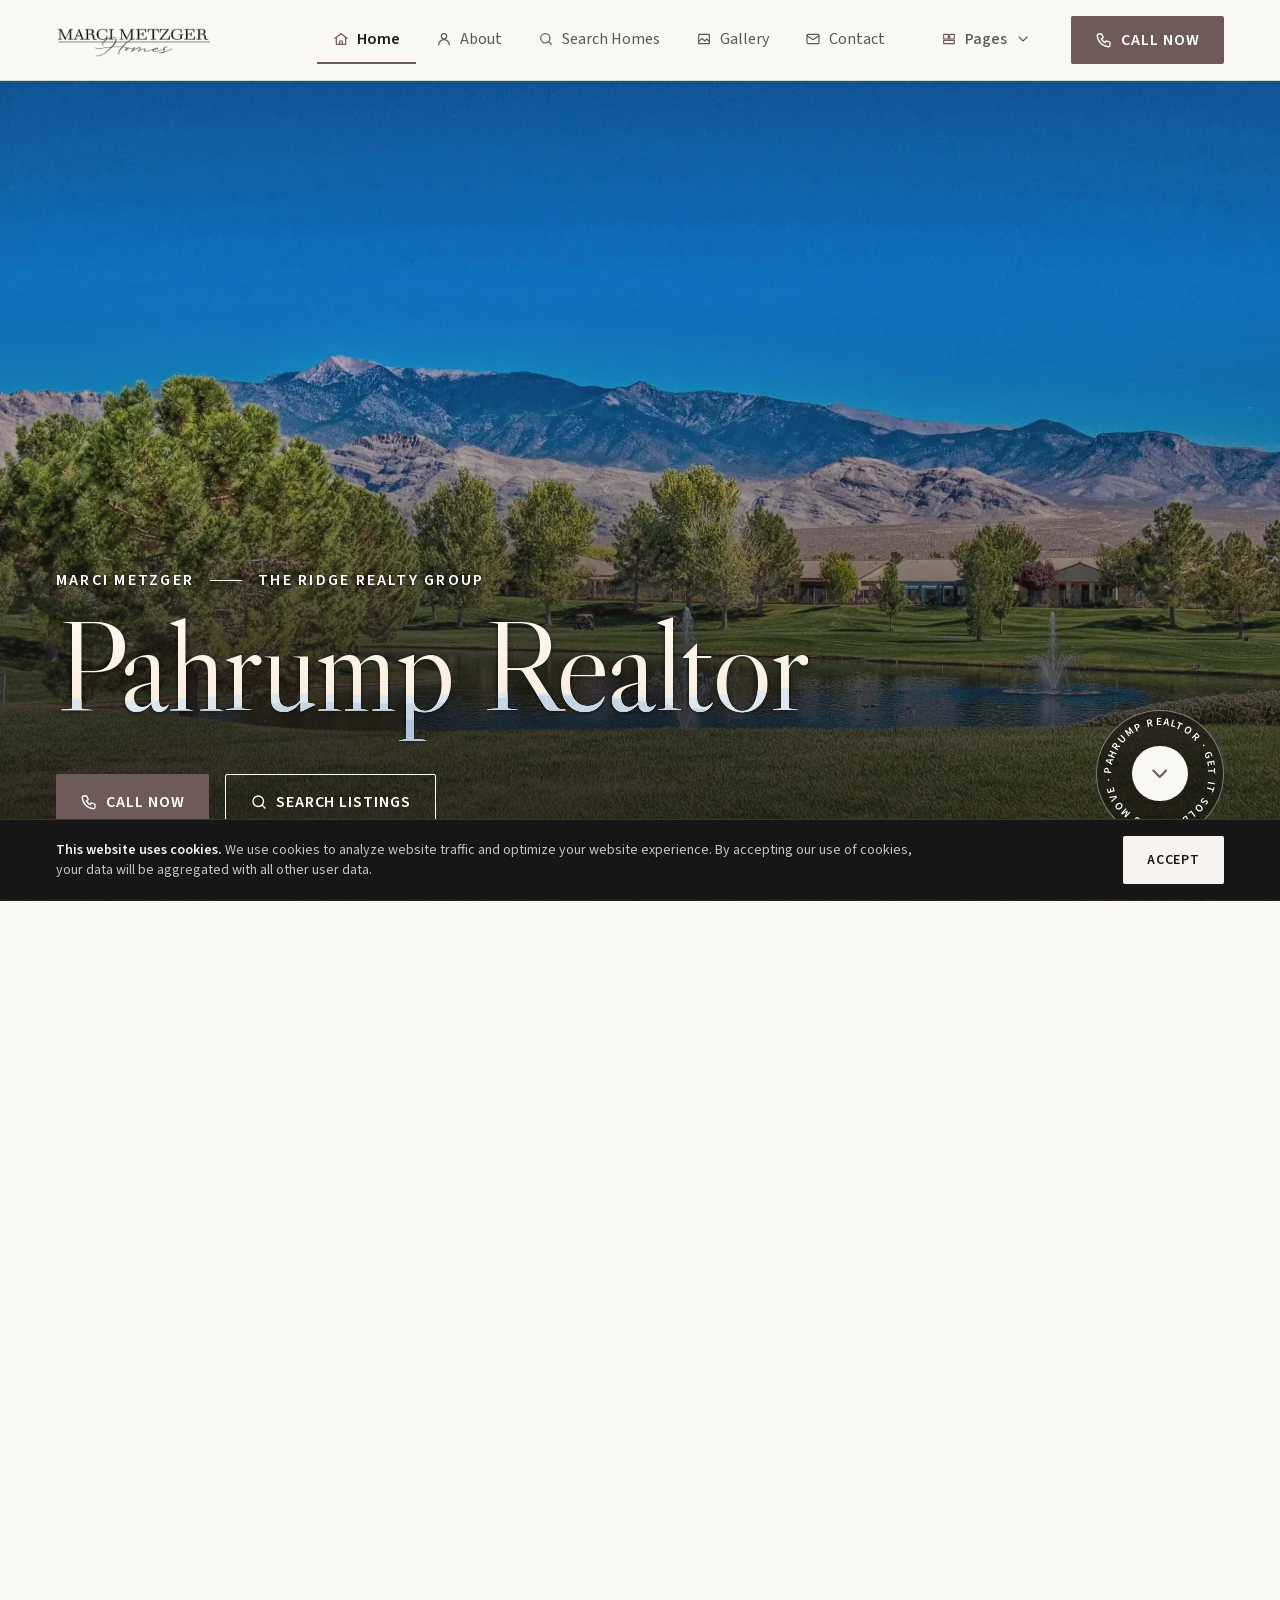
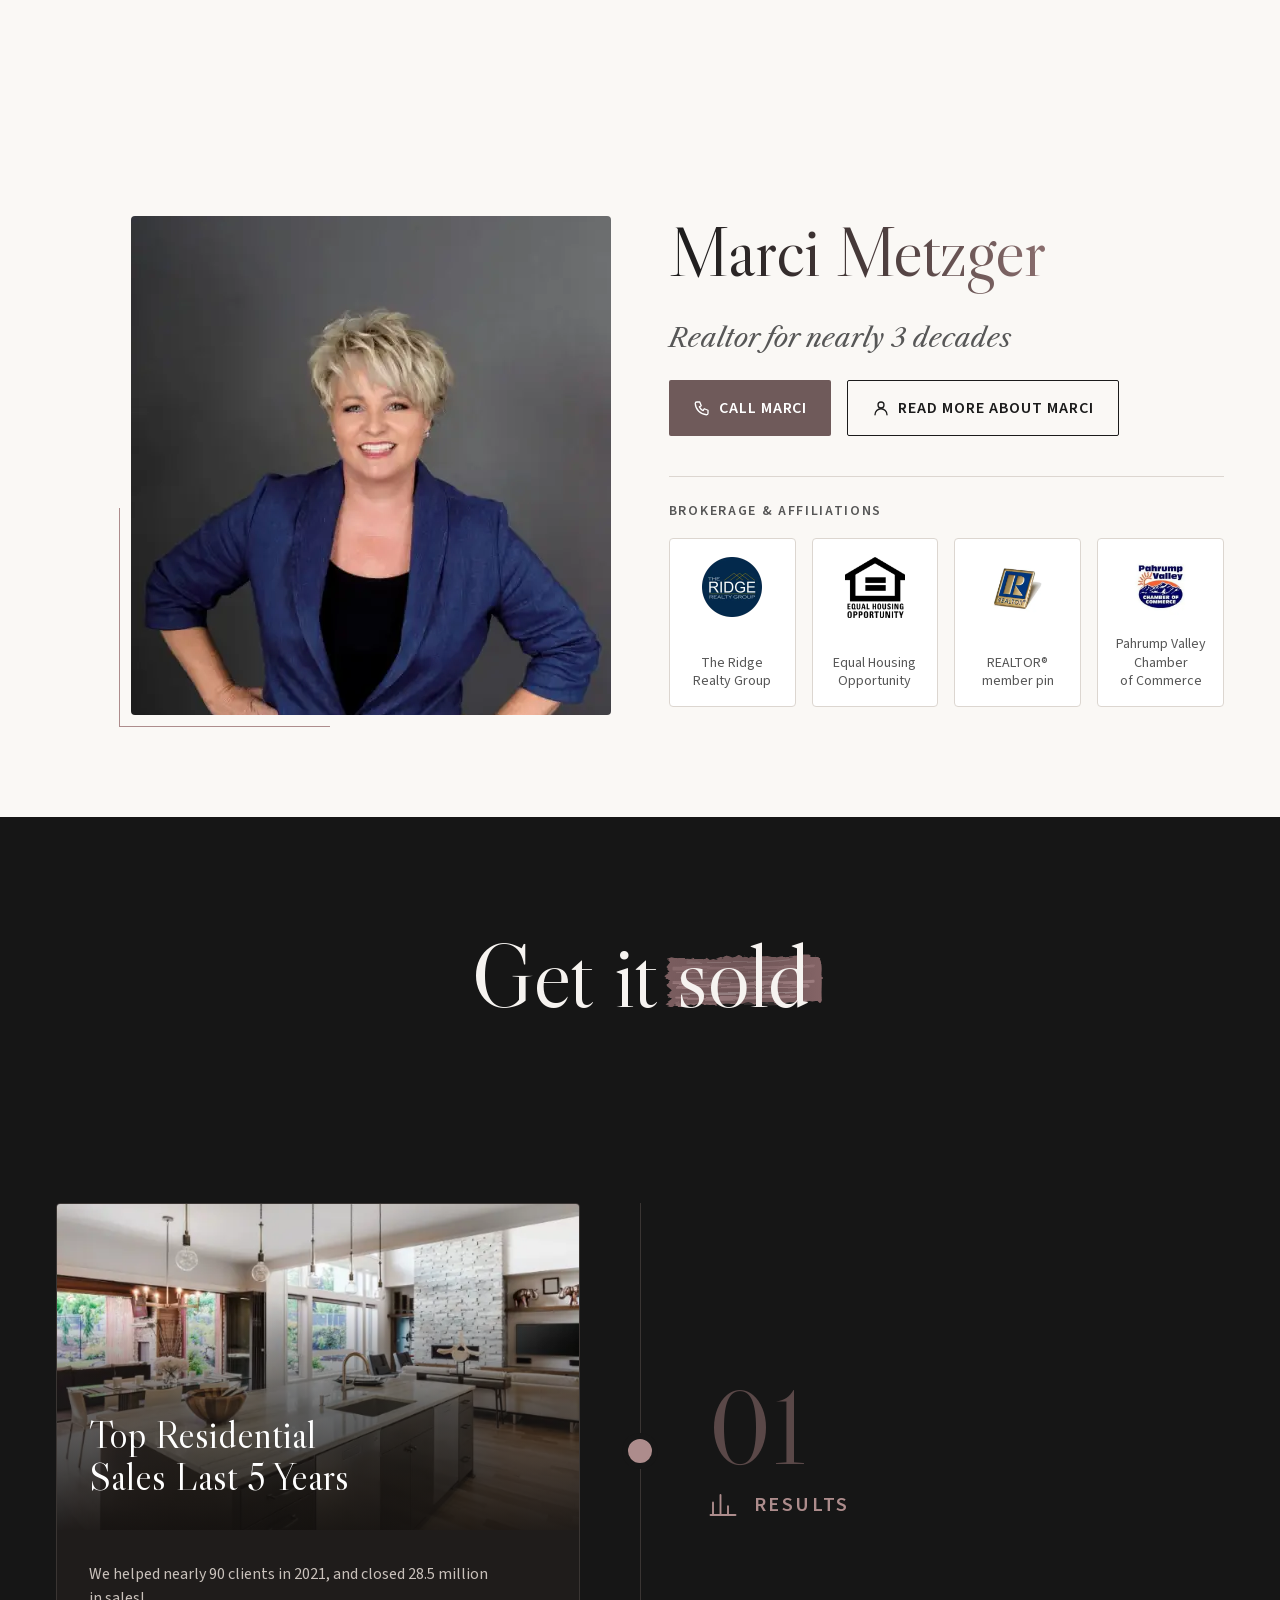
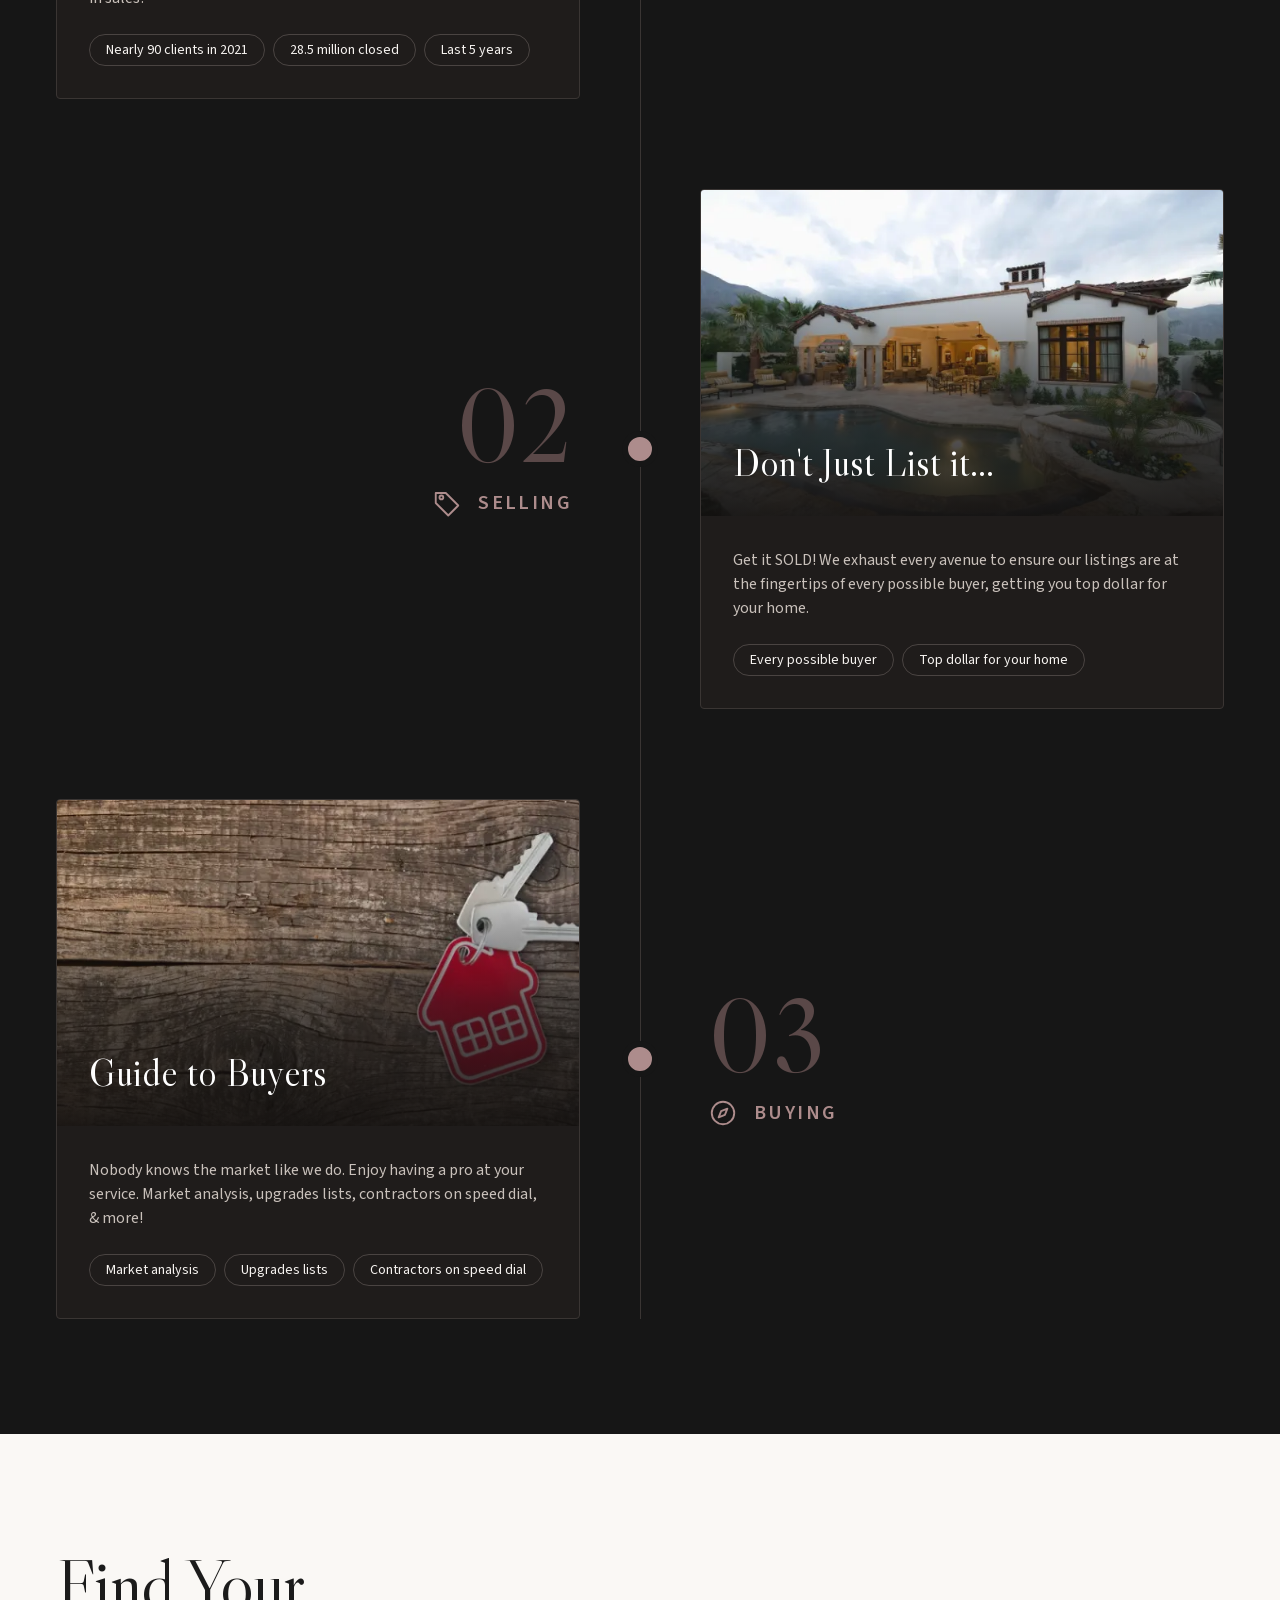
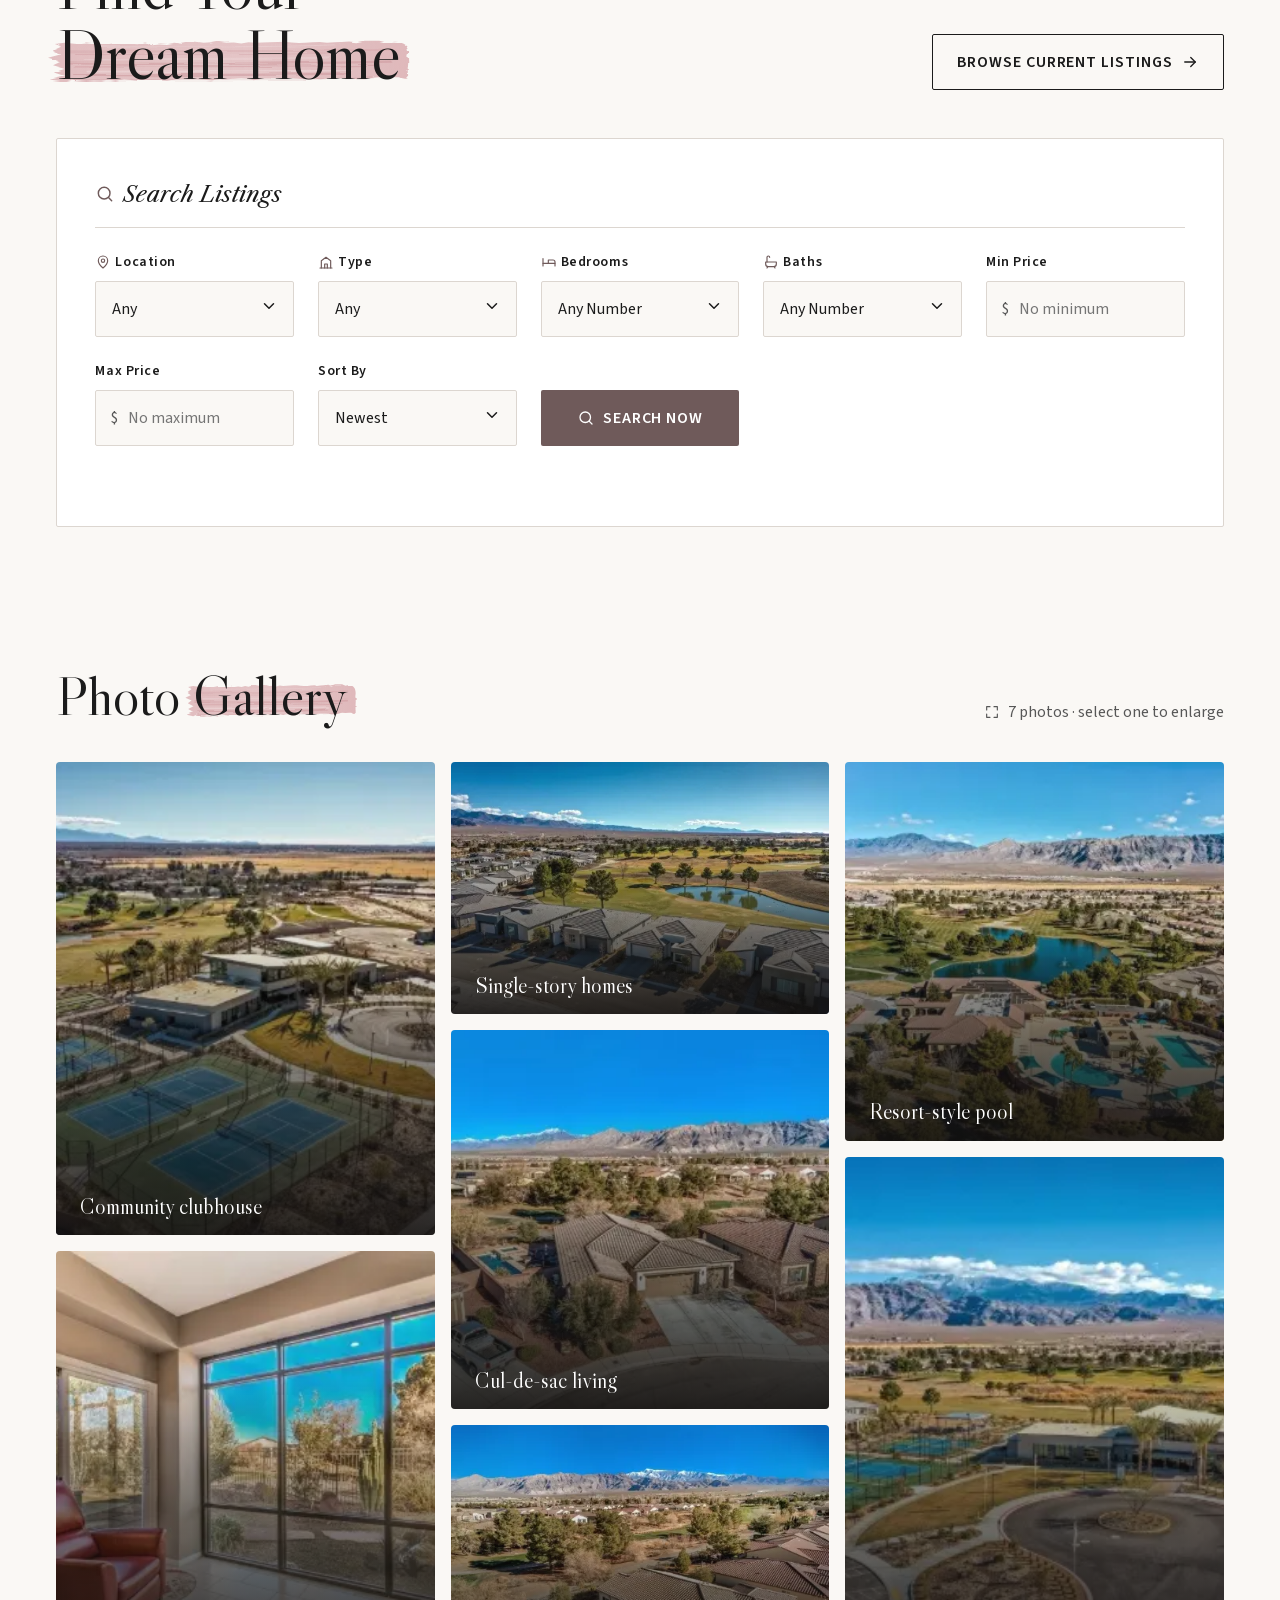
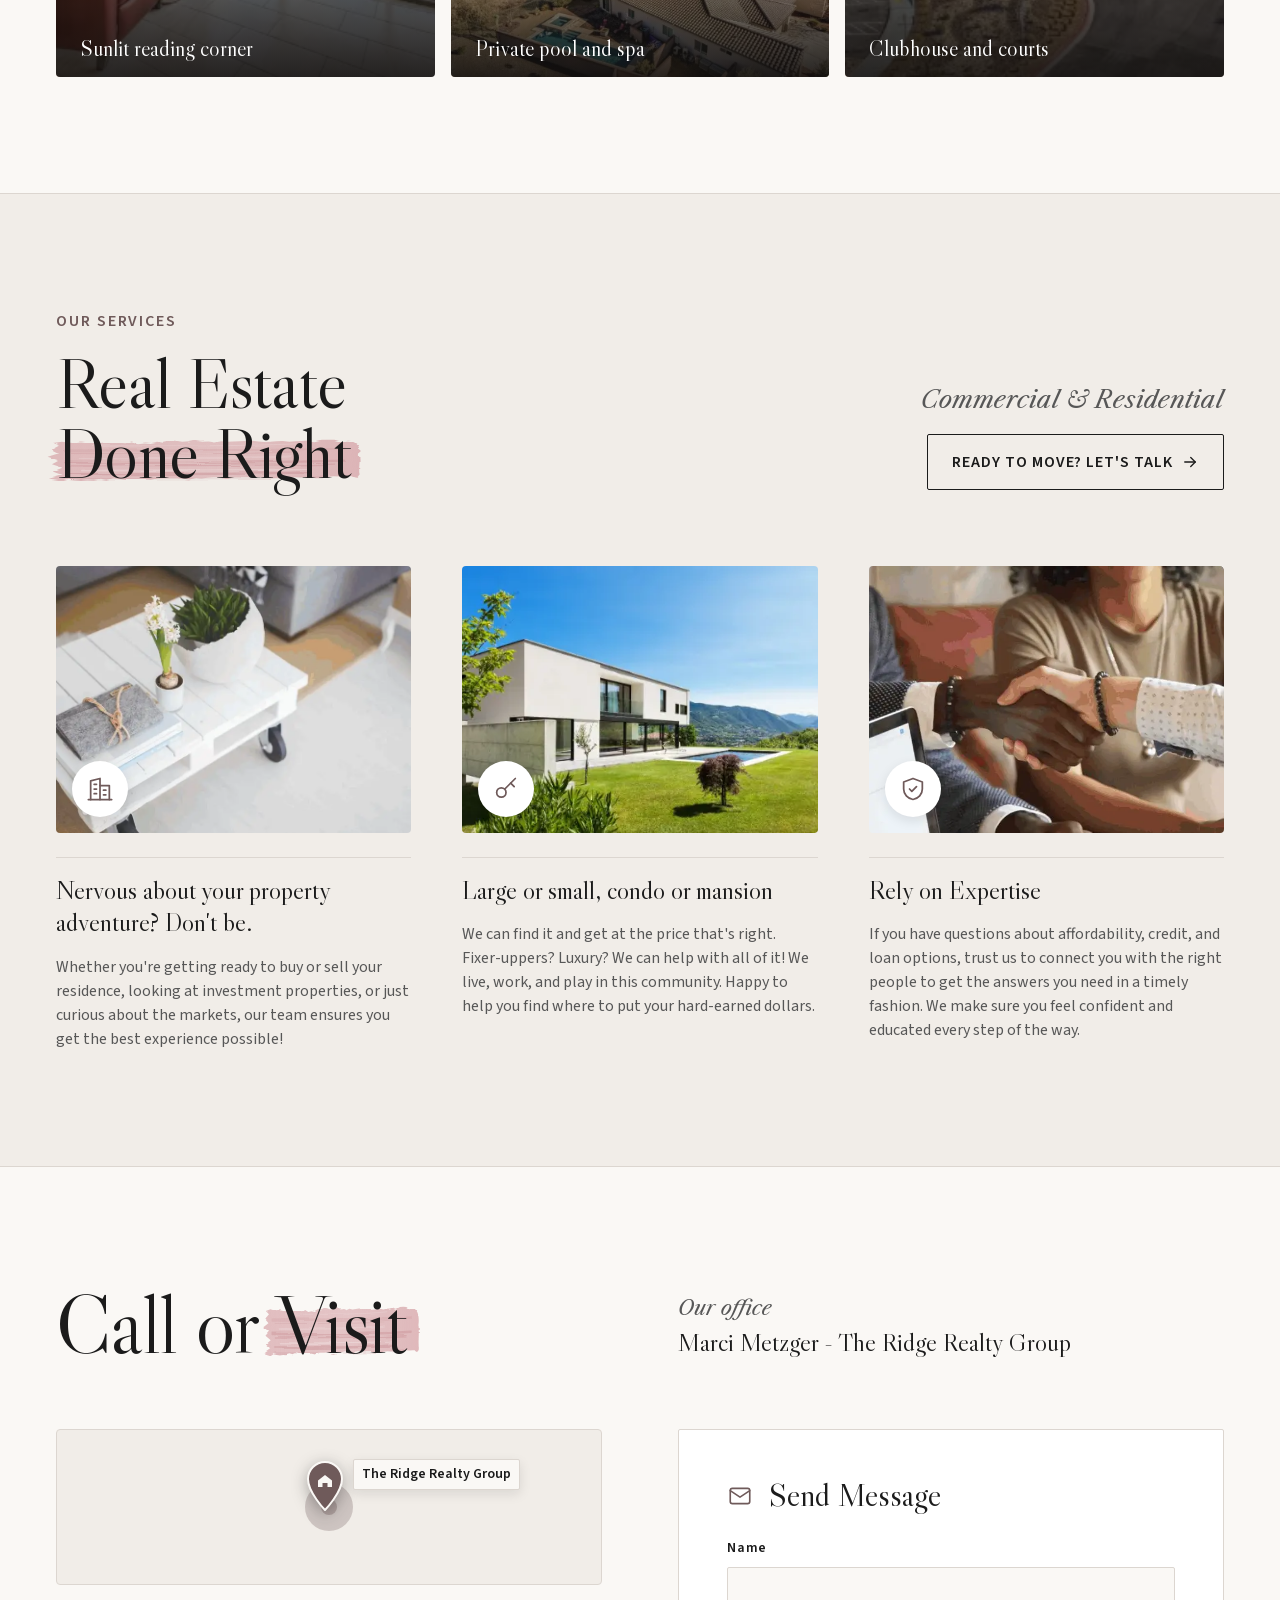
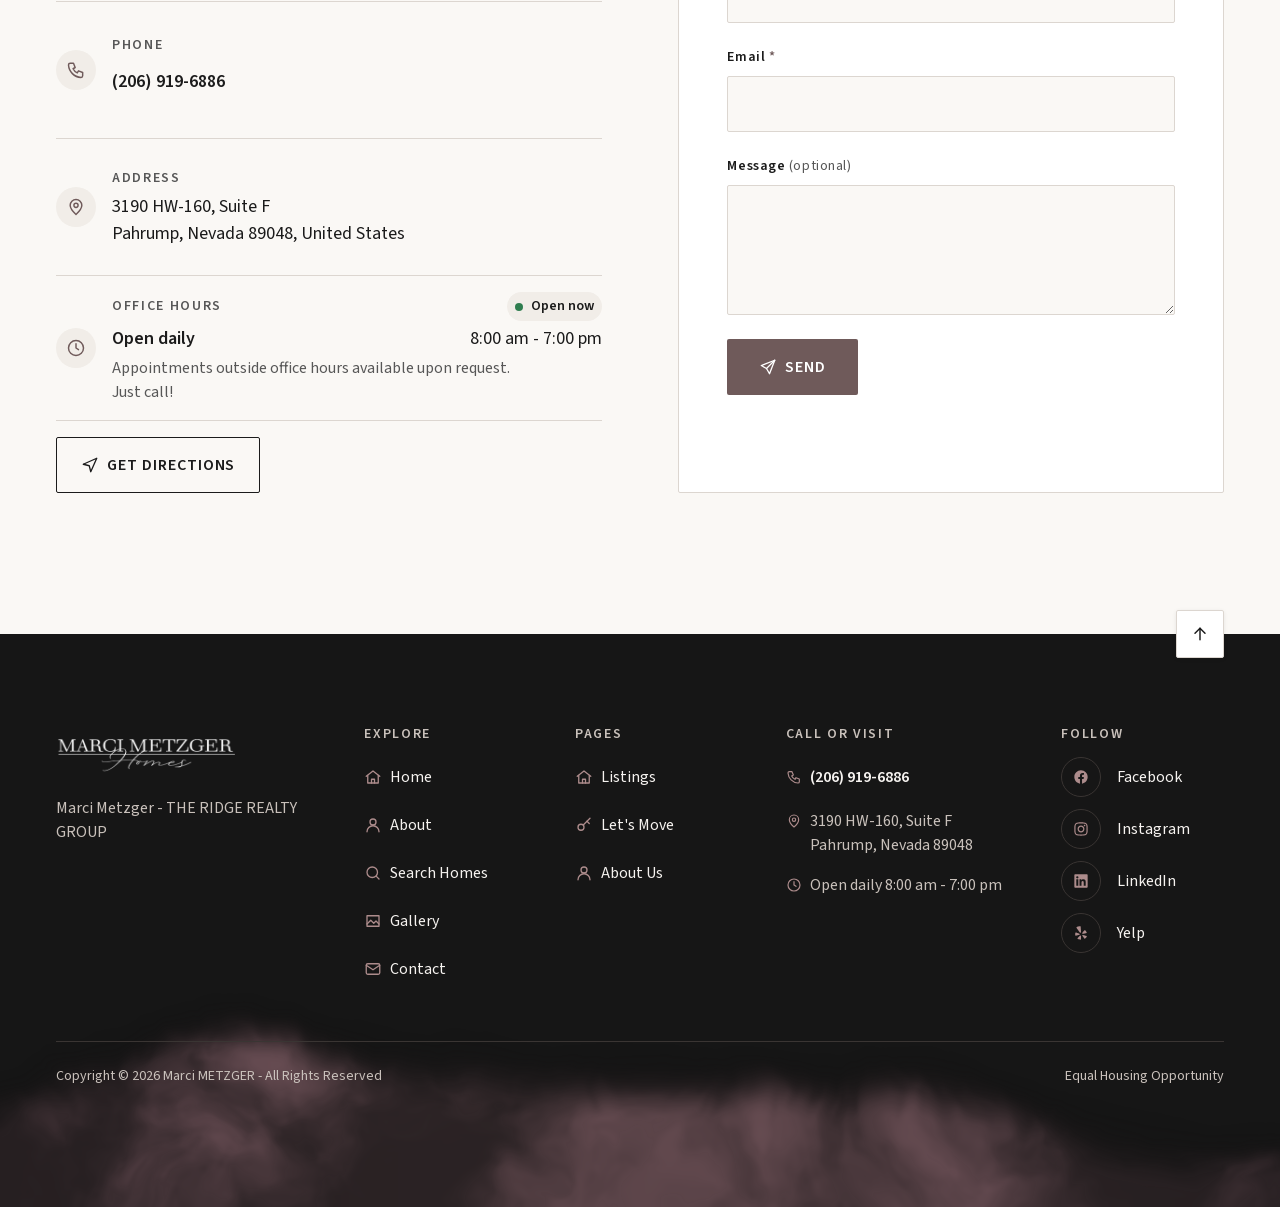
<file: index.html>
<!DOCTYPE html>
<html lang="en">
<head>
<meta charset="utf-8">
<meta name="viewport" content="width=device-width, initial-scale=1">
<title>Marci Metzger Homes | Pahrump Realtor | The Ridge Realty</title>
<meta name="description" content="Marci Metzger of The Ridge Realty Group, a Pahrump, Nevada Realtor for nearly 3 decades. Search listings, view the photo gallery, or call (206) 919-6886.">
<meta name="author" content="Marci Metzger Homes">
<meta name="application-name" content="Marci Metzger Homes">
<meta name="apple-mobile-web-app-title" content="Marci Metzger">
<meta name="theme-color" content="#FAF8F5">
<meta name="robots" content="index,follow">
<meta name="format-detection" content="telephone=yes">
<link rel="canonical" href="https://marci-metzger-homes.onrender.com/">
<meta property="og:type" content="website">
<meta property="og:site_name" content="Marci Metzger Homes">
<meta property="og:locale" content="en_US">
<meta property="og:url" content="https://marci-metzger-homes.onrender.com/">
<meta property="og:title" content="Marci Metzger Homes | Pahrump Realtor">
<meta property="og:description" content="MARCI METZGER - THE RIDGE REALTY GROUP. Pahrump Realtor for nearly 3 decades. Call (206) 919-6886.">
<meta property="og:image" content="https://marci-metzger-homes.onrender.com/assets/img/common/og-image.jpg">
<meta property="og:image:type" content="image/jpeg">
<meta property="og:image:width" content="1200">
<meta property="og:image:height" content="630">
<meta property="og:image:alt" content="Marci Metzger Homes logo and the words Pahrump Realtor beside a pond with fountains and desert mountains">
<meta name="twitter:card" content="summary_large_image">
<meta name="twitter:title" content="Marci Metzger Homes | Pahrump Realtor">
<meta name="twitter:description" content="MARCI METZGER - THE RIDGE REALTY GROUP. Pahrump Realtor for nearly 3 decades.">
<meta name="twitter:image" content="https://marci-metzger-homes.onrender.com/assets/img/common/og-image.jpg">
<meta name="twitter:image:alt" content="Marci Metzger Homes logo and the words Pahrump Realtor beside a pond with fountains and desert mountains">
<link rel="icon" href="favicon.ico" sizes="48x48">
<link rel="icon" href="assets/img/common/icons/logo_mark_01.svg" type="image/svg+xml">
<link rel="icon" href="assets/img/common/icons/favicon-32.png" type="image/png" sizes="32x32">
<link rel="apple-touch-icon" href="assets/img/common/icons/apple-touch-icon.png">
<link rel="manifest" href="site.webmanifest">
<script type="application/ld+json">{"@context":"https://schema.org","@type":"RealEstateAgent","name":"Marci Metzger - The Ridge Realty Group","url":"https://marci-metzger-homes.onrender.com/","image":"https://marci-metzger-homes.onrender.com/assets/img/common/og-image.jpg","telephone":"+1-206-919-6886","address":{"@type":"PostalAddress","streetAddress":"3190 HW-160, Suite F","addressLocality":"Pahrump","addressRegion":"NV","postalCode":"89048","addressCountry":"US"},"openingHoursSpecification":{"@type":"OpeningHoursSpecification","dayOfWeek":["Monday","Tuesday","Wednesday","Thursday","Friday","Saturday","Sunday"],"opens":"08:00","closes":"19:00"},"sameAs":["https://www.facebook.com/MarciHomes/","https://www.instagram.com/marcimetzger_theridge/","https://www.linkedin.com/in/marci-metzger-30642496/","https://www.yelp.com/biz/xr3yQN_m2SgO0R_7S6p62w"]}</script>
<link rel="preload" as="image" type="image/webp" imagesrcset="assets/img/top/img_hero_01_w640.webp 640w, assets/img/top/img_hero_01_w828.webp 828w, assets/img/top/img_hero_01_w1280.webp 1280w, assets/img/top/img_hero_01_w1440.webp 1440w, assets/img/top/img_hero_01_w1920.webp 1920w" imagesizes="100vw" fetchpriority="high">
<link rel="preload" as="image" type="image/svg+xml" href="assets/img/top/img_hero_window_front.svg?v=2">
<link rel="preload" as="image" type="image/svg+xml" href="assets/img/top/img_hero_window_mid.svg?v=2">
<link rel="preload" as="image" type="image/svg+xml" href="assets/img/top/img_hero_window_back.svg?v=2">

<link rel="preload" as="font" type="font/woff2" href="assets/fonts/source-sans-3-variable.woff2" crossorigin>
<link rel="preload" as="font" type="font/woff2" href="assets/fonts/libre-caslon-display-normal-400.woff2" crossorigin>
<link rel="preload" as="font" type="font/woff2" href="assets/fonts/libre-caslon-text-italic-400.woff2" crossorigin>
<script>document.documentElement.classList.add('js','is-loading')</script>
<style>
@font-face { font-family: "Libre Caslon Display"; font-style: normal; font-weight: 400; font-display: swap; src: url("assets/fonts/libre-caslon-display-normal-400.woff2") format("woff2"); unicode-range: U+0-FF, U+131, U+152-153, U+2BB-2BC, U+2C6, U+2DA, U+2DC, U+304, U+308, U+329, U+2000-206F, U+20AC, U+2122, U+2191, U+2193, U+2212, U+2215, U+FEFF, U+FFFD; }
@font-face { font-family: "Libre Caslon Text"; font-style: italic; font-weight: 400; font-display: swap; src: url("assets/fonts/libre-caslon-text-italic-400.woff2") format("woff2"); unicode-range: U+0-FF, U+131, U+152-153, U+2BB-2BC, U+2C6, U+2DA, U+2DC, U+304, U+308, U+329, U+2000-206F, U+20AC, U+2122, U+2191, U+2193, U+2212, U+2215, U+FEFF, U+FFFD; }
@font-face { font-family: "Libre Caslon Text"; font-style: normal; font-weight: 400; font-display: swap; src: url("assets/fonts/libre-caslon-text-normal-400.woff2") format("woff2"); unicode-range: U+0-FF, U+131, U+152-153, U+2BB-2BC, U+2C6, U+2DA, U+2DC, U+304, U+308, U+329, U+2000-206F, U+20AC, U+2122, U+2191, U+2193, U+2212, U+2215, U+FEFF, U+FFFD; }
@font-face { font-family: "Source Sans 3"; font-style: normal; font-weight: 400 600; font-display: swap; src: url("assets/fonts/source-sans-3-variable.woff2") format("woff2"); unicode-range: U+0-FF, U+131, U+152-153, U+2BB-2BC, U+2C6, U+2DA, U+2DC, U+304, U+308, U+329, U+2000-206F, U+20AC, U+2122, U+2191, U+2193, U+2212, U+2215, U+FEFF, U+FFFD; }
@font-face { font-family: "Caslon Display Fallback"; src: local("Times New Roman"), local("Liberation Serif"); size-adjust: 96.25%; ascent-override: 100.8%; descent-override: 28.05%; line-gap-override: 0%; }
@font-face { font-family: "Caslon Text Fallback"; font-style: normal; src: local("Times New Roman"), local("Liberation Serif"); size-adjust: 120.3%; ascent-override: 80.65%; descent-override: 21.6%; line-gap-override: 0%; }
@font-face { font-family: "Caslon Text Fallback"; font-style: italic; src: local("Times New Roman Italic"), local("TimesNewRomanPS-ItalicMT"), local("Liberation Serif Italic"); size-adjust: 125.4%; ascent-override: 77.3%; descent-override: 20.7%; line-gap-override: 0%; }
@font-face { font-family: "Source Sans Fallback"; src: local("Arial"), local("ArialMT"), local("Liberation Sans"); size-adjust: 93.4%; ascent-override: 109.2%; descent-override: 42.8%; line-gap-override: 0%; }
:root { --bg: #FAF8F5; --bg-2: #F1EDE8; --surface: #FFFFFF; --ink: #1B1B1B; --ink-2: #575757; --line: #DCD6D0; --accent: #6F5A5A; --accent-hover: #574545; --accent-soft: #AD8C8C; --dark: #161616; --on-dark: #F6F3F0; --on-dark-2: #C9C1BB; --display: 'Libre Caslon Display','Caslon Display Fallback',serif; --serif: 'Libre Caslon Text','Caslon Text Fallback',serif; --sans: 'Source Sans 3','Source Sans Fallback',sans-serif; --ease: cubic-bezier(.2,.8,.2,1); --shadow-2: 0 4px 12px rgba(22,22,22,.10); --shadow-3: 0 12px 32px rgba(22,22,22,.16); }
html { scroll-behavior: smooth; scroll-padding-top: 80px; }
*, ::before, ::after { box-sizing: border-box; }
body { margin: 0px; background: var(--bg); color: var(--ink); font-size: 1rem; font-family: var(--sans); line-height: 1.5; -webkit-font-smoothing: antialiased; overflow-x: hidden; }
img { display: block; max-width: 100%; }
h1, h2, h3, p { margin: 0px; }
a { color: var(--accent); text-underline-offset: 3px; }
:where(a):hover { color: var(--accent-hover); }
@media (min-width: 768px){:where(header nav a):hover { text-decoration: underline; text-underline-offset: 8px; }
}
:focus-visible { outline: 3px solid var(--accent); outline-offset: 3px; }
input, select, textarea, button { color: inherit; font: inherit; }
[hidden] { display: none !important; }
@media (max-width: 1179.98px){.hide-below-1180 { display: none !important; }
}
@media (min-width: 1180px){.hide-from-1180 { display: none !important; }
}
:root { --header-shadow: none; --hero-h: 180vh; --intro-op: 1; --intro-tf: none; --hero-h1-mb: 0; --hero-cta-dir: column; --hero-cta-align: flex-start; --svc-ta: left; --svc-js: start; --svc-ai: flex-start; --about-max: 100%; --about-min-h: 0; --about-js: stretch; --about-ratio: 4/5; --sold-head-ta: left; --sold-head-ai: flex-start; --tl-line-left: 15.5px; --tl-cols: 32px minmax(0,1fr); --tl-gap: 16px; --tl-card-l: 2; --tl-card-r: 2; --tl-mark-col: 1; --tl-mark-align: start; --tl-mark-top: 28px; --gallery-cols: repeat(1,minmax(0,1fr)); --office-ws: normal; --map-ratio: 16/10; --wall-cols: minmax(0,1fr); --wall-h: 280px; --lm-contact-cols: minmax(0,1fr); --about-hero-cols: minmax(0,1fr); --about-img-max: 100%; --about-img-js: start; --about-img-ratio: 1/1; --foot-cols: repeat(2,minmax(0,1fr)); --foot-brand: 1 / -1; --foot-wide: 1 / -1; --foot-pad: 28px; --open-dot: var(--accent-soft); --top-op: 0; --top-vis: hidden; --top-tf: translateY(8px); --top-delay: 200ms; --top-bottom: 24px; }
@media (min-width: 560px){:root { --gallery-cols: repeat(2,minmax(0,1fr)); }
}
@media (min-width: 600px){:root { --about-ratio: 4/3; }
}
@media (min-width: 640px){:root { --hero-h1-mb: -48px; --hero-cta-dir: row; --hero-cta-align: flex-end; --svc-ta: right; --svc-js: end; --svc-ai: flex-end; --map-ratio: 5/2; --wall-cols: minmax(0,1fr) minmax(0,1fr); --wall-h: 400px; --about-hero-cols: minmax(0,5fr) minmax(0,7fr); --about-img-max: 400px; --about-img-ratio: 4/5; --foot-cols: repeat(4,minmax(0,1fr)); --foot-wide: auto; }
}
@media (min-width: 720px){:root { --about-img-js: end; }
}
@media (min-width: 880px){:root { --about-max: 480px; --about-min-h: 424px; --about-js: end; --about-ratio: auto; }
}
@media (min-width: 960px){:root { --sold-head-ta: center; --sold-head-ai: center; --tl-line-left: calc(50% - .5px); --tl-cols: minmax(0,1fr) 72px minmax(0,1fr); --tl-gap: 24px; --tl-card-l: 1; --tl-card-r: 3; --tl-mark-col: 2; --tl-mark-align: center; --tl-mark-top: 0px; --gallery-cols: repeat(3,minmax(0,1fr)); --map-ratio: 7/2; --wall-h: 440px; }
}
@media (min-width: 1100px){:root { --office-ws: nowrap; --lm-contact-cols: repeat(2,minmax(0,1fr)); --foot-cols: 1.6fr 1fr 1fr 1.4fr 1fr; --foot-brand: auto; }
}
@media (prefers-reduced-motion: reduce){:root { --hero-h: calc(100dvh - 80px); }
}
html.js:not(.is-hero-in) { --intro-op: 0; --intro-tf: translateY(16px); }
[data-nav-link] { --nav-line: transparent; --nav-color: var(--ink-2); --nav-weight: 400; --nav-icon: currentColor; }
[data-pages-toggle] { --pages-color: var(--ink-2); --pages-chev: none; }
body:not([data-route="home"]) [data-pages-toggle], [data-pages-toggle][aria-expanded="true"] { --pages-color: var(--ink); }
.app__div { min-height: 100vh; background: var(--bg); color: var(--ink); }
.app__a { position: absolute; top: -80px; left: 16px; z-index: 100; padding: 16px; background: var(--ink); color: var(--bg); text-decoration: none; }
.header__header { position: sticky; top: 0px; z-index: 40; border-bottom: 1px solid var(--line); background: var(--bg); box-shadow: var(--header-shadow); transition: box-shadow 200ms var(--ease); }
.header__div { display: flex; max-width: 1280px; height: 80px; margin: 0px auto; padding: 0px clamp(24px, 5vw, 56px); align-items: center; gap: 16px; }
.header__a { display: flex; min-height: 48px; margin-right: auto; align-items: center; }
.header__img { width: 154px; height: 48px; }
.header__nav { display: flex; align-items: center; gap: 24px; }
.header__ul { display: flex; margin: 0px; padding: 0px; list-style: none; gap: 4px; }
.header__a-2 { display: flex; min-height: 48px; padding: 0px 16px; border-bottom: 2px solid var(--nav-line); color: var(--nav-color); font-size: 1rem; font-weight: var(--nav-weight); white-space: nowrap; text-decoration: none; align-items: center; gap: 8px; transition: color 160ms var(--ease), border-color 160ms var(--ease); }
.header__svg { color: var(--nav-icon); flex: 0 0 auto; }
.header__div-2 { position: relative; }
.header__svg-2 { color: var(--accent); flex: 0 0 auto; }
.header__svg-3 { flex: 0 0 auto; transform: var(--pages-chev); transition: transform 200ms var(--ease); }
.header__div-3 { position: absolute; top: calc(100% + 16px); right: 0px; z-index: 50; width: 360px; padding: 8px; border: 1px solid var(--line); border-radius: 4px; background: var(--surface); box-shadow: var(--shadow-3); animation: mmFade 160ms var(--ease); }
.header__ul-2 { display: flex; margin: 0px; padding: 0px; list-style: none; flex-direction: column; gap: 4px; }
.header__a-3 { display: flex; padding: 16px; border-radius: 4px; background: transparent; color: var(--ink); text-decoration: none; align-items: center; gap: 16px; transition: background 160ms var(--ease); }
.header__span { display: grid; width: 40px; height: 40px; border-radius: 50%; background: var(--bg-2); color: var(--accent); place-items: center; flex: 0 0 auto; }
.header__span-2 { display: flex; min-width: 0px; flex-direction: column; gap: 0px; }
.header__span-3 { font-size: 1rem; font-weight: 600; line-height: 1.5; }
.header__span-4 { color: var(--ink-2); font-size: 0.875rem; line-height: 1.5; }
.header__svg-4 { margin-left: auto; color: var(--ink-2); flex: 0 0 auto; }
.header__a-4 { display: inline-flex; min-height: 48px; padding: 0px 24px; border-radius: 2px; background: var(--accent); color: rgb(255, 255, 255); font-size: 1rem; font-weight: 600; text-decoration: none; letter-spacing: 0.06em; align-items: center; gap: 8px; text-transform: uppercase; transition: background 200ms var(--ease); }
.header__a-5 { display: inline-flex; width: 48px; height: 48px; border-radius: 2px; background: var(--accent); color: rgb(255, 255, 255); align-items: center; justify-content: center; }
.header__button-2 { display: inline-flex; min-width: 120px; min-height: 48px; padding: 0px 16px; border: 1px solid var(--line); border-radius: 4px; background: var(--surface); color: var(--ink); font-size: 1rem; font-weight: 600; cursor: pointer; align-items: center; justify-content: center; gap: 8px; }
.app__main { outline: none; }
.header__a-2:hover { color: var(--ink); }
.header__a-3:hover { background: var(--bg-2); color: var(--ink); }
.header__a-4:hover { background: var(--accent-hover); color: rgb(255, 255, 255); }
.app__a:focus { top: 16px; }
@keyframes mmWallUp { 
  0% { transform: translateY(0px); }
  100% { transform: translateY(-50%); }
}
@keyframes mmWallDown { 
  0% { transform: translateY(-50%); }
  100% { transform: translateY(0px); }
}
@keyframes mmFill { 
  0%, 8% { background-position: 100% 0px; }
  42%, 58% { background-position: 0px 0px; }
  92%, 100% { background-position: 100% 0px; }
}
@keyframes mmLineUp { 
  0% { opacity: 0; transform: translateY(16px); }
  100% { opacity: 1; transform: none; }
}
@keyframes mmPop { 
  0% { opacity: 0; transform: scale(0.4); }
  60% { opacity: 1; transform: scale(1.12); }
  80% { transform: scale(0.96); }
  100% { opacity: 1; transform: scale(1); }
}
@keyframes mmDrawer { 
  0% { transform: translateX(100%); }
  100% { transform: none; }
}
@keyframes mmFade { 
  0% { opacity: 0; }
  100% { opacity: 1; }
}
@keyframes mmDrift { 
  0% { transform: scale(1.04) translate3d(0px, 0px, 0px); }
  100% { transform: scale(1.12) translate3d(-2%, -1.5%, 0px); }
}
@keyframes mmShimmer { 
  0% { transform: translateX(-120%) skewX(-14deg); }
  45%, 100% { transform: translateX(320%) skewX(-14deg); }
}
@keyframes mmSpin { 
  100% { transform: rotate(360deg); }
}
@keyframes mmPin { 
  0% { opacity: 0.9; transform: scale(0.4); }
  100% { opacity: 0; transform: scale(2.2); }
}
@keyframes mmBob { 
  0%, 100% { transform: translateY(-2px); }
  50% { transform: translateY(3px); }
}
@keyframes mmDrift { 
  0% { background-position: 0px 100%, 0px 100%, 0px 100%, 0px 0px; }
  100% { background-position: -72em 100%, -48em 100%, -24em 100%, 0px 0px; }
}
@keyframes mmGlint { 
  0% { background-position: 120% 0px, 0px 0px; }
  35%, 100% { background-position: -20% 0px, 0px 0px; }
}
@keyframes mmRipple { 
  0% { opacity: 0.7; transform: scale(1); }
  100% { opacity: 0; transform: scale(3.4); }
}
@media (prefers-reduced-motion: reduce){html { scroll-behavior: auto; }
* { transition: none !important; animation: none !important; }
}
picture { display: contents; }
.icon-toggle:not([hidden]) { display: contents; }
.header__button { display: flex; min-height: 48px; padding: 0px 16px; border-width: 0px 0px 2px; border-style: none none solid; border-color: currentcolor currentcolor transparent; border-image: none; background: transparent; color: var(--pages-color); font-size: 1rem; font-weight: 500; white-space: nowrap; cursor: pointer; align-items: center; gap: 8px; transition: color 160ms var(--ease); }
.hero__section { position: relative; height: var(--hero-h); }
.hero__div { position: sticky; top: 80px; min-height: 520px; height: calc(100dvh - 80px); overflow: hidden; background: var(--bg); }
.hero__div-2 { position: absolute; background: var(--bg-2); inset: 0px; clip-path: inset(0px); will-change: clip-path; }
.hero__img { width: 100%; height: 100%; object-fit: cover; object-position: center 60%; }
.hero__div-3 { position: absolute; background: linear-gradient(rgba(24, 20, 19, 0.22) 0%, rgba(24, 20, 19, 0.06) 24%, rgba(28, 23, 22, 0.28) 46%, rgba(26, 21, 20, 0.62) 68%, rgba(20, 17, 16, 0.84) 100%); inset: 0px; }
.hero__div-4 { position: absolute; background: radial-gradient(95% 65% at 18% 96%, rgba(30, 24, 23, 0.5) 0%, rgba(30, 24, 23, 0.22) 50%, rgba(30, 24, 23, 0) 75%); inset: 0px; }
.hero__div-5 { position: absolute; right: 0px; bottom: 0px; left: 0px; will-change: opacity, transform; }
.hero__div-6 { display: flex; position: relative; max-width: 1280px; margin: 0px auto; padding: 0px clamp(24px, 5vw, 56px) clamp(32px, 7vh, 80px); flex-wrap: wrap; align-items: flex-end; justify-content: space-between; gap: 32px 48px; }
.hero__h1 { display: flex; min-width: 0px; margin-bottom: var(--hero-h1-mb); color: rgb(255, 255, 255); font-weight: 400; flex-direction: column; gap: 16px; }
.hero__span { display: flex; color: rgb(255, 255, 255); font-size: 1rem; font-weight: 600; font-family: var(--sans); letter-spacing: 0.14em; opacity: var(--intro-op); flex-wrap: wrap; align-items: center; gap: 8px 16px; text-transform: uppercase; text-shadow: rgba(0, 0, 0, 0.55) 0px 1px 3px; transform: var(--intro-tf); transition: opacity 700ms var(--ease) 0ms, transform 700ms var(--ease) 0ms; }
.hero__span-2 { width: 32px; height: 1px; background: rgb(246, 243, 240); }
.hero__span-3 { display: block; opacity: var(--intro-op); filter: drop-shadow(0px 1px 2px rgba(0, 0, 0, 0.55)) drop-shadow(0px 4px 18px rgba(0, 0, 0, 0.45)); text-wrap: balance; transform: var(--intro-tf); transition: opacity 700ms var(--ease) 140ms, transform 700ms var(--ease) 140ms; }
.hero__span-4 { display: inline; background-image: url("assets/img/top/img_hero_window_front.svg?v=2"), url("assets/img/top/img_hero_window_mid.svg?v=2"), url("assets/img/top/img_hero_window_back.svg?v=2"), linear-gradient(rgb(255, 251, 245) 0%, rgb(251, 241, 228) 55%, rgb(244, 230, 214) 100%); background-position: 0px 100%, 0px 100%, 0px 100%, 0px 0px; color: transparent; font-size: clamp(3.25rem, 10vw, 9rem); font-family: var(--display); line-height: 0.92; letter-spacing: -0.02em; background-size: 8em 1.15em, 12em 1.15em, 24em 1.15em, 100% 100%; background-repeat: repeat-x, repeat-x, repeat-x, no-repeat; background-clip: text; -webkit-text-fill-color: transparent; -webkit-box-decoration-break: clone; box-decoration-break: clone; animation: 480s linear 0s infinite normal none running mmDrift; }
.hero__div-7 { display: flex; width: 100%; flex-direction: var(--hero-cta-dir); flex-wrap: wrap; align-items: var(--hero-cta-align); justify-content: space-between; gap: 24px 32px; }
.hero__div-8 { display: flex; padding-bottom: 8px; opacity: var(--intro-op); flex-wrap: wrap; gap: 16px; transform: var(--intro-tf); transition: opacity 700ms var(--ease) 280ms, transform 700ms var(--ease) 280ms; }
.hero__a { display: inline-flex; min-height: 56px; padding: 0px 24px; border-radius: 2px; background: var(--accent); color: rgb(255, 255, 255); font-size: 1rem; font-weight: 600; text-decoration: none; letter-spacing: 0.06em; align-items: center; gap: 8px; text-transform: uppercase; transition: background 200ms var(--ease); }
.hero__a-2 { display: inline-flex; min-height: 56px; padding: 0px 24px; border: 1px solid rgb(255, 255, 255); border-radius: 2px; color: rgb(255, 255, 255); font-size: 1rem; font-weight: 600; text-decoration: none; letter-spacing: 0.06em; align-items: center; gap: 8px; text-transform: uppercase; transition: background 200ms var(--ease), color 200ms var(--ease); }
.hero__a-3 { display: grid; position: relative; width: clamp(104px, 10vw, 144px); height: clamp(104px, 10vw, 144px); border: 1px solid rgba(255, 255, 255, 0.4); border-radius: 50%; background: rgba(24, 20, 19, 0.62); color: rgb(255, 255, 255); text-decoration: none; flex: 0 0 auto; place-items: center; backdrop-filter: blur(6px); transition: background 250ms var(--ease), transform 250ms var(--ease); }
.hero__svg { position: absolute; width: 100%; height: 100%; inset: 0px; animation: 28s linear 0s infinite normal none running mmSpin; }
.hero__text { font-size: 12px; font-weight: 600; font-family: var(--sans); letter-spacing: 0.18em; text-transform: uppercase; }
.hero__span-5 { display: grid; position: relative; width: 44%; height: 44%; border-radius: 50%; background: rgb(250, 248, 245); color: var(--accent); place-items: center; }
.hero__svg-2 { animation: 1.6s ease-in-out 0s infinite normal none running mmBob; }
.hero__div-9 { display: flex; position: absolute; right: 0px; bottom: 0px; left: 0px; height: 16%; opacity: 0; align-items: center; justify-content: center; pointer-events: none; }
.hero__p { display: flex; padding: 0px 24px; color: var(--ink-2); font-size: 1rem; flex-wrap: wrap; justify-content: center; align-items: center; gap: 4px 24px; }
.hero__span-6 { display: inline-flex; font-family: var(--serif); align-items: center; gap: 8px; font-style: italic; }
.hero__span-7 { display: inline-flex; color: var(--ink); font-weight: 600; align-items: center; gap: 8px; }
.about__section { max-width: 1280px; margin: 0px auto; padding: clamp(72px, 9vw, 128px) clamp(24px, 5vw, 56px) clamp(64px, 8vw, 112px); }
.about__div { display: grid; grid-template-columns: repeat(auto-fit, minmax(min(100%, 376px), 1fr)); gap: 40px clamp(32px, 4.5vw, 64px); align-items: stretch; }
.about__div-2 { position: relative; max-width: var(--about-max); width: 100%; min-height: var(--about-min-h); justify-self: var(--about-js); aspect-ratio: var(--about-ratio); }
.about__img { position: absolute; width: 100%; height: 100%; border-radius: 4px; background: var(--bg-2); inset: 0px; object-fit: cover; object-position: center 18%; }
.about__div-3 { position: absolute; bottom: -12px; left: -12px; width: 44%; height: 44%; border-bottom: 1px solid var(--accent-soft); border-left: 1px solid var(--accent-soft); pointer-events: none; }
.about__div-4 { display: flex; max-width: 560px; padding: 8px 0px; flex-direction: column; justify-content: center; gap: 24px; }
.about__h2 { margin-top: -0.1em; font-size: clamp(2.5rem, 5.5vw, 4.5rem); font-weight: 400; font-family: var(--display); line-height: 1; letter-spacing: -0.01em; text-wrap: balance; }
.about__span { display: inline-block; padding-bottom: 0.12em; background-image: linear-gradient(100deg, rgba(255, 255, 255, 0) 42%, rgba(255, 255, 255, 0.85) 50%, rgba(255, 255, 255, 0) 58%), linear-gradient(90deg, rgb(27, 27, 27) 0%, rgb(74, 60, 60) 55%, rgb(138, 110, 110) 100%); background-position: 120% 0px, 0px 0px; color: transparent; background-size: 250% 100%, 100% 100%; background-repeat: no-repeat; background-clip: text; -webkit-text-fill-color: transparent; animation: 7s cubic-bezier(0.45, 0, 0.25, 1) 1s infinite normal none running mmGlint; }
.about__p { max-width: 32ch; color: var(--ink-2); font-size: clamp(1.25rem, 2.2vw, 1.625rem); font-family: var(--serif); line-height: 1.4; font-style: italic; text-wrap: balance; }
.about__div-5 { display: flex; flex-wrap: wrap; gap: 16px; }
.about__a { display: inline-flex; min-height: 56px; padding: 0px 24px; border-radius: 2px; background: var(--accent); color: rgb(255, 255, 255); font-size: 1rem; font-weight: 600; text-decoration: none; letter-spacing: 0.06em; align-items: center; gap: 8px; text-transform: uppercase; transition: background 200ms var(--ease); }
.about__a-2 { display: inline-flex; min-height: 56px; padding: 0px 24px; border: 1px solid var(--ink); border-radius: 2px; color: var(--ink); font-size: 1rem; font-weight: 600; text-decoration: none; letter-spacing: 0.06em; align-items: center; gap: 8px; text-transform: uppercase; transition: background 200ms var(--ease), color 200ms var(--ease); }
.about__div-6 { display: flex; margin-top: 16px; padding-top: 24px; border-top: 1px solid var(--line); flex-direction: column; gap: 16px; }
.about__p-2 { color: var(--ink-2); font-size: 0.875rem; font-weight: 600; letter-spacing: 0.12em; text-transform: uppercase; }
.about__ul { display: grid; margin: 0px; padding: 0px; list-style: none; grid-template-columns: repeat(auto-fit, minmax(min(100%, 118px), 1fr)); gap: 16px; }
.about__li { display: flex; padding: 16px; border: 1px solid var(--line); border-radius: 4px; background: var(--surface); text-align: center; flex-direction: column; align-items: center; justify-content: space-between; gap: 16px; transition: border-color 200ms var(--ease), transform 200ms var(--ease), box-shadow 200ms var(--ease); }
.about__span-2 { display: flex; width: 100%; height: 64px; align-items: center; justify-content: center; }
.about__img-2 { max-width: 100%; width: auto; max-height: 64px; height: auto; object-fit: contain; }
.about__span-3 { color: var(--ink-2); font-size: 0.875rem; line-height: 1.3; text-wrap: balance; }
.header__button:hover { color: var(--ink); }
.hero__a:hover { background: var(--accent-hover); color: rgb(255, 255, 255); }
.hero__a-2:hover { background: rgb(255, 255, 255); color: var(--ink); }
.hero__a-3:hover { background: rgba(111, 90, 90, 0.7); color: rgb(255, 255, 255); transform: scale(1.04); }
.about__a:hover { background: var(--accent-hover); color: rgb(255, 255, 255); }
.about__a-2:hover { background: var(--ink); color: var(--bg); }
.about__li:hover { border-color: var(--accent-soft); transform: translateY(-2px); box-shadow: var(--shadow-2); }
@media (max-width: 639.98px){[data-ref="hero-caption"] { height: 22%; }
}
html.is-loading *,html.is-loading *::before,html.is-loading *::after{transition:none!important}
</style>
<link rel="stylesheet" href="assets/css/common.css?v=1fvn79" media="print" onload="this.media='all'">
<link rel="stylesheet" href="assets/css/top.css?v=u7nwal" media="print" onload="this.media='all'">
<noscript><link rel="stylesheet" href="assets/css/common.css?v=1fvn79"><link rel="stylesheet" href="assets/css/top.css?v=u7nwal"></noscript>
<script src="assets/js/main.min.js?v=v0n3f" defer></script>
<script src="assets/js/footer-smoke.min.js?v=18epph" defer></script>
</head>
<body data-route="home">
<div id="top" class="app__div">
<a href="#main" class="app__a">Skip to content</a>

<!-- Start of header area -->
<header class="site-header header__header">
  <div class="header__div">
    <a href="#home" aria-label="Marci Metzger Homes, home" class="header__a">
      <picture><source type="image/webp" srcset="assets/img/common/img_logo_01_w384.webp 384w" sizes="154px"><img src="assets/img/common/img_logo_01.png" decoding="async" alt="Marci Metzger Homes" width="154" height="48" class="header__img"></picture>
    </a>
    
      <nav class="nav-menu hide-below-1180 header__nav" aria-label="Main">
        <ul class="header__ul">
          
            <li><a href="#home" data-nav-link="" class="header__a-2"><svg width="16" height="16" viewBox="0 0 24 24" fill="none" stroke="currentColor" stroke-width="1.75" stroke-linecap="round" stroke-linejoin="round" aria-hidden="true" focusable="false" class="header__svg"><path d="M3 11l9-7 9 7"></path><path d="M5 10v10h14V10"></path><path d="M10 20v-5h4v5"></path></svg>Home</a></li>
          
            <li><a href="#about" data-nav-link="" class="header__a-2"><svg width="16" height="16" viewBox="0 0 24 24" fill="none" stroke="currentColor" stroke-width="1.75" stroke-linecap="round" stroke-linejoin="round" aria-hidden="true" focusable="false" class="header__svg"><path d="M12 12a4 4 0 1 0 0-8a4 4 0 1 0 0 8"></path><path d="M4 21a8 8 0 0 1 16 0"></path><path d=""></path></svg>About</a></li>
          
            <li><a href="#listings" data-nav-link="" class="header__a-2"><svg width="16" height="16" viewBox="0 0 24 24" fill="none" stroke="currentColor" stroke-width="1.75" stroke-linecap="round" stroke-linejoin="round" aria-hidden="true" focusable="false" class="header__svg"><path d="M11 18a7 7 0 1 0 0-14a7 7 0 1 0 0 14"></path><path d="M20 20l-3.5-3.5"></path><path d=""></path></svg>Search Homes</a></li>
          
            <li><a href="#gallery" data-nav-link="" class="header__a-2"><svg width="16" height="16" viewBox="0 0 24 24" fill="none" stroke="currentColor" stroke-width="1.75" stroke-linecap="round" stroke-linejoin="round" aria-hidden="true" focusable="false" class="header__svg"><path d="M4 5h16v14H4z"></path><path d="M4 16l5-5 4 4 3-3 4 4"></path><path d=""></path></svg>Gallery</a></li>
          
            <li><a href="#contact" data-nav-link="" class="header__a-2"><svg width="16" height="16" viewBox="0 0 24 24" fill="none" stroke="currentColor" stroke-width="1.75" stroke-linecap="round" stroke-linejoin="round" aria-hidden="true" focusable="false" class="header__svg"><path d="M3 7a2 2 0 0 1 2-2h14a2 2 0 0 1 2 2v10a2 2 0 0 1-2 2H5a2 2 0 0 1-2-2z"></path><path d="M3 7l9 6 9-6"></path><path d=""></path></svg>Contact</a></li>
          
        </ul>
        <div class="header__div-2">
          <button type="button" aria-expanded="false" aria-controls="pages-menu" data-on-click="togglePagesMenu" data-pages-toggle="" class="header__button"><svg width="16" height="16" viewBox="0 0 24 24" fill="none" stroke="currentColor" stroke-width="1.75" stroke-linecap="round" stroke-linejoin="round" aria-hidden="true" focusable="false" class="header__svg-2"><path d="M4 5h7v7H4z"></path><path d="M13 5h7v7h-7z"></path><path d="M4 14h16v5H4z"></path></svg>Pages<svg width="16" height="16" viewBox="0 0 24 24" fill="none" stroke="currentColor" stroke-width="1.75" stroke-linecap="round" stroke-linejoin="round" aria-hidden="true" focusable="false" class="header__svg-3"><path d="M6 9l6 6 6-6"></path></svg></button>
          
            <div id="pages-menu" data-show="pages-menu" hidden="" class="header__div-3">
              <ul class="header__ul-2">
                
                  <li><a href="listings.html" data-on-click="closePagesMenu" class="header__a-3"><span class="header__span"><svg width="20" height="20" viewBox="0 0 24 24" fill="none" stroke="currentColor" stroke-width="1.75" stroke-linecap="round" stroke-linejoin="round" aria-hidden="true" focusable="false"><path d="M3 11l9-7 9 7"></path><path d="M5 10v10h14V10"></path><path d="M10 20v-5h4v5"></path></svg></span><span class="header__span-2"><span class="header__span-3">Listings</span><span class="header__span-4">Current listings and what's new</span></span><svg width="16" height="16" viewBox="0 0 24 24" fill="none" stroke="currentColor" stroke-width="1.75" stroke-linecap="round" stroke-linejoin="round" aria-hidden="true" focusable="false" class="header__svg-4"><path d="M7 17L17 7"></path><path d="M8 7h9v9"></path></svg></a></li>
                
                  <li><a href="lets-move.html" data-on-click="closePagesMenu" class="header__a-3"><span class="header__span"><svg width="20" height="20" viewBox="0 0 24 24" fill="none" stroke="currentColor" stroke-width="1.75" stroke-linecap="round" stroke-linejoin="round" aria-hidden="true" focusable="false"><path d="M8 19a4 4 0 1 0 0-8a4 4 0 1 0 0 8"></path><path d="M11 12l9-9"></path><path d="M16 7l3 3"></path></svg></span><span class="header__span-2"><span class="header__span-3">Let's Move</span><span class="header__span-4">Contact us, hours and directions</span></span><svg width="16" height="16" viewBox="0 0 24 24" fill="none" stroke="currentColor" stroke-width="1.75" stroke-linecap="round" stroke-linejoin="round" aria-hidden="true" focusable="false" class="header__svg-4"><path d="M7 17L17 7"></path><path d="M8 7h9v9"></path></svg></a></li>
                
                  <li><a href="about-us.html" data-on-click="closePagesMenu" class="header__a-3"><span class="header__span"><svg width="20" height="20" viewBox="0 0 24 24" fill="none" stroke="currentColor" stroke-width="1.75" stroke-linecap="round" stroke-linejoin="round" aria-hidden="true" focusable="false"><path d="M12 12a4 4 0 1 0 0-8a4 4 0 1 0 0 8"></path><path d="M4 21a8 8 0 0 1 16 0"></path><path d=""></path></svg></span><span class="header__span-2"><span class="header__span-3">About Us</span><span class="header__span-4">Meet Marci J Metzger</span></span><svg width="16" height="16" viewBox="0 0 24 24" fill="none" stroke="currentColor" stroke-width="1.75" stroke-linecap="round" stroke-linejoin="round" aria-hidden="true" focusable="false" class="header__svg-4"><path d="M7 17L17 7"></path><path d="M8 7h9v9"></path></svg></a></li>
                
              </ul>
            </div>
          
        </div>
        <a href="tel:2069196886" class="header__a-4"><svg width="18" height="18" viewBox="0 0 24 24" fill="none" stroke="currentColor" stroke-width="1.75" stroke-linecap="round" stroke-linejoin="round" aria-hidden="true" focusable="false"><path d="M5 4h4l2 5-2.5 1.5a11 11 0 0 0 5 5L15 13l5 2v4a2 2 0 0 1-2 2A16 16 0 0 1 3 6a2 2 0 0 1 2-2"></path></svg>Call now</a>
      </nav>
    
    
      <a href="tel:2069196886" aria-label="Call Marci Metzger at (206) 919-6886" class="hide-from-1180 header__a-5"><svg width="20" height="20" viewBox="0 0 24 24" fill="none" stroke="currentColor" stroke-width="1.75" stroke-linecap="round" stroke-linejoin="round" aria-hidden="true" focusable="false"><path d="M5 4h4l2 5-2.5 1.5a11 11 0 0 0 5 5L15 13l5 2v4a2 2 0 0 1-2 2A16 16 0 0 1 3 6a2 2 0 0 1 2-2"></path></svg></a>
      <button type="button" aria-expanded="false" aria-controls="mobile-nav" aria-label="Open menu" class="hide-from-1180 header__button-2" data-on-click="toggleMobileMenu">
        <span class="icon-toggle" data-show="menu-open" hidden=""><svg width="20" height="20" viewBox="0 0 24 24" fill="none" stroke="currentColor" stroke-width="1.75" stroke-linecap="round" aria-hidden="true" focusable="false"><path d="M6 6l12 12"></path><path d="M18 6L6 18"></path></svg></span>
        <span class="icon-toggle" data-show="menu-closed"><svg width="20" height="20" viewBox="0 0 24 24" fill="none" stroke="currentColor" stroke-width="1.75" stroke-linecap="round" aria-hidden="true" focusable="false"><path d="M4 7h16"></path><path d="M4 12h16"></path><path d="M4 17h16"></path></svg></span>
        <span aria-hidden="true" data-text="menuText">Menu</span>
      </button>
    
  </div>
</header>
<!-- End of header area -->

  <div data-show="menu-open" hidden="" data-on-click="closeMobileMenu" class="app__div-2"></div>
  <!-- Start of mobile menu area -->
<nav id="mobile-nav" aria-label="Main" data-show="menu-open" hidden="" class="drawer__nav">
    <div class="drawer__div">
      <a href="#home" aria-label="Marci Metzger Homes, home" data-on-click="closeMobileMenu" class="drawer__a"><picture><source type="image/webp" srcset="assets/img/common/img_logo_01_w384.webp 384w" sizes="128px"><img src="assets/img/common/img_logo_01.png" decoding="async" alt="Marci Metzger Homes" width="128" height="40" class="drawer__img"></picture></a>
      <button type="button" aria-label="Close menu" data-on-click="closeMobileMenu" class="drawer__button"><svg width="18" height="18" viewBox="0 0 24 24" fill="none" stroke="currentColor" stroke-width="1.75" stroke-linecap="round" stroke-linejoin="round" aria-hidden="true" focusable="false"><path d="M6 6l12 12"></path><path d="M18 6L6 18"></path></svg>Close</button>
    </div>
    <ul class="drawer__ul">
      
          <li class="drawer__li"><a href="#home" data-on-click="closeMobileMenu" data-drawer-link="" class="drawer__a-2"><svg width="20" height="20" viewBox="0 0 24 24" fill="none" stroke="currentColor" stroke-width="1.75" stroke-linecap="round" stroke-linejoin="round" aria-hidden="true" focusable="false" class="drawer__svg"><path d="M3 11l9-7 9 7"></path><path d="M5 10v10h14V10"></path><path d="M10 20v-5h4v5"></path></svg><span class="drawer__span">Home</span></a></li>
        
          <li class="drawer__li"><a href="#about" data-on-click="closeMobileMenu" data-drawer-link="" class="drawer__a-2"><svg width="20" height="20" viewBox="0 0 24 24" fill="none" stroke="currentColor" stroke-width="1.75" stroke-linecap="round" stroke-linejoin="round" aria-hidden="true" focusable="false" class="drawer__svg"><path d="M12 12a4 4 0 1 0 0-8a4 4 0 1 0 0 8"></path><path d="M4 21a8 8 0 0 1 16 0"></path><path d=""></path></svg><span class="drawer__span">About</span></a></li>
        
          <li class="drawer__li"><a href="#listings" data-on-click="closeMobileMenu" data-drawer-link="" class="drawer__a-2"><svg width="20" height="20" viewBox="0 0 24 24" fill="none" stroke="currentColor" stroke-width="1.75" stroke-linecap="round" stroke-linejoin="round" aria-hidden="true" focusable="false" class="drawer__svg"><path d="M11 18a7 7 0 1 0 0-14a7 7 0 1 0 0 14"></path><path d="M20 20l-3.5-3.5"></path><path d=""></path></svg><span class="drawer__span">Search Homes</span></a></li>
        
          <li class="drawer__li"><a href="#gallery" data-on-click="closeMobileMenu" data-drawer-link="" class="drawer__a-2"><svg width="20" height="20" viewBox="0 0 24 24" fill="none" stroke="currentColor" stroke-width="1.75" stroke-linecap="round" stroke-linejoin="round" aria-hidden="true" focusable="false" class="drawer__svg"><path d="M4 5h16v14H4z"></path><path d="M4 16l5-5 4 4 3-3 4 4"></path><path d=""></path></svg><span class="drawer__span">Gallery</span></a></li>
        
          <li class="drawer__li"><a href="#contact" data-on-click="closeMobileMenu" data-drawer-link="" class="drawer__a-2"><svg width="20" height="20" viewBox="0 0 24 24" fill="none" stroke="currentColor" stroke-width="1.75" stroke-linecap="round" stroke-linejoin="round" aria-hidden="true" focusable="false" class="drawer__svg"><path d="M3 7a2 2 0 0 1 2-2h14a2 2 0 0 1 2 2v10a2 2 0 0 1-2 2H5a2 2 0 0 1-2-2z"></path><path d="M3 7l9 6 9-6"></path><path d=""></path></svg><span class="drawer__span">Contact</span></a></li>
        
    </ul>
    <p class="drawer__p">Pages</p>
    <ul class="drawer__ul">
      
          <li class="drawer__li"><a href="listings.html" data-on-click="closeMobileMenu" class="drawer__a-3"><svg width="20" height="20" viewBox="0 0 24 24" fill="none" stroke="currentColor" stroke-width="1.75" stroke-linecap="round" stroke-linejoin="round" aria-hidden="true" focusable="false" class="drawer__svg"><path d="M3 11l9-7 9 7"></path><path d="M5 10v10h14V10"></path><path d="M10 20v-5h4v5"></path></svg><span class="drawer__span">Listings</span><svg width="20" height="20" viewBox="0 0 24 24" fill="none" stroke="currentColor" stroke-width="1.75" stroke-linecap="round" stroke-linejoin="round" aria-hidden="true" focusable="false" class="drawer__svg-2"><path d="M7 17L17 7"></path><path d="M8 7h9v9"></path></svg></a></li>
        
          <li class="drawer__li"><a href="lets-move.html" data-on-click="closeMobileMenu" class="drawer__a-3"><svg width="20" height="20" viewBox="0 0 24 24" fill="none" stroke="currentColor" stroke-width="1.75" stroke-linecap="round" stroke-linejoin="round" aria-hidden="true" focusable="false" class="drawer__svg"><path d="M8 19a4 4 0 1 0 0-8a4 4 0 1 0 0 8"></path><path d="M11 12l9-9"></path><path d="M16 7l3 3"></path></svg><span class="drawer__span">Let's Move</span><svg width="20" height="20" viewBox="0 0 24 24" fill="none" stroke="currentColor" stroke-width="1.75" stroke-linecap="round" stroke-linejoin="round" aria-hidden="true" focusable="false" class="drawer__svg-2"><path d="M7 17L17 7"></path><path d="M8 7h9v9"></path></svg></a></li>
        
          <li class="drawer__li"><a href="about-us.html" data-on-click="closeMobileMenu" class="drawer__a-3"><svg width="20" height="20" viewBox="0 0 24 24" fill="none" stroke="currentColor" stroke-width="1.75" stroke-linecap="round" stroke-linejoin="round" aria-hidden="true" focusable="false" class="drawer__svg"><path d="M12 12a4 4 0 1 0 0-8a4 4 0 1 0 0 8"></path><path d="M4 21a8 8 0 0 1 16 0"></path><path d=""></path></svg><span class="drawer__span">About Us</span><svg width="20" height="20" viewBox="0 0 24 24" fill="none" stroke="currentColor" stroke-width="1.75" stroke-linecap="round" stroke-linejoin="round" aria-hidden="true" focusable="false" class="drawer__svg-2"><path d="M7 17L17 7"></path><path d="M8 7h9v9"></path></svg></a></li>
        
    </ul>
    <div class="drawer__div-2">
      <a href="tel:2069196886" class="drawer__a-4"><svg width="18" height="18" viewBox="0 0 24 24" fill="none" stroke="currentColor" stroke-width="1.75" stroke-linecap="round" stroke-linejoin="round" aria-hidden="true" focusable="false"><path d="M5 4h4l2 5-2.5 1.5a11 11 0 0 0 5 5L15 13l5 2v4a2 2 0 0 1-2 2A16 16 0 0 1 3 6a2 2 0 0 1 2-2"></path></svg>Call now · (206) 919-6886</a>
      <p class="drawer__p-2"><svg width="16" height="16" viewBox="0 0 24 24" fill="none" stroke="currentColor" stroke-width="1.75" stroke-linecap="round" stroke-linejoin="round" aria-hidden="true" focusable="false"><circle cx="12" cy="12" r="9"></circle><path d="M12 7v5l3 2"></path></svg>Open daily 8:00 am - 7:00 pm</p>
    </div>
  </nav>
<!-- End of mobile menu area -->

<div data-show="pages-menu" hidden="" data-on-click="closePagesMenu" class="app__div-3"></div>

<!-- Start of main content area -->
<main id="main" tabindex="-1" class="app__main">


<!-- Start of hero area -->
<section id="home" aria-labelledby="hero-title" data-screen-label="Hero" data-ref="hero" class="hero__section">
  <div class="hero__div">
    <div data-ref="hero-frame" class="hero__div-2">
      <picture><source type="image/webp" srcset="assets/img/top/img_hero_01_w640.webp 640w, assets/img/top/img_hero_01_w828.webp 828w, assets/img/top/img_hero_01_w1280.webp 1280w, assets/img/top/img_hero_01_w1440.webp 1440w, assets/img/top/img_hero_01_w1920.webp 1920w" sizes="100vw"><img src="assets/img/top/img_hero_01_w1280.jpg" alt="Green lawn and a pond with fountains in front of tall pines, desert mountains and a clear blue sky in the Pahrump valley" width="2400" height="1594" fetchpriority="high" decoding="async" class="hero__img"></picture>
      <div aria-hidden="true" class="hero__div-3"></div>
      <div aria-hidden="true" class="hero__div-4"></div>
    </div>
    <div data-ref="hero-text" class="hero__div-5">
      <div class="hero__div-6">
        <h1 id="hero-title" class="hero__h1">
          <span class="hero__span">
            <span>Marci Metzger</span>
            <span aria-hidden="true" class="hero__span-2"></span>
            <span>The Ridge Realty Group</span>
          </span>
          <span class="hero__span-3"><span class="hero__span-4">Pahrump Realtor</span></span>
        </h1>
        <div class="hero__div-7">
          <div class="hero__div-8">
          <a href="tel:2069196886" class="hero__a"><svg width="18" height="18" viewBox="0 0 24 24" fill="none" stroke="currentColor" stroke-width="1.75" stroke-linecap="round" stroke-linejoin="round" aria-hidden="true" focusable="false"><path d="M5 4h4l2 5-2.5 1.5a11 11 0 0 0 5 5L15 13l5 2v4a2 2 0 0 1-2 2A16 16 0 0 1 3 6a2 2 0 0 1 2-2"></path></svg>Call now</a>
          <a href="#listings" class="hero__a-2"><svg width="18" height="18" viewBox="0 0 24 24" fill="none" stroke="currentColor" stroke-width="1.75" stroke-linecap="round" stroke-linejoin="round" aria-hidden="true" focusable="false"><circle cx="11" cy="11" r="7"></circle><path d="M20 20l-3.5-3.5"></path></svg>Search listings</a>
        </div>
          <a href="#about" aria-label="Scroll down to meet Marci" class="hero__a-3">
          <svg viewBox="0 0 140 140" aria-hidden="true" focusable="false" class="hero__svg">
            <defs><path id="mm-ring" d="M70 70 m-54 0 a54 54 0 1 1 108 0 a54 54 0 1 1 -108 0"></path></defs>
            <text fill="#FFFFFF" class="hero__text"><textPath href="#mm-ring" textLength="336" lengthAdjust="spacing">Pahrump Realtor · Get it Sold · Let's Move · </textPath></text>
          </svg>
          <span class="hero__span-5"><svg width="46%" height="46%" viewBox="0 0 24 24" fill="none" stroke="currentColor" stroke-width="2" stroke-linecap="round" stroke-linejoin="round" aria-hidden="true" focusable="false" class="hero__svg-2"><path d="M6 9l6 6 6-6"></path></svg></span>
        </a>
        </div>
      </div>
    </div>
    <div aria-hidden="true" data-ref="hero-caption" class="hero__div-9">
      <p class="hero__p">
        <span class="hero__span-6"><svg width="16" height="16" viewBox="0 0 24 24" fill="none" stroke="var(--accent)" stroke-width="1.75" stroke-linecap="round" stroke-linejoin="round" aria-hidden="true" focusable="false"><circle cx="12" cy="12" r="9"></circle><path d="M12 7v5l3 2"></path></svg>Open daily, 8:00 am - 7:00 pm</span>
        <span class="hero__span-7"><svg width="16" height="16" viewBox="0 0 24 24" fill="none" stroke="var(--accent)" stroke-width="1.75" stroke-linecap="round" stroke-linejoin="round" aria-hidden="true" focusable="false"><path d="M5 4h4l2 5-2.5 1.5a11 11 0 0 0 5 5L15 13l5 2v4a2 2 0 0 1-2 2A16 16 0 0 1 3 6a2 2 0 0 1 2-2"></path></svg>206-919-6886</span>
      </p>
    </div>
  </div>
</section>
<!-- End of hero area -->

<!-- Start of about area -->
<section id="about" aria-labelledby="about-title" data-screen-label="About" class="about__section">
  <div class="about__div">
    <div data-reveal="img" class="about__div-2">
      <picture><source type="image/webp" srcset="assets/img/about/img_about_01_w480.webp 480w, assets/img/about/img_about_01_w640.webp 640w, assets/img/about/img_about_01_w1000.webp 1000w" sizes="(min-width:880px) 480px, calc(100vw - 48px)"><img src="assets/img/about/img_about_01_hq.jpg" alt="Portrait of Marci Metzger, smiling, in a navy blazer against a charcoal backdrop" width="1000" height="1250" loading="lazy" decoding="async" class="about__img"></picture>
      <div aria-hidden="true" class="about__div-3"></div>
    </div>
    <div class="about__div-4">
      <h2 id="about-title" class="about__h2"><span class="about__span">Marci Metzger</span></h2>
      <p class="about__p">Realtor for nearly 3 decades</p>
      <div class="about__div-5">
        <a href="tel:2069196886" class="about__a"><svg width="18" height="18" viewBox="0 0 24 24" fill="none" stroke="currentColor" stroke-width="1.75" stroke-linecap="round" stroke-linejoin="round" aria-hidden="true" focusable="false"><path d="M5 4h4l2 5-2.5 1.5a11 11 0 0 0 5 5L15 13l5 2v4a2 2 0 0 1-2 2A16 16 0 0 1 3 6a2 2 0 0 1 2-2"></path></svg>Call Marci</a>
        <a href="about-us.html" class="about__a-2"><svg width="18" height="18" viewBox="0 0 24 24" fill="none" stroke="currentColor" stroke-width="1.75" stroke-linecap="round" stroke-linejoin="round" aria-hidden="true" focusable="false"><circle cx="12" cy="8" r="4"></circle><path d="M4 21a8 8 0 0 1 16 0"></path></svg>Read more about Marci</a>
      </div>
      <div class="about__div-6">
        <p id="affil-label" class="about__p-2">Brokerage &amp; affiliations</p>
        <ul aria-labelledby="affil-label" class="about__ul">
        
          
            <li data-reveal="up" data-reveal-i="0" class="about__li">
              <span class="about__span-2"><picture><source type="image/webp" srcset="assets/img/top/icn_badge_01_w240.webp 240w" sizes="60px"><img src="assets/img/top/icn_badge_01.png" decoding="async" alt="The Ridge Realty Group" width="60" height="60" loading="lazy" data-fallback="remove-card" class="about__img-2"></picture></span>
              <span class="about__span-3">The Ridge Realty Group</span>
            </li>
          
        
          
            <li data-reveal="up" data-reveal-i="1" class="about__li">
              <span class="about__span-2"><picture><source type="image/webp" srcset="assets/img/top/icn_badge_02_w199.webp 199w" sizes="60px"><img src="assets/img/top/icn_badge_02.png" decoding="async" alt="Equal Housing Opportunity" width="60" height="60" loading="lazy" data-fallback="remove-card" class="about__img-2"></picture></span>
              <span class="about__span-3">Equal Housing Opportunity</span>
            </li>
          
        
          
            <li data-reveal="up" data-reveal-i="2" class="about__li">
              <span class="about__span-2"><picture><source type="image/webp" srcset="assets/img/top/icn_badge_03_w223.webp 223w" sizes="60px"><img src="assets/img/top/icn_badge_03.png" decoding="async" alt="REALTOR® member pin" width="60" height="60" loading="lazy" data-fallback="remove-card" class="about__img-2"></picture></span>
              <span class="about__span-3">REALTOR® member pin</span>
            </li>
          
        
          
            <li data-reveal="up" data-reveal-i="3" class="about__li">
              <span class="about__span-2"><picture><source type="image/webp" srcset="assets/img/top/icn_badge_04_w200.webp 200w" sizes="60px"><img src="assets/img/top/icn_badge_04.png" decoding="async" alt="Pahrump Valley Chamber of Commerce" width="60" height="60" loading="lazy" data-fallback="remove-card" class="about__img-2"></picture></span>
              <span class="about__span-3">Pahrump Valley Chamber of Commerce</span>
            </li>
          
        
        </ul>
      </div>
    </div>
  </div>
</section>
<!-- End of about area -->

<!-- Start of get it sold area -->
<section id="get-it-sold" aria-labelledby="sold-title" data-screen-label="Get it sold" class="get-it-sold__section">
  <div class="get-it-sold__div">
    <div class="get-it-sold__div-2">
      <h2 id="sold-title" class="get-it-sold__h2">Get it <span data-mark="0" class="get-it-sold__span">sold<span aria-hidden="true" class="get-it-sold__span-2"></span></span></h2>
      <p class="get-it-sold__p">Our team works hard everyday to grow and learn, so that we may continue to excel in our market. Our clients deserve our best, &amp; we want to make sure our best is better every year.</p>
    </div>
    <div data-ref="timeline" class="get-it-sold__div-3">
      <div aria-hidden="true" class="get-it-sold__div-4"></div>
      <div aria-hidden="true" data-ref="timeline-fill" class="get-it-sold__div-5"></div>
    <div data-tl="0" class="get-it-sold__div-6">
      <article class="get-it-sold__article">
        <div class="get-it-sold__div-7">
          <picture><source type="image/webp" srcset="assets/img/top/img_sold_01_w480.webp 480w, assets/img/top/img_sold_01_w640.webp 640w, assets/img/top/img_sold_01_w1600.webp 1600w" sizes="(min-width:1280px) 560px, (min-width:960px) 44vw, calc(100vw - 96px)"><img src="assets/img/top/img_sold_01.jpg" alt="Bright open-plan kitchen with a white stone island, pendant lights and a living room with a stone fireplace beyond" width="1600" height="1065" loading="lazy" decoding="async" class="get-it-sold__img"></picture>
          <div aria-hidden="true" class="get-it-sold__div-8"></div>
          <div class="get-it-sold__div-9">
            <h3 class="get-it-sold__h3">Top Residential Sales Last 5 Years</h3>
          </div>
        </div>
        <div class="get-it-sold__div-10">
          <p class="hide-from-960 get-it-sold__p-2"><svg width="22" height="22" viewBox="0 0 24 24" fill="none" stroke="currentColor" stroke-width="1.75" stroke-linecap="round" stroke-linejoin="round" aria-hidden="true" focusable="false"><path d="M4 20V10"></path><path d="M10 20V4"></path><path d="M16 20v-7"></path><path d="M22 20H2"></path></svg>Results</p>
          <p class="get-it-sold__p">We helped nearly 90 clients in 2021, and closed 28.5 million in sales!</p>
          <ul aria-label="Highlights" class="get-it-sold__ul"><li class="get-it-sold__li">Nearly 90 clients in 2021</li><li class="get-it-sold__li">28.5 million closed</li><li class="get-it-sold__li">Last 5 years</li></ul>
        </div>
      </article>
      <div aria-hidden="true" class="get-it-sold__div-11">
        <span class="get-it-sold__span-3"></span>
        <span class="get-it-sold__span-4"></span>
        <span class="get-it-sold__span-5"></span>
      </div>
      
        <div class="hide-below-960 get-it-sold__div-12">
          <span aria-hidden="true" class="get-it-sold__span-6">01</span>
          <p class="get-it-sold__p-3"><svg width="30" height="30" viewBox="0 0 24 24" fill="none" stroke="currentColor" stroke-width="1.5" stroke-linecap="round" stroke-linejoin="round" aria-hidden="true" focusable="false"><path d="M4 20V10"></path><path d="M10 20V4"></path><path d="M16 20v-7"></path><path d="M22 20H2"></path></svg>Results</p>
        </div>
      
    </div>
    <div data-tl="1" class="get-it-sold__div-6">
      <article class="get-it-sold__article-2">
        <div class="get-it-sold__div-7">
          <picture><source type="image/webp" srcset="assets/img/top/img_sold_02_w480.webp 480w, assets/img/top/img_sold_02_w640.webp 640w, assets/img/top/img_sold_02_w1600.webp 1600w" sizes="(min-width:1280px) 560px, (min-width:960px) 44vw, calc(100vw - 96px)"><img src="assets/img/top/img_sold_02.jpg" alt="A white stucco home with a tile roof, lit covered patio and a free-form pool at dusk, mountains behind" width="1600" height="1065" loading="lazy" decoding="async" class="get-it-sold__img"></picture>
          <div aria-hidden="true" class="get-it-sold__div-8"></div>
          <div class="get-it-sold__div-9">
            <h3 class="get-it-sold__h3">Don't Just List it...</h3>
          </div>
        </div>
        <div class="get-it-sold__div-10">
          <p class="hide-from-960 get-it-sold__p-2"><svg width="22" height="22" viewBox="0 0 24 24" fill="none" stroke="currentColor" stroke-width="1.75" stroke-linecap="round" stroke-linejoin="round" aria-hidden="true" focusable="false"><path d="M3 12V4h8l10 10-8 8z"></path><circle cx="7.5" cy="7.5" r="1.5"></circle></svg>Selling</p>
          <p class="get-it-sold__p">Get it SOLD! We exhaust every avenue to ensure our listings are at the fingertips of every possible buyer, getting you top dollar for your home.</p>
          <ul aria-label="Highlights" class="get-it-sold__ul"><li class="get-it-sold__li">Every possible buyer</li><li class="get-it-sold__li">Top dollar for your home</li></ul>
        </div>
      </article>
      <div aria-hidden="true" class="get-it-sold__div-11">
        <span class="get-it-sold__span-3"></span>
        <span class="get-it-sold__span-4"></span>
        <span class="get-it-sold__span-5"></span>
      </div>
      
        <div class="hide-below-960 get-it-sold__div-13">
          <span aria-hidden="true" class="get-it-sold__span-6">02</span>
          <p class="get-it-sold__p-3"><svg width="30" height="30" viewBox="0 0 24 24" fill="none" stroke="currentColor" stroke-width="1.5" stroke-linecap="round" stroke-linejoin="round" aria-hidden="true" focusable="false"><path d="M3 12V4h8l10 10-8 8z"></path><circle cx="7.5" cy="7.5" r="1.5"></circle></svg>Selling</p>
        </div>
      
    </div>
    <div data-tl="2" class="get-it-sold__div-6">
      <article class="get-it-sold__article">
        <div class="get-it-sold__div-7">
          <picture><source type="image/webp" srcset="assets/img/top/img_sold_03_w480.webp 480w, assets/img/top/img_sold_03_w640.webp 640w, assets/img/top/img_sold_03_w1600.webp 1600w" sizes="(min-width:1280px) 560px, (min-width:960px) 44vw, calc(100vw - 96px)"><img src="assets/img/top/img_sold_03.jpg" alt="House keys on a red house-shaped key ring, resting on weathered wood" width="1600" height="1065" loading="lazy" decoding="async" class="get-it-sold__img"></picture>
          <div aria-hidden="true" class="get-it-sold__div-8"></div>
          <div class="get-it-sold__div-9">
            <h3 class="get-it-sold__h3">Guide to Buyers</h3>
          </div>
        </div>
        <div class="get-it-sold__div-10">
          <p class="hide-from-960 get-it-sold__p-2"><svg width="22" height="22" viewBox="0 0 24 24" fill="none" stroke="currentColor" stroke-width="1.75" stroke-linecap="round" stroke-linejoin="round" aria-hidden="true" focusable="false"><circle cx="12" cy="12" r="9"></circle><path d="M15.5 8.5l-2 5-5 2 2-5z"></path></svg>Buying</p>
          <p class="get-it-sold__p">Nobody knows the market like we do. Enjoy having a pro at your service. Market analysis, upgrades lists, contractors on speed dial, &amp; more!</p>
          <ul aria-label="Highlights" class="get-it-sold__ul"><li class="get-it-sold__li">Market analysis</li><li class="get-it-sold__li">Upgrades lists</li><li class="get-it-sold__li">Contractors on speed dial</li></ul>
        </div>
      </article>
      <div aria-hidden="true" class="get-it-sold__div-11">
        <span class="get-it-sold__span-3"></span>
        <span class="get-it-sold__span-4"></span>
        <span class="get-it-sold__span-5"></span>
      </div>
      
        <div class="hide-below-960 get-it-sold__div-12">
          <span aria-hidden="true" class="get-it-sold__span-6">03</span>
          <p class="get-it-sold__p-3"><svg width="30" height="30" viewBox="0 0 24 24" fill="none" stroke="currentColor" stroke-width="1.5" stroke-linecap="round" stroke-linejoin="round" aria-hidden="true" focusable="false"><circle cx="12" cy="12" r="9"></circle><path d="M15.5 8.5l-2 5-5 2 2-5z"></path></svg>Buying</p>
        </div>
      
    </div>
    </div>
  </div>
</section>
<!-- End of get it sold area -->

<!-- Start of find your dream home area -->
<section id="listings" aria-labelledby="search-title" data-screen-label="Find your dream home" class="find-your-dream-home__section">
  <div class="find-your-dream-home__div">
    <h2 id="search-title" class="find-your-dream-home__h2">Find Your <span data-mark="1" class="find-your-dream-home__span">Dream Home<span aria-hidden="true" class="find-your-dream-home__span-2"></span></span></h2>
    <div class="find-your-dream-home__div-2"><a href="listings.html" class="find-your-dream-home__a">Browse current listings<svg width="18" height="18" viewBox="0 0 24 24" fill="none" stroke="currentColor" stroke-width="1.75" stroke-linecap="round" stroke-linejoin="round" aria-hidden="true" focusable="false"><path d="M5 12h14"></path><path d="M13 6l6 6-6 6"></path></svg></a></div>
  </div>
  <form data-reveal="form" data-reveal-i="0" name="listing-search" novalidate="" data-on-submit="searchListings" class="find-your-dream-home__form">
    <h3 class="find-your-dream-home__h3"><svg width="20" height="20" viewBox="0 0 24 24" fill="none" stroke="var(--accent)" stroke-width="1.75" stroke-linecap="round" stroke-linejoin="round" aria-hidden="true" focusable="false"><circle cx="11" cy="11" r="7"></circle><path d="M20 20l-3.5-3.5"></path></svg>Search Listings</h3>
    <div class="find-your-dream-home__div-3">
      
        <div class="find-your-dream-home__div-4">
          <label for="f-location" class="find-your-dream-home__label"><svg width="16" height="16" viewBox="0 0 24 24" fill="none" stroke="var(--accent)" stroke-width="1.75" stroke-linecap="round" stroke-linejoin="round" aria-hidden="true" focusable="false"><path d="M12 21s-7-6.2-7-11a7 7 0 0 1 14 0c0 4.8-7 11-7 11z"></path><path d="M12 12.5a2.5 2.5 0 1 0 0-5a2.5 2.5 0 1 0 0 5"></path><path d=""></path></svg>Location</label>
          <div class="find-your-dream-home__div-5">
            <select id="f-location" name="location" class="find-your-dream-home__select">
              <option value="Any">Any</option><option value="Alamo">Alamo</option><option value="Alton">Alton</option><option value="Amargosa Valley">Amargosa Valley</option><option value="Beatty">Beatty</option><option value="Beryl">Beryl</option><option value="Blue Diamond">Blue Diamond</option><option value="Boulder City">Boulder City</option><option value="Brian Head">Brian Head</option><option value="Cal Nev Ari">Cal Nev Ari</option><option value="Caliente">Caliente</option><option value="Cedar City">Cedar City</option><option value="Cold Creek">Cold Creek</option><option value="Crystal">Crystal</option><option value="Duck Creek Village">Duck Creek Village</option><option value="Dyer">Dyer</option><option value="Elko">Elko</option><option value="Ely">Ely</option><option value="Goldfield">Goldfield</option><option value="Goodsprings">Goodsprings</option><option value="Hatch">Hatch</option><option value="Henderson">Henderson</option><option value="Indian Springs">Indian Springs</option><option value="Jean">Jean</option><option value="Las Vegas">Las Vegas</option><option value="Laughlin">Laughlin</option><option value="Logandale">Logandale</option><option value="Mc Gill">Mc Gill</option><option value="Mesquite">Mesquite</option><option value="Moapa">Moapa</option><option value="Mount Charleston">Mount Charleston</option><option value="Mountain Springs">Mountain Springs</option><option value="Nelson">Nelson</option><option value="North Las Vegas">North Las Vegas</option><option value="Other">Other</option><option value="Overton">Overton</option><option value="Pahrump">Pahrump</option><option value="Palm Gardens">Palm Gardens</option><option value="Panaca">Panaca</option><option value="Parowan">Parowan</option><option value="Pioche">Pioche</option><option value="Ruth">Ruth</option><option value="Sandy Valley">Sandy Valley</option><option value="Searchlight">Searchlight</option><option value="Tonopah">Tonopah</option>
            </select>
            <svg width="18" height="18" viewBox="0 0 24 24" fill="none" stroke="currentColor" stroke-width="2" stroke-linecap="round" stroke-linejoin="round" aria-hidden="true" focusable="false" class="find-your-dream-home__svg"><path d="M6 9l6 6 6-6"></path></svg>
          </div>
        </div>
      
        <div class="find-your-dream-home__div-4">
          <label for="f-type" class="find-your-dream-home__label"><svg width="16" height="16" viewBox="0 0 24 24" fill="none" stroke="var(--accent)" stroke-width="1.75" stroke-linecap="round" stroke-linejoin="round" aria-hidden="true" focusable="false"><path d="M3 21h18"></path><path d="M5 21V10l7-5 7 5v11"></path><path d="M10 21v-6h4v6"></path></svg>Type</label>
          <div class="find-your-dream-home__div-5">
            <select id="f-type" name="type" class="find-your-dream-home__select">
              <option value="Any">Any</option><option value="Land">Land</option><option value="Residential Lease">Residential Lease</option><option value="High Rise">High Rise</option><option value="Residential">Residential</option>
            </select>
            <svg width="18" height="18" viewBox="0 0 24 24" fill="none" stroke="currentColor" stroke-width="2" stroke-linecap="round" stroke-linejoin="round" aria-hidden="true" focusable="false" class="find-your-dream-home__svg"><path d="M6 9l6 6 6-6"></path></svg>
          </div>
        </div>
      
        <div class="find-your-dream-home__div-4">
          <label for="f-beds" class="find-your-dream-home__label"><svg width="16" height="16" viewBox="0 0 24 24" fill="none" stroke="var(--accent)" stroke-width="1.75" stroke-linecap="round" stroke-linejoin="round" aria-hidden="true" focusable="false"><path d="M3 18V7"></path><path d="M3 14h18v4"></path><path d="M21 14v-2a3 3 0 0 0-3-3h-7v5"></path></svg>Bedrooms</label>
          <div class="find-your-dream-home__div-5">
            <select id="f-beds" name="beds" class="find-your-dream-home__select">
              <option value="Any Number">Any Number</option><option value="Studio">Studio</option><option value="1+">1+</option><option value="2+">2+</option><option value="3+">3+</option><option value="4+">4+</option><option value="5+">5+</option><option value="6+">6+</option>
            </select>
            <svg width="18" height="18" viewBox="0 0 24 24" fill="none" stroke="currentColor" stroke-width="2" stroke-linecap="round" stroke-linejoin="round" aria-hidden="true" focusable="false" class="find-your-dream-home__svg"><path d="M6 9l6 6 6-6"></path></svg>
          </div>
        </div>
      
        <div class="find-your-dream-home__div-4">
          <label for="f-baths" class="find-your-dream-home__label"><svg width="16" height="16" viewBox="0 0 24 24" fill="none" stroke="var(--accent)" stroke-width="1.75" stroke-linecap="round" stroke-linejoin="round" aria-hidden="true" focusable="false"><path d="M4 12h16v3a4 4 0 0 1-4 4H8a4 4 0 0 1-4-4z"></path><path d="M6 12V5a2 2 0 0 1 4 0"></path><path d="M7 19l-1 2M17 19l1 2"></path></svg>Baths</label>
          <div class="find-your-dream-home__div-5">
            <select id="f-baths" name="baths" class="find-your-dream-home__select">
              <option value="Any Number">Any Number</option><option value="1+">1+</option><option value="2+">2+</option><option value="3+">3+</option><option value="4+">4+</option><option value="5+">5+</option><option value="6+">6+</option>
            </select>
            <svg width="18" height="18" viewBox="0 0 24 24" fill="none" stroke="currentColor" stroke-width="2" stroke-linecap="round" stroke-linejoin="round" aria-hidden="true" focusable="false" class="find-your-dream-home__svg"><path d="M6 9l6 6 6-6"></path></svg>
          </div>
        </div>
      
      <div class="find-your-dream-home__div-4">
        <label for="f-min" class="find-your-dream-home__label-2">Min Price</label>
        <div class="find-your-dream-home__div-5">
          <span aria-hidden="true" class="find-your-dream-home__span-3">$</span>
          <input id="f-min" name="min" inputmode="numeric" autocomplete="off" placeholder="No minimum" aria-describedby="search-msg" class="find-your-dream-home__input">
        </div>
      </div>
      <div class="find-your-dream-home__div-4">
        <label for="f-max" class="find-your-dream-home__label-2">Max Price</label>
        <div class="find-your-dream-home__div-5">
          <span aria-hidden="true" class="find-your-dream-home__span-3">$</span>
          <input id="f-max" name="max" inputmode="numeric" autocomplete="off" placeholder="No maximum" aria-describedby="search-msg" aria-invalid="false" data-validate="" class="find-your-dream-home__input-2">
        </div>
      </div>
      <div class="find-your-dream-home__div-4">
        <label for="f-sort" class="find-your-dream-home__label-2">Sort By</label>
        <div class="find-your-dream-home__div-5">
          <select id="f-sort" name="sort" class="find-your-dream-home__select">
            <option value="Newest">Newest</option><option value="Oldest">Oldest</option><option value="Least Expensive to Most">Least Expensive to Most</option><option value="Most Expensive to Least">Most Expensive to Least</option><option value="Bedrooms (Low to High)">Bedrooms (Low to High)</option><option value="Bedrooms (High to Low)">Bedrooms (High to Low)</option><option value="Bathrooms (Low to High)">Bathrooms (Low to High)</option><option value="Bathrooms (High to Low)">Bathrooms (High to Low)</option>
          </select>
          <svg width="18" height="18" viewBox="0 0 24 24" fill="none" stroke="currentColor" stroke-width="2" stroke-linecap="round" stroke-linejoin="round" aria-hidden="true" focusable="false" class="find-your-dream-home__svg"><path d="M6 9l6 6 6-6"></path></svg>
        </div>
      </div>
      <div class="find-your-dream-home__div-6">
        <button type="submit" class="find-your-dream-home__button"><svg width="18" height="18" viewBox="0 0 24 24" fill="none" stroke="currentColor" stroke-width="1.75" stroke-linecap="round" stroke-linejoin="round" aria-hidden="true" focusable="false"><circle cx="11" cy="11" r="7"></circle><path d="M20 20l-3.5-3.5"></path></svg><span data-text="searchLabel">Search Now</span></button>
      </div>
    </div>
    <p id="search-msg" role="status" aria-live="polite" data-text="searchMsg" data-msg="search" class="find-your-dream-home__p"></p>
  </form>
</section>
<!-- End of find your dream home area -->

<!-- Start of photo gallery area -->
<section id="gallery" aria-labelledby="gallery-title" data-screen-label="Photo gallery" class="photo-gallery__section">
  <div class="photo-gallery__div">
    <h2 id="gallery-title" class="photo-gallery__h2">Photo <span data-mark="2" class="photo-gallery__span">Gallery<span aria-hidden="true" class="photo-gallery__span-2"></span></span></h2>
    <p class="photo-gallery__p"><svg width="16" height="16" viewBox="0 0 24 24" fill="none" stroke="currentColor" stroke-width="1.75" stroke-linecap="round" stroke-linejoin="round" aria-hidden="true" focusable="false"><path d="M4 9V4h5"></path><path d="M20 9V4h-5"></path><path d="M4 15v5h5"></path><path d="M20 15v5h-5"></path></svg>7 photos · select one to enlarge</p>
  </div>
  <div class="photo-gallery__div-2">
    
      <ul data-gal-col="" class="photo-gallery__ul">
        
          <li data-gal="0" data-ratio="4/5">
            <button type="button" aria-label="Enlarge photo 1 of 7: Community clubhouse" data-on-click="openLightbox" class="photo-gallery__button">
              
                <picture><source type="image/webp" srcset="assets/img/top/img_gallery_01_w480.webp 480w, assets/img/top/img_gallery_01_w640.webp 640w, assets/img/top/img_gallery_01_w828.webp 828w, assets/img/top/img_gallery_01_w1280.webp 1280w, assets/img/top/img_gallery_01_w1536.webp 1536w" sizes="(min-width:1280px) 400px, (min-width:960px) 31vw, (min-width:560px) 47vw, calc(100vw - 48px)"><img src="assets/img/top/img_gallery_01_hq.jpg" alt="Aerial view of a community clubhouse with tennis and pickleball courts, a lawn and palm trees, with the valley behind" loading="lazy" decoding="async" data-fallback="show-placeholder" class="photo-gallery__img" width="1536" height="1025"></picture>
              
              
                <span data-show="photo-failed" hidden="" class="photo-gallery__span-3">img_gallery_01_hq.jpg · photo unavailable</span>
              
              <span aria-hidden="true" class="photo-gallery__span-4"></span>
              <span aria-hidden="true" class="photo-gallery__span-5"><svg width="18" height="18" viewBox="0 0 24 24" fill="none" stroke="currentColor" stroke-width="1.75" stroke-linecap="round" stroke-linejoin="round" aria-hidden="true" focusable="false"><path d="M4 9V4h5"></path><path d="M20 9V4h-5"></path><path d="M4 15v5h5"></path><path d="M20 15v5h-5"></path></svg></span>
              <span aria-hidden="true" class="photo-gallery__span-6">
                <span class="photo-gallery__span-7">Community clubhouse</span>
                <span class="photo-gallery__span-8"><span class="photo-gallery__span-9"><span class="photo-gallery__span-10">Tennis and pickleball courts beside the lawn</span></span></span>
              </span>
            </button>
          </li>
        
          <li data-gal="3" data-ratio="1/1">
            <button type="button" aria-label="Enlarge photo 4 of 7: Sunlit reading corner" data-on-click="openLightbox" class="photo-gallery__button">
              
                <picture><source type="image/webp" srcset="assets/img/top/img_gallery_04_w480.webp 480w, assets/img/top/img_gallery_04_w640.webp 640w, assets/img/top/img_gallery_04_w828.webp 828w, assets/img/top/img_gallery_04_w1280.webp 1280w, assets/img/top/img_gallery_04_w1536.webp 1536w" sizes="(min-width:1280px) 400px, (min-width:960px) 31vw, (min-width:560px) 47vw, calc(100vw - 48px)"><img src="assets/img/top/img_gallery_04_hq.jpg" alt="Sunlit corner room with a red leather armchair and floor-to-ceiling windows onto a desert garden" loading="lazy" decoding="async" data-fallback="show-placeholder" class="photo-gallery__img" width="1536" height="1023"></picture>
              
              
                <span data-show="photo-failed" hidden="" class="photo-gallery__span-3">img_gallery_04_hq.jpg · photo unavailable</span>
              
              <span aria-hidden="true" class="photo-gallery__span-4"></span>
              <span aria-hidden="true" class="photo-gallery__span-5"><svg width="18" height="18" viewBox="0 0 24 24" fill="none" stroke="currentColor" stroke-width="1.75" stroke-linecap="round" stroke-linejoin="round" aria-hidden="true" focusable="false"><path d="M4 9V4h5"></path><path d="M20 9V4h-5"></path><path d="M4 15v5h5"></path><path d="M20 15v5h-5"></path></svg></span>
              <span aria-hidden="true" class="photo-gallery__span-6">
                <span class="photo-gallery__span-7">Sunlit reading corner</span>
                <span class="photo-gallery__span-8"><span class="photo-gallery__span-9"><span class="photo-gallery__span-10">Floor-to-ceiling windows onto a desert garden</span></span></span>
              </span>
            </button>
          </li>
        
      </ul>
    
      <ul data-gal-col="" class="photo-gallery__ul">
        
          <li data-gal="1" data-ratio="3/2">
            <button type="button" aria-label="Enlarge photo 2 of 7: Single-story homes" data-on-click="openLightbox" class="photo-gallery__button">
              
                <picture><source type="image/webp" srcset="assets/img/top/img_gallery_02_w480.webp 480w, assets/img/top/img_gallery_02_w640.webp 640w, assets/img/top/img_gallery_02_w828.webp 828w, assets/img/top/img_gallery_02_w1280.webp 1280w, assets/img/top/img_gallery_02_w1536.webp 1536w" sizes="(min-width:1280px) 400px, (min-width:960px) 31vw, (min-width:560px) 47vw, calc(100vw - 48px)"><img src="assets/img/top/img_gallery_02_hq.jpg" alt="Aerial view of a row of single-story homes along a street, with a green lawn and pond behind" loading="lazy" decoding="async" data-fallback="show-placeholder" class="photo-gallery__img" width="1536" height="1025"></picture>
              
              
                <span data-show="photo-failed" hidden="" class="photo-gallery__span-3">img_gallery_02_hq.jpg · photo unavailable</span>
              
              <span aria-hidden="true" class="photo-gallery__span-4"></span>
              <span aria-hidden="true" class="photo-gallery__span-5"><svg width="18" height="18" viewBox="0 0 24 24" fill="none" stroke="currentColor" stroke-width="1.75" stroke-linecap="round" stroke-linejoin="round" aria-hidden="true" focusable="false"><path d="M4 9V4h5"></path><path d="M20 9V4h-5"></path><path d="M4 15v5h5"></path><path d="M20 15v5h-5"></path></svg></span>
              <span aria-hidden="true" class="photo-gallery__span-6">
                <span class="photo-gallery__span-7">Single-story homes</span>
                <span class="photo-gallery__span-8"><span class="photo-gallery__span-9"><span class="photo-gallery__span-10">A quiet street backing onto a pond and lawn</span></span></span>
              </span>
            </button>
          </li>
        
          <li data-gal="4" data-ratio="1/1">
            <button type="button" aria-label="Enlarge photo 5 of 7: Cul-de-sac living" data-on-click="openLightbox" class="photo-gallery__button">
              
                <picture><source type="image/webp" srcset="assets/img/top/img_gallery_05_w480.webp 480w, assets/img/top/img_gallery_05_w640.webp 640w, assets/img/top/img_gallery_05_w828.webp 828w, assets/img/top/img_gallery_05_w1280.webp 1280w, assets/img/top/img_gallery_05_w1536.webp 1536w" sizes="(min-width:1280px) 400px, (min-width:960px) 31vw, (min-width:560px) 47vw, calc(100vw - 48px)"><img src="assets/img/top/img_gallery_05_hq.jpg" alt="Aerial view of a cul-de-sac of tile-roofed homes with desert landscaping and snow-capped mountains beyond" loading="lazy" decoding="async" data-fallback="show-placeholder" class="photo-gallery__img" width="1536" height="1023"></picture>
              
              
                <span data-show="photo-failed" hidden="" class="photo-gallery__span-3">img_gallery_05_hq.jpg · photo unavailable</span>
              
              <span aria-hidden="true" class="photo-gallery__span-4"></span>
              <span aria-hidden="true" class="photo-gallery__span-5"><svg width="18" height="18" viewBox="0 0 24 24" fill="none" stroke="currentColor" stroke-width="1.75" stroke-linecap="round" stroke-linejoin="round" aria-hidden="true" focusable="false"><path d="M4 9V4h5"></path><path d="M20 9V4h-5"></path><path d="M4 15v5h5"></path><path d="M20 15v5h-5"></path></svg></span>
              <span aria-hidden="true" class="photo-gallery__span-6">
                <span class="photo-gallery__span-7">Cul-de-sac living</span>
                <span class="photo-gallery__span-8"><span class="photo-gallery__span-9"><span class="photo-gallery__span-10">Tile roofs, desert landscaping and mountain views</span></span></span>
              </span>
            </button>
          </li>
        
          <li data-gal="5" data-ratio="3/2">
            <button type="button" aria-label="Enlarge photo 6 of 7: Private pool and spa" data-on-click="openLightbox" class="photo-gallery__button">
              
                <picture><source type="image/webp" srcset="assets/img/top/img_gallery_06_w480.webp 480w, assets/img/top/img_gallery_06_w640.webp 640w, assets/img/top/img_gallery_06_w828.webp 828w, assets/img/top/img_gallery_06_w1280.webp 1280w, assets/img/top/img_gallery_06_w1536.webp 1536w" sizes="(min-width:1280px) 400px, (min-width:960px) 31vw, (min-width:560px) 47vw, calc(100vw - 48px)"><img src="assets/img/top/img_gallery_06_hq.jpg" alt="Aerial view of a tile-roofed home with a private pool and spa, trees and snow-capped mountains beyond" loading="lazy" decoding="async" data-fallback="show-placeholder" class="photo-gallery__img" width="1536" height="1023"></picture>
              
              
                <span data-show="photo-failed" hidden="" class="photo-gallery__span-3">img_gallery_06_hq.jpg · photo unavailable</span>
              
              <span aria-hidden="true" class="photo-gallery__span-4"></span>
              <span aria-hidden="true" class="photo-gallery__span-5"><svg width="18" height="18" viewBox="0 0 24 24" fill="none" stroke="currentColor" stroke-width="1.75" stroke-linecap="round" stroke-linejoin="round" aria-hidden="true" focusable="false"><path d="M4 9V4h5"></path><path d="M20 9V4h-5"></path><path d="M4 15v5h5"></path><path d="M20 15v5h-5"></path></svg></span>
              <span aria-hidden="true" class="photo-gallery__span-6">
                <span class="photo-gallery__span-7">Private pool and spa</span>
                <span class="photo-gallery__span-8"><span class="photo-gallery__span-9"><span class="photo-gallery__span-10">Backing onto open land with the mountains beyond</span></span></span>
              </span>
            </button>
          </li>
        
      </ul>
    
      <ul data-gal-col="" class="photo-gallery__ul">
        
          <li data-gal="2" data-ratio="1/1">
            <button type="button" aria-label="Enlarge photo 3 of 7: Resort-style pool" data-on-click="openLightbox" class="photo-gallery__button">
              
                <picture><source type="image/webp" srcset="assets/img/top/img_gallery_03_w480.webp 480w, assets/img/top/img_gallery_03_w640.webp 640w, assets/img/top/img_gallery_03_w828.webp 828w, assets/img/top/img_gallery_03_w1280.webp 1280w, assets/img/top/img_gallery_03_w1536.webp 1536w" sizes="(min-width:1280px) 400px, (min-width:960px) 31vw, (min-width:560px) 47vw, calc(100vw - 48px)"><img src="assets/img/top/img_gallery_03_hq.jpg" alt="Aerial view of a resort-style community pool among palm trees, beside a golf course and lake with mountains beyond" loading="lazy" decoding="async" data-fallback="show-placeholder" class="photo-gallery__img" width="1536" height="1023"></picture>
              
              
                <span data-show="photo-failed" hidden="" class="photo-gallery__span-3">img_gallery_03_hq.jpg · photo unavailable</span>
              
              <span aria-hidden="true" class="photo-gallery__span-4"></span>
              <span aria-hidden="true" class="photo-gallery__span-5"><svg width="18" height="18" viewBox="0 0 24 24" fill="none" stroke="currentColor" stroke-width="1.75" stroke-linecap="round" stroke-linejoin="round" aria-hidden="true" focusable="false"><path d="M4 9V4h5"></path><path d="M20 9V4h-5"></path><path d="M4 15v5h5"></path><path d="M20 15v5h-5"></path></svg></span>
              <span aria-hidden="true" class="photo-gallery__span-6">
                <span class="photo-gallery__span-7">Resort-style pool</span>
                <span class="photo-gallery__span-8"><span class="photo-gallery__span-9"><span class="photo-gallery__span-10">Palms, a lake and the golf course beyond</span></span></span>
              </span>
            </button>
          </li>
        
          <li data-gal="6" data-ratio="4/5">
            <button type="button" aria-label="Enlarge photo 7 of 7: Clubhouse and courts" data-on-click="openLightbox" class="photo-gallery__button">
              
                <picture><source type="image/webp" srcset="assets/img/top/img_gallery_07_w480.webp 480w, assets/img/top/img_gallery_07_w640.webp 640w, assets/img/top/img_gallery_07_w828.webp 828w, assets/img/top/img_gallery_07_w1280.webp 1280w, assets/img/top/img_gallery_07_w1536.webp 1536w" sizes="(min-width:1280px) 400px, (min-width:960px) 31vw, (min-width:560px) 47vw, calc(100vw - 48px)"><img src="assets/img/top/img_gallery_07_hq.jpg" alt="Aerial view of a community clubhouse with pickleball courts and a roundabout, mountains on the horizon" loading="lazy" decoding="async" data-fallback="show-placeholder" class="photo-gallery__img" width="1536" height="1023"></picture>
              
              
                <span data-show="photo-failed" hidden="" class="photo-gallery__span-3">img_gallery_07_hq.jpg · photo unavailable</span>
              
              <span aria-hidden="true" class="photo-gallery__span-4"></span>
              <span aria-hidden="true" class="photo-gallery__span-5"><svg width="18" height="18" viewBox="0 0 24 24" fill="none" stroke="currentColor" stroke-width="1.75" stroke-linecap="round" stroke-linejoin="round" aria-hidden="true" focusable="false"><path d="M4 9V4h5"></path><path d="M20 9V4h-5"></path><path d="M4 15v5h5"></path><path d="M20 15v5h-5"></path></svg></span>
              <span aria-hidden="true" class="photo-gallery__span-6">
                <span class="photo-gallery__span-7">Clubhouse and courts</span>
                <span class="photo-gallery__span-8"><span class="photo-gallery__span-9"><span class="photo-gallery__span-10">Pickleball courts with mountains on the horizon</span></span></span>
              </span>
            </button>
          </li>
        
      </ul>
    
  </div>
</section>
<!-- End of photo gallery area -->

<!-- Start of our services area -->
<section id="services" aria-labelledby="services-title" data-screen-label="Our services" class="our-services__section">
  <div class="our-services__div">
    <div class="our-services__div-2">
      <div class="our-services__div-3">
        <p class="our-services__p">Our Services</p>
        <h2 id="services-title" class="our-services__h2">Real Estate <span data-mark="3" class="our-services__span">Done Right<span aria-hidden="true" class="our-services__span-2"></span></span></h2>
      </div>
      <div class="our-services__div-4"><p class="our-services__p-2">Commercial &amp; Residential</p><a href="lets-move.html" class="our-services__a">Ready to move? Let's talk<svg width="18" height="18" viewBox="0 0 24 24" fill="none" stroke="currentColor" stroke-width="1.75" stroke-linecap="round" stroke-linejoin="round" aria-hidden="true" focusable="false"><path d="M5 12h14"></path><path d="M13 6l6 6-6 6"></path></svg></a></div>
    </div>
    <ul class="our-services__ul">
      <li data-svc="" class="our-services__div-3">
        <div class="our-services__div-5"><picture><source type="image/webp" srcset="assets/img/top/img_services_01_w737.webp 737w" sizes="(min-width:1280px) 400px, (min-width:960px) 31vw, calc(100vw - 48px)"><img src="assets/img/top/img_services_01.jpg" alt="White pallet coffee table with a plant, a hyacinth and books in front of a grey sofa" width="737" height="722" loading="lazy" decoding="async" class="our-services__img"></picture><span data-svc-ic="" aria-hidden="true" class="our-services__span-3"><svg width="28" height="28" viewBox="0 0 24 24" fill="none" stroke="var(--accent)" stroke-width="1.5" stroke-linecap="round" stroke-linejoin="round" aria-hidden="true" focusable="false"><path d="M4 21V5l8-2v18"></path><path d="M12 9h8v12"></path><path d="M2 21h20"></path><path d="M7 8h2"></path><path d="M7 12h2"></path><path d="M7 16h2"></path><path d="M15 13h2"></path><path d="M15 17h2"></path></svg></span></div>
        <h3 class="our-services__h3">Nervous about your property adventure? Don't be.</h3>
        <p class="our-services__p-3">Whether you're getting ready to buy or sell your residence, looking at investment properties, or just curious about the markets, our team ensures you get the best experience possible!</p>
      </li>
      <li data-svc="" class="our-services__div-3">
        <div class="our-services__div-5"><picture><source type="image/webp" srcset="assets/img/listings/img_listings_03_w480.webp 480w, assets/img/listings/img_listings_03_w640.webp 640w, assets/img/listings/img_listings_03_w1059.webp 1059w" sizes="(min-width:1280px) 400px, (min-width:960px) 31vw, calc(100vw - 48px)"><img src="assets/img/listings/img_listings_03.jpg" alt="Modern white two-story home with floor-to-ceiling glass, a lap pool and lawn, green mountains beyond" width="1059" height="710" loading="lazy" decoding="async" class="our-services__img"></picture><span data-svc-ic="" aria-hidden="true" class="our-services__span-3"><svg width="28" height="28" viewBox="0 0 24 24" fill="none" stroke="var(--accent)" stroke-width="1.5" stroke-linecap="round" stroke-linejoin="round" aria-hidden="true" focusable="false"><circle cx="8" cy="15" r="4"></circle><path d="M11 12l9-9"></path><path d="M16 7l3 3"></path></svg></span></div>
        <h3 class="our-services__h3">Large or small, condo or mansion</h3>
        <p class="our-services__p-3">We can find it and get at the price that's right. Fixer-uppers? Luxury? We can help with all of it! We live, work, and play in this community. Happy to help you find where to put your hard-earned dollars.</p>
      </li>
      <li data-svc="" class="our-services__div-3">
        <div class="our-services__div-5"><picture><source type="image/webp" srcset="assets/img/top/img_services_03_w600.webp 600w" sizes="(min-width:1280px) 400px, (min-width:960px) 31vw, calc(100vw - 48px)"><img src="assets/img/top/img_services_03.jpg" alt="Smiling client shaking hands across a table with a laptop" width="600" height="520" loading="lazy" decoding="async" class="our-services__img"></picture><span data-svc-ic="" aria-hidden="true" class="our-services__span-3"><svg width="28" height="28" viewBox="0 0 24 24" fill="none" stroke="var(--accent)" stroke-width="1.5" stroke-linecap="round" stroke-linejoin="round" aria-hidden="true" focusable="false"><path d="M12 3l8 3v6c0 4.5-3.4 8.3-8 9-4.6-.7-8-4.5-8-9V6z"></path><path d="M9 12l2 2 4-4"></path></svg></span></div>
        <h3 class="our-services__h3">Rely on Expertise</h3>
        <p class="our-services__p-3">If you have questions about affordability, credit, and loan options, trust us to connect you with the right people to get the answers you need in a timely fashion. We make sure you feel confident and educated every step of the way.</p>
      </li>
    </ul>
  </div>
</section>
<!-- End of our services area -->

<!-- Start of contact area -->
<section id="contact" aria-labelledby="contact-title" data-screen-label="Contact" class="contact__section">
  <div class="contact__div">
    <h2 id="contact-title" class="contact__h2">Call or <span data-mark="4" class="contact__span">Visit<span aria-hidden="true" class="contact__span-2"></span></span></h2>
    <div class="contact__div-2">
      <p class="contact__p">Our office</p>
      <h3 class="contact__h3">Marci Metzger - The Ridge Realty Group</h3>
    </div>
  </div>
  <div class="contact__div-3">
    <div class="contact__div-4">
      <div data-reveal="img" class="contact__div-5">
        <iframe title="Map showing 3190 HW-160, Suite F, Pahrump, Nevada" src="https://maps.google.com/maps?q=3190%20HW-160%20Suite%20F%2C%20Pahrump%2C%20NV%2089048&amp;z=14&amp;output=embed" loading="lazy" referrerpolicy="no-referrer-when-downgrade" class="contact__iframe"></iframe>
        <div aria-hidden="true" class="contact__div-6">
          <span class="contact__span-3"></span>
          <span class="contact__span-4"></span>
          <svg width="40" height="52" viewBox="0 0 40 52" class="contact__svg"><path d="M20 51s17-17.6 17-31A17 17 0 0 0 3 20c0 13.4 17 31 17 31z" fill="#6F5A5A" stroke="#FAF8F5" stroke-width="2"></path><path d="M13 21.5l7-5.5 7 5.5V28h-4.5v-4h-5v4H13z" fill="#FAF8F5"></path></svg>
          <span class="contact__span-5">The Ridge Realty Group</span>
        </div>
      </div>
      <address class="contact__address">
        <div data-reveal="up" data-reveal-i="1" class="contact__div-7"><span aria-hidden="true" class="contact__span-6"><svg width="20" height="20" viewBox="0 0 24 24" fill="none" stroke="currentColor" stroke-width="1.75" stroke-linecap="round" stroke-linejoin="round" focusable="false"><path d="M5 4h4l2 5-2.5 1.5a11 11 0 0 0 5 5L15 13l5 2v4a2 2 0 0 1-2 2A16 16 0 0 1 3 6a2 2 0 0 1 2-2"></path></svg></span>
          <div class="contact__div-8"><span class="contact__span-7">Phone</span><a data-link="" href="tel:2069196886" class="contact__a">(206) 919-6886</a></div>
        </div>
        <div data-reveal="up" data-reveal-i="2" class="contact__div-7"><span aria-hidden="true" class="contact__span-6"><svg width="20" height="20" viewBox="0 0 24 24" fill="none" stroke="currentColor" stroke-width="1.75" stroke-linecap="round" stroke-linejoin="round" focusable="false"><path d="M12 21s-7-6.2-7-11a7 7 0 0 1 14 0c0 4.8-7 11-7 11z"></path><circle cx="12" cy="10" r="2.5"></circle></svg></span>
          <div class="contact__div-9"><span class="contact__span-7">Address</span><span class="contact__span-8">3190 HW-160, Suite F<br>Pahrump, Nevada 89048, United States</span></div>
        </div>
        <div data-reveal="up" data-reveal-i="3" class="contact__div-7"><span aria-hidden="true" class="contact__span-6"><svg width="20" height="20" viewBox="0 0 24 24" fill="none" stroke="currentColor" stroke-width="1.75" stroke-linecap="round" stroke-linejoin="round" focusable="false"><circle cx="12" cy="12" r="9"></circle><path d="M12 7v5l3 2"></path></svg></span>
          <div class="contact__div-10">
            <div class="contact__div-11"><span class="contact__span-7">Office Hours</span><span class="contact__span-9"><span aria-hidden="true" class="contact__span-10"></span><span data-text="openLabel">Closed now</span></span></div>
            <p class="contact__p-2"><span class="contact__span-11">Open daily</span><span class="contact__span-12">8:00 am - 7:00 pm</span></p>
            <p class="contact__p-3">Appointments outside office hours available upon request. Just call!</p>
          </div>
        </div>
      </address>
      <a href="https://www.google.com/maps/dir/?api=1&amp;destination=3190+HW-160+Suite+F+Pahrump+NV+89048" target="_blank" rel="noopener" class="contact__a-2"><svg width="18" height="18" viewBox="0 0 24 24" fill="none" stroke="currentColor" stroke-width="1.75" stroke-linecap="round" stroke-linejoin="round" aria-hidden="true" focusable="false"><path d="M3 11l18-8-8 18-2-8z"></path></svg>Get directions<span class="contact__span-13"> (opens Google Maps in a new tab)</span></a>
    </div>
    <form data-reveal="form" data-reveal-i="0" name="contact" method="POST" novalidate="" data-on-submit="sendContactMessage" class="contact__form">
      <input type="hidden" name="form-name" value="contact">
      <h3 class="contact__h3-2"><svg width="26" height="26" viewBox="0 0 24 24" fill="none" stroke="var(--accent)" stroke-width="1.5" stroke-linecap="round" stroke-linejoin="round" aria-hidden="true" focusable="false"><rect x="3" y="5" width="18" height="14" rx="2"></rect><path d="M3 7l9 6 9-6"></path></svg>Send Message</h3>
      <div class="contact__div-12">
        <label for="c-name" class="contact__label">Name</label>
        <input id="c-name" name="name" autocomplete="name" class="contact__input">
      </div>
      <div class="contact__div-12">
        <label for="c-email" class="contact__label">Email <span aria-hidden="true" class="contact__span-14">*</span><span class="contact__span-13">(required)</span></label>
        <input id="c-email" name="email" type="email" autocomplete="email" required="" aria-invalid="false" aria-describedby="c-email-err" data-validate="" class="contact__input-2">
        
          <p id="c-email-err" data-show="email-error" hidden="" class="contact__p-4">Enter an email address like name@example.com so Marci can reply.</p>
        
      </div>
      <div class="contact__div-12">
        <label for="c-msg" class="contact__label">Message <span class="contact__span-15">(optional)</span></label>
        <textarea id="c-msg" name="message" rows="4" class="contact__textarea"></textarea>
      </div>
      <button type="submit" class="contact__button"><svg width="18" height="18" viewBox="0 0 24 24" fill="none" stroke="currentColor" stroke-width="1.75" stroke-linecap="round" stroke-linejoin="round" aria-hidden="true" focusable="false"><path d="M21 3L10 14"></path><path d="M21 3l-7 18-4-7-7-4z"></path></svg><span data-text="contactLabel">Send</span></button>
      <p role="status" aria-live="polite" data-text="contactMsg" data-msg="contact" class="contact__p-5"></p>
    </form>
  </div>

</section>
<!-- End of contact area -->





</main>
<!-- End of main content area -->

<!-- Start of footer area -->
<footer id="site-footer" class="site-footer footer__footer" data-screen-label="Footer">
  <mm-smoke class="footer__mm-smoke"></mm-smoke>
  <div class="footer__div">
    <button type="button" aria-label="Back to top" data-on-click="scrollBackToTop" class="footer__button"><svg width="20" height="20" viewBox="0 0 24 24" fill="none" stroke="currentColor" stroke-width="1.75" stroke-linecap="round" stroke-linejoin="round" aria-hidden="true" focusable="false"><path d="M12 19V5"></path><path d="M6 11l6-6 6 6"></path></svg></button>
    <div class="footer__div-2">
      <div class="footer__div-3">
        <a data-link="" href="#home" aria-label="Marci Metzger Homes, home" class="footer__a"><picture><source type="image/webp" srcset="assets/img/common/img_logo_01_w384.webp 384w" sizes="192px"><img src="assets/img/common/img_logo_01.png" decoding="async" alt="Marci Metzger Homes" width="192" height="60" loading="lazy" class="footer__img"></picture></a>
        <p class="footer__p">Marci Metzger - THE RIDGE REALTY GROUP</p>
      </div>
      <nav aria-labelledby="ft-explore" class="footer__nav">
        <h2 id="ft-explore" class="footer__h2">Explore</h2>
        
          <a data-link="" href="#home" class="footer__a-2"><svg width="18" height="18" viewBox="0 0 24 24" fill="none" stroke="currentColor" stroke-width="1.75" stroke-linecap="round" stroke-linejoin="round" aria-hidden="true" focusable="false" class="footer__svg"><path d="M3 11l9-7 9 7"></path><path d="M5 10v10h14V10"></path><path d="M10 20v-5h4v5"></path></svg>Home</a>
        
          <a data-link="" href="#about" class="footer__a-2"><svg width="18" height="18" viewBox="0 0 24 24" fill="none" stroke="currentColor" stroke-width="1.75" stroke-linecap="round" stroke-linejoin="round" aria-hidden="true" focusable="false" class="footer__svg"><path d="M12 12a4 4 0 1 0 0-8a4 4 0 1 0 0 8"></path><path d="M4 21a8 8 0 0 1 16 0"></path><path d=""></path></svg>About</a>
        
          <a data-link="" href="#listings" class="footer__a-2"><svg width="18" height="18" viewBox="0 0 24 24" fill="none" stroke="currentColor" stroke-width="1.75" stroke-linecap="round" stroke-linejoin="round" aria-hidden="true" focusable="false" class="footer__svg"><path d="M11 18a7 7 0 1 0 0-14a7 7 0 1 0 0 14"></path><path d="M20 20l-3.5-3.5"></path><path d=""></path></svg>Search Homes</a>
        
          <a data-link="" href="#gallery" class="footer__a-2"><svg width="18" height="18" viewBox="0 0 24 24" fill="none" stroke="currentColor" stroke-width="1.75" stroke-linecap="round" stroke-linejoin="round" aria-hidden="true" focusable="false" class="footer__svg"><path d="M4 5h16v14H4z"></path><path d="M4 16l5-5 4 4 3-3 4 4"></path><path d=""></path></svg>Gallery</a>
        
          <a data-link="" href="#contact" class="footer__a-2"><svg width="18" height="18" viewBox="0 0 24 24" fill="none" stroke="currentColor" stroke-width="1.75" stroke-linecap="round" stroke-linejoin="round" aria-hidden="true" focusable="false" class="footer__svg"><path d="M3 7a2 2 0 0 1 2-2h14a2 2 0 0 1 2 2v10a2 2 0 0 1-2 2H5a2 2 0 0 1-2-2z"></path><path d="M3 7l9 6 9-6"></path><path d=""></path></svg>Contact</a>
        
      </nav>
      <nav aria-labelledby="ft-pages" class="footer__nav">
        <h2 id="ft-pages" class="footer__h2">Pages</h2>
        
          <a data-link="" href="listings.html" class="footer__a-2"><svg width="18" height="18" viewBox="0 0 24 24" fill="none" stroke="currentColor" stroke-width="1.75" stroke-linecap="round" stroke-linejoin="round" aria-hidden="true" focusable="false" class="footer__svg"><path d="M3 11l9-7 9 7"></path><path d="M5 10v10h14V10"></path><path d="M10 20v-5h4v5"></path></svg>Listings</a>
        
          <a data-link="" href="lets-move.html" class="footer__a-2"><svg width="18" height="18" viewBox="0 0 24 24" fill="none" stroke="currentColor" stroke-width="1.75" stroke-linecap="round" stroke-linejoin="round" aria-hidden="true" focusable="false" class="footer__svg"><path d="M8 19a4 4 0 1 0 0-8a4 4 0 1 0 0 8"></path><path d="M11 12l9-9"></path><path d="M16 7l3 3"></path></svg>Let's Move</a>
        
          <a data-link="" href="about-us.html" class="footer__a-2"><svg width="18" height="18" viewBox="0 0 24 24" fill="none" stroke="currentColor" stroke-width="1.75" stroke-linecap="round" stroke-linejoin="round" aria-hidden="true" focusable="false" class="footer__svg"><path d="M12 12a4 4 0 1 0 0-8a4 4 0 1 0 0 8"></path><path d="M4 21a8 8 0 0 1 16 0"></path><path d=""></path></svg>About Us</a>
        
      </nav>
      <div class="footer__div-4">
        <h2 class="footer__h2">Call or Visit</h2>
        <a data-link="" href="tel:2069196886" class="footer__a-3"><svg width="16" height="16" viewBox="0 0 24 24" fill="none" stroke="var(--accent-soft)" stroke-width="1.75" stroke-linecap="round" stroke-linejoin="round" aria-hidden="true" focusable="false"><path d="M5 4h4l2 5-2.5 1.5a11 11 0 0 0 5 5L15 13l5 2v4a2 2 0 0 1-2 2A16 16 0 0 1 3 6a2 2 0 0 1 2-2"></path></svg>(206) 919-6886</a>
        <a data-link="" href="https://www.google.com/maps/dir/?api=1&amp;destination=3190+HW-160+Suite+F+Pahrump+NV+89048" target="_blank" rel="noopener" class="footer__a-4"><svg width="16" height="16" viewBox="0 0 24 24" fill="none" stroke="var(--accent-soft)" stroke-width="1.75" stroke-linecap="round" stroke-linejoin="round" aria-hidden="true" focusable="false" class="footer__svg-2"><path d="M12 21s-7-6.2-7-11a7 7 0 0 1 14 0c0 4.8-7 11-7 11z"></path><circle cx="12" cy="10" r="2.5"></circle></svg><span>3190 HW-160, Suite F<br>Pahrump, Nevada 89048</span></a>
        <p class="footer__p-2"><svg width="16" height="16" viewBox="0 0 24 24" fill="none" stroke="var(--accent-soft)" stroke-width="1.75" stroke-linecap="round" stroke-linejoin="round" aria-hidden="true" focusable="false" class="footer__svg-2"><circle cx="12" cy="12" r="9"></circle><path d="M12 7v5l3 2"></path></svg>Open daily 8:00 am - 7:00 pm</p>
      </div>
      <nav aria-labelledby="ft-follow" class="footer__div-4">
        <h2 id="ft-follow" class="footer__h2">Follow</h2>
        <ul class="footer__ul">
        
          <li><a data-link="" href="https://www.facebook.com/MarciHomes/" target="_blank" rel="noopener" aria-label="Marci Metzger on Facebook (opens in a new tab)" class="footer__a-5">
            <span class="footer__span"><svg width="20" height="20" viewBox="0 0 24 24" fill="currentColor" aria-hidden="true" focusable="false"><path d="M20 12.047C20 7.603 16.418 4 12 4s-8 3.603-8 8.047c0 4.017 2.925 7.346 6.75 7.95v-5.624H8.719v-2.326h2.031v-1.773c0-2.017 1.194-3.13 3.022-3.13.875 0 1.79.157 1.79.157v1.98h-1.008c-.994 0-1.304.62-1.304 1.257v1.51h2.219l-.355 2.325H13.25v5.624c3.825-.604 6.75-3.933 6.75-7.95z"></path></svg></span>
            <span>Facebook</span>
          </a></li>
        
          <li><a data-link="" href="https://www.instagram.com/marcimetzger_theridge/" target="_blank" rel="noopener" aria-label="Marci Metzger on Instagram (opens in a new tab)" class="footer__a-5">
            <span class="footer__span"><svg width="20" height="20" viewBox="0 0 24 24" fill="currentColor" aria-hidden="true" focusable="false"><path d="M14.667 12a2.57 2.57 0 0 0-.782-1.885A2.57 2.57 0 0 0 12 9.333a2.57 2.57 0 0 0-1.885.782A2.57 2.57 0 0 0 9.333 12c0 .736.26 1.365.782 1.885.52.521 1.149.782 1.885.782a2.57 2.57 0 0 0 1.885-.782c.521-.52.782-1.149.782-1.885zm1.437 0c0 1.139-.4 2.108-1.198 2.906-.798.799-1.767 1.198-2.906 1.198-1.139 0-2.108-.4-2.906-1.198-.799-.798-1.198-1.767-1.198-2.906 0-1.139.4-2.108 1.198-2.906.798-.799 1.767-1.198 2.906-1.198 1.139 0 2.108.4 2.906 1.198.799.798 1.198 1.767 1.198 2.906zm1.125-4.27c0 .263-.094.489-.281.676a.923.923 0 0 1-.677.282.923.923 0 0 1-.677-.282.923.923 0 0 1-.281-.677c0-.264.093-.49.28-.677a.923.923 0 0 1 .678-.281c.264 0 .49.094.677.281a.923.923 0 0 1 .281.677zM12 5.437l-.797-.006a56.514 56.514 0 0 0-1.099 0c-.25.004-.585.014-1.005.032-.42.017-.778.052-1.073.104a4.177 4.177 0 0 0-.745.192c-.347.14-.653.34-.916.605-.264.263-.466.569-.605.916-.076.202-.14.45-.192.745a8.255 8.255 0 0 0-.104 1.073c-.018.42-.028.755-.032 1.005-.003.25-.003.616 0 1.1l.006.796-.006.797c-.003.483-.003.849 0 1.099.004.25.014.585.032 1.005.017.42.052.778.104 1.073.052.295.116.543.192.745.14.347.34.653.605.916.263.264.569.466.916.605.202.076.45.14.745.192.295.052.653.087 1.073.104.42.018.755.028 1.005.032.25.003.616.003 1.1 0l.796-.005.797.005c.483.003.849.003 1.099 0 .25-.004.585-.014 1.005-.032.42-.017.778-.052 1.073-.104.295-.052.543-.116.745-.192.347-.14.653-.34.916-.605.264-.263.466-.569.605-.916.076-.202.14-.45.192-.745.052-.295.087-.653.104-1.073.018-.42.028-.755.032-1.005.003-.25.003-.616 0-1.1L18.562 12l.006-.797c.003-.483.003-.849 0-1.099a38.59 38.59 0 0 0-.032-1.005 8.255 8.255 0 0 0-.104-1.073 4.177 4.177 0 0 0-.192-.745 2.703 2.703 0 0 0-.605-.916 2.703 2.703 0 0 0-.916-.605 4.177 4.177 0 0 0-.745-.192 8.255 8.255 0 0 0-1.073-.104c-.42-.018-.755-.028-1.005-.032-.25-.003-.616-.003-1.1 0L12 5.438zM20 12c0 1.59-.017 2.691-.052 3.302-.07 1.445-.5 2.563-1.292 3.354-.791.792-1.91 1.222-3.354 1.292-.611.035-1.712.052-3.302.052s-2.691-.017-3.302-.052c-1.445-.07-2.563-.5-3.354-1.292-.792-.791-1.222-1.91-1.292-3.354C4.017 14.691 4 13.59 4 12s.017-2.691.052-3.302c.07-1.445.5-2.563 1.292-3.354.791-.792 1.91-1.222 3.354-1.292C9.309 4.017 10.41 4 12 4s2.691.017 3.302.052c1.445.07 2.563.5 3.354 1.292.792.791 1.222 1.91 1.292 3.354.035.611.052 1.712.052 3.302z"></path></svg></span>
            <span>Instagram</span>
          </a></li>
        
          <li><a data-link="" href="https://www.linkedin.com/in/marci-metzger-30642496/" target="_blank" rel="noopener" aria-label="Marci Metzger on LinkedIn (opens in a new tab)" class="footer__a-5">
            <span class="footer__span"><svg width="20" height="20" viewBox="0 0 24 24" fill="currentColor" aria-hidden="true" focusable="false"><path d="M5.181 4h13.634C19.468 4 20 4.518 20 5.153v13.692c0 .638-.532 1.155-1.184 1.155H5.181C4.53 20 4 19.483 4 18.845V5.153c0-.636.53-1.152 1.181-1.152zm3.754 3.574a1.376 1.376 0 00-2.752 0A1.38 1.38 0 007.56 8.95c.758 0 1.375-.618 1.375-1.376zM8.75 9.998H6.372v7.635H8.75V9.999zm1.485 0h.003v7.633h2.371v-3.777c0-.995.19-1.96 1.425-1.96 1.217 0 1.233 1.14 1.233 2.025v3.714h2.372v-4.188c0-2.056-.444-3.637-2.847-3.637-1.159 0-1.933.633-2.25 1.233h-.031V9.999h-2.273v-.002l-.003.002z"></path></svg></span>
            <span>LinkedIn</span>
          </a></li>
        
          <li><a data-link="" href="https://www.yelp.com/biz/xr3yQN_m2SgO0R_7S6p62w" target="_blank" rel="noopener" aria-label="Marci Metzger on Yelp (opens in a new tab)" class="footer__a-5">
            <span class="footer__span"><svg width="20" height="20" viewBox="0 0 24 24" fill="currentColor" aria-hidden="true" focusable="false"><path d="M9.988 14.158c-.037.01-3.983 1.134-4.224 1.134-.554-.029-.674-.515-.726-.99a6.35 6.35 0 0 1 .011-1.487c.07-.596.201-1.431.883-1.396.175 0 2.447.822 4.11 1.41.624.215.679 1.136-.054 1.33zm2.112-3.616c.065 1.213-.93 1.54-1.722.454L6.501 5.663c-.055-.21.011-.394.193-.553.57-.523 3.626-1.263 4.432-1.082.273.06.441.194.503.4.048.263.42 5.314.47 6.114zm-.051 5.232c0 .146.007 3.696-.062 3.857-.084.19-.256.308-.522.356-.368.054-.988-.06-1.86-.34-.803-.257-2.068-.682-1.798-1.349.102-.219 1.874-1.994 2.82-2.971.437-.483 1.45-.175 1.422.447zm6.572-3.74c-.204.118-4.041.896-4.307.972l.01-.02c-.66.15-1.29-.586-.85-1.098.136-.117 2.404-2.933 2.656-3.08.19-.113.412-.12.667-.018.671.28 2.01 2.003 2.094 2.686-.004.092.044.371-.27.558zm.368 4.15c-.098.654-1.623 2.33-2.327 2.571-.251.083-.47.064-.645-.063-.183-.111-2.254-3.083-2.367-3.248-.398-.514.248-1.263.933-1.054 0 0 4.03 1.133 4.184 1.25.19.131.262.312.222.544z"></path></svg></span>
            <span>Yelp</span>
          </a></li>
        
        </ul>
      </nav>
    </div>
    <div class="footer__div-5">
      <p>Copyright © 2026 Marci METZGER - All Rights Reserved</p>
      <p>Equal Housing Opportunity</p>
    </div>
  </div>
</footer>
<!-- End of footer area -->

<!-- Start of back to top button area -->
<button type="button" aria-label="Back to top" tabindex="-1" aria-hidden="true" data-on-click="scrollBackToTop" data-floating="" class="app__button"><svg width="20" height="20" viewBox="0 0 24 24" fill="none" stroke="currentColor" stroke-width="1.75" stroke-linecap="round" stroke-linejoin="round" aria-hidden="true" focusable="false"><path d="M12 19V5"></path><path d="M6 11l6-6 6 6"></path></svg></button>
<!-- End of back to top button area -->


  <!-- Start of lightbox area -->
<div role="dialog" aria-modal="true" aria-label="Photo viewer" data-show="lightbox" hidden="" data-on-click="closeLightboxFromBackdrop" class="lightbox__div">
    <button type="button" data-lb-close="1" aria-label="Close photo viewer" data-on-click="closeLightbox" class="lightbox__button"><svg width="20" height="20" viewBox="0 0 24 24" fill="none" stroke="currentColor" stroke-width="1.75" stroke-linecap="round" aria-hidden="true" focusable="false"><path d="M6 6l12 12"></path><path d="M18 6L6 18"></path></svg></button>
    <div class="lightbox__viewport" data-ref="lightbox-viewport"><div class="lightbox__track" data-ref="lightbox-track"></div></div>
    
    <div class="lightbox__div-2">
      <button type="button" aria-label="Previous photo" data-on-click="showPreviousPhoto" class="lightbox__button-2"><svg width="20" height="20" viewBox="0 0 24 24" fill="none" stroke="currentColor" stroke-width="1.75" stroke-linecap="round" stroke-linejoin="round" aria-hidden="true" focusable="false"><path d="M19 12H5"></path><path d="M11 6l-6 6 6 6"></path></svg></button>
      <span class="lightbox__span">
        <span aria-live="polite" data-text="lbCount" class="lightbox__span-2"></span>
        <span class="lightbox__span-3"><svg width="14" height="14" viewBox="0 0 24 24" fill="none" stroke="currentColor" stroke-width="1.75" stroke-linecap="round" stroke-linejoin="round" aria-hidden="true" focusable="false"><path d="M8 7l-5 5 5 5"></path><path d="M16 7l5 5-5 5"></path></svg><span data-text="lbHint">Use arrow keys or buttons to browse</span></span>
      </span>
      <button type="button" aria-label="Next photo" data-on-click="showNextPhoto" class="lightbox__button-2"><svg width="20" height="20" viewBox="0 0 24 24" fill="none" stroke="currentColor" stroke-width="1.75" stroke-linecap="round" stroke-linejoin="round" aria-hidden="true" focusable="false"><path d="M5 12h14"></path><path d="M13 6l6 6-6 6"></path></svg></button>
    </div>
  </div>
<!-- End of lightbox area -->



  <!-- Start of cookie notice area -->
<div role="region" aria-label="Cookie notice" data-show="cookie" hidden="" class="app__div-4">
    <p class="app__p"><strong class="app__strong">This website uses cookies.</strong> We use cookies to analyze website traffic and optimize your website experience. By accepting our use of cookies, your data will be aggregated with all other user data.</p>
    <button type="button" data-on-click="acceptCookies" class="app__button-2">Accept</button>
  </div>
<!-- End of cookie notice area -->

</div>
<script type="application/json" id="site-data">
{
  "gallery": [
    {
      "src": "assets/img/top/img_gallery_01_w1536.webp",
      "alt": "Aerial view of a community clubhouse with tennis and pickleball courts, a lawn and palm trees, with the valley behind",
      "title": "Community clubhouse"
    },
    {
      "src": "assets/img/top/img_gallery_02_w1536.webp",
      "alt": "Aerial view of a row of single-story homes along a street, with a green lawn and pond behind",
      "title": "Single-story homes"
    },
    {
      "src": "assets/img/top/img_gallery_03_w1536.webp",
      "alt": "Aerial view of a resort-style community pool among palm trees, beside a golf course and lake with mountains beyond",
      "title": "Resort-style pool"
    },
    {
      "src": "assets/img/top/img_gallery_04_w1536.webp",
      "alt": "Sunlit corner room with a red leather armchair and floor-to-ceiling windows onto a desert garden",
      "title": "Sunlit reading corner"
    },
    {
      "src": "assets/img/top/img_gallery_05_w1536.webp",
      "alt": "Aerial view of a cul-de-sac of tile-roofed homes with desert landscaping and snow-capped mountains beyond",
      "title": "Cul-de-sac living"
    },
    {
      "src": "assets/img/top/img_gallery_06_w1536.webp",
      "alt": "Aerial view of a tile-roofed home with a private pool and spa, trees and snow-capped mountains beyond",
      "title": "Private pool and spa"
    },
    {
      "src": "assets/img/top/img_gallery_07_w1536.webp",
      "alt": "Aerial view of a community clubhouse with pickleball courts and a roundabout, mountains on the horizon",
      "title": "Clubhouse and courts"
    }
  ],
  "galleryLayouts": {
    "1": [
      [
        [
          0,
          "4/5"
        ],
        [
          1,
          "3/2"
        ],
        [
          2,
          "1/1"
        ],
        [
          3,
          "4/5"
        ],
        [
          4,
          "3/2"
        ],
        [
          5,
          "1/1"
        ],
        [
          6,
          "3/2"
        ]
      ]
    ],
    "2": [
      [
        [
          0,
          "4/5"
        ],
        [
          2,
          "3/2"
        ],
        [
          4,
          "1/1"
        ],
        [
          6,
          "3/2"
        ]
      ],
      [
        [
          1,
          "1/1"
        ],
        [
          3,
          "4/5"
        ],
        [
          5,
          "4/5"
        ]
      ]
    ],
    "3": [
      [
        [
          0,
          "4/5"
        ],
        [
          3,
          "1/1"
        ]
      ],
      [
        [
          1,
          "3/2"
        ],
        [
          4,
          "1/1"
        ],
        [
          5,
          "3/2"
        ]
      ],
      [
        [
          2,
          "1/1"
        ],
        [
          6,
          "4/5"
        ]
      ]
    ]
  }
}
</script>
</body>
</html>
</file>
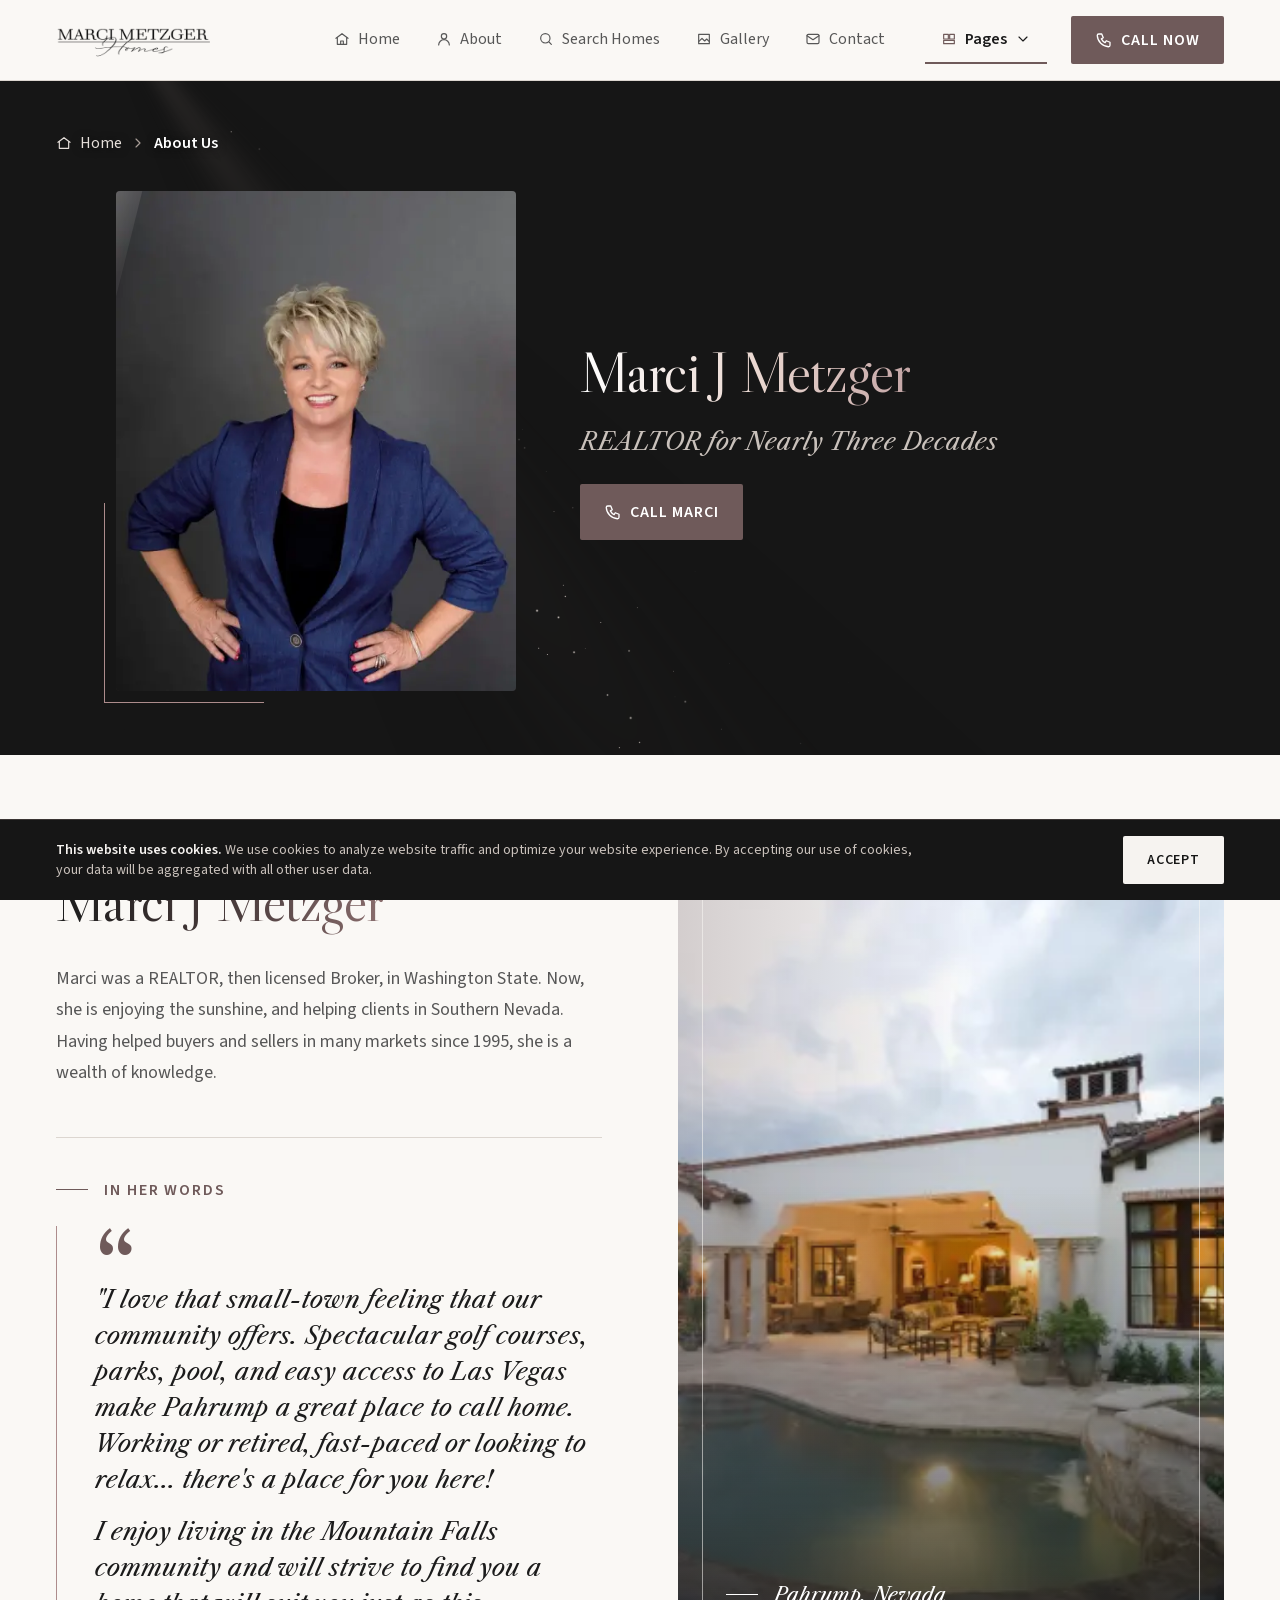
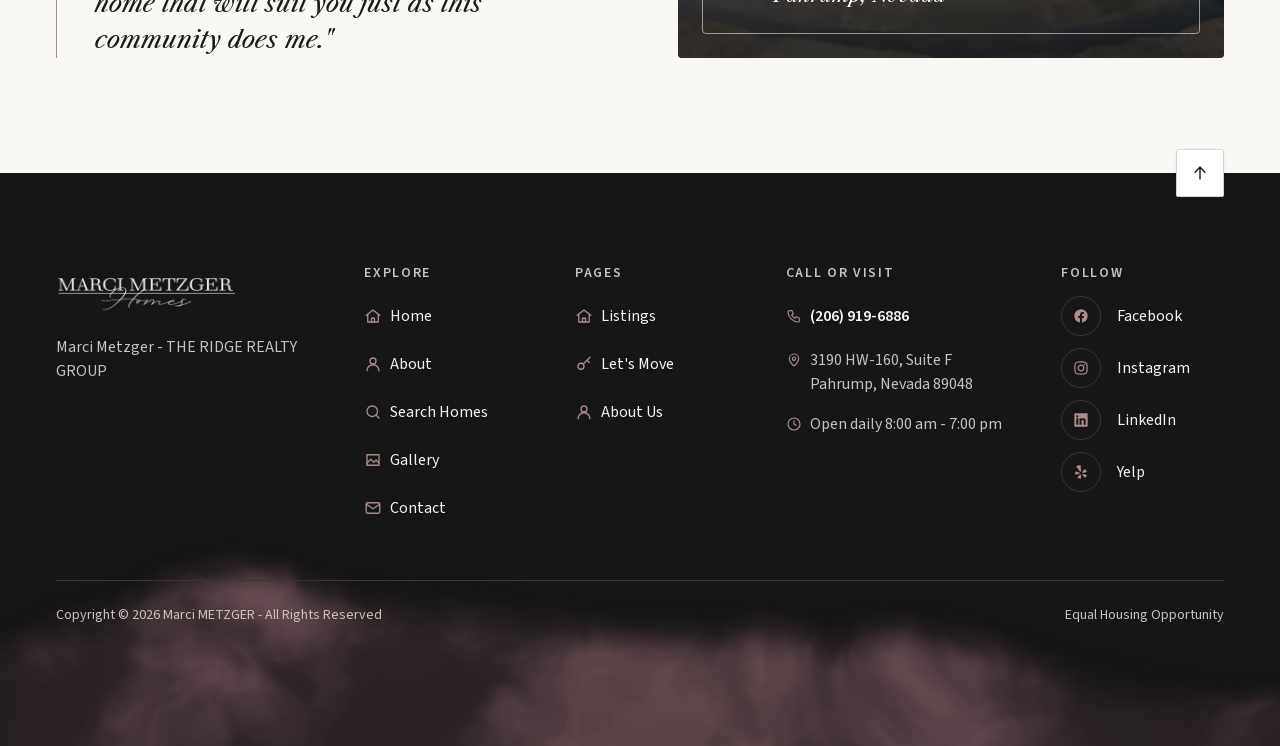
<file: about-us.html>
<!DOCTYPE html>
<html lang="en">
<head>
<meta charset="utf-8">
<meta name="viewport" content="width=device-width, initial-scale=1">
<title>About Us | Marci Metzger | The Ridge Realty Group</title>
<meta name="description" content="Meet Marci J Metzger of The Ridge Realty Group, a Pahrump, Nevada Realtor for nearly 3 decades. Call (206) 919-6886.">
<meta name="author" content="Marci Metzger Homes">
<meta name="application-name" content="Marci Metzger Homes">
<meta name="apple-mobile-web-app-title" content="Marci Metzger">
<meta name="theme-color" content="#FAF8F5">
<meta name="robots" content="index,follow">
<meta name="format-detection" content="telephone=yes">
<link rel="canonical" href="https://marci-metzger-homes.onrender.com/about-us.html">
<meta property="og:type" content="website">
<meta property="og:site_name" content="Marci Metzger Homes">
<meta property="og:locale" content="en_US">
<meta property="og:url" content="https://marci-metzger-homes.onrender.com/about-us.html">
<meta property="og:title" content="About Us | Marci Metzger | The Ridge Realty Group">
<meta property="og:description" content="MARCI METZGER - THE RIDGE REALTY GROUP. Pahrump Realtor for nearly 3 decades. Call (206) 919-6886.">
<meta property="og:image" content="https://marci-metzger-homes.onrender.com/assets/img/common/og-image.jpg">
<meta property="og:image:type" content="image/jpeg">
<meta property="og:image:width" content="1200">
<meta property="og:image:height" content="630">
<meta property="og:image:alt" content="Marci Metzger Homes logo and the words Pahrump Realtor beside a pond with fountains and desert mountains">
<meta name="twitter:card" content="summary_large_image">
<meta name="twitter:title" content="About Us | Marci Metzger | The Ridge Realty Group">
<meta name="twitter:description" content="MARCI METZGER - THE RIDGE REALTY GROUP. Pahrump Realtor for nearly 3 decades.">
<meta name="twitter:image" content="https://marci-metzger-homes.onrender.com/assets/img/common/og-image.jpg">
<meta name="twitter:image:alt" content="Marci Metzger Homes logo and the words Pahrump Realtor beside a pond with fountains and desert mountains">
<link rel="icon" href="favicon.ico" sizes="48x48">
<link rel="icon" href="assets/img/common/icons/logo_mark_01.svg" type="image/svg+xml">
<link rel="icon" href="assets/img/common/icons/favicon-32.png" type="image/png" sizes="32x32">
<link rel="apple-touch-icon" href="assets/img/common/icons/apple-touch-icon.png">
<link rel="manifest" href="site.webmanifest">
<script type="application/ld+json">{"@context":"https://schema.org","@type":"RealEstateAgent","name":"Marci Metzger - The Ridge Realty Group","url":"https://marci-metzger-homes.onrender.com/","image":"https://marci-metzger-homes.onrender.com/assets/img/common/og-image.jpg","telephone":"+1-206-919-6886","address":{"@type":"PostalAddress","streetAddress":"3190 HW-160, Suite F","addressLocality":"Pahrump","addressRegion":"NV","postalCode":"89048","addressCountry":"US"},"openingHoursSpecification":{"@type":"OpeningHoursSpecification","dayOfWeek":["Monday","Tuesday","Wednesday","Thursday","Friday","Saturday","Sunday"],"opens":"08:00","closes":"19:00"},"sameAs":["https://www.facebook.com/MarciHomes/","https://www.instagram.com/marcimetzger_theridge/","https://www.linkedin.com/in/marci-metzger-30642496/","https://www.yelp.com/biz/xr3yQN_m2SgO0R_7S6p62w"]}</script>

<link rel="preload" as="font" type="font/woff2" href="assets/fonts/source-sans-3-variable.woff2" crossorigin>
<link rel="preload" as="font" type="font/woff2" href="assets/fonts/libre-caslon-display-normal-400.woff2" crossorigin>
<link rel="preload" as="font" type="font/woff2" href="assets/fonts/libre-caslon-text-italic-400.woff2" crossorigin>
<link rel="preload" as="font" type="font/woff2" href="assets/fonts/libre-caslon-text-normal-400.woff2" crossorigin>
<link rel="preload" as="image" type="image/webp" imagesrcset="assets/img/about/img_about_01_w480.webp 480w, assets/img/about/img_about_01_w640.webp 640w, assets/img/about/img_about_01_w1000.webp 1000w" imagesizes="(min-width:640px) 400px, calc(100vw - 48px)" fetchpriority="high">
<script>document.documentElement.classList.add('js','is-loading')</script>
<style>
@font-face { font-family: "Libre Caslon Display"; font-style: normal; font-weight: 400; font-display: swap; src: url("assets/fonts/libre-caslon-display-normal-400.woff2") format("woff2"); unicode-range: U+0-FF, U+131, U+152-153, U+2BB-2BC, U+2C6, U+2DA, U+2DC, U+304, U+308, U+329, U+2000-206F, U+20AC, U+2122, U+2191, U+2193, U+2212, U+2215, U+FEFF, U+FFFD; }
@font-face { font-family: "Libre Caslon Text"; font-style: italic; font-weight: 400; font-display: swap; src: url("assets/fonts/libre-caslon-text-italic-400.woff2") format("woff2"); unicode-range: U+0-FF, U+131, U+152-153, U+2BB-2BC, U+2C6, U+2DA, U+2DC, U+304, U+308, U+329, U+2000-206F, U+20AC, U+2122, U+2191, U+2193, U+2212, U+2215, U+FEFF, U+FFFD; }
@font-face { font-family: "Libre Caslon Text"; font-style: normal; font-weight: 400; font-display: swap; src: url("assets/fonts/libre-caslon-text-normal-400.woff2") format("woff2"); unicode-range: U+0-FF, U+131, U+152-153, U+2BB-2BC, U+2C6, U+2DA, U+2DC, U+304, U+308, U+329, U+2000-206F, U+20AC, U+2122, U+2191, U+2193, U+2212, U+2215, U+FEFF, U+FFFD; }
@font-face { font-family: "Source Sans 3"; font-style: normal; font-weight: 400 600; font-display: swap; src: url("assets/fonts/source-sans-3-variable.woff2") format("woff2"); unicode-range: U+0-FF, U+131, U+152-153, U+2BB-2BC, U+2C6, U+2DA, U+2DC, U+304, U+308, U+329, U+2000-206F, U+20AC, U+2122, U+2191, U+2193, U+2212, U+2215, U+FEFF, U+FFFD; }
@font-face { font-family: "Caslon Display Fallback"; src: local("Times New Roman"), local("Liberation Serif"); size-adjust: 96.25%; ascent-override: 100.8%; descent-override: 28.05%; line-gap-override: 0%; }
@font-face { font-family: "Caslon Text Fallback"; font-style: normal; src: local("Times New Roman"), local("Liberation Serif"); size-adjust: 120.3%; ascent-override: 80.65%; descent-override: 21.6%; line-gap-override: 0%; }
@font-face { font-family: "Caslon Text Fallback"; font-style: italic; src: local("Times New Roman Italic"), local("TimesNewRomanPS-ItalicMT"), local("Liberation Serif Italic"); size-adjust: 125.4%; ascent-override: 77.3%; descent-override: 20.7%; line-gap-override: 0%; }
@font-face { font-family: "Source Sans Fallback"; src: local("Arial"), local("ArialMT"), local("Liberation Sans"); size-adjust: 93.4%; ascent-override: 109.2%; descent-override: 42.8%; line-gap-override: 0%; }
:root { --bg: #FAF8F5; --bg-2: #F1EDE8; --surface: #FFFFFF; --ink: #1B1B1B; --ink-2: #575757; --line: #DCD6D0; --accent: #6F5A5A; --accent-hover: #574545; --accent-soft: #AD8C8C; --dark: #161616; --on-dark: #F6F3F0; --on-dark-2: #C9C1BB; --display: 'Libre Caslon Display','Caslon Display Fallback',serif; --serif: 'Libre Caslon Text','Caslon Text Fallback',serif; --sans: 'Source Sans 3','Source Sans Fallback',sans-serif; --ease: cubic-bezier(.2,.8,.2,1); --shadow-2: 0 4px 12px rgba(22,22,22,.10); --shadow-3: 0 12px 32px rgba(22,22,22,.16); }
html { scroll-behavior: smooth; scroll-padding-top: 80px; }
*, ::before, ::after { box-sizing: border-box; }
body { margin: 0px; background: var(--bg); color: var(--ink); font-size: 1rem; font-family: var(--sans); line-height: 1.5; -webkit-font-smoothing: antialiased; overflow-x: hidden; }
img { display: block; max-width: 100%; }
h1, h2, h3, p { margin: 0px; }
a { color: var(--accent); text-underline-offset: 3px; }
:where(a):hover { color: var(--accent-hover); }
@media (max-width: 767px){[data-link] { text-underline-offset: 4px; text-decoration: underline !important; }
}
@media (min-width: 768px){[data-link]:hover { text-underline-offset: 4px; text-decoration: underline !important; }
}
@media (min-width: 768px){:where(header nav a):hover { text-decoration: underline; text-underline-offset: 8px; }
}
:focus-visible { outline: 3px solid var(--accent); outline-offset: 3px; }
input, select, textarea, button { color: inherit; font: inherit; }
[hidden] { display: none !important; }
@media (max-width: 1179.98px){.hide-below-1180 { display: none !important; }
}
@media (min-width: 1180px){.hide-from-1180 { display: none !important; }
}
:root { --header-shadow: none; --hero-h: 180vh; --intro-op: 1; --intro-tf: none; --hero-h1-mb: 0; --hero-cta-dir: column; --hero-cta-align: flex-start; --svc-ta: left; --svc-js: start; --svc-ai: flex-start; --about-max: 100%; --about-min-h: 0; --about-js: stretch; --about-ratio: 4/5; --sold-head-ta: left; --sold-head-ai: flex-start; --tl-line-left: 15.5px; --tl-cols: 32px minmax(0,1fr); --tl-gap: 16px; --tl-card-l: 2; --tl-card-r: 2; --tl-mark-col: 1; --tl-mark-align: start; --tl-mark-top: 28px; --gallery-cols: repeat(1,minmax(0,1fr)); --office-ws: normal; --map-ratio: 16/10; --wall-cols: minmax(0,1fr); --wall-h: 280px; --lm-contact-cols: minmax(0,1fr); --about-hero-cols: minmax(0,1fr); --about-img-max: 100%; --about-img-js: start; --about-img-ratio: 1/1; --foot-cols: repeat(2,minmax(0,1fr)); --foot-brand: 1 / -1; --foot-wide: 1 / -1; --foot-pad: 28px; --open-dot: var(--accent-soft); --top-op: 0; --top-vis: hidden; --top-tf: translateY(8px); --top-delay: 200ms; --top-bottom: 24px; }
@media (min-width: 560px){:root { --gallery-cols: repeat(2,minmax(0,1fr)); }
}
@media (min-width: 600px){:root { --about-ratio: 4/3; }
}
@media (min-width: 640px){:root { --hero-h1-mb: -48px; --hero-cta-dir: row; --hero-cta-align: flex-end; --svc-ta: right; --svc-js: end; --svc-ai: flex-end; --map-ratio: 5/2; --wall-cols: minmax(0,1fr) minmax(0,1fr); --wall-h: 400px; --about-hero-cols: minmax(0,5fr) minmax(0,7fr); --about-img-max: 400px; --about-img-ratio: 4/5; --foot-cols: repeat(4,minmax(0,1fr)); --foot-wide: auto; }
}
@media (min-width: 720px){:root { --about-img-js: end; }
}
@media (min-width: 880px){:root { --about-max: 480px; --about-min-h: 424px; --about-js: end; --about-ratio: auto; }
}
@media (min-width: 960px){:root { --sold-head-ta: center; --sold-head-ai: center; --tl-line-left: calc(50% - .5px); --tl-cols: minmax(0,1fr) 72px minmax(0,1fr); --tl-gap: 24px; --tl-card-l: 1; --tl-card-r: 3; --tl-mark-col: 2; --tl-mark-align: center; --tl-mark-top: 0px; --gallery-cols: repeat(3,minmax(0,1fr)); --map-ratio: 7/2; --wall-h: 440px; }
}
@media (min-width: 1100px){:root { --office-ws: nowrap; --lm-contact-cols: repeat(2,minmax(0,1fr)); --foot-cols: 1.6fr 1fr 1fr 1.4fr 1fr; --foot-brand: auto; }
}
@media (prefers-reduced-motion: reduce){:root { --hero-h: calc(100dvh - 80px); }
}
html.js:not(.is-hero-in) { --intro-op: 0; --intro-tf: translateY(16px); }
[data-nav-link] { --nav-line: transparent; --nav-color: var(--ink-2); --nav-weight: 400; --nav-icon: currentColor; }
[data-pages-toggle] { --pages-color: var(--ink-2); --pages-chev: none; }
body:not([data-route="home"]) [data-pages-toggle], [data-pages-toggle][aria-expanded="true"] { --pages-color: var(--ink); }
.app__div { min-height: 100vh; background: var(--bg); color: var(--ink); }
.app__a { position: absolute; top: -80px; left: 16px; z-index: 100; padding: 16px; background: var(--ink); color: var(--bg); text-decoration: none; }
.header__header { position: sticky; top: 0px; z-index: 40; border-bottom: 1px solid var(--line); background: var(--bg); box-shadow: var(--header-shadow); transition: box-shadow 200ms var(--ease); }
.header__div { display: flex; max-width: 1280px; height: 80px; margin: 0px auto; padding: 0px clamp(24px, 5vw, 56px); align-items: center; gap: 16px; }
.header__a { display: flex; min-height: 48px; margin-right: auto; align-items: center; }
.header__img { width: 154px; height: 48px; }
.header__nav { display: flex; align-items: center; gap: 24px; }
.header__ul { display: flex; margin: 0px; padding: 0px; list-style: none; gap: 4px; }
.header__a-2 { display: flex; min-height: 48px; padding: 0px 16px; border-bottom: 2px solid var(--nav-line); color: var(--nav-color); font-size: 1rem; font-weight: var(--nav-weight); white-space: nowrap; text-decoration: none; align-items: center; gap: 8px; transition: color 160ms var(--ease), border-color 160ms var(--ease); }
.header__svg { color: var(--nav-icon); flex: 0 0 auto; }
.header__div-2 { position: relative; }
.header__svg-2 { color: var(--accent); flex: 0 0 auto; }
.header__svg-3 { flex: 0 0 auto; transform: var(--pages-chev); transition: transform 200ms var(--ease); }
.header__div-3 { position: absolute; top: calc(100% + 16px); right: 0px; z-index: 50; width: 360px; padding: 8px; border: 1px solid var(--line); border-radius: 4px; background: var(--surface); box-shadow: var(--shadow-3); animation: mmFade 160ms var(--ease); }
.header__ul-2 { display: flex; margin: 0px; padding: 0px; list-style: none; flex-direction: column; gap: 4px; }
.header__a-3 { display: flex; padding: 16px; border-radius: 4px; background: transparent; color: var(--ink); text-decoration: none; align-items: center; gap: 16px; transition: background 160ms var(--ease); }
.header__span { display: grid; width: 40px; height: 40px; border-radius: 50%; background: var(--bg-2); color: var(--accent); place-items: center; flex: 0 0 auto; }
.header__span-2 { display: flex; min-width: 0px; flex-direction: column; gap: 0px; }
.header__span-3 { font-size: 1rem; font-weight: 600; line-height: 1.5; }
.header__span-4 { color: var(--ink-2); font-size: 0.875rem; line-height: 1.5; }
.header__svg-4 { margin-left: auto; color: var(--ink-2); flex: 0 0 auto; }
.header__a-4 { display: inline-flex; min-height: 48px; padding: 0px 24px; border-radius: 2px; background: var(--accent); color: rgb(255, 255, 255); font-size: 1rem; font-weight: 600; text-decoration: none; letter-spacing: 0.06em; align-items: center; gap: 8px; text-transform: uppercase; transition: background 200ms var(--ease); }
.header__a-5 { display: inline-flex; width: 48px; height: 48px; border-radius: 2px; background: var(--accent); color: rgb(255, 255, 255); align-items: center; justify-content: center; }
.header__button-2 { display: inline-flex; min-width: 120px; min-height: 48px; padding: 0px 16px; border: 1px solid var(--line); border-radius: 4px; background: var(--surface); color: var(--ink); font-size: 1rem; font-weight: 600; cursor: pointer; align-items: center; justify-content: center; gap: 8px; }
.app__main { outline: none; }
.header__button-3 { display: flex; min-height: 48px; padding: 0px 16px; border-top: 0px; border-right: 0px; border-left: 0px; border-image: none; border-bottom: 2px solid var(--accent); background: transparent; color: var(--pages-color); font-size: 1rem; font-weight: 600; white-space: nowrap; cursor: pointer; align-items: center; gap: 8px; transition: color 160ms var(--ease); }
.header__a-6 { display: flex; padding: 16px; border-radius: 4px; background: var(--bg-2); color: var(--ink); text-decoration: none; align-items: center; gap: 16px; transition: background 160ms var(--ease); }
.header__a-2:hover { color: var(--ink); }
.header__a-3:hover { background: var(--bg-2); color: var(--ink); }
.header__a-4:hover { background: var(--accent-hover); color: rgb(255, 255, 255); }
.header__button-3:hover { color: var(--ink); }
.header__a-6:hover { background: var(--bg-2); color: var(--ink); }
.app__a:focus { top: 16px; }
@keyframes mmWallUp { 
  0% { transform: translateY(0px); }
  100% { transform: translateY(-50%); }
}
@keyframes mmWallDown { 
  0% { transform: translateY(-50%); }
  100% { transform: translateY(0px); }
}
@keyframes mmFill { 
  0%, 8% { background-position: 100% 0px; }
  42%, 58% { background-position: 0px 0px; }
  92%, 100% { background-position: 100% 0px; }
}
@keyframes mmLineUp { 
  0% { opacity: 0; transform: translateY(16px); }
  100% { opacity: 1; transform: none; }
}
@keyframes mmPop { 
  0% { opacity: 0; transform: scale(0.4); }
  60% { opacity: 1; transform: scale(1.12); }
  80% { transform: scale(0.96); }
  100% { opacity: 1; transform: scale(1); }
}
@keyframes mmDrawer { 
  0% { transform: translateX(100%); }
  100% { transform: none; }
}
@keyframes mmFade { 
  0% { opacity: 0; }
  100% { opacity: 1; }
}
@keyframes mmDrift { 
  0% { transform: scale(1.04) translate3d(0px, 0px, 0px); }
  100% { transform: scale(1.12) translate3d(-2%, -1.5%, 0px); }
}
@keyframes mmShimmer { 
  0% { transform: translateX(-120%) skewX(-14deg); }
  45%, 100% { transform: translateX(320%) skewX(-14deg); }
}
@keyframes mmSpin { 
  100% { transform: rotate(360deg); }
}
@keyframes mmPin { 
  0% { opacity: 0.9; transform: scale(0.4); }
  100% { opacity: 0; transform: scale(2.2); }
}
@keyframes mmBob { 
  0%, 100% { transform: translateY(-2px); }
  50% { transform: translateY(3px); }
}
@keyframes mmDrift { 
  0% { background-position: 0px 100%, 0px 100%, 0px 100%, 0px 0px; }
  100% { background-position: -72em 100%, -48em 100%, -24em 100%, 0px 0px; }
}
@keyframes mmGlint { 
  0% { background-position: 120% 0px, 0px 0px; }
  35%, 100% { background-position: -20% 0px, 0px 0px; }
}
@keyframes mmRipple { 
  0% { opacity: 0.7; transform: scale(1); }
  100% { opacity: 0; transform: scale(3.4); }
}
@media (prefers-reduced-motion: reduce){html { scroll-behavior: auto; }
* { transition: none !important; animation: none !important; }
}
picture { display: contents; }
.icon-toggle:not([hidden]) { display: contents; }
.about-us-hero__section { position: relative; overflow: hidden; background: var(--dark); color: var(--on-dark); }
.about-us-hero__mm-light-beam { position: absolute; z-index: 0; inset: 0px; pointer-events: none; }
.about-us-hero__div { position: relative; z-index: 1; max-width: 1280px; margin: 0px auto; padding: clamp(24px, 3vw, 40px) clamp(24px, 5vw, 56px) clamp(40px, 5vw, 64px); }
.about-us-hero__nav { display: flex; margin-bottom: clamp(16px, 2vw, 24px); }
.about-us-hero__ol { display: flex; margin: 0px; padding: 0px; color: rgb(230, 223, 218); font-size: 1rem; line-height: 1; white-space: nowrap; list-style: none; flex: 0 0 auto; flex-wrap: wrap; align-items: center; gap: 8px; text-shadow: rgba(22, 22, 22, 0.9) 0px 1px 8px; }
.about-us-hero__li { display: flex; align-items: center; flex: 0 0 auto; }
.about-us-hero__a { display: inline-flex; min-height: 48px; color: rgb(230, 223, 218); line-height: 1; white-space: nowrap; text-decoration: none; align-items: center; gap: 8px; }
.about-us-hero__svg { display: block; flex: 0 0 auto; }
.about-us-hero__li-2 { display: flex; color: rgb(168, 157, 151); align-items: center; }
.about-us-hero__li-3 { display: flex; min-height: 48px; color: rgb(255, 255, 255); font-weight: 600; line-height: 1; white-space: nowrap; align-items: center; flex: 0 0 auto; }
.about-us-hero__div-2 { display: grid; grid-template-columns: var(--about-hero-cols); gap: 32px clamp(32px, 5vw, 72px); align-items: center; }
.about-us-hero__div-3 { position: relative; max-width: var(--about-img-max); width: 100%; justify-self: var(--about-img-js); }
.about-us-hero__img { width: 100%; height: auto; border-radius: 4px; background: rgb(42, 38, 37); aspect-ratio: var(--about-img-ratio); object-fit: cover; object-position: center 20%; vertical-align: top; }
.about-us-hero__span { position: absolute; inset: 0px; overflow: hidden; border-radius: 4px; pointer-events: none; }
.about-us-hero__span-2 { position: absolute; top: -10%; bottom: -10%; left: 0px; width: 45%; background: linear-gradient(100deg, rgba(255, 240, 232, 0) 0%, rgba(255, 240, 232, 0.06) 30%, rgba(255, 240, 232, 0.32) 50%, rgba(255, 240, 232, 0.06) 70%, rgba(255, 240, 232, 0) 100%); transform: translateX(-120%) skewX(-14deg); animation: 6s cubic-bezier(0.4, 0, 0.2, 1) 1.2s infinite normal none running mmShimmer; mix-blend-mode: screen; }
.about-us-hero__div-4 { position: absolute; bottom: -12px; left: -12px; width: 40%; height: 40%; border-bottom: 1px solid var(--accent-soft); border-left: 1px solid var(--accent-soft); pointer-events: none; }
.about-us-hero__div-5 { display: flex; min-width: 0px; max-width: 560px; flex-direction: column; gap: 16px; }
.about-us-hero__h1 { font-size: clamp(2.25rem, 4.5vw, 4rem); font-weight: 400; font-family: var(--display); line-height: 1; letter-spacing: -0.015em; text-wrap: balance; }
.about-us-hero__span-3 { display: inline-block; padding-bottom: 0.12em; background-image: linear-gradient(100deg, rgba(255, 255, 255, 0) 42%, rgba(255, 255, 255, 0.9) 50%, rgba(255, 255, 255, 0) 58%), linear-gradient(90deg, rgb(255, 255, 255) 0%, rgb(233, 214, 207) 55%, rgb(196, 166, 166) 100%); background-position: 120% 0px, 0px 0px; color: transparent; background-size: 250% 100%, 100% 100%; background-repeat: no-repeat; background-clip: text; -webkit-text-fill-color: transparent; animation: 7s cubic-bezier(0.45, 0, 0.25, 1) 1s infinite normal none running mmGlint; }
.about-us-hero__p { max-width: 32ch; color: var(--on-dark-2); font-size: clamp(1.25rem, 2.2vw, 1.5rem); font-family: var(--serif); line-height: 1.5; font-style: italic; text-wrap: balance; }
.about-us-hero__div-6 { display: flex; padding-top: 8px; flex-wrap: wrap; gap: 16px; }
.about-us-hero__a-2 { display: inline-flex; flex: 0 0 auto; min-height: 56px; padding: 0px 24px; border-radius: 2px; background: var(--accent); color: rgb(255, 255, 255); font-size: 1rem; font-weight: 600; text-decoration: none; white-space: nowrap; letter-spacing: 0.06em; align-items: center; gap: 8px; text-transform: uppercase; transition: background 200ms var(--ease); }
.about-bio__section { max-width: 1280px; margin: 0px auto; padding: clamp(72px, 9vw, 128px) clamp(24px, 5vw, 56px); }
.about-bio__div { display: grid; grid-template-columns: repeat(auto-fit, minmax(min(100%, 400px), 1fr)); gap: 48px clamp(40px, 6vw, 96px); align-items: stretch; }
.about-bio__div-2 { display: flex; min-width: 0px; max-width: 600px; flex-direction: column; justify-content: center; gap: 48px; }
.about-bio__div-3 { display: flex; flex-direction: column; gap: 24px; }
.about-bio__h2 { font-size: clamp(2.25rem, 4.5vw, 3.5rem); font-weight: 400; font-family: var(--display); line-height: 1.1; letter-spacing: -0.01em; text-wrap: balance; }
.about-bio__span { display: inline-block; padding-bottom: 0.12em; background-image: linear-gradient(100deg, rgba(255, 255, 255, 0) 42%, rgba(255, 255, 255, 0.85) 50%, rgba(255, 255, 255, 0) 58%), linear-gradient(90deg, rgb(27, 27, 27) 0%, rgb(74, 60, 60) 55%, rgb(138, 110, 110) 100%); background-position: 120% 0px, 0px 0px; color: transparent; background-size: 250% 100%, 100% 100%; background-repeat: no-repeat; background-clip: text; -webkit-text-fill-color: transparent; animation: 7s cubic-bezier(0.45, 0, 0.25, 1) 1s infinite normal none running mmGlint; }
.about-bio__p { max-width: 60ch; color: var(--ink-2); font-size: 1.125rem; line-height: 1.75; text-wrap: pretty; }
.about-bio__figure { display: flex; margin: 0px; padding-top: 40px; border-top: 1px solid var(--line); flex-direction: column; gap: 24px; }
.about-bio__h3 { display: flex; color: var(--accent); font-size: 1rem; font-weight: 600; line-height: 1.5; letter-spacing: 0.12em; align-items: center; gap: 16px; text-transform: uppercase; }
.about-bio__span-2 { width: 32px; height: 1px; background: var(--accent); }
.about-bio__blockquote { display: flex; position: relative; margin: 0px; padding-left: clamp(24px, 3vw, 40px); border-left: 1px solid var(--accent-soft); flex-direction: column; gap: 16px; }
.about-bio__span-3 { display: block; height: 48px; margin-bottom: -8px; color: var(--accent); font-size: 6rem; font-family: var(--serif); line-height: 1; transform-origin: left bottom; }
.about-bio__p-2 { max-width: 52ch; color: var(--ink); font-size: clamp(1.25rem, 2vw, 1.5rem); font-family: var(--serif); line-height: 1.5; font-style: italic; text-wrap: pretty; }
.about-bio__div-4 { position: relative; min-height: 480px; border-radius: 4px; background: var(--bg-2); overflow: hidden; }
.about-bio__img { position: absolute; width: 100%; height: 100%; inset: 0px; object-fit: cover; transform: scale(1.02); animation: 22s ease-in-out 1.6s infinite alternate none running mmDrift; }
.about-bio__div-5 { position: absolute; background: linear-gradient(rgba(22, 22, 22, 0) 40%, rgba(22, 22, 22, 0.35) 68%, rgba(22, 22, 22, 0.82) 100%), linear-gradient(90deg, rgba(111, 90, 90, 0.28) 0%, rgba(111, 90, 90, 0) 55%); inset: 0px; pointer-events: none; }
.about-bio__div-6 { position: absolute; inset: 24px; border: 1px solid rgba(250, 248, 245, 0.55); border-radius: 4px; pointer-events: none; }
.about-bio__div-7 { display: flex; position: absolute; right: 48px; bottom: 48px; left: 48px; color: rgb(255, 255, 255); align-items: center; gap: 16px; }
.about-bio__span-4 { width: 32px; height: 1px; background: rgb(255, 255, 255); flex: 0 0 auto; }
.about-bio__span-5 { font-size: 1.25rem; font-family: var(--serif); line-height: 1.5; font-style: italic; text-wrap: balance; }
.about-us-hero__a:hover { color: rgb(255, 255, 255); text-decoration: underline; }
.about-us-hero__a-2:hover { background: var(--accent-hover); color: rgb(255, 255, 255); }
.about-bio__div-4:hover { --zoom: 1; }
html.is-loading *,html.is-loading *::before,html.is-loading *::after{transition:none!important}
</style>
<link rel="stylesheet" href="assets/css/common.css?v=1fvn79" media="print" onload="this.media='all'">
<link rel="stylesheet" href="assets/css/about.css?v=b8t7y6" media="print" onload="this.media='all'">
<noscript><link rel="stylesheet" href="assets/css/common.css?v=1fvn79"><link rel="stylesheet" href="assets/css/about.css?v=b8t7y6"></noscript>
<script src="assets/js/main.min.js?v=v0n3f" defer></script>
<script src="assets/js/footer-smoke.min.js?v=18epph" defer></script>
<script src="assets/js/light-beam.min.js?v=1rptce" defer></script>
</head>
<body data-route="about">
<div id="top" class="app__div">
<a href="#main" class="app__a">Skip to content</a>

<!-- Start of header area -->
<header class="site-header header__header">
  <div class="header__div">
    <a href="index.html" aria-label="Marci Metzger Homes, home" class="header__a">
      <picture><source type="image/webp" srcset="assets/img/common/img_logo_01_w384.webp 384w" sizes="154px"><img src="assets/img/common/img_logo_01.png" decoding="async" alt="Marci Metzger Homes" width="154" height="48" class="header__img"></picture>
    </a>
    
      <nav class="nav-menu hide-below-1180 header__nav" aria-label="Main">
        <ul class="header__ul">
          
            <li><a href="index.html#home" data-nav-link="" class="header__a-2"><svg width="16" height="16" viewBox="0 0 24 24" fill="none" stroke="currentColor" stroke-width="1.75" stroke-linecap="round" stroke-linejoin="round" aria-hidden="true" focusable="false" class="header__svg"><path d="M3 11l9-7 9 7"></path><path d="M5 10v10h14V10"></path><path d="M10 20v-5h4v5"></path></svg>Home</a></li>
          
            <li><a href="index.html#about" data-nav-link="" class="header__a-2"><svg width="16" height="16" viewBox="0 0 24 24" fill="none" stroke="currentColor" stroke-width="1.75" stroke-linecap="round" stroke-linejoin="round" aria-hidden="true" focusable="false" class="header__svg"><path d="M12 12a4 4 0 1 0 0-8a4 4 0 1 0 0 8"></path><path d="M4 21a8 8 0 0 1 16 0"></path><path d=""></path></svg>About</a></li>
          
            <li><a href="index.html#listings" data-nav-link="" class="header__a-2"><svg width="16" height="16" viewBox="0 0 24 24" fill="none" stroke="currentColor" stroke-width="1.75" stroke-linecap="round" stroke-linejoin="round" aria-hidden="true" focusable="false" class="header__svg"><path d="M11 18a7 7 0 1 0 0-14a7 7 0 1 0 0 14"></path><path d="M20 20l-3.5-3.5"></path><path d=""></path></svg>Search Homes</a></li>
          
            <li><a href="index.html#gallery" data-nav-link="" class="header__a-2"><svg width="16" height="16" viewBox="0 0 24 24" fill="none" stroke="currentColor" stroke-width="1.75" stroke-linecap="round" stroke-linejoin="round" aria-hidden="true" focusable="false" class="header__svg"><path d="M4 5h16v14H4z"></path><path d="M4 16l5-5 4 4 3-3 4 4"></path><path d=""></path></svg>Gallery</a></li>
          
            <li><a href="index.html#contact" data-nav-link="" class="header__a-2"><svg width="16" height="16" viewBox="0 0 24 24" fill="none" stroke="currentColor" stroke-width="1.75" stroke-linecap="round" stroke-linejoin="round" aria-hidden="true" focusable="false" class="header__svg"><path d="M3 7a2 2 0 0 1 2-2h14a2 2 0 0 1 2 2v10a2 2 0 0 1-2 2H5a2 2 0 0 1-2-2z"></path><path d="M3 7l9 6 9-6"></path><path d=""></path></svg>Contact</a></li>
          
        </ul>
        <div class="header__div-2">
          <button type="button" aria-expanded="false" aria-controls="pages-menu" data-on-click="togglePagesMenu" data-pages-toggle="" class="header__button-3"><svg width="16" height="16" viewBox="0 0 24 24" fill="none" stroke="currentColor" stroke-width="1.75" stroke-linecap="round" stroke-linejoin="round" aria-hidden="true" focusable="false" class="header__svg-2"><path d="M4 5h7v7H4z"></path><path d="M13 5h7v7h-7z"></path><path d="M4 14h16v5H4z"></path></svg>Pages<svg width="16" height="16" viewBox="0 0 24 24" fill="none" stroke="currentColor" stroke-width="1.75" stroke-linecap="round" stroke-linejoin="round" aria-hidden="true" focusable="false" class="header__svg-3"><path d="M6 9l6 6 6-6"></path></svg></button>
          
            <div id="pages-menu" data-show="pages-menu" hidden="" class="header__div-3">
              <ul class="header__ul-2">
                
                  <li><a href="listings.html" data-on-click="closePagesMenu" class="header__a-3"><span class="header__span"><svg width="20" height="20" viewBox="0 0 24 24" fill="none" stroke="currentColor" stroke-width="1.75" stroke-linecap="round" stroke-linejoin="round" aria-hidden="true" focusable="false"><path d="M3 11l9-7 9 7"></path><path d="M5 10v10h14V10"></path><path d="M10 20v-5h4v5"></path></svg></span><span class="header__span-2"><span class="header__span-3">Listings</span><span class="header__span-4">Current listings and what's new</span></span><svg width="16" height="16" viewBox="0 0 24 24" fill="none" stroke="currentColor" stroke-width="1.75" stroke-linecap="round" stroke-linejoin="round" aria-hidden="true" focusable="false" class="header__svg-4"><path d="M7 17L17 7"></path><path d="M8 7h9v9"></path></svg></a></li>
                
                  <li><a href="lets-move.html" data-on-click="closePagesMenu" class="header__a-3"><span class="header__span"><svg width="20" height="20" viewBox="0 0 24 24" fill="none" stroke="currentColor" stroke-width="1.75" stroke-linecap="round" stroke-linejoin="round" aria-hidden="true" focusable="false"><path d="M8 19a4 4 0 1 0 0-8a4 4 0 1 0 0 8"></path><path d="M11 12l9-9"></path><path d="M16 7l3 3"></path></svg></span><span class="header__span-2"><span class="header__span-3">Let's Move</span><span class="header__span-4">Contact us, hours and directions</span></span><svg width="16" height="16" viewBox="0 0 24 24" fill="none" stroke="currentColor" stroke-width="1.75" stroke-linecap="round" stroke-linejoin="round" aria-hidden="true" focusable="false" class="header__svg-4"><path d="M7 17L17 7"></path><path d="M8 7h9v9"></path></svg></a></li>
                
                  <li><a href="about-us.html" aria-current="page" data-on-click="closePagesMenu" class="header__a-6"><span class="header__span"><svg width="20" height="20" viewBox="0 0 24 24" fill="none" stroke="currentColor" stroke-width="1.75" stroke-linecap="round" stroke-linejoin="round" aria-hidden="true" focusable="false"><path d="M12 12a4 4 0 1 0 0-8a4 4 0 1 0 0 8"></path><path d="M4 21a8 8 0 0 1 16 0"></path><path d=""></path></svg></span><span class="header__span-2"><span class="header__span-3">About Us</span><span class="header__span-4">Meet Marci J Metzger</span></span><svg width="16" height="16" viewBox="0 0 24 24" fill="none" stroke="currentColor" stroke-width="1.75" stroke-linecap="round" stroke-linejoin="round" aria-hidden="true" focusable="false" class="header__svg-4"><path d="M7 17L17 7"></path><path d="M8 7h9v9"></path></svg></a></li>
                
              </ul>
            </div>
          
        </div>
        <a href="tel:2069196886" class="header__a-4"><svg width="18" height="18" viewBox="0 0 24 24" fill="none" stroke="currentColor" stroke-width="1.75" stroke-linecap="round" stroke-linejoin="round" aria-hidden="true" focusable="false"><path d="M5 4h4l2 5-2.5 1.5a11 11 0 0 0 5 5L15 13l5 2v4a2 2 0 0 1-2 2A16 16 0 0 1 3 6a2 2 0 0 1 2-2"></path></svg>Call now</a>
      </nav>
    
    
      <a href="tel:2069196886" aria-label="Call Marci Metzger at (206) 919-6886" class="hide-from-1180 header__a-5"><svg width="20" height="20" viewBox="0 0 24 24" fill="none" stroke="currentColor" stroke-width="1.75" stroke-linecap="round" stroke-linejoin="round" aria-hidden="true" focusable="false"><path d="M5 4h4l2 5-2.5 1.5a11 11 0 0 0 5 5L15 13l5 2v4a2 2 0 0 1-2 2A16 16 0 0 1 3 6a2 2 0 0 1 2-2"></path></svg></a>
      <button type="button" aria-expanded="false" aria-controls="mobile-nav" aria-label="Open menu" class="hide-from-1180 header__button-2" data-on-click="toggleMobileMenu">
        <span class="icon-toggle" data-show="menu-open" hidden=""><svg width="20" height="20" viewBox="0 0 24 24" fill="none" stroke="currentColor" stroke-width="1.75" stroke-linecap="round" aria-hidden="true" focusable="false"><path d="M6 6l12 12"></path><path d="M18 6L6 18"></path></svg></span>
        <span class="icon-toggle" data-show="menu-closed"><svg width="20" height="20" viewBox="0 0 24 24" fill="none" stroke="currentColor" stroke-width="1.75" stroke-linecap="round" aria-hidden="true" focusable="false"><path d="M4 7h16"></path><path d="M4 12h16"></path><path d="M4 17h16"></path></svg></span>
        <span aria-hidden="true" data-text="menuText">Menu</span>
      </button>
    
  </div>
</header>
<!-- End of header area -->

  <div data-show="menu-open" hidden="" data-on-click="closeMobileMenu" class="app__div-2"></div>
  <!-- Start of mobile menu area -->
<nav id="mobile-nav" aria-label="Main" data-show="menu-open" hidden="" class="drawer__nav">
    <div class="drawer__div">
      <a href="index.html" aria-label="Marci Metzger Homes, home" data-on-click="closeMobileMenu" class="drawer__a"><picture><source type="image/webp" srcset="assets/img/common/img_logo_01_w384.webp 384w" sizes="128px"><img src="assets/img/common/img_logo_01.png" decoding="async" alt="Marci Metzger Homes" width="128" height="40" class="drawer__img"></picture></a>
      <button type="button" aria-label="Close menu" data-on-click="closeMobileMenu" class="drawer__button"><svg width="18" height="18" viewBox="0 0 24 24" fill="none" stroke="currentColor" stroke-width="1.75" stroke-linecap="round" stroke-linejoin="round" aria-hidden="true" focusable="false"><path d="M6 6l12 12"></path><path d="M18 6L6 18"></path></svg>Close</button>
    </div>
    <ul class="drawer__ul">
      
          <li class="drawer__li"><a href="index.html#home" data-on-click="closeMobileMenu" data-drawer-link="" class="drawer__a-2"><svg width="20" height="20" viewBox="0 0 24 24" fill="none" stroke="currentColor" stroke-width="1.75" stroke-linecap="round" stroke-linejoin="round" aria-hidden="true" focusable="false" class="drawer__svg"><path d="M3 11l9-7 9 7"></path><path d="M5 10v10h14V10"></path><path d="M10 20v-5h4v5"></path></svg><span class="drawer__span">Home</span></a></li>
        
          <li class="drawer__li"><a href="index.html#about" data-on-click="closeMobileMenu" data-drawer-link="" class="drawer__a-2"><svg width="20" height="20" viewBox="0 0 24 24" fill="none" stroke="currentColor" stroke-width="1.75" stroke-linecap="round" stroke-linejoin="round" aria-hidden="true" focusable="false" class="drawer__svg"><path d="M12 12a4 4 0 1 0 0-8a4 4 0 1 0 0 8"></path><path d="M4 21a8 8 0 0 1 16 0"></path><path d=""></path></svg><span class="drawer__span">About</span></a></li>
        
          <li class="drawer__li"><a href="index.html#listings" data-on-click="closeMobileMenu" data-drawer-link="" class="drawer__a-2"><svg width="20" height="20" viewBox="0 0 24 24" fill="none" stroke="currentColor" stroke-width="1.75" stroke-linecap="round" stroke-linejoin="round" aria-hidden="true" focusable="false" class="drawer__svg"><path d="M11 18a7 7 0 1 0 0-14a7 7 0 1 0 0 14"></path><path d="M20 20l-3.5-3.5"></path><path d=""></path></svg><span class="drawer__span">Search Homes</span></a></li>
        
          <li class="drawer__li"><a href="index.html#gallery" data-on-click="closeMobileMenu" data-drawer-link="" class="drawer__a-2"><svg width="20" height="20" viewBox="0 0 24 24" fill="none" stroke="currentColor" stroke-width="1.75" stroke-linecap="round" stroke-linejoin="round" aria-hidden="true" focusable="false" class="drawer__svg"><path d="M4 5h16v14H4z"></path><path d="M4 16l5-5 4 4 3-3 4 4"></path><path d=""></path></svg><span class="drawer__span">Gallery</span></a></li>
        
          <li class="drawer__li"><a href="index.html#contact" data-on-click="closeMobileMenu" data-drawer-link="" class="drawer__a-2"><svg width="20" height="20" viewBox="0 0 24 24" fill="none" stroke="currentColor" stroke-width="1.75" stroke-linecap="round" stroke-linejoin="round" aria-hidden="true" focusable="false" class="drawer__svg"><path d="M3 7a2 2 0 0 1 2-2h14a2 2 0 0 1 2 2v10a2 2 0 0 1-2 2H5a2 2 0 0 1-2-2z"></path><path d="M3 7l9 6 9-6"></path><path d=""></path></svg><span class="drawer__span">Contact</span></a></li>
        
    </ul>
    <p class="drawer__p">Pages</p>
    <ul class="drawer__ul">
      
          <li class="drawer__li"><a href="listings.html" data-on-click="closeMobileMenu" class="drawer__a-3"><svg width="20" height="20" viewBox="0 0 24 24" fill="none" stroke="currentColor" stroke-width="1.75" stroke-linecap="round" stroke-linejoin="round" aria-hidden="true" focusable="false" class="drawer__svg"><path d="M3 11l9-7 9 7"></path><path d="M5 10v10h14V10"></path><path d="M10 20v-5h4v5"></path></svg><span class="drawer__span">Listings</span><svg width="20" height="20" viewBox="0 0 24 24" fill="none" stroke="currentColor" stroke-width="1.75" stroke-linecap="round" stroke-linejoin="round" aria-hidden="true" focusable="false" class="drawer__svg-2"><path d="M7 17L17 7"></path><path d="M8 7h9v9"></path></svg></a></li>
        
          <li class="drawer__li"><a href="lets-move.html" data-on-click="closeMobileMenu" class="drawer__a-3"><svg width="20" height="20" viewBox="0 0 24 24" fill="none" stroke="currentColor" stroke-width="1.75" stroke-linecap="round" stroke-linejoin="round" aria-hidden="true" focusable="false" class="drawer__svg"><path d="M8 19a4 4 0 1 0 0-8a4 4 0 1 0 0 8"></path><path d="M11 12l9-9"></path><path d="M16 7l3 3"></path></svg><span class="drawer__span">Let's Move</span><svg width="20" height="20" viewBox="0 0 24 24" fill="none" stroke="currentColor" stroke-width="1.75" stroke-linecap="round" stroke-linejoin="round" aria-hidden="true" focusable="false" class="drawer__svg-2"><path d="M7 17L17 7"></path><path d="M8 7h9v9"></path></svg></a></li>
        
          <li class="drawer__li"><a href="about-us.html" aria-current="page" data-on-click="closeMobileMenu" class="drawer__a-5"><svg width="20" height="20" viewBox="0 0 24 24" fill="none" stroke="currentColor" stroke-width="1.75" stroke-linecap="round" stroke-linejoin="round" aria-hidden="true" focusable="false" class="drawer__svg"><path d="M12 12a4 4 0 1 0 0-8a4 4 0 1 0 0 8"></path><path d="M4 21a8 8 0 0 1 16 0"></path><path d=""></path></svg><span class="drawer__span">About Us</span><svg width="20" height="20" viewBox="0 0 24 24" fill="none" stroke="currentColor" stroke-width="1.75" stroke-linecap="round" stroke-linejoin="round" aria-hidden="true" focusable="false" class="drawer__svg-2"><path d="M7 17L17 7"></path><path d="M8 7h9v9"></path></svg></a></li>
        
    </ul>
    <div class="drawer__div-2">
      <a href="tel:2069196886" class="drawer__a-4"><svg width="18" height="18" viewBox="0 0 24 24" fill="none" stroke="currentColor" stroke-width="1.75" stroke-linecap="round" stroke-linejoin="round" aria-hidden="true" focusable="false"><path d="M5 4h4l2 5-2.5 1.5a11 11 0 0 0 5 5L15 13l5 2v4a2 2 0 0 1-2 2A16 16 0 0 1 3 6a2 2 0 0 1 2-2"></path></svg>Call now · (206) 919-6886</a>
      <p class="drawer__p-2"><svg width="16" height="16" viewBox="0 0 24 24" fill="none" stroke="currentColor" stroke-width="1.75" stroke-linecap="round" stroke-linejoin="round" aria-hidden="true" focusable="false"><circle cx="12" cy="12" r="9"></circle><path d="M12 7v5l3 2"></path></svg>Open daily 8:00 am - 7:00 pm</p>
    </div>
  </nav>
<!-- End of mobile menu area -->

<div data-show="pages-menu" hidden="" data-on-click="closePagesMenu" class="app__div-3"></div>

<!-- Start of main content area -->
<main id="main" tabindex="-1" class="app__main">





<!-- Start of about us hero area -->
<section id="page-hero" aria-labelledby="page-title" data-screen-label="About Us hero" class="about-us-hero__section">
  <mm-light-beam class="about-us-hero__mm-light-beam"></mm-light-beam>
  <div class="about-us-hero__div">
  <nav aria-label="Breadcrumb" class="about-us-hero__nav">
    <ol class="about-us-hero__ol">
      <li class="about-us-hero__li"><a data-link="" href="index.html" class="about-us-hero__a"><svg width="16" height="16" viewBox="0 0 24 24" fill="none" stroke="currentColor" stroke-width="1.75" stroke-linecap="round" stroke-linejoin="round" aria-hidden="true" focusable="false" class="about-us-hero__svg"><path d="M3 11l9-7 9 7"></path><path d="M5 10v10h14V10"></path></svg>Home</a></li>
      <li aria-hidden="true" class="about-us-hero__li-2"><svg width="16" height="16" viewBox="0 0 24 24" fill="none" stroke="currentColor" stroke-width="1.75" stroke-linecap="round" stroke-linejoin="round" aria-hidden="true" focusable="false" class="about-us-hero__svg"><path d="M9 6l6 6-6 6"></path></svg></li>
      <li aria-current="page" class="about-us-hero__li-3">About Us</li>
    </ol>
  </nav>
  <div class="about-us-hero__div-2">
    <div class="about-us-hero__div-3">
      <picture><source type="image/webp" srcset="assets/img/about/img_about_01_w480.webp 480w, assets/img/about/img_about_01_w640.webp 640w, assets/img/about/img_about_01_w1000.webp 1000w" sizes="(min-width:640px) 400px, calc(100vw - 48px)"><img src="assets/img/about/img_about_01_hq.jpg" fetchpriority="high" alt="Portrait of Marci J Metzger, smiling, in a navy blazer against a charcoal backdrop" width="1000" height="1250" decoding="async" class="about-us-hero__img"></picture>
      <span aria-hidden="true" class="about-us-hero__span"><span class="about-us-hero__span-2"></span></span>
      <div aria-hidden="true" class="about-us-hero__div-4"></div>
    </div>
    <div class="about-us-hero__div-5">
      <h1 id="page-title" class="about-us-hero__h1"><span class="about-us-hero__span-3">Marci J Metzger</span></h1>
      <p class="about-us-hero__p">REALTOR for Nearly Three Decades</p>
      <div class="about-us-hero__div-6">
        <a href="tel:2069196886" class="about-us-hero__a-2"><svg width="18" height="18" viewBox="0 0 24 24" fill="none" stroke="currentColor" stroke-width="1.75" stroke-linecap="round" stroke-linejoin="round" aria-hidden="true" focusable="false"><path d="M5 4h4l2 5-2.5 1.5a11 11 0 0 0 5 5L15 13l5 2v4a2 2 0 0 1-2 2A16 16 0 0 1 3 6a2 2 0 0 1 2-2"></path></svg>Call Marci</a>
      </div>
    </div>
  </div>
  </div>
</section>
<!-- End of about us hero area -->

<!-- Start of about bio area -->
<section id="about-bio" aria-labelledby="bio-title" data-screen-label="About bio" class="about-bio__section">
  <div class="about-bio__div">
    <div data-reveal="left" class="about-bio__div-2">
      <div class="about-bio__div-3">
        <h2 id="bio-title" class="about-bio__h2"><span class="about-bio__span">Marci J Metzger</span></h2>
        <p class="about-bio__p">Marci was a REALTOR, then licensed Broker, in Washington State. Now, she is enjoying the sunshine, and helping clients in Southern Nevada. Having helped buyers and sellers in many markets since 1995, she is a wealth of knowledge.</p>
      </div>
      <figure class="about-bio__figure">
        <h3 class="about-bio__h3"><span aria-hidden="true" class="about-bio__span-2"></span>In Her Words</h3>
        <blockquote data-quote="" class="about-bio__blockquote">
          <span data-quote-mark="" aria-hidden="true" class="about-bio__span-3">“</span>
          <p class="about-bio__p-2">"I love that small-town feeling that our community offers. Spectacular golf courses, parks, pool, and easy access to Las Vegas make Pahrump a great place to call home. Working or retired, fast-paced or looking to relax... there's a place for you here!</p>
          <p class="about-bio__p-2">I enjoy living in the Mountain Falls community and will strive to find you a home that will suit you just as this community does me."</p>
        </blockquote>
      </figure>
    </div>
    <div data-reveal="img" data-reveal-i="1" class="about-bio__div-4">
      <picture><source type="image/webp" srcset="assets/img/top/img_sold_02_w480.webp 480w, assets/img/top/img_sold_02_w640.webp 640w, assets/img/top/img_sold_02_w1600.webp 1600w" sizes="(min-width:880px) 50vw, calc(100vw - 48px)"><img src="assets/img/top/img_sold_02.jpg" alt="A white stucco home with a tile roof, lit covered patio and a free-form pool at dusk, mountains behind" width="1600" height="1065" loading="lazy" decoding="async" class="about-bio__img"></picture>
      <div aria-hidden="true" class="about-bio__div-5"></div>
      <div data-reveal-sub="frame" aria-hidden="true" class="about-bio__div-6"></div>
      <div data-reveal-sub="caption" class="about-bio__div-7">
        <span aria-hidden="true" class="about-bio__span-4"></span>
        <span class="about-bio__span-5">Pahrump, Nevada</span>
      </div>
    </div>
  </div>
</section>
<!-- End of about bio area -->


</main>
<!-- End of main content area -->

<!-- Start of footer area -->
<footer id="site-footer" class="site-footer footer__footer" data-screen-label="Footer">
  <mm-smoke class="footer__mm-smoke"></mm-smoke>
  <div class="footer__div">
    <button type="button" aria-label="Back to top" data-on-click="scrollBackToTop" class="footer__button"><svg width="20" height="20" viewBox="0 0 24 24" fill="none" stroke="currentColor" stroke-width="1.75" stroke-linecap="round" stroke-linejoin="round" aria-hidden="true" focusable="false"><path d="M12 19V5"></path><path d="M6 11l6-6 6 6"></path></svg></button>
    <div class="footer__div-2">
      <div class="footer__div-3">
        <a data-link="" href="index.html" aria-label="Marci Metzger Homes, home" class="footer__a"><picture><source type="image/webp" srcset="assets/img/common/img_logo_01_w384.webp 384w" sizes="192px"><img src="assets/img/common/img_logo_01.png" decoding="async" alt="Marci Metzger Homes" width="192" height="60" loading="lazy" class="footer__img"></picture></a>
        <p class="footer__p">Marci Metzger - THE RIDGE REALTY GROUP</p>
      </div>
      <nav aria-labelledby="ft-explore" class="footer__nav">
        <h2 id="ft-explore" class="footer__h2">Explore</h2>
        
          <a data-link="" href="index.html#home" class="footer__a-2"><svg width="18" height="18" viewBox="0 0 24 24" fill="none" stroke="currentColor" stroke-width="1.75" stroke-linecap="round" stroke-linejoin="round" aria-hidden="true" focusable="false" class="footer__svg"><path d="M3 11l9-7 9 7"></path><path d="M5 10v10h14V10"></path><path d="M10 20v-5h4v5"></path></svg>Home</a>
        
          <a data-link="" href="index.html#about" class="footer__a-2"><svg width="18" height="18" viewBox="0 0 24 24" fill="none" stroke="currentColor" stroke-width="1.75" stroke-linecap="round" stroke-linejoin="round" aria-hidden="true" focusable="false" class="footer__svg"><path d="M12 12a4 4 0 1 0 0-8a4 4 0 1 0 0 8"></path><path d="M4 21a8 8 0 0 1 16 0"></path><path d=""></path></svg>About</a>
        
          <a data-link="" href="index.html#listings" class="footer__a-2"><svg width="18" height="18" viewBox="0 0 24 24" fill="none" stroke="currentColor" stroke-width="1.75" stroke-linecap="round" stroke-linejoin="round" aria-hidden="true" focusable="false" class="footer__svg"><path d="M11 18a7 7 0 1 0 0-14a7 7 0 1 0 0 14"></path><path d="M20 20l-3.5-3.5"></path><path d=""></path></svg>Search Homes</a>
        
          <a data-link="" href="index.html#gallery" class="footer__a-2"><svg width="18" height="18" viewBox="0 0 24 24" fill="none" stroke="currentColor" stroke-width="1.75" stroke-linecap="round" stroke-linejoin="round" aria-hidden="true" focusable="false" class="footer__svg"><path d="M4 5h16v14H4z"></path><path d="M4 16l5-5 4 4 3-3 4 4"></path><path d=""></path></svg>Gallery</a>
        
          <a data-link="" href="index.html#contact" class="footer__a-2"><svg width="18" height="18" viewBox="0 0 24 24" fill="none" stroke="currentColor" stroke-width="1.75" stroke-linecap="round" stroke-linejoin="round" aria-hidden="true" focusable="false" class="footer__svg"><path d="M3 7a2 2 0 0 1 2-2h14a2 2 0 0 1 2 2v10a2 2 0 0 1-2 2H5a2 2 0 0 1-2-2z"></path><path d="M3 7l9 6 9-6"></path><path d=""></path></svg>Contact</a>
        
      </nav>
      <nav aria-labelledby="ft-pages" class="footer__nav">
        <h2 id="ft-pages" class="footer__h2">Pages</h2>
        
          <a data-link="" href="listings.html" class="footer__a-2"><svg width="18" height="18" viewBox="0 0 24 24" fill="none" stroke="currentColor" stroke-width="1.75" stroke-linecap="round" stroke-linejoin="round" aria-hidden="true" focusable="false" class="footer__svg"><path d="M3 11l9-7 9 7"></path><path d="M5 10v10h14V10"></path><path d="M10 20v-5h4v5"></path></svg>Listings</a>
        
          <a data-link="" href="lets-move.html" class="footer__a-2"><svg width="18" height="18" viewBox="0 0 24 24" fill="none" stroke="currentColor" stroke-width="1.75" stroke-linecap="round" stroke-linejoin="round" aria-hidden="true" focusable="false" class="footer__svg"><path d="M8 19a4 4 0 1 0 0-8a4 4 0 1 0 0 8"></path><path d="M11 12l9-9"></path><path d="M16 7l3 3"></path></svg>Let's Move</a>
        
          <a data-link="" href="about-us.html" aria-current="page" class="footer__a-2"><svg width="18" height="18" viewBox="0 0 24 24" fill="none" stroke="currentColor" stroke-width="1.75" stroke-linecap="round" stroke-linejoin="round" aria-hidden="true" focusable="false" class="footer__svg"><path d="M12 12a4 4 0 1 0 0-8a4 4 0 1 0 0 8"></path><path d="M4 21a8 8 0 0 1 16 0"></path><path d=""></path></svg>About Us</a>
        
      </nav>
      <div class="footer__div-4">
        <h2 class="footer__h2">Call or Visit</h2>
        <a data-link="" href="tel:2069196886" class="footer__a-3"><svg width="16" height="16" viewBox="0 0 24 24" fill="none" stroke="var(--accent-soft)" stroke-width="1.75" stroke-linecap="round" stroke-linejoin="round" aria-hidden="true" focusable="false"><path d="M5 4h4l2 5-2.5 1.5a11 11 0 0 0 5 5L15 13l5 2v4a2 2 0 0 1-2 2A16 16 0 0 1 3 6a2 2 0 0 1 2-2"></path></svg>(206) 919-6886</a>
        <a data-link="" href="https://www.google.com/maps/dir/?api=1&amp;destination=3190+HW-160+Suite+F+Pahrump+NV+89048" target="_blank" rel="noopener" class="footer__a-4"><svg width="16" height="16" viewBox="0 0 24 24" fill="none" stroke="var(--accent-soft)" stroke-width="1.75" stroke-linecap="round" stroke-linejoin="round" aria-hidden="true" focusable="false" class="footer__svg-2"><path d="M12 21s-7-6.2-7-11a7 7 0 0 1 14 0c0 4.8-7 11-7 11z"></path><circle cx="12" cy="10" r="2.5"></circle></svg><span>3190 HW-160, Suite F<br>Pahrump, Nevada 89048</span></a>
        <p class="footer__p-2"><svg width="16" height="16" viewBox="0 0 24 24" fill="none" stroke="var(--accent-soft)" stroke-width="1.75" stroke-linecap="round" stroke-linejoin="round" aria-hidden="true" focusable="false" class="footer__svg-2"><circle cx="12" cy="12" r="9"></circle><path d="M12 7v5l3 2"></path></svg>Open daily 8:00 am - 7:00 pm</p>
      </div>
      <nav aria-labelledby="ft-follow" class="footer__div-4">
        <h2 id="ft-follow" class="footer__h2">Follow</h2>
        <ul class="footer__ul">
        
          <li><a data-link="" href="https://www.facebook.com/MarciHomes/" target="_blank" rel="noopener" aria-label="Marci Metzger on Facebook (opens in a new tab)" class="footer__a-5">
            <span class="footer__span"><svg width="20" height="20" viewBox="0 0 24 24" fill="currentColor" aria-hidden="true" focusable="false"><path d="M20 12.047C20 7.603 16.418 4 12 4s-8 3.603-8 8.047c0 4.017 2.925 7.346 6.75 7.95v-5.624H8.719v-2.326h2.031v-1.773c0-2.017 1.194-3.13 3.022-3.13.875 0 1.79.157 1.79.157v1.98h-1.008c-.994 0-1.304.62-1.304 1.257v1.51h2.219l-.355 2.325H13.25v5.624c3.825-.604 6.75-3.933 6.75-7.95z"></path></svg></span>
            <span>Facebook</span>
          </a></li>
        
          <li><a data-link="" href="https://www.instagram.com/marcimetzger_theridge/" target="_blank" rel="noopener" aria-label="Marci Metzger on Instagram (opens in a new tab)" class="footer__a-5">
            <span class="footer__span"><svg width="20" height="20" viewBox="0 0 24 24" fill="currentColor" aria-hidden="true" focusable="false"><path d="M14.667 12a2.57 2.57 0 0 0-.782-1.885A2.57 2.57 0 0 0 12 9.333a2.57 2.57 0 0 0-1.885.782A2.57 2.57 0 0 0 9.333 12c0 .736.26 1.365.782 1.885.52.521 1.149.782 1.885.782a2.57 2.57 0 0 0 1.885-.782c.521-.52.782-1.149.782-1.885zm1.437 0c0 1.139-.4 2.108-1.198 2.906-.798.799-1.767 1.198-2.906 1.198-1.139 0-2.108-.4-2.906-1.198-.799-.798-1.198-1.767-1.198-2.906 0-1.139.4-2.108 1.198-2.906.798-.799 1.767-1.198 2.906-1.198 1.139 0 2.108.4 2.906 1.198.799.798 1.198 1.767 1.198 2.906zm1.125-4.27c0 .263-.094.489-.281.676a.923.923 0 0 1-.677.282.923.923 0 0 1-.677-.282.923.923 0 0 1-.281-.677c0-.264.093-.49.28-.677a.923.923 0 0 1 .678-.281c.264 0 .49.094.677.281a.923.923 0 0 1 .281.677zM12 5.437l-.797-.006a56.514 56.514 0 0 0-1.099 0c-.25.004-.585.014-1.005.032-.42.017-.778.052-1.073.104a4.177 4.177 0 0 0-.745.192c-.347.14-.653.34-.916.605-.264.263-.466.569-.605.916-.076.202-.14.45-.192.745a8.255 8.255 0 0 0-.104 1.073c-.018.42-.028.755-.032 1.005-.003.25-.003.616 0 1.1l.006.796-.006.797c-.003.483-.003.849 0 1.099.004.25.014.585.032 1.005.017.42.052.778.104 1.073.052.295.116.543.192.745.14.347.34.653.605.916.263.264.569.466.916.605.202.076.45.14.745.192.295.052.653.087 1.073.104.42.018.755.028 1.005.032.25.003.616.003 1.1 0l.796-.005.797.005c.483.003.849.003 1.099 0 .25-.004.585-.014 1.005-.032.42-.017.778-.052 1.073-.104.295-.052.543-.116.745-.192.347-.14.653-.34.916-.605.264-.263.466-.569.605-.916.076-.202.14-.45.192-.745.052-.295.087-.653.104-1.073.018-.42.028-.755.032-1.005.003-.25.003-.616 0-1.1L18.562 12l.006-.797c.003-.483.003-.849 0-1.099a38.59 38.59 0 0 0-.032-1.005 8.255 8.255 0 0 0-.104-1.073 4.177 4.177 0 0 0-.192-.745 2.703 2.703 0 0 0-.605-.916 2.703 2.703 0 0 0-.916-.605 4.177 4.177 0 0 0-.745-.192 8.255 8.255 0 0 0-1.073-.104c-.42-.018-.755-.028-1.005-.032-.25-.003-.616-.003-1.1 0L12 5.438zM20 12c0 1.59-.017 2.691-.052 3.302-.07 1.445-.5 2.563-1.292 3.354-.791.792-1.91 1.222-3.354 1.292-.611.035-1.712.052-3.302.052s-2.691-.017-3.302-.052c-1.445-.07-2.563-.5-3.354-1.292-.792-.791-1.222-1.91-1.292-3.354C4.017 14.691 4 13.59 4 12s.017-2.691.052-3.302c.07-1.445.5-2.563 1.292-3.354.791-.792 1.91-1.222 3.354-1.292C9.309 4.017 10.41 4 12 4s2.691.017 3.302.052c1.445.07 2.563.5 3.354 1.292.792.791 1.222 1.91 1.292 3.354.035.611.052 1.712.052 3.302z"></path></svg></span>
            <span>Instagram</span>
          </a></li>
        
          <li><a data-link="" href="https://www.linkedin.com/in/marci-metzger-30642496/" target="_blank" rel="noopener" aria-label="Marci Metzger on LinkedIn (opens in a new tab)" class="footer__a-5">
            <span class="footer__span"><svg width="20" height="20" viewBox="0 0 24 24" fill="currentColor" aria-hidden="true" focusable="false"><path d="M5.181 4h13.634C19.468 4 20 4.518 20 5.153v13.692c0 .638-.532 1.155-1.184 1.155H5.181C4.53 20 4 19.483 4 18.845V5.153c0-.636.53-1.152 1.181-1.152zm3.754 3.574a1.376 1.376 0 00-2.752 0A1.38 1.38 0 007.56 8.95c.758 0 1.375-.618 1.375-1.376zM8.75 9.998H6.372v7.635H8.75V9.999zm1.485 0h.003v7.633h2.371v-3.777c0-.995.19-1.96 1.425-1.96 1.217 0 1.233 1.14 1.233 2.025v3.714h2.372v-4.188c0-2.056-.444-3.637-2.847-3.637-1.159 0-1.933.633-2.25 1.233h-.031V9.999h-2.273v-.002l-.003.002z"></path></svg></span>
            <span>LinkedIn</span>
          </a></li>
        
          <li><a data-link="" href="https://www.yelp.com/biz/xr3yQN_m2SgO0R_7S6p62w" target="_blank" rel="noopener" aria-label="Marci Metzger on Yelp (opens in a new tab)" class="footer__a-5">
            <span class="footer__span"><svg width="20" height="20" viewBox="0 0 24 24" fill="currentColor" aria-hidden="true" focusable="false"><path d="M9.988 14.158c-.037.01-3.983 1.134-4.224 1.134-.554-.029-.674-.515-.726-.99a6.35 6.35 0 0 1 .011-1.487c.07-.596.201-1.431.883-1.396.175 0 2.447.822 4.11 1.41.624.215.679 1.136-.054 1.33zm2.112-3.616c.065 1.213-.93 1.54-1.722.454L6.501 5.663c-.055-.21.011-.394.193-.553.57-.523 3.626-1.263 4.432-1.082.273.06.441.194.503.4.048.263.42 5.314.47 6.114zm-.051 5.232c0 .146.007 3.696-.062 3.857-.084.19-.256.308-.522.356-.368.054-.988-.06-1.86-.34-.803-.257-2.068-.682-1.798-1.349.102-.219 1.874-1.994 2.82-2.971.437-.483 1.45-.175 1.422.447zm6.572-3.74c-.204.118-4.041.896-4.307.972l.01-.02c-.66.15-1.29-.586-.85-1.098.136-.117 2.404-2.933 2.656-3.08.19-.113.412-.12.667-.018.671.28 2.01 2.003 2.094 2.686-.004.092.044.371-.27.558zm.368 4.15c-.098.654-1.623 2.33-2.327 2.571-.251.083-.47.064-.645-.063-.183-.111-2.254-3.083-2.367-3.248-.398-.514.248-1.263.933-1.054 0 0 4.03 1.133 4.184 1.25.19.131.262.312.222.544z"></path></svg></span>
            <span>Yelp</span>
          </a></li>
        
        </ul>
      </nav>
    </div>
    <div class="footer__div-5">
      <p>Copyright © 2026 Marci METZGER - All Rights Reserved</p>
      <p>Equal Housing Opportunity</p>
    </div>
  </div>
</footer>
<!-- End of footer area -->

<!-- Start of back to top button area -->
<button type="button" aria-label="Back to top" tabindex="-1" aria-hidden="true" data-on-click="scrollBackToTop" data-floating="" class="app__button"><svg width="20" height="20" viewBox="0 0 24 24" fill="none" stroke="currentColor" stroke-width="1.75" stroke-linecap="round" stroke-linejoin="round" aria-hidden="true" focusable="false"><path d="M12 19V5"></path><path d="M6 11l6-6 6 6"></path></svg></button>
<!-- End of back to top button area -->


  



  <!-- Start of cookie notice area -->
<div role="region" aria-label="Cookie notice" data-show="cookie" hidden="" class="app__div-4">
    <p class="app__p"><strong class="app__strong">This website uses cookies.</strong> We use cookies to analyze website traffic and optimize your website experience. By accepting our use of cookies, your data will be aggregated with all other user data.</p>
    <button type="button" data-on-click="acceptCookies" class="app__button-2">Accept</button>
  </div>
<!-- End of cookie notice area -->

</div>
</body>
</html>
</file>
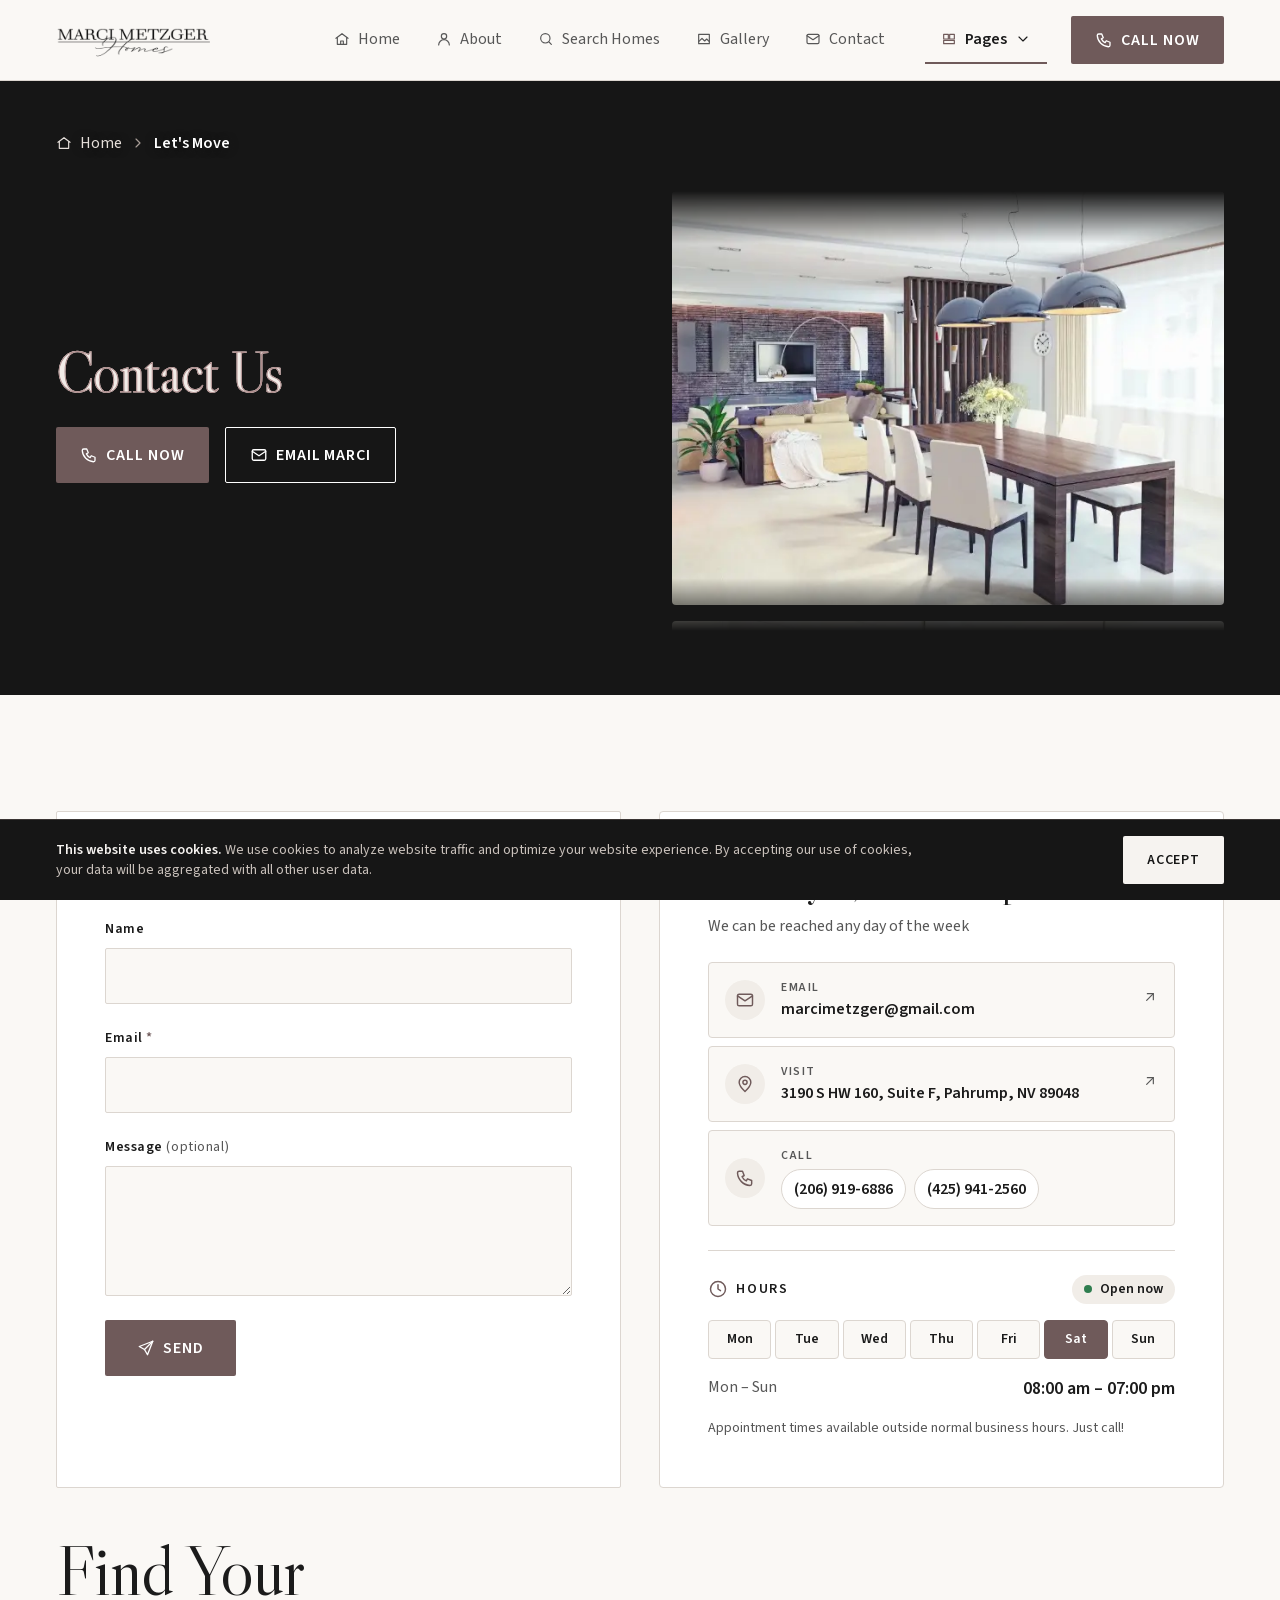
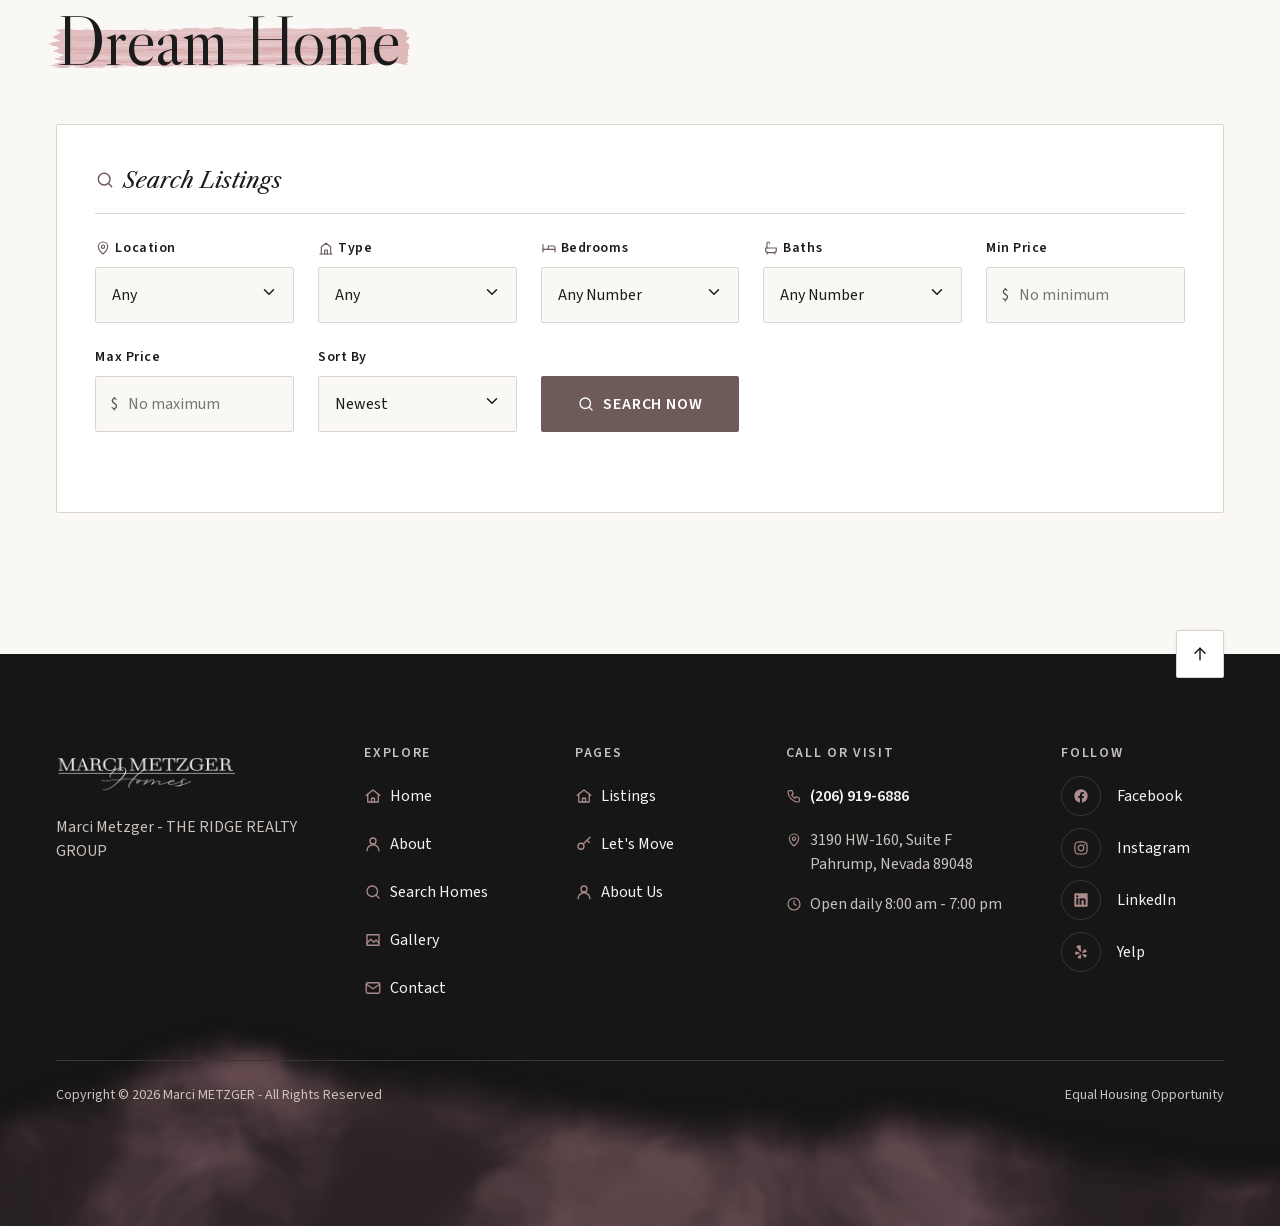
<file: lets-move.html>
<!DOCTYPE html>
<html lang="en">
<head>
<meta charset="utf-8">
<meta name="viewport" content="width=device-width, initial-scale=1">
<title>Let's Move | Contact Marci Metzger Homes | Pahrump, NV</title>
<meta name="description" content="Contact Marci Metzger - The Ridge Realty Group. Send a message, see office hours and get directions in Pahrump, NV. Call (206) 919-6886.">
<meta name="author" content="Marci Metzger Homes">
<meta name="application-name" content="Marci Metzger Homes">
<meta name="apple-mobile-web-app-title" content="Marci Metzger">
<meta name="theme-color" content="#FAF8F5">
<meta name="robots" content="index,follow">
<meta name="format-detection" content="telephone=yes">
<link rel="canonical" href="https://marci-metzger-homes.onrender.com/lets-move.html">
<meta property="og:type" content="website">
<meta property="og:site_name" content="Marci Metzger Homes">
<meta property="og:locale" content="en_US">
<meta property="og:url" content="https://marci-metzger-homes.onrender.com/lets-move.html">
<meta property="og:title" content="Let's Move | Contact Marci Metzger Homes | Pahrump, NV">
<meta property="og:description" content="MARCI METZGER - THE RIDGE REALTY GROUP. Pahrump Realtor for nearly 3 decades. Call (206) 919-6886.">
<meta property="og:image" content="https://marci-metzger-homes.onrender.com/assets/img/common/og-image.jpg">
<meta property="og:image:type" content="image/jpeg">
<meta property="og:image:width" content="1200">
<meta property="og:image:height" content="630">
<meta property="og:image:alt" content="Marci Metzger Homes logo and the words Pahrump Realtor beside a pond with fountains and desert mountains">
<meta name="twitter:card" content="summary_large_image">
<meta name="twitter:title" content="Let's Move | Contact Marci Metzger Homes | Pahrump, NV">
<meta name="twitter:description" content="MARCI METZGER - THE RIDGE REALTY GROUP. Pahrump Realtor for nearly 3 decades.">
<meta name="twitter:image" content="https://marci-metzger-homes.onrender.com/assets/img/common/og-image.jpg">
<meta name="twitter:image:alt" content="Marci Metzger Homes logo and the words Pahrump Realtor beside a pond with fountains and desert mountains">
<link rel="icon" href="favicon.ico" sizes="48x48">
<link rel="icon" href="assets/img/common/icons/logo_mark_01.svg" type="image/svg+xml">
<link rel="icon" href="assets/img/common/icons/favicon-32.png" type="image/png" sizes="32x32">
<link rel="apple-touch-icon" href="assets/img/common/icons/apple-touch-icon.png">
<link rel="manifest" href="site.webmanifest">
<script type="application/ld+json">{"@context":"https://schema.org","@type":"RealEstateAgent","name":"Marci Metzger - The Ridge Realty Group","url":"https://marci-metzger-homes.onrender.com/","image":"https://marci-metzger-homes.onrender.com/assets/img/common/og-image.jpg","telephone":"+1-206-919-6886","address":{"@type":"PostalAddress","streetAddress":"3190 HW-160, Suite F","addressLocality":"Pahrump","addressRegion":"NV","postalCode":"89048","addressCountry":"US"},"openingHoursSpecification":{"@type":"OpeningHoursSpecification","dayOfWeek":["Monday","Tuesday","Wednesday","Thursday","Friday","Saturday","Sunday"],"opens":"08:00","closes":"19:00"},"sameAs":["https://www.facebook.com/MarciHomes/","https://www.instagram.com/marcimetzger_theridge/","https://www.linkedin.com/in/marci-metzger-30642496/","https://www.yelp.com/biz/xr3yQN_m2SgO0R_7S6p62w"]}</script>

<link rel="preload" as="font" type="font/woff2" href="assets/fonts/source-sans-3-variable.woff2" crossorigin>
<link rel="preload" as="font" type="font/woff2" href="assets/fonts/libre-caslon-display-normal-400.woff2" crossorigin>
<link rel="preload" as="font" type="font/woff2" href="assets/fonts/libre-caslon-text-italic-400.woff2" crossorigin>
<link rel="preload" as="image" type="image/webp" imagesrcset="assets/img/lets-move/img_letsmove_01_w480.webp 480w, assets/img/lets-move/img_letsmove_01_w640.webp 640w, assets/img/lets-move/img_letsmove_01_w1060.webp 1060w" imagesizes="(min-width:1280px) 560px, (min-width:640px) 45vw, calc(100vw - 48px)" fetchpriority="high">
<script>document.documentElement.classList.add('js','is-loading')</script>
<style>
@font-face { font-family: "Libre Caslon Display"; font-style: normal; font-weight: 400; font-display: swap; src: url("assets/fonts/libre-caslon-display-normal-400.woff2") format("woff2"); unicode-range: U+0-FF, U+131, U+152-153, U+2BB-2BC, U+2C6, U+2DA, U+2DC, U+304, U+308, U+329, U+2000-206F, U+20AC, U+2122, U+2191, U+2193, U+2212, U+2215, U+FEFF, U+FFFD; }
@font-face { font-family: "Libre Caslon Text"; font-style: italic; font-weight: 400; font-display: swap; src: url("assets/fonts/libre-caslon-text-italic-400.woff2") format("woff2"); unicode-range: U+0-FF, U+131, U+152-153, U+2BB-2BC, U+2C6, U+2DA, U+2DC, U+304, U+308, U+329, U+2000-206F, U+20AC, U+2122, U+2191, U+2193, U+2212, U+2215, U+FEFF, U+FFFD; }
@font-face { font-family: "Libre Caslon Text"; font-style: normal; font-weight: 400; font-display: swap; src: url("assets/fonts/libre-caslon-text-normal-400.woff2") format("woff2"); unicode-range: U+0-FF, U+131, U+152-153, U+2BB-2BC, U+2C6, U+2DA, U+2DC, U+304, U+308, U+329, U+2000-206F, U+20AC, U+2122, U+2191, U+2193, U+2212, U+2215, U+FEFF, U+FFFD; }
@font-face { font-family: "Source Sans 3"; font-style: normal; font-weight: 400 600; font-display: swap; src: url("assets/fonts/source-sans-3-variable.woff2") format("woff2"); unicode-range: U+0-FF, U+131, U+152-153, U+2BB-2BC, U+2C6, U+2DA, U+2DC, U+304, U+308, U+329, U+2000-206F, U+20AC, U+2122, U+2191, U+2193, U+2212, U+2215, U+FEFF, U+FFFD; }
@font-face { font-family: "Caslon Display Fallback"; src: local("Times New Roman"), local("Liberation Serif"); size-adjust: 96.25%; ascent-override: 100.8%; descent-override: 28.05%; line-gap-override: 0%; }
@font-face { font-family: "Caslon Text Fallback"; font-style: normal; src: local("Times New Roman"), local("Liberation Serif"); size-adjust: 120.3%; ascent-override: 80.65%; descent-override: 21.6%; line-gap-override: 0%; }
@font-face { font-family: "Caslon Text Fallback"; font-style: italic; src: local("Times New Roman Italic"), local("TimesNewRomanPS-ItalicMT"), local("Liberation Serif Italic"); size-adjust: 125.4%; ascent-override: 77.3%; descent-override: 20.7%; line-gap-override: 0%; }
@font-face { font-family: "Source Sans Fallback"; src: local("Arial"), local("ArialMT"), local("Liberation Sans"); size-adjust: 93.4%; ascent-override: 109.2%; descent-override: 42.8%; line-gap-override: 0%; }
:root { --bg: #FAF8F5; --bg-2: #F1EDE8; --surface: #FFFFFF; --ink: #1B1B1B; --ink-2: #575757; --line: #DCD6D0; --accent: #6F5A5A; --accent-hover: #574545; --accent-soft: #AD8C8C; --dark: #161616; --on-dark: #F6F3F0; --on-dark-2: #C9C1BB; --display: 'Libre Caslon Display','Caslon Display Fallback',serif; --serif: 'Libre Caslon Text','Caslon Text Fallback',serif; --sans: 'Source Sans 3','Source Sans Fallback',sans-serif; --ease: cubic-bezier(.2,.8,.2,1); --shadow-2: 0 4px 12px rgba(22,22,22,.10); --shadow-3: 0 12px 32px rgba(22,22,22,.16); }
html { scroll-behavior: smooth; scroll-padding-top: 80px; }
*, ::before, ::after { box-sizing: border-box; }
body { margin: 0px; background: var(--bg); color: var(--ink); font-size: 1rem; font-family: var(--sans); line-height: 1.5; -webkit-font-smoothing: antialiased; overflow-x: hidden; }
img { display: block; max-width: 100%; }
h1, h2, h3, p { margin: 0px; }
a { color: var(--accent); text-underline-offset: 3px; }
:where(a):hover { color: var(--accent-hover); }
@media (max-width: 767px){[data-link] { text-underline-offset: 4px; text-decoration: underline !important; }
}
@media (min-width: 768px){[data-link]:hover { text-underline-offset: 4px; text-decoration: underline !important; }
}
@media (min-width: 768px){:where(header nav a):hover { text-decoration: underline; text-underline-offset: 8px; }
}
:focus-visible { outline: 3px solid var(--accent); outline-offset: 3px; }
input, select, textarea, button { color: inherit; font: inherit; }
[hidden] { display: none !important; }
@media (max-width: 1179.98px){.hide-below-1180 { display: none !important; }
}
@media (min-width: 1180px){.hide-from-1180 { display: none !important; }
}
:root { --header-shadow: none; --hero-h: 180vh; --intro-op: 1; --intro-tf: none; --hero-h1-mb: 0; --hero-cta-dir: column; --hero-cta-align: flex-start; --svc-ta: left; --svc-js: start; --svc-ai: flex-start; --about-max: 100%; --about-min-h: 0; --about-js: stretch; --about-ratio: 4/5; --sold-head-ta: left; --sold-head-ai: flex-start; --tl-line-left: 15.5px; --tl-cols: 32px minmax(0,1fr); --tl-gap: 16px; --tl-card-l: 2; --tl-card-r: 2; --tl-mark-col: 1; --tl-mark-align: start; --tl-mark-top: 28px; --gallery-cols: repeat(1,minmax(0,1fr)); --office-ws: normal; --map-ratio: 16/10; --wall-cols: minmax(0,1fr); --wall-h: 280px; --lm-contact-cols: minmax(0,1fr); --about-hero-cols: minmax(0,1fr); --about-img-max: 100%; --about-img-js: start; --about-img-ratio: 1/1; --foot-cols: repeat(2,minmax(0,1fr)); --foot-brand: 1 / -1; --foot-wide: 1 / -1; --foot-pad: 28px; --open-dot: var(--accent-soft); --top-op: 0; --top-vis: hidden; --top-tf: translateY(8px); --top-delay: 200ms; --top-bottom: 24px; }
@media (min-width: 560px){:root { --gallery-cols: repeat(2,minmax(0,1fr)); }
}
@media (min-width: 600px){:root { --about-ratio: 4/3; }
}
@media (min-width: 640px){:root { --hero-h1-mb: -48px; --hero-cta-dir: row; --hero-cta-align: flex-end; --svc-ta: right; --svc-js: end; --svc-ai: flex-end; --map-ratio: 5/2; --wall-cols: minmax(0,1fr) minmax(0,1fr); --wall-h: 400px; --about-hero-cols: minmax(0,5fr) minmax(0,7fr); --about-img-max: 400px; --about-img-ratio: 4/5; --foot-cols: repeat(4,minmax(0,1fr)); --foot-wide: auto; }
}
@media (min-width: 720px){:root { --about-img-js: end; }
}
@media (min-width: 880px){:root { --about-max: 480px; --about-min-h: 424px; --about-js: end; --about-ratio: auto; }
}
@media (min-width: 960px){:root { --sold-head-ta: center; --sold-head-ai: center; --tl-line-left: calc(50% - .5px); --tl-cols: minmax(0,1fr) 72px minmax(0,1fr); --tl-gap: 24px; --tl-card-l: 1; --tl-card-r: 3; --tl-mark-col: 2; --tl-mark-align: center; --tl-mark-top: 0px; --gallery-cols: repeat(3,minmax(0,1fr)); --map-ratio: 7/2; --wall-h: 440px; }
}
@media (min-width: 1100px){:root { --office-ws: nowrap; --lm-contact-cols: repeat(2,minmax(0,1fr)); --foot-cols: 1.6fr 1fr 1fr 1.4fr 1fr; --foot-brand: auto; }
}
@media (prefers-reduced-motion: reduce){:root { --hero-h: calc(100dvh - 80px); }
}
html.js:not(.is-hero-in) { --intro-op: 0; --intro-tf: translateY(16px); }
[data-nav-link] { --nav-line: transparent; --nav-color: var(--ink-2); --nav-weight: 400; --nav-icon: currentColor; }
[data-pages-toggle] { --pages-color: var(--ink-2); --pages-chev: none; }
body:not([data-route="home"]) [data-pages-toggle], [data-pages-toggle][aria-expanded="true"] { --pages-color: var(--ink); }
[data-validate] { --field-border: var(--line); }
[data-msg="contact"] { --contact-msg-color: #2F6B47; }
[data-weekday] { --day-border: var(--line); --day-bg: var(--bg); --day-color: var(--ink); }
.app__div { min-height: 100vh; background: var(--bg); color: var(--ink); }
.app__a { position: absolute; top: -80px; left: 16px; z-index: 100; padding: 16px; background: var(--ink); color: var(--bg); text-decoration: none; }
.header__header { position: sticky; top: 0px; z-index: 40; border-bottom: 1px solid var(--line); background: var(--bg); box-shadow: var(--header-shadow); transition: box-shadow 200ms var(--ease); }
.header__div { display: flex; max-width: 1280px; height: 80px; margin: 0px auto; padding: 0px clamp(24px, 5vw, 56px); align-items: center; gap: 16px; }
.header__a { display: flex; min-height: 48px; margin-right: auto; align-items: center; }
.header__img { width: 154px; height: 48px; }
.header__nav { display: flex; align-items: center; gap: 24px; }
.header__ul { display: flex; margin: 0px; padding: 0px; list-style: none; gap: 4px; }
.header__a-2 { display: flex; min-height: 48px; padding: 0px 16px; border-bottom: 2px solid var(--nav-line); color: var(--nav-color); font-size: 1rem; font-weight: var(--nav-weight); white-space: nowrap; text-decoration: none; align-items: center; gap: 8px; transition: color 160ms var(--ease), border-color 160ms var(--ease); }
.header__svg { color: var(--nav-icon); flex: 0 0 auto; }
.header__div-2 { position: relative; }
.header__svg-2 { color: var(--accent); flex: 0 0 auto; }
.header__svg-3 { flex: 0 0 auto; transform: var(--pages-chev); transition: transform 200ms var(--ease); }
.header__div-3 { position: absolute; top: calc(100% + 16px); right: 0px; z-index: 50; width: 360px; padding: 8px; border: 1px solid var(--line); border-radius: 4px; background: var(--surface); box-shadow: var(--shadow-3); animation: mmFade 160ms var(--ease); }
.header__ul-2 { display: flex; margin: 0px; padding: 0px; list-style: none; flex-direction: column; gap: 4px; }
.header__a-3 { display: flex; padding: 16px; border-radius: 4px; background: transparent; color: var(--ink); text-decoration: none; align-items: center; gap: 16px; transition: background 160ms var(--ease); }
.header__span { display: grid; width: 40px; height: 40px; border-radius: 50%; background: var(--bg-2); color: var(--accent); place-items: center; flex: 0 0 auto; }
.header__span-2 { display: flex; min-width: 0px; flex-direction: column; gap: 0px; }
.header__span-3 { font-size: 1rem; font-weight: 600; line-height: 1.5; }
.header__span-4 { color: var(--ink-2); font-size: 0.875rem; line-height: 1.5; }
.header__svg-4 { margin-left: auto; color: var(--ink-2); flex: 0 0 auto; }
.header__a-4 { display: inline-flex; min-height: 48px; padding: 0px 24px; border-radius: 2px; background: var(--accent); color: rgb(255, 255, 255); font-size: 1rem; font-weight: 600; text-decoration: none; letter-spacing: 0.06em; align-items: center; gap: 8px; text-transform: uppercase; transition: background 200ms var(--ease); }
.header__a-5 { display: inline-flex; width: 48px; height: 48px; border-radius: 2px; background: var(--accent); color: rgb(255, 255, 255); align-items: center; justify-content: center; }
.header__button-2 { display: inline-flex; min-width: 120px; min-height: 48px; padding: 0px 16px; border: 1px solid var(--line); border-radius: 4px; background: var(--surface); color: var(--ink); font-size: 1rem; font-weight: 600; cursor: pointer; align-items: center; justify-content: center; gap: 8px; }
.app__main { outline: none; }
.header__button-3 { display: flex; min-height: 48px; padding: 0px 16px; border-top: 0px; border-right: 0px; border-left: 0px; border-image: none; border-bottom: 2px solid var(--accent); background: transparent; color: var(--pages-color); font-size: 1rem; font-weight: 600; white-space: nowrap; cursor: pointer; align-items: center; gap: 8px; transition: color 160ms var(--ease); }
.header__a-6 { display: flex; padding: 16px; border-radius: 4px; background: var(--bg-2); color: var(--ink); text-decoration: none; align-items: center; gap: 16px; transition: background 160ms var(--ease); }
.header__a-2:hover { color: var(--ink); }
.header__a-3:hover { background: var(--bg-2); color: var(--ink); }
.header__a-4:hover { background: var(--accent-hover); color: rgb(255, 255, 255); }
.header__button-3:hover { color: var(--ink); }
.header__a-6:hover { background: var(--bg-2); color: var(--ink); }
.app__a:focus { top: 16px; }
@keyframes mmWallUp { 
  0% { transform: translateY(0px); }
  100% { transform: translateY(-50%); }
}
@keyframes mmWallDown { 
  0% { transform: translateY(-50%); }
  100% { transform: translateY(0px); }
}
@keyframes mmFill { 
  0%, 8% { background-position: 100% 0px; }
  42%, 58% { background-position: 0px 0px; }
  92%, 100% { background-position: 100% 0px; }
}
@keyframes mmLineUp { 
  0% { opacity: 0; transform: translateY(16px); }
  100% { opacity: 1; transform: none; }
}
@keyframes mmPop { 
  0% { opacity: 0; transform: scale(0.4); }
  60% { opacity: 1; transform: scale(1.12); }
  80% { transform: scale(0.96); }
  100% { opacity: 1; transform: scale(1); }
}
@keyframes mmDrawer { 
  0% { transform: translateX(100%); }
  100% { transform: none; }
}
@keyframes mmFade { 
  0% { opacity: 0; }
  100% { opacity: 1; }
}
@keyframes mmDrift { 
  0% { transform: scale(1.04) translate3d(0px, 0px, 0px); }
  100% { transform: scale(1.12) translate3d(-2%, -1.5%, 0px); }
}
@keyframes mmShimmer { 
  0% { transform: translateX(-120%) skewX(-14deg); }
  45%, 100% { transform: translateX(320%) skewX(-14deg); }
}
@keyframes mmSpin { 
  100% { transform: rotate(360deg); }
}
@keyframes mmPin { 
  0% { opacity: 0.9; transform: scale(0.4); }
  100% { opacity: 0; transform: scale(2.2); }
}
@keyframes mmBob { 
  0%, 100% { transform: translateY(-2px); }
  50% { transform: translateY(3px); }
}
@keyframes mmDrift { 
  0% { background-position: 0px 100%, 0px 100%, 0px 100%, 0px 0px; }
  100% { background-position: -72em 100%, -48em 100%, -24em 100%, 0px 0px; }
}
@keyframes mmGlint { 
  0% { background-position: 120% 0px, 0px 0px; }
  35%, 100% { background-position: -20% 0px, 0px 0px; }
}
@keyframes mmRipple { 
  0% { opacity: 0.7; transform: scale(1); }
  100% { opacity: 0; transform: scale(3.4); }
}
@media (prefers-reduced-motion: reduce){html { scroll-behavior: auto; }
* { transition: none !important; animation: none !important; }
}
picture { display: contents; }
.icon-toggle:not([hidden]) { display: contents; }
.let-s-move-hero__section { position: relative; overflow: hidden; background: var(--dark); color: var(--on-dark); }
.let-s-move-hero__mm-light-beam { position: absolute; z-index: 0; inset: 0px; pointer-events: none; }
.let-s-move-hero__div { position: relative; z-index: 1; max-width: 1280px; margin: 0px auto; padding: clamp(24px, 3vw, 40px) clamp(24px, 5vw, 56px) clamp(40px, 5vw, 64px); }
.let-s-move-hero__nav { display: flex; margin-bottom: clamp(16px, 2vw, 24px); }
.let-s-move-hero__ol { display: flex; margin: 0px; padding: 0px; color: rgb(230, 223, 218); font-size: 1rem; line-height: 1; white-space: nowrap; list-style: none; flex: 0 0 auto; flex-wrap: wrap; align-items: center; gap: 8px; text-shadow: rgba(22, 22, 22, 0.9) 0px 1px 8px; }
.let-s-move-hero__li { display: flex; align-items: center; flex: 0 0 auto; }
.let-s-move-hero__a { display: inline-flex; min-height: 48px; color: rgb(230, 223, 218); line-height: 1; white-space: nowrap; text-decoration: none; align-items: center; gap: 8px; }
.let-s-move-hero__svg { display: block; flex: 0 0 auto; }
.let-s-move-hero__li-2 { display: flex; color: rgb(168, 157, 151); align-items: center; }
.let-s-move-hero__li-3 { display: flex; min-height: 48px; color: rgb(255, 255, 255); font-weight: 600; line-height: 1; white-space: nowrap; align-items: center; flex: 0 0 auto; }
.let-s-move-hero__div-2 { display: grid; grid-template-columns: var(--wall-cols); gap: 32px clamp(32px, 5vw, 72px); align-items: center; }
.let-s-move-hero__div-3 { display: flex; min-width: 0px; max-width: 640px; flex-direction: column; align-items: flex-start; gap: 16px; }
.let-s-move-hero__h1 { font-size: clamp(2.25rem, 4.5vw, 4rem); font-weight: 400; font-family: var(--display); line-height: 1.1; letter-spacing: -0.015em; text-wrap: balance; -webkit-text-stroke: 1px var(--accent-soft); background-image: linear-gradient(90deg,var(--accent-soft) 0 50%,#F2ECE8 50% 100%); background-size: 200% 100%; background-position: 100% 0px; color: transparent; background-clip: text; -webkit-text-fill-color: transparent; animation: 9s cubic-bezier(0.65, 0, 0.35, 1) 600ms infinite normal none running mmFill; }
.let-s-move-hero__div-4 { display: flex; padding-top: 8px; flex-wrap: wrap; gap: 16px; }
.let-s-move-hero__a-2 { display: inline-flex; flex: 0 0 auto; min-height: 56px; padding: 0px 24px; border-radius: 2px; background: var(--accent); color: rgb(255, 255, 255); font-size: 1rem; font-weight: 600; text-decoration: none; white-space: nowrap; letter-spacing: 0.06em; align-items: center; gap: 8px; text-transform: uppercase; transition: background 200ms var(--ease); }
.let-s-move-hero__a-3 { display: inline-flex; flex: 0 0 auto; min-height: 56px; padding: 0px 24px; border: 1px solid rgb(255, 255, 255); border-radius: 2px; color: rgb(255, 255, 255); font-size: 1rem; font-weight: 600; text-decoration: none; white-space: nowrap; letter-spacing: 0.06em; align-items: center; gap: 8px; text-transform: uppercase; transition: background 200ms var(--ease), color 200ms var(--ease); }
.let-s-move-hero__div-5 { position: relative; height: var(--wall-h); overflow: hidden; mask-image: linear-gradient(transparent 0px, rgb(0, 0, 0) 12%, rgb(0, 0, 0) 88%, transparent 100%); }
.let-s-move-hero__div-6 { display: grid; grid-template-columns: minmax(0px, 1fr); gap: 16px; align-items: start; }
.let-s-move-hero__ul { display: flex; min-width: 0px; margin: 0px; padding: 0px; list-style: none; flex-direction: column; animation: 40s linear 0s infinite normal none running mmWallUp; will-change: transform; }
.let-s-move-hero__li-4 { padding-bottom: 16px; }
.let-s-move-hero__img { width: 100%; height: auto; border-radius: 4px; background: rgb(42, 38, 37); aspect-ratio: 4 / 3; object-fit: cover; }
.contact-us__section { max-width: 1280px; margin: 0px auto; padding: clamp(72px, 9vw, 128px) clamp(24px, 5vw, 56px) 0px; }
.contact-us__div { display: grid; grid-template-columns: var(--lm-contact-cols); gap: clamp(24px, 3vw, 40px); align-items: stretch; }
.contact-us__form { display: flex; padding: clamp(24px, 4vw, 48px); border: 1px solid var(--line); border-radius: 2px; background: var(--surface); flex-direction: column; gap: 24px; }
.contact-us__h2 { display: flex; font-size: 2rem; font-weight: 400; font-family: var(--display); line-height: 1.1; align-items: center; gap: 16px; }
.contact-us__div-2 { display: flex; flex-direction: column; gap: 8px; }
.contact-us__label { font-size: 0.875rem; font-weight: 600; letter-spacing: 0.04em; }
.contact-us__input { min-height: 56px; padding: 0px 16px; border: 1px solid var(--line); border-radius: 2px; background: var(--bg); outline: none; box-shadow: rgba(111, 90, 90, 0) 0px 0px 0px 0px, rgba(173, 140, 140, 0) 0px 0px 0px 0px; transition: border-color 200ms var(--ease), box-shadow 260ms var(--ease); }
.contact-us__span { color: var(--accent); }
.contact-us__span-2 { position: absolute; width: 1px; height: 1px; overflow: hidden; clip: rect(0px, 0px, 0px, 0px); }
.contact-us__input-2 { min-height: 56px; padding: 0px 16px; border: 1px solid var(--field-border); border-radius: 2px; background: var(--bg); outline: none; box-shadow: rgba(111, 90, 90, 0) 0px 0px 0px 0px, rgba(173, 140, 140, 0) 0px 0px 0px 0px; transition: border-color 200ms var(--ease), box-shadow 260ms var(--ease); }
.contact-us__p { color: rgb(155, 44, 44); font-size: 1rem; font-weight: 600; }
.contact-us__span-3 { color: var(--ink-2); font-weight: 400; }
.contact-us__textarea { min-height: 120px; padding: 16px; border: 1px solid var(--line); border-radius: 2px; background: var(--bg); resize: vertical; outline: none; box-shadow: rgba(111, 90, 90, 0) 0px 0px 0px 0px, rgba(173, 140, 140, 0) 0px 0px 0px 0px; transition: border-color 200ms var(--ease), box-shadow 260ms var(--ease); }
.contact-us__button { display: inline-flex; min-height: 56px; padding: 0px 32px; border: 0px; border-radius: 2px; background: var(--accent); color: rgb(255, 255, 255); font-size: 1rem; font-weight: 600; letter-spacing: 0.06em; cursor: pointer; align-self: flex-start; align-items: center; gap: 8px; text-transform: uppercase; transition: background 200ms var(--ease); }
.contact-us__p-2 { min-height: 1.6em; color: var(--contact-msg-color); font-size: 1rem; }
.contact-us__div-3 { display: flex; padding: clamp(24px, 4vw, 48px); border: 1px solid var(--line); border-radius: 4px; background: var(--surface); flex-direction: column; gap: 24px; }
.contact-us__h2-2 { font-size: clamp(1.75rem, 3vw, 2.5rem); font-weight: 400; font-family: var(--display); line-height: 1.2; text-wrap: balance; }
.contact-us__p-3 { color: var(--ink-2); line-height: 1.5; }
.contact-us__address { display: flex; font-style: normal; flex-direction: column; gap: 8px; }
.contact-us__a { display: flex; min-height: 72px; padding: 16px; border: 1px solid var(--line); border-radius: 4px; background: var(--bg); color: var(--ink); text-decoration: none; align-items: center; gap: 16px; transition: border-color 200ms var(--ease), background 200ms var(--ease), transform 200ms var(--ease); }
.contact-us__span-4 { display: grid; width: 40px; height: 40px; border-radius: 50%; background: var(--bg-2); color: var(--accent); flex: 0 0 auto; place-items: center; }
.contact-us__span-5 { display: flex; min-width: 0px; flex-direction: column; flex: 1 1 0%; }
.contact-us__span-6 { color: var(--ink-2); font-size: 0.75rem; font-weight: 600; line-height: 1.5; letter-spacing: 0.12em; text-transform: uppercase; }
.contact-us__span-7 { font-size: 1rem; font-weight: 600; line-height: 1.5; overflow-wrap: anywhere; }
.contact-us__span-8 { color: var(--ink-2); flex: 0 0 auto; }
.contact-us__div-4 { display: flex; min-height: 72px; padding: 16px; border: 1px solid var(--line); border-radius: 4px; background: var(--bg); color: var(--ink); align-items: center; gap: 16px; }
.contact-us__span-9 { display: flex; min-width: 0px; flex-direction: column; flex: 1 1 0%; gap: 4px; }
.contact-us__span-10 { display: flex; flex-wrap: wrap; gap: 8px; }
.contact-us__a-2 { display: inline-flex; min-height: 40px; padding: 0px 12px; border: 1px solid var(--line); border-radius: 999px; background: var(--surface); color: var(--ink); font-size: 1rem; font-weight: 600; line-height: 1.5; white-space: nowrap; text-decoration: none; align-items: center; transition: border-color 200ms var(--ease), background 200ms var(--ease), color 200ms var(--ease); }
.contact-us__div-5 { display: flex; margin-top: auto; padding-top: 24px; border-top: 1px solid var(--line); flex-direction: column; gap: 16px; }
.contact-us__div-6 { display: flex; flex-wrap: wrap; align-items: center; justify-content: space-between; gap: 8px 16px; }
.contact-us__h3 { display: flex; font-size: 0.875rem; font-weight: 600; font-family: var(--sans); line-height: 1.5; letter-spacing: 0.12em; align-items: center; gap: 8px; text-transform: uppercase; }
.contact-us__span-11 { display: flex; color: var(--accent); }
.contact-us__span-12 { display: inline-flex; padding: 4px 12px; border-radius: 999px; background: var(--bg-2); font-size: 0.875rem; font-weight: 600; line-height: 1.5; align-items: center; gap: 8px; }
.contact-us__span-13 { width: 8px; height: 8px; border-radius: 50%; background: var(--open-dot); }
.contact-us__ul { display: grid; margin: 0px; padding: 0px; list-style: none; grid-template-columns: repeat(7, minmax(0px, 1fr)); gap: 4px; }
.contact-us__li { display: flex; padding: 8px 0px; border: 1px solid var(--day-border); border-radius: 4px; background: var(--day-bg); color: var(--day-color); text-align: center; flex-direction: column; align-items: center; gap: 0px; }
.contact-us__span-14 { font-size: 0.875rem; font-weight: 600; line-height: 1.5; }
.contact-us__p-4 { display: flex; font-variant-numeric: tabular-nums; flex-wrap: wrap; justify-content: space-between; gap: 4px 16px; }
.contact-us__span-15 { color: var(--ink-2); }
.contact-us__span-16 { font-size: 1.125rem; font-weight: 600; line-height: 1.5; }
.contact-us__p-5 { color: var(--ink-2); font-size: 0.875rem; line-height: 1.5; text-wrap: pretty; }
.let-s-move-hero__a:hover { color: rgb(255, 255, 255); text-decoration: underline; }
.let-s-move-hero__a-2:hover { background: var(--accent-hover); color: rgb(255, 255, 255); }
.let-s-move-hero__a-3:hover { background: rgb(255, 255, 255); color: var(--dark); }
.contact-us__button:hover { background: var(--accent-hover); }
.contact-us__a:hover { border-color: var(--accent-soft); background: var(--surface); color: var(--ink); transform: translateY(-2px); }
.contact-us__a-2:hover { border-color: var(--accent); background: var(--accent); color: rgb(255, 255, 255); }
.contact-us__input:focus { border-color: var(--accent); box-shadow: rgba(111, 90, 90, 0.22) 0px 0px 0px 3px, rgba(173, 140, 140, 0.12) 0px 0px 0px 9px; }
.contact-us__input-2:focus { border-color: var(--accent); box-shadow: rgba(111, 90, 90, 0.22) 0px 0px 0px 3px, rgba(173, 140, 140, 0.12) 0px 0px 0px 9px; }
.contact-us__textarea:focus { border-color: var(--accent); box-shadow: rgba(111, 90, 90, 0.22) 0px 0px 0px 3px, rgba(173, 140, 140, 0.12) 0px 0px 0px 9px; }
@media (max-width: 639.98px){.let-s-move-hero__div-5 { order: -1; }
}
html.is-loading *,html.is-loading *::before,html.is-loading *::after{transition:none!important}
</style>
<link rel="stylesheet" href="assets/css/common.css?v=1fvn79" media="print" onload="this.media='all'">
<link rel="stylesheet" href="assets/css/lets-move.css?v=192eki" media="print" onload="this.media='all'">
<noscript><link rel="stylesheet" href="assets/css/common.css?v=1fvn79"><link rel="stylesheet" href="assets/css/lets-move.css?v=192eki"></noscript>
<script src="assets/js/main.min.js?v=v0n3f" defer></script>
<script src="assets/js/footer-smoke.min.js?v=18epph" defer></script>
<script src="assets/js/light-beam.min.js?v=1rptce" defer></script>
</head>
<body data-route="lets-move">
<div id="top" class="app__div">
<a href="#main" class="app__a">Skip to content</a>

<!-- Start of header area -->
<header class="site-header header__header">
  <div class="header__div">
    <a href="index.html" aria-label="Marci Metzger Homes, home" class="header__a">
      <picture><source type="image/webp" srcset="assets/img/common/img_logo_01_w384.webp 384w" sizes="154px"><img src="assets/img/common/img_logo_01.png" decoding="async" alt="Marci Metzger Homes" width="154" height="48" class="header__img"></picture>
    </a>
    
      <nav class="nav-menu hide-below-1180 header__nav" aria-label="Main">
        <ul class="header__ul">
          
            <li><a href="index.html#home" data-nav-link="" class="header__a-2"><svg width="16" height="16" viewBox="0 0 24 24" fill="none" stroke="currentColor" stroke-width="1.75" stroke-linecap="round" stroke-linejoin="round" aria-hidden="true" focusable="false" class="header__svg"><path d="M3 11l9-7 9 7"></path><path d="M5 10v10h14V10"></path><path d="M10 20v-5h4v5"></path></svg>Home</a></li>
          
            <li><a href="index.html#about" data-nav-link="" class="header__a-2"><svg width="16" height="16" viewBox="0 0 24 24" fill="none" stroke="currentColor" stroke-width="1.75" stroke-linecap="round" stroke-linejoin="round" aria-hidden="true" focusable="false" class="header__svg"><path d="M12 12a4 4 0 1 0 0-8a4 4 0 1 0 0 8"></path><path d="M4 21a8 8 0 0 1 16 0"></path><path d=""></path></svg>About</a></li>
          
            <li><a href="index.html#listings" data-nav-link="" class="header__a-2"><svg width="16" height="16" viewBox="0 0 24 24" fill="none" stroke="currentColor" stroke-width="1.75" stroke-linecap="round" stroke-linejoin="round" aria-hidden="true" focusable="false" class="header__svg"><path d="M11 18a7 7 0 1 0 0-14a7 7 0 1 0 0 14"></path><path d="M20 20l-3.5-3.5"></path><path d=""></path></svg>Search Homes</a></li>
          
            <li><a href="index.html#gallery" data-nav-link="" class="header__a-2"><svg width="16" height="16" viewBox="0 0 24 24" fill="none" stroke="currentColor" stroke-width="1.75" stroke-linecap="round" stroke-linejoin="round" aria-hidden="true" focusable="false" class="header__svg"><path d="M4 5h16v14H4z"></path><path d="M4 16l5-5 4 4 3-3 4 4"></path><path d=""></path></svg>Gallery</a></li>
          
            <li><a href="index.html#contact" data-nav-link="" class="header__a-2"><svg width="16" height="16" viewBox="0 0 24 24" fill="none" stroke="currentColor" stroke-width="1.75" stroke-linecap="round" stroke-linejoin="round" aria-hidden="true" focusable="false" class="header__svg"><path d="M3 7a2 2 0 0 1 2-2h14a2 2 0 0 1 2 2v10a2 2 0 0 1-2 2H5a2 2 0 0 1-2-2z"></path><path d="M3 7l9 6 9-6"></path><path d=""></path></svg>Contact</a></li>
          
        </ul>
        <div class="header__div-2">
          <button type="button" aria-expanded="false" aria-controls="pages-menu" data-on-click="togglePagesMenu" data-pages-toggle="" class="header__button-3"><svg width="16" height="16" viewBox="0 0 24 24" fill="none" stroke="currentColor" stroke-width="1.75" stroke-linecap="round" stroke-linejoin="round" aria-hidden="true" focusable="false" class="header__svg-2"><path d="M4 5h7v7H4z"></path><path d="M13 5h7v7h-7z"></path><path d="M4 14h16v5H4z"></path></svg>Pages<svg width="16" height="16" viewBox="0 0 24 24" fill="none" stroke="currentColor" stroke-width="1.75" stroke-linecap="round" stroke-linejoin="round" aria-hidden="true" focusable="false" class="header__svg-3"><path d="M6 9l6 6 6-6"></path></svg></button>
          
            <div id="pages-menu" data-show="pages-menu" hidden="" class="header__div-3">
              <ul class="header__ul-2">
                
                  <li><a href="listings.html" data-on-click="closePagesMenu" class="header__a-3"><span class="header__span"><svg width="20" height="20" viewBox="0 0 24 24" fill="none" stroke="currentColor" stroke-width="1.75" stroke-linecap="round" stroke-linejoin="round" aria-hidden="true" focusable="false"><path d="M3 11l9-7 9 7"></path><path d="M5 10v10h14V10"></path><path d="M10 20v-5h4v5"></path></svg></span><span class="header__span-2"><span class="header__span-3">Listings</span><span class="header__span-4">Current listings and what's new</span></span><svg width="16" height="16" viewBox="0 0 24 24" fill="none" stroke="currentColor" stroke-width="1.75" stroke-linecap="round" stroke-linejoin="round" aria-hidden="true" focusable="false" class="header__svg-4"><path d="M7 17L17 7"></path><path d="M8 7h9v9"></path></svg></a></li>
                
                  <li><a href="lets-move.html" aria-current="page" data-on-click="closePagesMenu" class="header__a-6"><span class="header__span"><svg width="20" height="20" viewBox="0 0 24 24" fill="none" stroke="currentColor" stroke-width="1.75" stroke-linecap="round" stroke-linejoin="round" aria-hidden="true" focusable="false"><path d="M8 19a4 4 0 1 0 0-8a4 4 0 1 0 0 8"></path><path d="M11 12l9-9"></path><path d="M16 7l3 3"></path></svg></span><span class="header__span-2"><span class="header__span-3">Let's Move</span><span class="header__span-4">Contact us, hours and directions</span></span><svg width="16" height="16" viewBox="0 0 24 24" fill="none" stroke="currentColor" stroke-width="1.75" stroke-linecap="round" stroke-linejoin="round" aria-hidden="true" focusable="false" class="header__svg-4"><path d="M7 17L17 7"></path><path d="M8 7h9v9"></path></svg></a></li>
                
                  <li><a href="about-us.html" data-on-click="closePagesMenu" class="header__a-3"><span class="header__span"><svg width="20" height="20" viewBox="0 0 24 24" fill="none" stroke="currentColor" stroke-width="1.75" stroke-linecap="round" stroke-linejoin="round" aria-hidden="true" focusable="false"><path d="M12 12a4 4 0 1 0 0-8a4 4 0 1 0 0 8"></path><path d="M4 21a8 8 0 0 1 16 0"></path><path d=""></path></svg></span><span class="header__span-2"><span class="header__span-3">About Us</span><span class="header__span-4">Meet Marci J Metzger</span></span><svg width="16" height="16" viewBox="0 0 24 24" fill="none" stroke="currentColor" stroke-width="1.75" stroke-linecap="round" stroke-linejoin="round" aria-hidden="true" focusable="false" class="header__svg-4"><path d="M7 17L17 7"></path><path d="M8 7h9v9"></path></svg></a></li>
                
              </ul>
            </div>
          
        </div>
        <a href="tel:2069196886" class="header__a-4"><svg width="18" height="18" viewBox="0 0 24 24" fill="none" stroke="currentColor" stroke-width="1.75" stroke-linecap="round" stroke-linejoin="round" aria-hidden="true" focusable="false"><path d="M5 4h4l2 5-2.5 1.5a11 11 0 0 0 5 5L15 13l5 2v4a2 2 0 0 1-2 2A16 16 0 0 1 3 6a2 2 0 0 1 2-2"></path></svg>Call now</a>
      </nav>
    
    
      <a href="tel:2069196886" aria-label="Call Marci Metzger at (206) 919-6886" class="hide-from-1180 header__a-5"><svg width="20" height="20" viewBox="0 0 24 24" fill="none" stroke="currentColor" stroke-width="1.75" stroke-linecap="round" stroke-linejoin="round" aria-hidden="true" focusable="false"><path d="M5 4h4l2 5-2.5 1.5a11 11 0 0 0 5 5L15 13l5 2v4a2 2 0 0 1-2 2A16 16 0 0 1 3 6a2 2 0 0 1 2-2"></path></svg></a>
      <button type="button" aria-expanded="false" aria-controls="mobile-nav" aria-label="Open menu" class="hide-from-1180 header__button-2" data-on-click="toggleMobileMenu">
        <span class="icon-toggle" data-show="menu-open" hidden=""><svg width="20" height="20" viewBox="0 0 24 24" fill="none" stroke="currentColor" stroke-width="1.75" stroke-linecap="round" aria-hidden="true" focusable="false"><path d="M6 6l12 12"></path><path d="M18 6L6 18"></path></svg></span>
        <span class="icon-toggle" data-show="menu-closed"><svg width="20" height="20" viewBox="0 0 24 24" fill="none" stroke="currentColor" stroke-width="1.75" stroke-linecap="round" aria-hidden="true" focusable="false"><path d="M4 7h16"></path><path d="M4 12h16"></path><path d="M4 17h16"></path></svg></span>
        <span aria-hidden="true" data-text="menuText">Menu</span>
      </button>
    
  </div>
</header>
<!-- End of header area -->

  <div data-show="menu-open" hidden="" data-on-click="closeMobileMenu" class="app__div-2"></div>
  <!-- Start of mobile menu area -->
<nav id="mobile-nav" aria-label="Main" data-show="menu-open" hidden="" class="drawer__nav">
    <div class="drawer__div">
      <a href="index.html" aria-label="Marci Metzger Homes, home" data-on-click="closeMobileMenu" class="drawer__a"><picture><source type="image/webp" srcset="assets/img/common/img_logo_01_w384.webp 384w" sizes="128px"><img src="assets/img/common/img_logo_01.png" decoding="async" alt="Marci Metzger Homes" width="128" height="40" class="drawer__img"></picture></a>
      <button type="button" aria-label="Close menu" data-on-click="closeMobileMenu" class="drawer__button"><svg width="18" height="18" viewBox="0 0 24 24" fill="none" stroke="currentColor" stroke-width="1.75" stroke-linecap="round" stroke-linejoin="round" aria-hidden="true" focusable="false"><path d="M6 6l12 12"></path><path d="M18 6L6 18"></path></svg>Close</button>
    </div>
    <ul class="drawer__ul">
      
          <li class="drawer__li"><a href="index.html#home" data-on-click="closeMobileMenu" data-drawer-link="" class="drawer__a-2"><svg width="20" height="20" viewBox="0 0 24 24" fill="none" stroke="currentColor" stroke-width="1.75" stroke-linecap="round" stroke-linejoin="round" aria-hidden="true" focusable="false" class="drawer__svg"><path d="M3 11l9-7 9 7"></path><path d="M5 10v10h14V10"></path><path d="M10 20v-5h4v5"></path></svg><span class="drawer__span">Home</span></a></li>
        
          <li class="drawer__li"><a href="index.html#about" data-on-click="closeMobileMenu" data-drawer-link="" class="drawer__a-2"><svg width="20" height="20" viewBox="0 0 24 24" fill="none" stroke="currentColor" stroke-width="1.75" stroke-linecap="round" stroke-linejoin="round" aria-hidden="true" focusable="false" class="drawer__svg"><path d="M12 12a4 4 0 1 0 0-8a4 4 0 1 0 0 8"></path><path d="M4 21a8 8 0 0 1 16 0"></path><path d=""></path></svg><span class="drawer__span">About</span></a></li>
        
          <li class="drawer__li"><a href="index.html#listings" data-on-click="closeMobileMenu" data-drawer-link="" class="drawer__a-2"><svg width="20" height="20" viewBox="0 0 24 24" fill="none" stroke="currentColor" stroke-width="1.75" stroke-linecap="round" stroke-linejoin="round" aria-hidden="true" focusable="false" class="drawer__svg"><path d="M11 18a7 7 0 1 0 0-14a7 7 0 1 0 0 14"></path><path d="M20 20l-3.5-3.5"></path><path d=""></path></svg><span class="drawer__span">Search Homes</span></a></li>
        
          <li class="drawer__li"><a href="index.html#gallery" data-on-click="closeMobileMenu" data-drawer-link="" class="drawer__a-2"><svg width="20" height="20" viewBox="0 0 24 24" fill="none" stroke="currentColor" stroke-width="1.75" stroke-linecap="round" stroke-linejoin="round" aria-hidden="true" focusable="false" class="drawer__svg"><path d="M4 5h16v14H4z"></path><path d="M4 16l5-5 4 4 3-3 4 4"></path><path d=""></path></svg><span class="drawer__span">Gallery</span></a></li>
        
          <li class="drawer__li"><a href="index.html#contact" data-on-click="closeMobileMenu" data-drawer-link="" class="drawer__a-2"><svg width="20" height="20" viewBox="0 0 24 24" fill="none" stroke="currentColor" stroke-width="1.75" stroke-linecap="round" stroke-linejoin="round" aria-hidden="true" focusable="false" class="drawer__svg"><path d="M3 7a2 2 0 0 1 2-2h14a2 2 0 0 1 2 2v10a2 2 0 0 1-2 2H5a2 2 0 0 1-2-2z"></path><path d="M3 7l9 6 9-6"></path><path d=""></path></svg><span class="drawer__span">Contact</span></a></li>
        
    </ul>
    <p class="drawer__p">Pages</p>
    <ul class="drawer__ul">
      
          <li class="drawer__li"><a href="listings.html" data-on-click="closeMobileMenu" class="drawer__a-3"><svg width="20" height="20" viewBox="0 0 24 24" fill="none" stroke="currentColor" stroke-width="1.75" stroke-linecap="round" stroke-linejoin="round" aria-hidden="true" focusable="false" class="drawer__svg"><path d="M3 11l9-7 9 7"></path><path d="M5 10v10h14V10"></path><path d="M10 20v-5h4v5"></path></svg><span class="drawer__span">Listings</span><svg width="20" height="20" viewBox="0 0 24 24" fill="none" stroke="currentColor" stroke-width="1.75" stroke-linecap="round" stroke-linejoin="round" aria-hidden="true" focusable="false" class="drawer__svg-2"><path d="M7 17L17 7"></path><path d="M8 7h9v9"></path></svg></a></li>
        
          <li class="drawer__li"><a href="lets-move.html" aria-current="page" data-on-click="closeMobileMenu" class="drawer__a-5"><svg width="20" height="20" viewBox="0 0 24 24" fill="none" stroke="currentColor" stroke-width="1.75" stroke-linecap="round" stroke-linejoin="round" aria-hidden="true" focusable="false" class="drawer__svg"><path d="M8 19a4 4 0 1 0 0-8a4 4 0 1 0 0 8"></path><path d="M11 12l9-9"></path><path d="M16 7l3 3"></path></svg><span class="drawer__span">Let's Move</span><svg width="20" height="20" viewBox="0 0 24 24" fill="none" stroke="currentColor" stroke-width="1.75" stroke-linecap="round" stroke-linejoin="round" aria-hidden="true" focusable="false" class="drawer__svg-2"><path d="M7 17L17 7"></path><path d="M8 7h9v9"></path></svg></a></li>
        
          <li class="drawer__li"><a href="about-us.html" data-on-click="closeMobileMenu" class="drawer__a-3"><svg width="20" height="20" viewBox="0 0 24 24" fill="none" stroke="currentColor" stroke-width="1.75" stroke-linecap="round" stroke-linejoin="round" aria-hidden="true" focusable="false" class="drawer__svg"><path d="M12 12a4 4 0 1 0 0-8a4 4 0 1 0 0 8"></path><path d="M4 21a8 8 0 0 1 16 0"></path><path d=""></path></svg><span class="drawer__span">About Us</span><svg width="20" height="20" viewBox="0 0 24 24" fill="none" stroke="currentColor" stroke-width="1.75" stroke-linecap="round" stroke-linejoin="round" aria-hidden="true" focusable="false" class="drawer__svg-2"><path d="M7 17L17 7"></path><path d="M8 7h9v9"></path></svg></a></li>
        
    </ul>
    <div class="drawer__div-2">
      <a href="tel:2069196886" class="drawer__a-4"><svg width="18" height="18" viewBox="0 0 24 24" fill="none" stroke="currentColor" stroke-width="1.75" stroke-linecap="round" stroke-linejoin="round" aria-hidden="true" focusable="false"><path d="M5 4h4l2 5-2.5 1.5a11 11 0 0 0 5 5L15 13l5 2v4a2 2 0 0 1-2 2A16 16 0 0 1 3 6a2 2 0 0 1 2-2"></path></svg>Call now · (206) 919-6886</a>
      <p class="drawer__p-2"><svg width="16" height="16" viewBox="0 0 24 24" fill="none" stroke="currentColor" stroke-width="1.75" stroke-linecap="round" stroke-linejoin="round" aria-hidden="true" focusable="false"><circle cx="12" cy="12" r="9"></circle><path d="M12 7v5l3 2"></path></svg>Open daily 8:00 am - 7:00 pm</p>
    </div>
  </nav>
<!-- End of mobile menu area -->

<div data-show="pages-menu" hidden="" data-on-click="closePagesMenu" class="app__div-3"></div>

<!-- Start of main content area -->
<main id="main" tabindex="-1" class="app__main">




<!-- Start of let's move hero area -->
<section id="page-hero" aria-labelledby="page-title" data-screen-label="Let's Move hero" class="let-s-move-hero__section">
  <mm-light-beam class="let-s-move-hero__mm-light-beam"></mm-light-beam>
  <div class="let-s-move-hero__div">
  <nav aria-label="Breadcrumb" class="let-s-move-hero__nav">
    <ol class="let-s-move-hero__ol">
      <li class="let-s-move-hero__li"><a data-link="" href="index.html" class="let-s-move-hero__a"><svg width="16" height="16" viewBox="0 0 24 24" fill="none" stroke="currentColor" stroke-width="1.75" stroke-linecap="round" stroke-linejoin="round" aria-hidden="true" focusable="false" class="let-s-move-hero__svg"><path d="M3 11l9-7 9 7"></path><path d="M5 10v10h14V10"></path></svg>Home</a></li>
      <li aria-hidden="true" class="let-s-move-hero__li-2"><svg width="16" height="16" viewBox="0 0 24 24" fill="none" stroke="currentColor" stroke-width="1.75" stroke-linecap="round" stroke-linejoin="round" aria-hidden="true" focusable="false" class="let-s-move-hero__svg"><path d="M9 6l6 6-6 6"></path></svg></li>
      <li aria-current="page" class="let-s-move-hero__li-3">Let's Move</li>
    </ol>
  </nav>
  <div class="let-s-move-hero__div-2">
    <div class="let-s-move-hero__div-3">
      <h1 id="page-title" class="let-s-move-hero__h1">Contact Us</h1>
      <div class="let-s-move-hero__div-4"><a href="tel:2069196886" class="let-s-move-hero__a-2"><svg width="18" height="18" viewBox="0 0 24 24" fill="none" stroke="currentColor" stroke-width="1.75" stroke-linecap="round" stroke-linejoin="round" aria-hidden="true" focusable="false"><path d="M5 4h4l2 5-2.5 1.5a11 11 0 0 0 5 5L15 13l5 2v4a2 2 0 0 1-2 2A16 16 0 0 1 3 6a2 2 0 0 1 2-2"></path></svg>Call now</a><a href="mailto:marcimetzger@gmail.com" class="let-s-move-hero__a-3"><svg width="18" height="18" viewBox="0 0 24 24" fill="none" stroke="currentColor" stroke-width="1.75" stroke-linecap="round" stroke-linejoin="round" aria-hidden="true" focusable="false"><rect x="3" y="5" width="18" height="14" rx="2"></rect><path d="M3 7l9 6 9-6"></path></svg>Email Marci</a></div>
    </div>
    <div role="group" aria-label="Home interiors" class="let-s-move-hero__div-5">
      <div class="let-s-move-hero__div-6"><ul class="let-s-move-hero__ul"><li class="let-s-move-hero__li-4"><picture><source type="image/webp" srcset="assets/img/lets-move/img_letsmove_01_w480.webp 480w, assets/img/lets-move/img_letsmove_01_w640.webp 640w, assets/img/lets-move/img_letsmove_01_w1060.webp 1060w" sizes="(min-width:1280px) 560px, (min-width:640px) 45vw, calc(100vw - 48px)"><img src="assets/img/lets-move/img_letsmove_01.jpg" fetchpriority="high" alt="Open-plan dining room with a long wood table, white chairs and dark pendant lights, living area beyond" width="1060" height="814" decoding="async" class="let-s-move-hero__img"></picture></li><li class="let-s-move-hero__li-4"><picture><source type="image/webp" srcset="assets/img/lets-move/img_letsmove_02_w480.webp 480w, assets/img/lets-move/img_letsmove_02_w640.webp 640w, assets/img/lets-move/img_letsmove_02_w1057.webp 1057w" sizes="(min-width:1280px) 560px, (min-width:640px) 45vw, calc(100vw - 48px)"><img src="assets/img/lets-move/img_letsmove_02.jpg" alt="White kitchen with a marble backsplash, gas range, globe pendant lights and a large island with black stools" width="1057" height="744" loading="lazy" decoding="async" class="let-s-move-hero__img"></picture></li><li class="let-s-move-hero__li-4"><picture><source type="image/webp" srcset="assets/img/lets-move/img_letsmove_03_w480.webp 480w, assets/img/lets-move/img_letsmove_03_w640.webp 640w, assets/img/lets-move/img_letsmove_03_w1060.webp 1060w" sizes="(min-width:1280px) 560px, (min-width:640px) 45vw, calc(100vw - 48px)"><img src="assets/img/lets-move/img_letsmove_03.jpg" alt="Living room with a grey sofa, yellow cushions, framed art on a mauve wall and a potted olive tree" width="1060" height="814" loading="lazy" decoding="async" class="let-s-move-hero__img"></picture></li><li aria-hidden="true" class="let-s-move-hero__li-4"><picture><source type="image/webp" srcset="assets/img/lets-move/img_letsmove_01_w480.webp 480w, assets/img/lets-move/img_letsmove_01_w640.webp 640w, assets/img/lets-move/img_letsmove_01_w1060.webp 1060w" sizes="(min-width:1280px) 560px, (min-width:640px) 45vw, calc(100vw - 48px)"><img src="assets/img/lets-move/img_letsmove_01.jpg" alt="Open-plan dining room with a long wood table, white chairs and dark pendant lights, living area beyond" width="1060" height="814" loading="lazy" decoding="async" class="let-s-move-hero__img"></picture></li><li aria-hidden="true" class="let-s-move-hero__li-4"><picture><source type="image/webp" srcset="assets/img/lets-move/img_letsmove_02_w480.webp 480w, assets/img/lets-move/img_letsmove_02_w640.webp 640w, assets/img/lets-move/img_letsmove_02_w1057.webp 1057w" sizes="(min-width:1280px) 560px, (min-width:640px) 45vw, calc(100vw - 48px)"><img src="assets/img/lets-move/img_letsmove_02.jpg" alt="White kitchen with a marble backsplash, gas range, globe pendant lights and a large island with black stools" width="1057" height="744" loading="lazy" decoding="async" class="let-s-move-hero__img"></picture></li><li aria-hidden="true" class="let-s-move-hero__li-4"><picture><source type="image/webp" srcset="assets/img/lets-move/img_letsmove_03_w480.webp 480w, assets/img/lets-move/img_letsmove_03_w640.webp 640w, assets/img/lets-move/img_letsmove_03_w1060.webp 1060w" sizes="(min-width:1280px) 560px, (min-width:640px) 45vw, calc(100vw - 48px)"><img src="assets/img/lets-move/img_letsmove_03.jpg" alt="Living room with a grey sofa, yellow cushions, framed art on a mauve wall and a potted olive tree" width="1060" height="814" loading="lazy" decoding="async" class="let-s-move-hero__img"></picture></li></ul></div>
    </div>
  </div>
  </div>
</section>
<!-- End of let's move hero area -->

<!-- Start of contact us area -->
<section id="contact" aria-label="Contact details and message form" data-screen-label="Contact Us" class="contact-us__section">
  <div class="contact-us__div">
    <form data-reveal="form" data-reveal-i="0" name="contact" method="POST" novalidate="" data-on-submit="sendContactMessage" class="contact-us__form">
      <input type="hidden" name="form-name" value="contact">
      <h2 class="contact-us__h2"><svg width="26" height="26" viewBox="0 0 24 24" fill="none" stroke="var(--accent)" stroke-width="1.5" stroke-linecap="round" stroke-linejoin="round" aria-hidden="true" focusable="false"><rect x="3" y="5" width="18" height="14" rx="2"></rect><path d="M3 7l9 6 9-6"></path></svg>Drop us a line!</h2>
      <div class="contact-us__div-2">
        <label for="c-name" class="contact-us__label">Name</label>
        <input id="c-name" name="name" autocomplete="name" class="contact-us__input">
      </div>
      <div class="contact-us__div-2">
        <label for="c-email" class="contact-us__label">Email <span aria-hidden="true" class="contact-us__span">*</span><span class="contact-us__span-2">(required)</span></label>
        <input id="c-email" name="email" type="email" autocomplete="email" required="" aria-invalid="false" aria-describedby="c-email-err" data-validate="" class="contact-us__input-2">
        
          <p id="c-email-err" data-show="email-error" hidden="" class="contact-us__p">Enter an email address like name@example.com so Marci can reply.</p>
        
      </div>
      <div class="contact-us__div-2">
        <label for="c-msg" class="contact-us__label">Message <span class="contact-us__span-3">(optional)</span></label>
        <textarea id="c-msg" name="message" rows="4" class="contact-us__textarea"></textarea>
      </div>
      <button type="submit" class="contact-us__button"><svg width="18" height="18" viewBox="0 0 24 24" fill="none" stroke="currentColor" stroke-width="1.75" stroke-linecap="round" stroke-linejoin="round" aria-hidden="true" focusable="false"><path d="M21 3L10 14"></path><path d="M21 3l-7 18-4-7-7-4z"></path></svg><span data-text="contactLabel">Send</span></button>
      <p role="status" aria-live="polite" data-text="contactMsg" data-msg="contact" class="contact-us__p-2"></p>
    </form>
    <div data-reveal="form" data-reveal-i="1" class="contact-us__div-3">
      <div class="contact-us__div-2">
        <h2 class="contact-us__h2-2">Better yet, see us in person!</h2>
        <p class="contact-us__p-3">We can be reached any day of the week</p>
      </div>
      <address class="contact-us__address">
        <div><a href="mailto:marcimetzger@gmail.com" class="contact-us__a"><span aria-hidden="true" class="contact-us__span-4"><svg width="20" height="20" viewBox="0 0 24 24" fill="none" stroke="currentColor" stroke-width="1.75" stroke-linecap="round" stroke-linejoin="round" aria-hidden="true" focusable="false"><rect x="3" y="5" width="18" height="14" rx="2"></rect><path d="M3 7l9 6 9-6"></path></svg></span><span class="contact-us__span-5"><span class="contact-us__span-6">Email</span><span class="contact-us__span-7">marcimetzger@gmail.com</span></span><span class="contact-us__span-8"><svg width="16" height="16" viewBox="0 0 24 24" fill="none" stroke="currentColor" stroke-width="1.75" stroke-linecap="round" stroke-linejoin="round" aria-hidden="true" focusable="false"><path d="M7 17L17 7"></path><path d="M8 7h9v9"></path></svg></span></a></div>
        <div><a href="https://www.google.com/maps/dir/?api=1&amp;destination=3190+HW-160+Suite+F+Pahrump+NV+89048" target="_blank" rel="noopener" class="contact-us__a"><span aria-hidden="true" class="contact-us__span-4"><svg width="20" height="20" viewBox="0 0 24 24" fill="none" stroke="currentColor" stroke-width="1.75" stroke-linecap="round" stroke-linejoin="round" aria-hidden="true" focusable="false"><path d="M12 21s-7-6.2-7-11a7 7 0 0 1 14 0c0 4.8-7 11-7 11z"></path><circle cx="12" cy="10" r="2.5"></circle></svg></span><span class="contact-us__span-5"><span class="contact-us__span-6">Visit</span><span class="contact-us__span-7">3190 S HW 160, Suite F, Pahrump, NV 89048</span></span><span class="contact-us__span-8"><svg width="16" height="16" viewBox="0 0 24 24" fill="none" stroke="currentColor" stroke-width="1.75" stroke-linecap="round" stroke-linejoin="round" aria-hidden="true" focusable="false"><path d="M7 17L17 7"></path><path d="M8 7h9v9"></path></svg></span><span class="contact-us__span-2"> (opens in a new tab)</span></a></div>
        <div data-reveal="up" data-reveal-i="2" class="contact-us__div-4"><span aria-hidden="true" class="contact-us__span-4"><svg width="20" height="20" viewBox="0 0 24 24" fill="none" stroke="currentColor" stroke-width="1.75" stroke-linecap="round" stroke-linejoin="round" aria-hidden="true" focusable="false"><path d="M5 4h4l2 5-2.5 1.5a11 11 0 0 0 5 5L15 13l5 2v4a2 2 0 0 1-2 2A16 16 0 0 1 3 6a2 2 0 0 1 2-2"></path></svg></span><span class="contact-us__span-9"><span class="contact-us__span-6">Call</span><span class="contact-us__span-10"><a href="tel:2069196886" class="contact-us__a-2">(206) 919-6886</a><a href="tel:4259412560" class="contact-us__a-2">(425) 941-2560</a></span></span></div>
      </address>
      <div class="contact-us__div-5">
        <div class="contact-us__div-6">
          <h3 class="contact-us__h3"><span class="contact-us__span-11"><svg width="20" height="20" viewBox="0 0 24 24" fill="none" stroke="currentColor" stroke-width="1.75" stroke-linecap="round" stroke-linejoin="round" aria-hidden="true" focusable="false"><circle cx="12" cy="12" r="9"></circle><path d="M12 7v5l3 2"></path></svg></span>Hours</h3>
          <span class="contact-us__span-12"><span aria-hidden="true" class="contact-us__span-13"></span><span data-text="openLabel">Closed now</span></span>
        </div>
        <ul aria-label="Office hours by day" class="contact-us__ul">
          
            <li data-weekday="" class="contact-us__li"><span class="contact-us__span-14">Mon</span><span class="contact-us__span-2">08:00 am – 07:00 pm</span></li>
          
            <li data-weekday="" class="contact-us__li"><span class="contact-us__span-14">Tue</span><span class="contact-us__span-2">08:00 am – 07:00 pm</span></li>
          
            <li data-weekday="" class="contact-us__li"><span class="contact-us__span-14">Wed</span><span class="contact-us__span-2">08:00 am – 07:00 pm</span></li>
          
            <li data-weekday="" class="contact-us__li"><span class="contact-us__span-14">Thu</span><span class="contact-us__span-2">08:00 am – 07:00 pm</span></li>
          
            <li data-weekday="" class="contact-us__li"><span class="contact-us__span-14">Fri</span><span class="contact-us__span-2">08:00 am – 07:00 pm</span></li>
          
            <li data-weekday="" class="contact-us__li"><span class="contact-us__span-14">Sat</span><span class="contact-us__span-2">08:00 am – 07:00 pm</span></li>
          
            <li data-weekday="" class="contact-us__li"><span class="contact-us__span-14">Sun</span><span class="contact-us__span-2">08:00 am – 07:00 pm</span></li>
          
        </ul>
        <p class="contact-us__p-4"><span class="contact-us__span-15">Mon – Sun</span><span class="contact-us__span-16">08:00 am – 07:00 pm</span></p>
        <p class="contact-us__p-5">Appointment times available outside normal business hours. Just call!</p>
      </div>
    </div>
  </div>
</section>
<!-- End of contact us area -->
<!-- Start of find your dream home area -->
<section id="search" aria-labelledby="search-title" data-screen-label="Find your dream home" class="find-your-dream-home__section-2">
  <div class="find-your-dream-home__div">
    <h2 id="search-title" class="find-your-dream-home__h2">Find Your <span data-mark="1" class="find-your-dream-home__span">Dream Home<span aria-hidden="true" class="find-your-dream-home__span-2"></span></span></h2>
  </div>
  <form data-reveal="form" data-reveal-i="0" name="listing-search" novalidate="" data-on-submit="searchListings" class="find-your-dream-home__form">
    <h3 class="find-your-dream-home__h3"><svg width="20" height="20" viewBox="0 0 24 24" fill="none" stroke="var(--accent)" stroke-width="1.75" stroke-linecap="round" stroke-linejoin="round" aria-hidden="true" focusable="false"><circle cx="11" cy="11" r="7"></circle><path d="M20 20l-3.5-3.5"></path></svg>Search Listings</h3>
    <div class="find-your-dream-home__div-3">
      
        <div class="find-your-dream-home__div-4">
          <label for="f-location" class="find-your-dream-home__label"><svg width="16" height="16" viewBox="0 0 24 24" fill="none" stroke="var(--accent)" stroke-width="1.75" stroke-linecap="round" stroke-linejoin="round" aria-hidden="true" focusable="false"><path d="M12 21s-7-6.2-7-11a7 7 0 0 1 14 0c0 4.8-7 11-7 11z"></path><path d="M12 12.5a2.5 2.5 0 1 0 0-5a2.5 2.5 0 1 0 0 5"></path><path d=""></path></svg>Location</label>
          <div class="find-your-dream-home__div-5">
            <select id="f-location" name="location" class="find-your-dream-home__select">
              <option value="Any">Any</option><option value="Alamo">Alamo</option><option value="Alton">Alton</option><option value="Amargosa Valley">Amargosa Valley</option><option value="Beatty">Beatty</option><option value="Beryl">Beryl</option><option value="Blue Diamond">Blue Diamond</option><option value="Boulder City">Boulder City</option><option value="Brian Head">Brian Head</option><option value="Cal Nev Ari">Cal Nev Ari</option><option value="Caliente">Caliente</option><option value="Cedar City">Cedar City</option><option value="Cold Creek">Cold Creek</option><option value="Crystal">Crystal</option><option value="Duck Creek Village">Duck Creek Village</option><option value="Dyer">Dyer</option><option value="Elko">Elko</option><option value="Ely">Ely</option><option value="Goldfield">Goldfield</option><option value="Goodsprings">Goodsprings</option><option value="Hatch">Hatch</option><option value="Henderson">Henderson</option><option value="Indian Springs">Indian Springs</option><option value="Jean">Jean</option><option value="Las Vegas">Las Vegas</option><option value="Laughlin">Laughlin</option><option value="Logandale">Logandale</option><option value="Mc Gill">Mc Gill</option><option value="Mesquite">Mesquite</option><option value="Moapa">Moapa</option><option value="Mount Charleston">Mount Charleston</option><option value="Mountain Springs">Mountain Springs</option><option value="Nelson">Nelson</option><option value="North Las Vegas">North Las Vegas</option><option value="Other">Other</option><option value="Overton">Overton</option><option value="Pahrump">Pahrump</option><option value="Palm Gardens">Palm Gardens</option><option value="Panaca">Panaca</option><option value="Parowan">Parowan</option><option value="Pioche">Pioche</option><option value="Ruth">Ruth</option><option value="Sandy Valley">Sandy Valley</option><option value="Searchlight">Searchlight</option><option value="Tonopah">Tonopah</option>
            </select>
            <svg width="18" height="18" viewBox="0 0 24 24" fill="none" stroke="currentColor" stroke-width="2" stroke-linecap="round" stroke-linejoin="round" aria-hidden="true" focusable="false" class="find-your-dream-home__svg"><path d="M6 9l6 6 6-6"></path></svg>
          </div>
        </div>
      
        <div class="find-your-dream-home__div-4">
          <label for="f-type" class="find-your-dream-home__label"><svg width="16" height="16" viewBox="0 0 24 24" fill="none" stroke="var(--accent)" stroke-width="1.75" stroke-linecap="round" stroke-linejoin="round" aria-hidden="true" focusable="false"><path d="M3 21h18"></path><path d="M5 21V10l7-5 7 5v11"></path><path d="M10 21v-6h4v6"></path></svg>Type</label>
          <div class="find-your-dream-home__div-5">
            <select id="f-type" name="type" class="find-your-dream-home__select">
              <option value="Any">Any</option><option value="Land">Land</option><option value="Residential Lease">Residential Lease</option><option value="High Rise">High Rise</option><option value="Residential">Residential</option>
            </select>
            <svg width="18" height="18" viewBox="0 0 24 24" fill="none" stroke="currentColor" stroke-width="2" stroke-linecap="round" stroke-linejoin="round" aria-hidden="true" focusable="false" class="find-your-dream-home__svg"><path d="M6 9l6 6 6-6"></path></svg>
          </div>
        </div>
      
        <div class="find-your-dream-home__div-4">
          <label for="f-beds" class="find-your-dream-home__label"><svg width="16" height="16" viewBox="0 0 24 24" fill="none" stroke="var(--accent)" stroke-width="1.75" stroke-linecap="round" stroke-linejoin="round" aria-hidden="true" focusable="false"><path d="M3 18V7"></path><path d="M3 14h18v4"></path><path d="M21 14v-2a3 3 0 0 0-3-3h-7v5"></path></svg>Bedrooms</label>
          <div class="find-your-dream-home__div-5">
            <select id="f-beds" name="beds" class="find-your-dream-home__select">
              <option value="Any Number">Any Number</option><option value="Studio">Studio</option><option value="1+">1+</option><option value="2+">2+</option><option value="3+">3+</option><option value="4+">4+</option><option value="5+">5+</option><option value="6+">6+</option>
            </select>
            <svg width="18" height="18" viewBox="0 0 24 24" fill="none" stroke="currentColor" stroke-width="2" stroke-linecap="round" stroke-linejoin="round" aria-hidden="true" focusable="false" class="find-your-dream-home__svg"><path d="M6 9l6 6 6-6"></path></svg>
          </div>
        </div>
      
        <div class="find-your-dream-home__div-4">
          <label for="f-baths" class="find-your-dream-home__label"><svg width="16" height="16" viewBox="0 0 24 24" fill="none" stroke="var(--accent)" stroke-width="1.75" stroke-linecap="round" stroke-linejoin="round" aria-hidden="true" focusable="false"><path d="M4 12h16v3a4 4 0 0 1-4 4H8a4 4 0 0 1-4-4z"></path><path d="M6 12V5a2 2 0 0 1 4 0"></path><path d="M7 19l-1 2M17 19l1 2"></path></svg>Baths</label>
          <div class="find-your-dream-home__div-5">
            <select id="f-baths" name="baths" class="find-your-dream-home__select">
              <option value="Any Number">Any Number</option><option value="1+">1+</option><option value="2+">2+</option><option value="3+">3+</option><option value="4+">4+</option><option value="5+">5+</option><option value="6+">6+</option>
            </select>
            <svg width="18" height="18" viewBox="0 0 24 24" fill="none" stroke="currentColor" stroke-width="2" stroke-linecap="round" stroke-linejoin="round" aria-hidden="true" focusable="false" class="find-your-dream-home__svg"><path d="M6 9l6 6 6-6"></path></svg>
          </div>
        </div>
      
      <div class="find-your-dream-home__div-4">
        <label for="f-min" class="find-your-dream-home__label-2">Min Price</label>
        <div class="find-your-dream-home__div-5">
          <span aria-hidden="true" class="find-your-dream-home__span-3">$</span>
          <input id="f-min" name="min" inputmode="numeric" autocomplete="off" placeholder="No minimum" aria-describedby="search-msg" class="find-your-dream-home__input">
        </div>
      </div>
      <div class="find-your-dream-home__div-4">
        <label for="f-max" class="find-your-dream-home__label-2">Max Price</label>
        <div class="find-your-dream-home__div-5">
          <span aria-hidden="true" class="find-your-dream-home__span-3">$</span>
          <input id="f-max" name="max" inputmode="numeric" autocomplete="off" placeholder="No maximum" aria-describedby="search-msg" aria-invalid="false" data-validate="" class="find-your-dream-home__input-2">
        </div>
      </div>
      <div class="find-your-dream-home__div-4">
        <label for="f-sort" class="find-your-dream-home__label-2">Sort By</label>
        <div class="find-your-dream-home__div-5">
          <select id="f-sort" name="sort" class="find-your-dream-home__select">
            <option value="Newest">Newest</option><option value="Oldest">Oldest</option><option value="Least Expensive to Most">Least Expensive to Most</option><option value="Most Expensive to Least">Most Expensive to Least</option><option value="Bedrooms (Low to High)">Bedrooms (Low to High)</option><option value="Bedrooms (High to Low)">Bedrooms (High to Low)</option><option value="Bathrooms (Low to High)">Bathrooms (Low to High)</option><option value="Bathrooms (High to Low)">Bathrooms (High to Low)</option>
          </select>
          <svg width="18" height="18" viewBox="0 0 24 24" fill="none" stroke="currentColor" stroke-width="2" stroke-linecap="round" stroke-linejoin="round" aria-hidden="true" focusable="false" class="find-your-dream-home__svg"><path d="M6 9l6 6 6-6"></path></svg>
        </div>
      </div>
      <div class="find-your-dream-home__div-6">
        <button type="submit" class="find-your-dream-home__button"><svg width="18" height="18" viewBox="0 0 24 24" fill="none" stroke="currentColor" stroke-width="1.75" stroke-linecap="round" stroke-linejoin="round" aria-hidden="true" focusable="false"><circle cx="11" cy="11" r="7"></circle><path d="M20 20l-3.5-3.5"></path></svg><span data-text="searchLabel">Search Now</span></button>
      </div>
    </div>
    <p id="search-msg" role="status" aria-live="polite" data-text="searchMsg" data-msg="search" class="find-your-dream-home__p"></p>
  </form>
</section>
<!-- End of find your dream home area -->



</main>
<!-- End of main content area -->

<!-- Start of footer area -->
<footer id="site-footer" class="site-footer footer__footer" data-screen-label="Footer">
  <mm-smoke class="footer__mm-smoke"></mm-smoke>
  <div class="footer__div">
    <button type="button" aria-label="Back to top" data-on-click="scrollBackToTop" class="footer__button"><svg width="20" height="20" viewBox="0 0 24 24" fill="none" stroke="currentColor" stroke-width="1.75" stroke-linecap="round" stroke-linejoin="round" aria-hidden="true" focusable="false"><path d="M12 19V5"></path><path d="M6 11l6-6 6 6"></path></svg></button>
    <div class="footer__div-2">
      <div class="footer__div-3">
        <a data-link="" href="index.html" aria-label="Marci Metzger Homes, home" class="footer__a"><picture><source type="image/webp" srcset="assets/img/common/img_logo_01_w384.webp 384w" sizes="192px"><img src="assets/img/common/img_logo_01.png" decoding="async" alt="Marci Metzger Homes" width="192" height="60" loading="lazy" class="footer__img"></picture></a>
        <p class="footer__p">Marci Metzger - THE RIDGE REALTY GROUP</p>
      </div>
      <nav aria-labelledby="ft-explore" class="footer__nav">
        <h2 id="ft-explore" class="footer__h2">Explore</h2>
        
          <a data-link="" href="index.html#home" class="footer__a-2"><svg width="18" height="18" viewBox="0 0 24 24" fill="none" stroke="currentColor" stroke-width="1.75" stroke-linecap="round" stroke-linejoin="round" aria-hidden="true" focusable="false" class="footer__svg"><path d="M3 11l9-7 9 7"></path><path d="M5 10v10h14V10"></path><path d="M10 20v-5h4v5"></path></svg>Home</a>
        
          <a data-link="" href="index.html#about" class="footer__a-2"><svg width="18" height="18" viewBox="0 0 24 24" fill="none" stroke="currentColor" stroke-width="1.75" stroke-linecap="round" stroke-linejoin="round" aria-hidden="true" focusable="false" class="footer__svg"><path d="M12 12a4 4 0 1 0 0-8a4 4 0 1 0 0 8"></path><path d="M4 21a8 8 0 0 1 16 0"></path><path d=""></path></svg>About</a>
        
          <a data-link="" href="index.html#listings" class="footer__a-2"><svg width="18" height="18" viewBox="0 0 24 24" fill="none" stroke="currentColor" stroke-width="1.75" stroke-linecap="round" stroke-linejoin="round" aria-hidden="true" focusable="false" class="footer__svg"><path d="M11 18a7 7 0 1 0 0-14a7 7 0 1 0 0 14"></path><path d="M20 20l-3.5-3.5"></path><path d=""></path></svg>Search Homes</a>
        
          <a data-link="" href="index.html#gallery" class="footer__a-2"><svg width="18" height="18" viewBox="0 0 24 24" fill="none" stroke="currentColor" stroke-width="1.75" stroke-linecap="round" stroke-linejoin="round" aria-hidden="true" focusable="false" class="footer__svg"><path d="M4 5h16v14H4z"></path><path d="M4 16l5-5 4 4 3-3 4 4"></path><path d=""></path></svg>Gallery</a>
        
          <a data-link="" href="index.html#contact" class="footer__a-2"><svg width="18" height="18" viewBox="0 0 24 24" fill="none" stroke="currentColor" stroke-width="1.75" stroke-linecap="round" stroke-linejoin="round" aria-hidden="true" focusable="false" class="footer__svg"><path d="M3 7a2 2 0 0 1 2-2h14a2 2 0 0 1 2 2v10a2 2 0 0 1-2 2H5a2 2 0 0 1-2-2z"></path><path d="M3 7l9 6 9-6"></path><path d=""></path></svg>Contact</a>
        
      </nav>
      <nav aria-labelledby="ft-pages" class="footer__nav">
        <h2 id="ft-pages" class="footer__h2">Pages</h2>
        
          <a data-link="" href="listings.html" class="footer__a-2"><svg width="18" height="18" viewBox="0 0 24 24" fill="none" stroke="currentColor" stroke-width="1.75" stroke-linecap="round" stroke-linejoin="round" aria-hidden="true" focusable="false" class="footer__svg"><path d="M3 11l9-7 9 7"></path><path d="M5 10v10h14V10"></path><path d="M10 20v-5h4v5"></path></svg>Listings</a>
        
          <a data-link="" href="lets-move.html" aria-current="page" class="footer__a-2"><svg width="18" height="18" viewBox="0 0 24 24" fill="none" stroke="currentColor" stroke-width="1.75" stroke-linecap="round" stroke-linejoin="round" aria-hidden="true" focusable="false" class="footer__svg"><path d="M8 19a4 4 0 1 0 0-8a4 4 0 1 0 0 8"></path><path d="M11 12l9-9"></path><path d="M16 7l3 3"></path></svg>Let's Move</a>
        
          <a data-link="" href="about-us.html" class="footer__a-2"><svg width="18" height="18" viewBox="0 0 24 24" fill="none" stroke="currentColor" stroke-width="1.75" stroke-linecap="round" stroke-linejoin="round" aria-hidden="true" focusable="false" class="footer__svg"><path d="M12 12a4 4 0 1 0 0-8a4 4 0 1 0 0 8"></path><path d="M4 21a8 8 0 0 1 16 0"></path><path d=""></path></svg>About Us</a>
        
      </nav>
      <div class="footer__div-4">
        <h2 class="footer__h2">Call or Visit</h2>
        <a data-link="" href="tel:2069196886" class="footer__a-3"><svg width="16" height="16" viewBox="0 0 24 24" fill="none" stroke="var(--accent-soft)" stroke-width="1.75" stroke-linecap="round" stroke-linejoin="round" aria-hidden="true" focusable="false"><path d="M5 4h4l2 5-2.5 1.5a11 11 0 0 0 5 5L15 13l5 2v4a2 2 0 0 1-2 2A16 16 0 0 1 3 6a2 2 0 0 1 2-2"></path></svg>(206) 919-6886</a>
        <a data-link="" href="https://www.google.com/maps/dir/?api=1&amp;destination=3190+HW-160+Suite+F+Pahrump+NV+89048" target="_blank" rel="noopener" class="footer__a-4"><svg width="16" height="16" viewBox="0 0 24 24" fill="none" stroke="var(--accent-soft)" stroke-width="1.75" stroke-linecap="round" stroke-linejoin="round" aria-hidden="true" focusable="false" class="footer__svg-2"><path d="M12 21s-7-6.2-7-11a7 7 0 0 1 14 0c0 4.8-7 11-7 11z"></path><circle cx="12" cy="10" r="2.5"></circle></svg><span>3190 HW-160, Suite F<br>Pahrump, Nevada 89048</span></a>
        <p class="footer__p-2"><svg width="16" height="16" viewBox="0 0 24 24" fill="none" stroke="var(--accent-soft)" stroke-width="1.75" stroke-linecap="round" stroke-linejoin="round" aria-hidden="true" focusable="false" class="footer__svg-2"><circle cx="12" cy="12" r="9"></circle><path d="M12 7v5l3 2"></path></svg>Open daily 8:00 am - 7:00 pm</p>
      </div>
      <nav aria-labelledby="ft-follow" class="footer__div-4">
        <h2 id="ft-follow" class="footer__h2">Follow</h2>
        <ul class="footer__ul">
        
          <li><a data-link="" href="https://www.facebook.com/MarciHomes/" target="_blank" rel="noopener" aria-label="Marci Metzger on Facebook (opens in a new tab)" class="footer__a-5">
            <span class="footer__span"><svg width="20" height="20" viewBox="0 0 24 24" fill="currentColor" aria-hidden="true" focusable="false"><path d="M20 12.047C20 7.603 16.418 4 12 4s-8 3.603-8 8.047c0 4.017 2.925 7.346 6.75 7.95v-5.624H8.719v-2.326h2.031v-1.773c0-2.017 1.194-3.13 3.022-3.13.875 0 1.79.157 1.79.157v1.98h-1.008c-.994 0-1.304.62-1.304 1.257v1.51h2.219l-.355 2.325H13.25v5.624c3.825-.604 6.75-3.933 6.75-7.95z"></path></svg></span>
            <span>Facebook</span>
          </a></li>
        
          <li><a data-link="" href="https://www.instagram.com/marcimetzger_theridge/" target="_blank" rel="noopener" aria-label="Marci Metzger on Instagram (opens in a new tab)" class="footer__a-5">
            <span class="footer__span"><svg width="20" height="20" viewBox="0 0 24 24" fill="currentColor" aria-hidden="true" focusable="false"><path d="M14.667 12a2.57 2.57 0 0 0-.782-1.885A2.57 2.57 0 0 0 12 9.333a2.57 2.57 0 0 0-1.885.782A2.57 2.57 0 0 0 9.333 12c0 .736.26 1.365.782 1.885.52.521 1.149.782 1.885.782a2.57 2.57 0 0 0 1.885-.782c.521-.52.782-1.149.782-1.885zm1.437 0c0 1.139-.4 2.108-1.198 2.906-.798.799-1.767 1.198-2.906 1.198-1.139 0-2.108-.4-2.906-1.198-.799-.798-1.198-1.767-1.198-2.906 0-1.139.4-2.108 1.198-2.906.798-.799 1.767-1.198 2.906-1.198 1.139 0 2.108.4 2.906 1.198.799.798 1.198 1.767 1.198 2.906zm1.125-4.27c0 .263-.094.489-.281.676a.923.923 0 0 1-.677.282.923.923 0 0 1-.677-.282.923.923 0 0 1-.281-.677c0-.264.093-.49.28-.677a.923.923 0 0 1 .678-.281c.264 0 .49.094.677.281a.923.923 0 0 1 .281.677zM12 5.437l-.797-.006a56.514 56.514 0 0 0-1.099 0c-.25.004-.585.014-1.005.032-.42.017-.778.052-1.073.104a4.177 4.177 0 0 0-.745.192c-.347.14-.653.34-.916.605-.264.263-.466.569-.605.916-.076.202-.14.45-.192.745a8.255 8.255 0 0 0-.104 1.073c-.018.42-.028.755-.032 1.005-.003.25-.003.616 0 1.1l.006.796-.006.797c-.003.483-.003.849 0 1.099.004.25.014.585.032 1.005.017.42.052.778.104 1.073.052.295.116.543.192.745.14.347.34.653.605.916.263.264.569.466.916.605.202.076.45.14.745.192.295.052.653.087 1.073.104.42.018.755.028 1.005.032.25.003.616.003 1.1 0l.796-.005.797.005c.483.003.849.003 1.099 0 .25-.004.585-.014 1.005-.032.42-.017.778-.052 1.073-.104.295-.052.543-.116.745-.192.347-.14.653-.34.916-.605.264-.263.466-.569.605-.916.076-.202.14-.45.192-.745.052-.295.087-.653.104-1.073.018-.42.028-.755.032-1.005.003-.25.003-.616 0-1.1L18.562 12l.006-.797c.003-.483.003-.849 0-1.099a38.59 38.59 0 0 0-.032-1.005 8.255 8.255 0 0 0-.104-1.073 4.177 4.177 0 0 0-.192-.745 2.703 2.703 0 0 0-.605-.916 2.703 2.703 0 0 0-.916-.605 4.177 4.177 0 0 0-.745-.192 8.255 8.255 0 0 0-1.073-.104c-.42-.018-.755-.028-1.005-.032-.25-.003-.616-.003-1.1 0L12 5.438zM20 12c0 1.59-.017 2.691-.052 3.302-.07 1.445-.5 2.563-1.292 3.354-.791.792-1.91 1.222-3.354 1.292-.611.035-1.712.052-3.302.052s-2.691-.017-3.302-.052c-1.445-.07-2.563-.5-3.354-1.292-.792-.791-1.222-1.91-1.292-3.354C4.017 14.691 4 13.59 4 12s.017-2.691.052-3.302c.07-1.445.5-2.563 1.292-3.354.791-.792 1.91-1.222 3.354-1.292C9.309 4.017 10.41 4 12 4s2.691.017 3.302.052c1.445.07 2.563.5 3.354 1.292.792.791 1.222 1.91 1.292 3.354.035.611.052 1.712.052 3.302z"></path></svg></span>
            <span>Instagram</span>
          </a></li>
        
          <li><a data-link="" href="https://www.linkedin.com/in/marci-metzger-30642496/" target="_blank" rel="noopener" aria-label="Marci Metzger on LinkedIn (opens in a new tab)" class="footer__a-5">
            <span class="footer__span"><svg width="20" height="20" viewBox="0 0 24 24" fill="currentColor" aria-hidden="true" focusable="false"><path d="M5.181 4h13.634C19.468 4 20 4.518 20 5.153v13.692c0 .638-.532 1.155-1.184 1.155H5.181C4.53 20 4 19.483 4 18.845V5.153c0-.636.53-1.152 1.181-1.152zm3.754 3.574a1.376 1.376 0 00-2.752 0A1.38 1.38 0 007.56 8.95c.758 0 1.375-.618 1.375-1.376zM8.75 9.998H6.372v7.635H8.75V9.999zm1.485 0h.003v7.633h2.371v-3.777c0-.995.19-1.96 1.425-1.96 1.217 0 1.233 1.14 1.233 2.025v3.714h2.372v-4.188c0-2.056-.444-3.637-2.847-3.637-1.159 0-1.933.633-2.25 1.233h-.031V9.999h-2.273v-.002l-.003.002z"></path></svg></span>
            <span>LinkedIn</span>
          </a></li>
        
          <li><a data-link="" href="https://www.yelp.com/biz/xr3yQN_m2SgO0R_7S6p62w" target="_blank" rel="noopener" aria-label="Marci Metzger on Yelp (opens in a new tab)" class="footer__a-5">
            <span class="footer__span"><svg width="20" height="20" viewBox="0 0 24 24" fill="currentColor" aria-hidden="true" focusable="false"><path d="M9.988 14.158c-.037.01-3.983 1.134-4.224 1.134-.554-.029-.674-.515-.726-.99a6.35 6.35 0 0 1 .011-1.487c.07-.596.201-1.431.883-1.396.175 0 2.447.822 4.11 1.41.624.215.679 1.136-.054 1.33zm2.112-3.616c.065 1.213-.93 1.54-1.722.454L6.501 5.663c-.055-.21.011-.394.193-.553.57-.523 3.626-1.263 4.432-1.082.273.06.441.194.503.4.048.263.42 5.314.47 6.114zm-.051 5.232c0 .146.007 3.696-.062 3.857-.084.19-.256.308-.522.356-.368.054-.988-.06-1.86-.34-.803-.257-2.068-.682-1.798-1.349.102-.219 1.874-1.994 2.82-2.971.437-.483 1.45-.175 1.422.447zm6.572-3.74c-.204.118-4.041.896-4.307.972l.01-.02c-.66.15-1.29-.586-.85-1.098.136-.117 2.404-2.933 2.656-3.08.19-.113.412-.12.667-.018.671.28 2.01 2.003 2.094 2.686-.004.092.044.371-.27.558zm.368 4.15c-.098.654-1.623 2.33-2.327 2.571-.251.083-.47.064-.645-.063-.183-.111-2.254-3.083-2.367-3.248-.398-.514.248-1.263.933-1.054 0 0 4.03 1.133 4.184 1.25.19.131.262.312.222.544z"></path></svg></span>
            <span>Yelp</span>
          </a></li>
        
        </ul>
      </nav>
    </div>
    <div class="footer__div-5">
      <p>Copyright © 2026 Marci METZGER - All Rights Reserved</p>
      <p>Equal Housing Opportunity</p>
    </div>
  </div>
</footer>
<!-- End of footer area -->

<!-- Start of back to top button area -->
<button type="button" aria-label="Back to top" tabindex="-1" aria-hidden="true" data-on-click="scrollBackToTop" data-floating="" class="app__button"><svg width="20" height="20" viewBox="0 0 24 24" fill="none" stroke="currentColor" stroke-width="1.75" stroke-linecap="round" stroke-linejoin="round" aria-hidden="true" focusable="false"><path d="M12 19V5"></path><path d="M6 11l6-6 6 6"></path></svg></button>
<!-- End of back to top button area -->


  



  <!-- Start of cookie notice area -->
<div role="region" aria-label="Cookie notice" data-show="cookie" hidden="" class="app__div-4">
    <p class="app__p"><strong class="app__strong">This website uses cookies.</strong> We use cookies to analyze website traffic and optimize your website experience. By accepting our use of cookies, your data will be aggregated with all other user data.</p>
    <button type="button" data-on-click="acceptCookies" class="app__button-2">Accept</button>
  </div>
<!-- End of cookie notice area -->

</div>
</body>
</html>
</file>
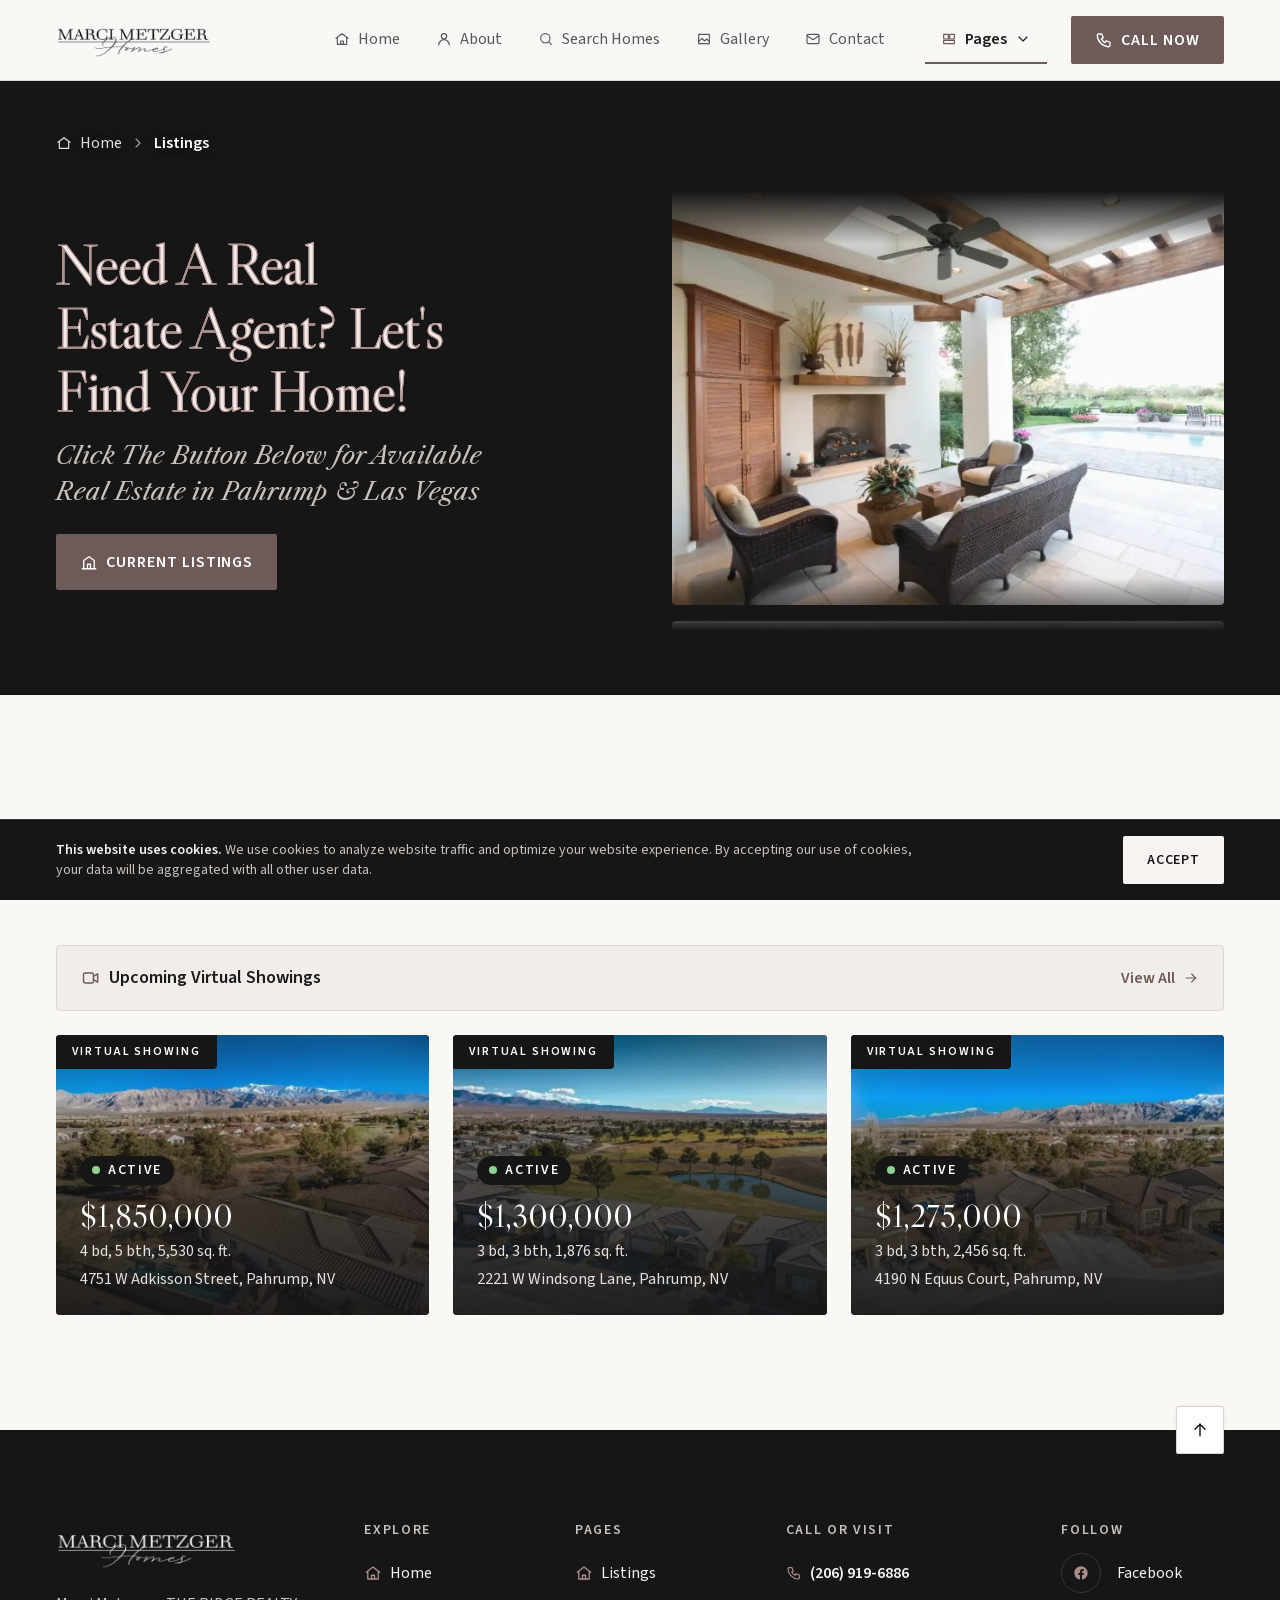
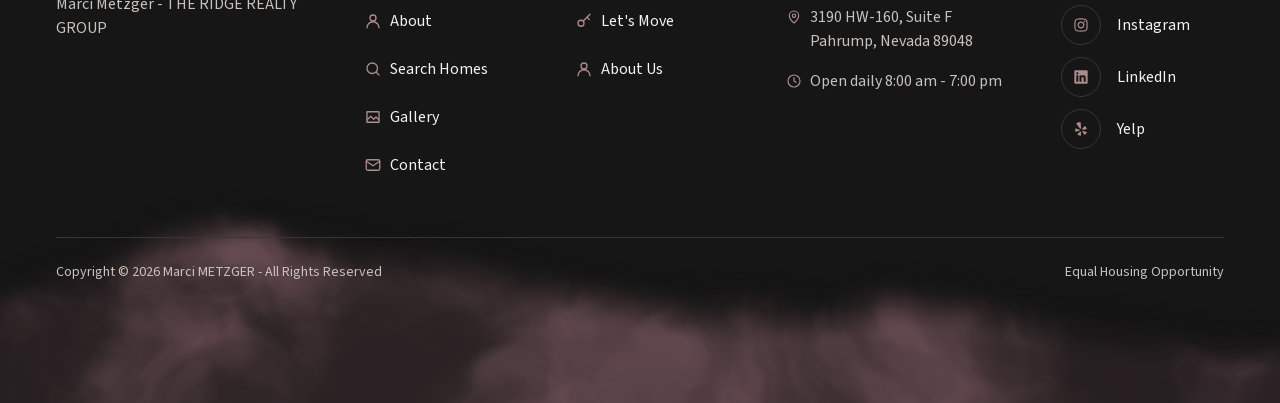
<file: listings.html>
<!DOCTYPE html>
<html lang="en">
<head>
<meta charset="utf-8">
<meta name="viewport" content="width=device-width, initial-scale=1">
<title>Listings | Marci Metzger Homes | Pahrump Real Estate</title>
<meta name="description" content="Current listings and upcoming virtual showings from Marci Metzger - The Ridge Realty Group in Pahrump, Nevada. Call (206) 919-6886.">
<meta name="author" content="Marci Metzger Homes">
<meta name="application-name" content="Marci Metzger Homes">
<meta name="apple-mobile-web-app-title" content="Marci Metzger">
<meta name="theme-color" content="#FAF8F5">
<meta name="robots" content="index,follow">
<meta name="format-detection" content="telephone=yes">
<link rel="canonical" href="https://marci-metzger-homes.onrender.com/listings.html">
<meta property="og:type" content="website">
<meta property="og:site_name" content="Marci Metzger Homes">
<meta property="og:locale" content="en_US">
<meta property="og:url" content="https://marci-metzger-homes.onrender.com/listings.html">
<meta property="og:title" content="Listings | Marci Metzger Homes | Pahrump Real Estate">
<meta property="og:description" content="MARCI METZGER - THE RIDGE REALTY GROUP. Pahrump Realtor for nearly 3 decades. Call (206) 919-6886.">
<meta property="og:image" content="https://marci-metzger-homes.onrender.com/assets/img/common/og-image.jpg">
<meta property="og:image:type" content="image/jpeg">
<meta property="og:image:width" content="1200">
<meta property="og:image:height" content="630">
<meta property="og:image:alt" content="Marci Metzger Homes logo and the words Pahrump Realtor beside a pond with fountains and desert mountains">
<meta name="twitter:card" content="summary_large_image">
<meta name="twitter:title" content="Listings | Marci Metzger Homes | Pahrump Real Estate">
<meta name="twitter:description" content="MARCI METZGER - THE RIDGE REALTY GROUP. Pahrump Realtor for nearly 3 decades.">
<meta name="twitter:image" content="https://marci-metzger-homes.onrender.com/assets/img/common/og-image.jpg">
<meta name="twitter:image:alt" content="Marci Metzger Homes logo and the words Pahrump Realtor beside a pond with fountains and desert mountains">
<link rel="icon" href="favicon.ico" sizes="48x48">
<link rel="icon" href="assets/img/common/icons/logo_mark_01.svg" type="image/svg+xml">
<link rel="icon" href="assets/img/common/icons/favicon-32.png" type="image/png" sizes="32x32">
<link rel="apple-touch-icon" href="assets/img/common/icons/apple-touch-icon.png">
<link rel="manifest" href="site.webmanifest">
<script type="application/ld+json">{"@context":"https://schema.org","@type":"RealEstateAgent","name":"Marci Metzger - The Ridge Realty Group","url":"https://marci-metzger-homes.onrender.com/","image":"https://marci-metzger-homes.onrender.com/assets/img/common/og-image.jpg","telephone":"+1-206-919-6886","address":{"@type":"PostalAddress","streetAddress":"3190 HW-160, Suite F","addressLocality":"Pahrump","addressRegion":"NV","postalCode":"89048","addressCountry":"US"},"openingHoursSpecification":{"@type":"OpeningHoursSpecification","dayOfWeek":["Monday","Tuesday","Wednesday","Thursday","Friday","Saturday","Sunday"],"opens":"08:00","closes":"19:00"},"sameAs":["https://www.facebook.com/MarciHomes/","https://www.instagram.com/marcimetzger_theridge/","https://www.linkedin.com/in/marci-metzger-30642496/","https://www.yelp.com/biz/xr3yQN_m2SgO0R_7S6p62w"]}</script>

<link rel="preload" as="font" type="font/woff2" href="assets/fonts/source-sans-3-variable.woff2" crossorigin>
<link rel="preload" as="font" type="font/woff2" href="assets/fonts/libre-caslon-display-normal-400.woff2" crossorigin>
<link rel="preload" as="font" type="font/woff2" href="assets/fonts/libre-caslon-text-italic-400.woff2" crossorigin>
<link rel="preload" as="image" type="image/webp" imagesrcset="assets/img/listings/img_listings_01_w480.webp 480w, assets/img/listings/img_listings_01_w640.webp 640w, assets/img/listings/img_listings_01_w1061.webp 1061w" imagesizes="(min-width:1280px) 560px, (min-width:640px) 45vw, calc(100vw - 48px)" fetchpriority="high">
<script>document.documentElement.classList.add('js','is-loading')</script>
<style>
@font-face { font-family: "Libre Caslon Display"; font-style: normal; font-weight: 400; font-display: swap; src: url("assets/fonts/libre-caslon-display-normal-400.woff2") format("woff2"); unicode-range: U+0-FF, U+131, U+152-153, U+2BB-2BC, U+2C6, U+2DA, U+2DC, U+304, U+308, U+329, U+2000-206F, U+20AC, U+2122, U+2191, U+2193, U+2212, U+2215, U+FEFF, U+FFFD; }
@font-face { font-family: "Libre Caslon Text"; font-style: italic; font-weight: 400; font-display: swap; src: url("assets/fonts/libre-caslon-text-italic-400.woff2") format("woff2"); unicode-range: U+0-FF, U+131, U+152-153, U+2BB-2BC, U+2C6, U+2DA, U+2DC, U+304, U+308, U+329, U+2000-206F, U+20AC, U+2122, U+2191, U+2193, U+2212, U+2215, U+FEFF, U+FFFD; }
@font-face { font-family: "Libre Caslon Text"; font-style: normal; font-weight: 400; font-display: swap; src: url("assets/fonts/libre-caslon-text-normal-400.woff2") format("woff2"); unicode-range: U+0-FF, U+131, U+152-153, U+2BB-2BC, U+2C6, U+2DA, U+2DC, U+304, U+308, U+329, U+2000-206F, U+20AC, U+2122, U+2191, U+2193, U+2212, U+2215, U+FEFF, U+FFFD; }
@font-face { font-family: "Source Sans 3"; font-style: normal; font-weight: 400 600; font-display: swap; src: url("assets/fonts/source-sans-3-variable.woff2") format("woff2"); unicode-range: U+0-FF, U+131, U+152-153, U+2BB-2BC, U+2C6, U+2DA, U+2DC, U+304, U+308, U+329, U+2000-206F, U+20AC, U+2122, U+2191, U+2193, U+2212, U+2215, U+FEFF, U+FFFD; }
@font-face { font-family: "Caslon Display Fallback"; src: local("Times New Roman"), local("Liberation Serif"); size-adjust: 96.25%; ascent-override: 100.8%; descent-override: 28.05%; line-gap-override: 0%; }
@font-face { font-family: "Caslon Text Fallback"; font-style: normal; src: local("Times New Roman"), local("Liberation Serif"); size-adjust: 120.3%; ascent-override: 80.65%; descent-override: 21.6%; line-gap-override: 0%; }
@font-face { font-family: "Caslon Text Fallback"; font-style: italic; src: local("Times New Roman Italic"), local("TimesNewRomanPS-ItalicMT"), local("Liberation Serif Italic"); size-adjust: 125.4%; ascent-override: 77.3%; descent-override: 20.7%; line-gap-override: 0%; }
@font-face { font-family: "Source Sans Fallback"; src: local("Arial"), local("ArialMT"), local("Liberation Sans"); size-adjust: 93.4%; ascent-override: 109.2%; descent-override: 42.8%; line-gap-override: 0%; }
:root { --bg: #FAF8F5; --bg-2: #F1EDE8; --surface: #FFFFFF; --ink: #1B1B1B; --ink-2: #575757; --line: #DCD6D0; --accent: #6F5A5A; --accent-hover: #574545; --accent-soft: #AD8C8C; --dark: #161616; --on-dark: #F6F3F0; --on-dark-2: #C9C1BB; --display: 'Libre Caslon Display','Caslon Display Fallback',serif; --serif: 'Libre Caslon Text','Caslon Text Fallback',serif; --sans: 'Source Sans 3','Source Sans Fallback',sans-serif; --ease: cubic-bezier(.2,.8,.2,1); --shadow-2: 0 4px 12px rgba(22,22,22,.10); --shadow-3: 0 12px 32px rgba(22,22,22,.16); }
html { scroll-behavior: smooth; scroll-padding-top: 80px; }
*, ::before, ::after { box-sizing: border-box; }
body { margin: 0px; background: var(--bg); color: var(--ink); font-size: 1rem; font-family: var(--sans); line-height: 1.5; -webkit-font-smoothing: antialiased; overflow-x: hidden; }
img { display: block; max-width: 100%; }
h1, h2, h3, p { margin: 0px; }
a { color: var(--accent); text-underline-offset: 3px; }
:where(a):hover { color: var(--accent-hover); }
@media (max-width: 767px){[data-link] { text-underline-offset: 4px; text-decoration: underline !important; }
}
@media (min-width: 768px){[data-link]:hover { text-underline-offset: 4px; text-decoration: underline !important; }
}
@media (min-width: 768px){:where(header nav a):hover { text-decoration: underline; text-underline-offset: 8px; }
}
:focus-visible { outline: 3px solid var(--accent); outline-offset: 3px; }
input, select, textarea, button { color: inherit; font: inherit; }
[hidden] { display: none !important; }
@media (max-width: 1179.98px){.hide-below-1180 { display: none !important; }
}
@media (min-width: 1180px){.hide-from-1180 { display: none !important; }
}
:root { --header-shadow: none; --hero-h: 180vh; --intro-op: 1; --intro-tf: none; --hero-h1-mb: 0; --hero-cta-dir: column; --hero-cta-align: flex-start; --svc-ta: left; --svc-js: start; --svc-ai: flex-start; --about-max: 100%; --about-min-h: 0; --about-js: stretch; --about-ratio: 4/5; --sold-head-ta: left; --sold-head-ai: flex-start; --tl-line-left: 15.5px; --tl-cols: 32px minmax(0,1fr); --tl-gap: 16px; --tl-card-l: 2; --tl-card-r: 2; --tl-mark-col: 1; --tl-mark-align: start; --tl-mark-top: 28px; --gallery-cols: repeat(1,minmax(0,1fr)); --office-ws: normal; --map-ratio: 16/10; --wall-cols: minmax(0,1fr); --wall-h: 280px; --lm-contact-cols: minmax(0,1fr); --about-hero-cols: minmax(0,1fr); --about-img-max: 100%; --about-img-js: start; --about-img-ratio: 1/1; --foot-cols: repeat(2,minmax(0,1fr)); --foot-brand: 1 / -1; --foot-wide: 1 / -1; --foot-pad: 28px; --open-dot: var(--accent-soft); --top-op: 0; --top-vis: hidden; --top-tf: translateY(8px); --top-delay: 200ms; --top-bottom: 24px; }
@media (min-width: 560px){:root { --gallery-cols: repeat(2,minmax(0,1fr)); }
}
@media (min-width: 600px){:root { --about-ratio: 4/3; }
}
@media (min-width: 640px){:root { --hero-h1-mb: -48px; --hero-cta-dir: row; --hero-cta-align: flex-end; --svc-ta: right; --svc-js: end; --svc-ai: flex-end; --map-ratio: 5/2; --wall-cols: minmax(0,1fr) minmax(0,1fr); --wall-h: 400px; --about-hero-cols: minmax(0,5fr) minmax(0,7fr); --about-img-max: 400px; --about-img-ratio: 4/5; --foot-cols: repeat(4,minmax(0,1fr)); --foot-wide: auto; }
}
@media (min-width: 720px){:root { --about-img-js: end; }
}
@media (min-width: 880px){:root { --about-max: 480px; --about-min-h: 424px; --about-js: end; --about-ratio: auto; }
}
@media (min-width: 960px){:root { --sold-head-ta: center; --sold-head-ai: center; --tl-line-left: calc(50% - .5px); --tl-cols: minmax(0,1fr) 72px minmax(0,1fr); --tl-gap: 24px; --tl-card-l: 1; --tl-card-r: 3; --tl-mark-col: 2; --tl-mark-align: center; --tl-mark-top: 0px; --gallery-cols: repeat(3,minmax(0,1fr)); --map-ratio: 7/2; --wall-h: 440px; }
}
@media (min-width: 1100px){:root { --office-ws: nowrap; --lm-contact-cols: repeat(2,minmax(0,1fr)); --foot-cols: 1.6fr 1fr 1fr 1.4fr 1fr; --foot-brand: auto; }
}
@media (prefers-reduced-motion: reduce){:root { --hero-h: calc(100dvh - 80px); }
}
html.js:not(.is-hero-in) { --intro-op: 0; --intro-tf: translateY(16px); }
[data-nav-link] { --nav-line: transparent; --nav-color: var(--ink-2); --nav-weight: 400; --nav-icon: currentColor; }
[data-pages-toggle] { --pages-color: var(--ink-2); --pages-chev: none; }
body:not([data-route="home"]) [data-pages-toggle], [data-pages-toggle][aria-expanded="true"] { --pages-color: var(--ink); }
.app__div { min-height: 100vh; background: var(--bg); color: var(--ink); }
.app__a { position: absolute; top: -80px; left: 16px; z-index: 100; padding: 16px; background: var(--ink); color: var(--bg); text-decoration: none; }
.header__header { position: sticky; top: 0px; z-index: 40; border-bottom: 1px solid var(--line); background: var(--bg); box-shadow: var(--header-shadow); transition: box-shadow 200ms var(--ease); }
.header__div { display: flex; max-width: 1280px; height: 80px; margin: 0px auto; padding: 0px clamp(24px, 5vw, 56px); align-items: center; gap: 16px; }
.header__a { display: flex; min-height: 48px; margin-right: auto; align-items: center; }
.header__img { width: 154px; height: 48px; }
.header__nav { display: flex; align-items: center; gap: 24px; }
.header__ul { display: flex; margin: 0px; padding: 0px; list-style: none; gap: 4px; }
.header__a-2 { display: flex; min-height: 48px; padding: 0px 16px; border-bottom: 2px solid var(--nav-line); color: var(--nav-color); font-size: 1rem; font-weight: var(--nav-weight); white-space: nowrap; text-decoration: none; align-items: center; gap: 8px; transition: color 160ms var(--ease), border-color 160ms var(--ease); }
.header__svg { color: var(--nav-icon); flex: 0 0 auto; }
.header__div-2 { position: relative; }
.header__svg-2 { color: var(--accent); flex: 0 0 auto; }
.header__svg-3 { flex: 0 0 auto; transform: var(--pages-chev); transition: transform 200ms var(--ease); }
.header__div-3 { position: absolute; top: calc(100% + 16px); right: 0px; z-index: 50; width: 360px; padding: 8px; border: 1px solid var(--line); border-radius: 4px; background: var(--surface); box-shadow: var(--shadow-3); animation: mmFade 160ms var(--ease); }
.header__ul-2 { display: flex; margin: 0px; padding: 0px; list-style: none; flex-direction: column; gap: 4px; }
.header__a-3 { display: flex; padding: 16px; border-radius: 4px; background: transparent; color: var(--ink); text-decoration: none; align-items: center; gap: 16px; transition: background 160ms var(--ease); }
.header__span { display: grid; width: 40px; height: 40px; border-radius: 50%; background: var(--bg-2); color: var(--accent); place-items: center; flex: 0 0 auto; }
.header__span-2 { display: flex; min-width: 0px; flex-direction: column; gap: 0px; }
.header__span-3 { font-size: 1rem; font-weight: 600; line-height: 1.5; }
.header__span-4 { color: var(--ink-2); font-size: 0.875rem; line-height: 1.5; }
.header__svg-4 { margin-left: auto; color: var(--ink-2); flex: 0 0 auto; }
.header__a-4 { display: inline-flex; min-height: 48px; padding: 0px 24px; border-radius: 2px; background: var(--accent); color: rgb(255, 255, 255); font-size: 1rem; font-weight: 600; text-decoration: none; letter-spacing: 0.06em; align-items: center; gap: 8px; text-transform: uppercase; transition: background 200ms var(--ease); }
.header__a-5 { display: inline-flex; width: 48px; height: 48px; border-radius: 2px; background: var(--accent); color: rgb(255, 255, 255); align-items: center; justify-content: center; }
.header__button-2 { display: inline-flex; min-width: 120px; min-height: 48px; padding: 0px 16px; border: 1px solid var(--line); border-radius: 4px; background: var(--surface); color: var(--ink); font-size: 1rem; font-weight: 600; cursor: pointer; align-items: center; justify-content: center; gap: 8px; }
.app__main { outline: none; }
.header__button-3 { display: flex; min-height: 48px; padding: 0px 16px; border-top: 0px; border-right: 0px; border-left: 0px; border-image: none; border-bottom: 2px solid var(--accent); background: transparent; color: var(--pages-color); font-size: 1rem; font-weight: 600; white-space: nowrap; cursor: pointer; align-items: center; gap: 8px; transition: color 160ms var(--ease); }
.header__a-6 { display: flex; padding: 16px; border-radius: 4px; background: var(--bg-2); color: var(--ink); text-decoration: none; align-items: center; gap: 16px; transition: background 160ms var(--ease); }
.header__a-2:hover { color: var(--ink); }
.header__a-3:hover { background: var(--bg-2); color: var(--ink); }
.header__a-4:hover { background: var(--accent-hover); color: rgb(255, 255, 255); }
.header__button-3:hover { color: var(--ink); }
.header__a-6:hover { background: var(--bg-2); color: var(--ink); }
.app__a:focus { top: 16px; }
@keyframes mmWallUp { 
  0% { transform: translateY(0px); }
  100% { transform: translateY(-50%); }
}
@keyframes mmWallDown { 
  0% { transform: translateY(-50%); }
  100% { transform: translateY(0px); }
}
@keyframes mmFill { 
  0%, 8% { background-position: 100% 0px; }
  42%, 58% { background-position: 0px 0px; }
  92%, 100% { background-position: 100% 0px; }
}
@keyframes mmLineUp { 
  0% { opacity: 0; transform: translateY(16px); }
  100% { opacity: 1; transform: none; }
}
@keyframes mmPop { 
  0% { opacity: 0; transform: scale(0.4); }
  60% { opacity: 1; transform: scale(1.12); }
  80% { transform: scale(0.96); }
  100% { opacity: 1; transform: scale(1); }
}
@keyframes mmDrawer { 
  0% { transform: translateX(100%); }
  100% { transform: none; }
}
@keyframes mmFade { 
  0% { opacity: 0; }
  100% { opacity: 1; }
}
@keyframes mmDrift { 
  0% { transform: scale(1.04) translate3d(0px, 0px, 0px); }
  100% { transform: scale(1.12) translate3d(-2%, -1.5%, 0px); }
}
@keyframes mmShimmer { 
  0% { transform: translateX(-120%) skewX(-14deg); }
  45%, 100% { transform: translateX(320%) skewX(-14deg); }
}
@keyframes mmSpin { 
  100% { transform: rotate(360deg); }
}
@keyframes mmPin { 
  0% { opacity: 0.9; transform: scale(0.4); }
  100% { opacity: 0; transform: scale(2.2); }
}
@keyframes mmBob { 
  0%, 100% { transform: translateY(-2px); }
  50% { transform: translateY(3px); }
}
@keyframes mmDrift { 
  0% { background-position: 0px 100%, 0px 100%, 0px 100%, 0px 0px; }
  100% { background-position: -72em 100%, -48em 100%, -24em 100%, 0px 0px; }
}
@keyframes mmGlint { 
  0% { background-position: 120% 0px, 0px 0px; }
  35%, 100% { background-position: -20% 0px, 0px 0px; }
}
@keyframes mmRipple { 
  0% { opacity: 0.7; transform: scale(1); }
  100% { opacity: 0; transform: scale(3.4); }
}
@media (prefers-reduced-motion: reduce){html { scroll-behavior: auto; }
* { transition: none !important; animation: none !important; }
}
picture { display: contents; }
.icon-toggle:not([hidden]) { display: contents; }
.listings-hero__section { position: relative; overflow: hidden; background: var(--dark); color: var(--on-dark); }
.listings-hero__mm-light-beam { position: absolute; z-index: 0; inset: 0px; pointer-events: none; }
.listings-hero__div { position: relative; z-index: 1; max-width: 1280px; margin: 0px auto; padding: clamp(24px, 3vw, 40px) clamp(24px, 5vw, 56px) clamp(40px, 5vw, 64px); }
.listings-hero__nav { display: flex; margin-bottom: clamp(16px, 2vw, 24px); }
.listings-hero__ol { display: flex; margin: 0px; padding: 0px; color: rgb(230, 223, 218); font-size: 1rem; line-height: 1; white-space: nowrap; list-style: none; flex: 0 0 auto; flex-wrap: wrap; align-items: center; gap: 8px; text-shadow: rgba(22, 22, 22, 0.9) 0px 1px 8px; }
.listings-hero__li { display: flex; align-items: center; flex: 0 0 auto; }
.listings-hero__a { display: inline-flex; min-height: 48px; color: rgb(230, 223, 218); line-height: 1; white-space: nowrap; text-decoration: none; align-items: center; gap: 8px; }
.listings-hero__svg { display: block; flex: 0 0 auto; }
.listings-hero__li-2 { display: flex; color: rgb(168, 157, 151); align-items: center; }
.listings-hero__li-3 { display: flex; min-height: 48px; color: rgb(255, 255, 255); font-weight: 600; line-height: 1; white-space: nowrap; align-items: center; flex: 0 0 auto; }
.listings-hero__div-2 { display: grid; grid-template-columns: var(--wall-cols); gap: 32px clamp(32px, 5vw, 72px); align-items: center; }
.listings-hero__div-3 { display: flex; min-width: 0px; max-width: 640px; flex-direction: column; align-items: flex-start; gap: 16px; }
.listings-hero__h1 { font-size: clamp(2.25rem, 4.5vw, 4rem); font-weight: 400; font-family: var(--display); line-height: 1.1; letter-spacing: -0.015em; text-wrap: balance; -webkit-text-stroke: 1px var(--accent-soft); background-image: linear-gradient(90deg,var(--accent-soft) 0 50%,#F2ECE8 50% 100%); background-size: 200% 100%; background-position: 100% 0px; color: transparent; background-clip: text; -webkit-text-fill-color: transparent; animation: 9s cubic-bezier(0.65, 0, 0.35, 1) 600ms infinite normal none running mmFill; }
.listings-hero__p { max-width: 40ch; color: var(--on-dark-2); font-size: clamp(1.25rem, 2.2vw, 1.5rem); font-family: var(--serif); line-height: 1.5; font-style: italic; text-wrap: balance; }
.listings-hero__a-2 { display: inline-flex; flex: 0 0 auto; min-height: 56px; margin-top: 8px; padding: 0px 24px; border-radius: 2px; background: var(--accent); color: rgb(255, 255, 255); font-size: 1rem; font-weight: 600; text-decoration: none; white-space: nowrap; letter-spacing: 0.06em; align-items: center; gap: 8px; text-transform: uppercase; transition: background 200ms var(--ease); }
.listings-hero__span { position: absolute; width: 1px; height: 1px; overflow: hidden; clip: rect(0px, 0px, 0px, 0px); }
.listings-hero__div-4 { position: relative; height: var(--wall-h); overflow: hidden; mask-image: linear-gradient(transparent 0px, rgb(0, 0, 0) 12%, rgb(0, 0, 0) 88%, transparent 100%); }
.listings-hero__div-5 { display: grid; grid-template-columns: minmax(0px, 1fr); gap: 16px; align-items: start; }
.listings-hero__ul { display: flex; min-width: 0px; margin: 0px; padding: 0px; list-style: none; flex-direction: column; animation: 40s linear 0s infinite normal none running mmWallUp; will-change: transform; }
.listings-hero__li-4 { padding-bottom: 16px; }
.listings-hero__img { width: 100%; height: auto; border-radius: 4px; background: rgb(42, 38, 37); aspect-ratio: 4 / 3; object-fit: cover; }
.what-s-new__section { max-width: 1280px; margin: 0px auto; padding: clamp(72px, 9vw, 128px) clamp(24px, 5vw, 56px); }
.what-s-new__h2 { margin-bottom: clamp(32px, 5vw, 64px); font-size: clamp(2.25rem, 5vw, 4rem); font-weight: 400; font-family: var(--display); line-height: 1.1; letter-spacing: -0.01em; text-wrap: balance; }
.what-s-new__div { display: flex; min-height: 64px; margin-bottom: 24px; padding: 8px 24px; border: 1px solid var(--line); border-radius: 4px; background: var(--bg-2); flex-wrap: wrap; align-items: center; justify-content: space-between; gap: 8px 24px; }
.what-s-new__h3 { display: flex; font-size: 1.125rem; font-weight: 600; line-height: 1.5; align-items: center; gap: 8px; }
.what-s-new__svg { color: var(--accent); }
.what-s-new__a { display: inline-flex; min-height: 48px; color: var(--accent); font-weight: 600; text-decoration: none; align-items: center; gap: 8px; }
.what-s-new__span { position: absolute; width: 1px; height: 1px; overflow: hidden; clip: rect(0px, 0px, 0px, 0px); }
.what-s-new__ul { display: grid; margin: 0px; padding: 0px; list-style: none; grid-template-columns: repeat(auto-fit, minmax(min(100%, 300px), 1fr)); gap: 24px; }
.what-s-new__a-2 { display: block; position: relative; overflow: hidden; border-radius: 4px; background: var(--dark); color: rgb(255, 255, 255); text-decoration: none; aspect-ratio: 4 / 3; transition: transform 240ms var(--ease), box-shadow 240ms var(--ease); }
.what-s-new__img { position: absolute; width: 100%; height: 100%; inset: 0px; object-fit: cover; object-position: center center; }
.what-s-new__div-2 { position: absolute; background: linear-gradient(rgba(22, 22, 22, 0.35) 0%, rgba(22, 22, 22, 0) 22%, rgba(22, 22, 22, 0.7) 50%, rgba(22, 22, 22, 0.94) 100%); inset: 0px; }
.what-s-new__span-2 { position: absolute; top: 0px; left: 0px; padding: 8px 16px; border-bottom-right-radius: 4px; background: var(--dark); color: rgb(255, 255, 255); font-size: 0.75rem; font-weight: 600; line-height: 1.5; white-space: nowrap; letter-spacing: 0.16em; text-transform: uppercase; }
.what-s-new__div-3 { display: flex; position: absolute; right: 0px; bottom: 0px; left: 0px; padding: 24px; flex-direction: column; gap: 4px; }
.what-s-new__span-3 { display: inline-flex; margin-bottom: 8px; padding: 4px 12px; border-radius: 999px; background: rgb(22, 22, 22); color: rgb(255, 255, 255); font-size: 0.875rem; font-weight: 600; line-height: 1.5; letter-spacing: 0.12em; align-self: flex-start; align-items: center; gap: 8px; text-transform: uppercase; }
.what-s-new__span-4 { width: 8px; height: 8px; border-radius: 50%; background: rgb(143, 209, 143); }
.what-s-new__span-5 { font-size: clamp(1.75rem, 2.6vw, 2rem); font-family: var(--display); line-height: 1.2; }
.what-s-new__span-6 { color: rgb(230, 224, 222); font-size: 1rem; line-height: 1.5; }
.listings-hero__a:hover { color: rgb(255, 255, 255); text-decoration: underline; }
.listings-hero__a-2:hover { background: var(--accent-hover); color: rgb(255, 255, 255); }
.what-s-new__a:hover { color: var(--accent-hover); }
.what-s-new__a-2:hover { color: rgb(255, 255, 255); transform: translateY(-4px); box-shadow: var(--shadow-3); }
@media (max-width: 639.98px){.listings-hero__div-4 { order: -1; }
}
html.is-loading *,html.is-loading *::before,html.is-loading *::after{transition:none!important}
</style>
<link rel="stylesheet" href="assets/css/common.css?v=1fvn79" media="print" onload="this.media='all'">
<link rel="stylesheet" href="assets/css/listings.css?v=16k9tc" media="print" onload="this.media='all'">
<noscript><link rel="stylesheet" href="assets/css/common.css?v=1fvn79"><link rel="stylesheet" href="assets/css/listings.css?v=16k9tc"></noscript>
<script src="assets/js/main.min.js?v=v0n3f" defer></script>
<script src="assets/js/footer-smoke.min.js?v=18epph" defer></script>
<script src="assets/js/light-beam.min.js?v=1rptce" defer></script>
</head>
<body data-route="listings">
<div id="top" class="app__div">
<a href="#main" class="app__a">Skip to content</a>

<!-- Start of header area -->
<header class="site-header header__header">
  <div class="header__div">
    <a href="index.html" aria-label="Marci Metzger Homes, home" class="header__a">
      <picture><source type="image/webp" srcset="assets/img/common/img_logo_01_w384.webp 384w" sizes="154px"><img src="assets/img/common/img_logo_01.png" decoding="async" alt="Marci Metzger Homes" width="154" height="48" class="header__img"></picture>
    </a>
    
      <nav class="nav-menu hide-below-1180 header__nav" aria-label="Main">
        <ul class="header__ul">
          
            <li><a href="index.html#home" data-nav-link="" class="header__a-2"><svg width="16" height="16" viewBox="0 0 24 24" fill="none" stroke="currentColor" stroke-width="1.75" stroke-linecap="round" stroke-linejoin="round" aria-hidden="true" focusable="false" class="header__svg"><path d="M3 11l9-7 9 7"></path><path d="M5 10v10h14V10"></path><path d="M10 20v-5h4v5"></path></svg>Home</a></li>
          
            <li><a href="index.html#about" data-nav-link="" class="header__a-2"><svg width="16" height="16" viewBox="0 0 24 24" fill="none" stroke="currentColor" stroke-width="1.75" stroke-linecap="round" stroke-linejoin="round" aria-hidden="true" focusable="false" class="header__svg"><path d="M12 12a4 4 0 1 0 0-8a4 4 0 1 0 0 8"></path><path d="M4 21a8 8 0 0 1 16 0"></path><path d=""></path></svg>About</a></li>
          
            <li><a href="index.html#listings" data-nav-link="" class="header__a-2"><svg width="16" height="16" viewBox="0 0 24 24" fill="none" stroke="currentColor" stroke-width="1.75" stroke-linecap="round" stroke-linejoin="round" aria-hidden="true" focusable="false" class="header__svg"><path d="M11 18a7 7 0 1 0 0-14a7 7 0 1 0 0 14"></path><path d="M20 20l-3.5-3.5"></path><path d=""></path></svg>Search Homes</a></li>
          
            <li><a href="index.html#gallery" data-nav-link="" class="header__a-2"><svg width="16" height="16" viewBox="0 0 24 24" fill="none" stroke="currentColor" stroke-width="1.75" stroke-linecap="round" stroke-linejoin="round" aria-hidden="true" focusable="false" class="header__svg"><path d="M4 5h16v14H4z"></path><path d="M4 16l5-5 4 4 3-3 4 4"></path><path d=""></path></svg>Gallery</a></li>
          
            <li><a href="index.html#contact" data-nav-link="" class="header__a-2"><svg width="16" height="16" viewBox="0 0 24 24" fill="none" stroke="currentColor" stroke-width="1.75" stroke-linecap="round" stroke-linejoin="round" aria-hidden="true" focusable="false" class="header__svg"><path d="M3 7a2 2 0 0 1 2-2h14a2 2 0 0 1 2 2v10a2 2 0 0 1-2 2H5a2 2 0 0 1-2-2z"></path><path d="M3 7l9 6 9-6"></path><path d=""></path></svg>Contact</a></li>
          
        </ul>
        <div class="header__div-2">
          <button type="button" aria-expanded="false" aria-controls="pages-menu" data-on-click="togglePagesMenu" data-pages-toggle="" class="header__button-3"><svg width="16" height="16" viewBox="0 0 24 24" fill="none" stroke="currentColor" stroke-width="1.75" stroke-linecap="round" stroke-linejoin="round" aria-hidden="true" focusable="false" class="header__svg-2"><path d="M4 5h7v7H4z"></path><path d="M13 5h7v7h-7z"></path><path d="M4 14h16v5H4z"></path></svg>Pages<svg width="16" height="16" viewBox="0 0 24 24" fill="none" stroke="currentColor" stroke-width="1.75" stroke-linecap="round" stroke-linejoin="round" aria-hidden="true" focusable="false" class="header__svg-3"><path d="M6 9l6 6 6-6"></path></svg></button>
          
            <div id="pages-menu" data-show="pages-menu" hidden="" class="header__div-3">
              <ul class="header__ul-2">
                
                  <li><a href="listings.html" aria-current="page" data-on-click="closePagesMenu" class="header__a-6"><span class="header__span"><svg width="20" height="20" viewBox="0 0 24 24" fill="none" stroke="currentColor" stroke-width="1.75" stroke-linecap="round" stroke-linejoin="round" aria-hidden="true" focusable="false"><path d="M3 11l9-7 9 7"></path><path d="M5 10v10h14V10"></path><path d="M10 20v-5h4v5"></path></svg></span><span class="header__span-2"><span class="header__span-3">Listings</span><span class="header__span-4">Current listings and what's new</span></span><svg width="16" height="16" viewBox="0 0 24 24" fill="none" stroke="currentColor" stroke-width="1.75" stroke-linecap="round" stroke-linejoin="round" aria-hidden="true" focusable="false" class="header__svg-4"><path d="M7 17L17 7"></path><path d="M8 7h9v9"></path></svg></a></li>
                
                  <li><a href="lets-move.html" data-on-click="closePagesMenu" class="header__a-3"><span class="header__span"><svg width="20" height="20" viewBox="0 0 24 24" fill="none" stroke="currentColor" stroke-width="1.75" stroke-linecap="round" stroke-linejoin="round" aria-hidden="true" focusable="false"><path d="M8 19a4 4 0 1 0 0-8a4 4 0 1 0 0 8"></path><path d="M11 12l9-9"></path><path d="M16 7l3 3"></path></svg></span><span class="header__span-2"><span class="header__span-3">Let's Move</span><span class="header__span-4">Contact us, hours and directions</span></span><svg width="16" height="16" viewBox="0 0 24 24" fill="none" stroke="currentColor" stroke-width="1.75" stroke-linecap="round" stroke-linejoin="round" aria-hidden="true" focusable="false" class="header__svg-4"><path d="M7 17L17 7"></path><path d="M8 7h9v9"></path></svg></a></li>
                
                  <li><a href="about-us.html" data-on-click="closePagesMenu" class="header__a-3"><span class="header__span"><svg width="20" height="20" viewBox="0 0 24 24" fill="none" stroke="currentColor" stroke-width="1.75" stroke-linecap="round" stroke-linejoin="round" aria-hidden="true" focusable="false"><path d="M12 12a4 4 0 1 0 0-8a4 4 0 1 0 0 8"></path><path d="M4 21a8 8 0 0 1 16 0"></path><path d=""></path></svg></span><span class="header__span-2"><span class="header__span-3">About Us</span><span class="header__span-4">Meet Marci J Metzger</span></span><svg width="16" height="16" viewBox="0 0 24 24" fill="none" stroke="currentColor" stroke-width="1.75" stroke-linecap="round" stroke-linejoin="round" aria-hidden="true" focusable="false" class="header__svg-4"><path d="M7 17L17 7"></path><path d="M8 7h9v9"></path></svg></a></li>
                
              </ul>
            </div>
          
        </div>
        <a href="tel:2069196886" class="header__a-4"><svg width="18" height="18" viewBox="0 0 24 24" fill="none" stroke="currentColor" stroke-width="1.75" stroke-linecap="round" stroke-linejoin="round" aria-hidden="true" focusable="false"><path d="M5 4h4l2 5-2.5 1.5a11 11 0 0 0 5 5L15 13l5 2v4a2 2 0 0 1-2 2A16 16 0 0 1 3 6a2 2 0 0 1 2-2"></path></svg>Call now</a>
      </nav>
    
    
      <a href="tel:2069196886" aria-label="Call Marci Metzger at (206) 919-6886" class="hide-from-1180 header__a-5"><svg width="20" height="20" viewBox="0 0 24 24" fill="none" stroke="currentColor" stroke-width="1.75" stroke-linecap="round" stroke-linejoin="round" aria-hidden="true" focusable="false"><path d="M5 4h4l2 5-2.5 1.5a11 11 0 0 0 5 5L15 13l5 2v4a2 2 0 0 1-2 2A16 16 0 0 1 3 6a2 2 0 0 1 2-2"></path></svg></a>
      <button type="button" aria-expanded="false" aria-controls="mobile-nav" aria-label="Open menu" class="hide-from-1180 header__button-2" data-on-click="toggleMobileMenu">
        <span class="icon-toggle" data-show="menu-open" hidden=""><svg width="20" height="20" viewBox="0 0 24 24" fill="none" stroke="currentColor" stroke-width="1.75" stroke-linecap="round" aria-hidden="true" focusable="false"><path d="M6 6l12 12"></path><path d="M18 6L6 18"></path></svg></span>
        <span class="icon-toggle" data-show="menu-closed"><svg width="20" height="20" viewBox="0 0 24 24" fill="none" stroke="currentColor" stroke-width="1.75" stroke-linecap="round" aria-hidden="true" focusable="false"><path d="M4 7h16"></path><path d="M4 12h16"></path><path d="M4 17h16"></path></svg></span>
        <span aria-hidden="true" data-text="menuText">Menu</span>
      </button>
    
  </div>
</header>
<!-- End of header area -->

  <div data-show="menu-open" hidden="" data-on-click="closeMobileMenu" class="app__div-2"></div>
  <!-- Start of mobile menu area -->
<nav id="mobile-nav" aria-label="Main" data-show="menu-open" hidden="" class="drawer__nav">
    <div class="drawer__div">
      <a href="index.html" aria-label="Marci Metzger Homes, home" data-on-click="closeMobileMenu" class="drawer__a"><picture><source type="image/webp" srcset="assets/img/common/img_logo_01_w384.webp 384w" sizes="128px"><img src="assets/img/common/img_logo_01.png" decoding="async" alt="Marci Metzger Homes" width="128" height="40" class="drawer__img"></picture></a>
      <button type="button" aria-label="Close menu" data-on-click="closeMobileMenu" class="drawer__button"><svg width="18" height="18" viewBox="0 0 24 24" fill="none" stroke="currentColor" stroke-width="1.75" stroke-linecap="round" stroke-linejoin="round" aria-hidden="true" focusable="false"><path d="M6 6l12 12"></path><path d="M18 6L6 18"></path></svg>Close</button>
    </div>
    <ul class="drawer__ul">
      
          <li class="drawer__li"><a href="index.html#home" data-on-click="closeMobileMenu" data-drawer-link="" class="drawer__a-2"><svg width="20" height="20" viewBox="0 0 24 24" fill="none" stroke="currentColor" stroke-width="1.75" stroke-linecap="round" stroke-linejoin="round" aria-hidden="true" focusable="false" class="drawer__svg"><path d="M3 11l9-7 9 7"></path><path d="M5 10v10h14V10"></path><path d="M10 20v-5h4v5"></path></svg><span class="drawer__span">Home</span></a></li>
        
          <li class="drawer__li"><a href="index.html#about" data-on-click="closeMobileMenu" data-drawer-link="" class="drawer__a-2"><svg width="20" height="20" viewBox="0 0 24 24" fill="none" stroke="currentColor" stroke-width="1.75" stroke-linecap="round" stroke-linejoin="round" aria-hidden="true" focusable="false" class="drawer__svg"><path d="M12 12a4 4 0 1 0 0-8a4 4 0 1 0 0 8"></path><path d="M4 21a8 8 0 0 1 16 0"></path><path d=""></path></svg><span class="drawer__span">About</span></a></li>
        
          <li class="drawer__li"><a href="index.html#listings" data-on-click="closeMobileMenu" data-drawer-link="" class="drawer__a-2"><svg width="20" height="20" viewBox="0 0 24 24" fill="none" stroke="currentColor" stroke-width="1.75" stroke-linecap="round" stroke-linejoin="round" aria-hidden="true" focusable="false" class="drawer__svg"><path d="M11 18a7 7 0 1 0 0-14a7 7 0 1 0 0 14"></path><path d="M20 20l-3.5-3.5"></path><path d=""></path></svg><span class="drawer__span">Search Homes</span></a></li>
        
          <li class="drawer__li"><a href="index.html#gallery" data-on-click="closeMobileMenu" data-drawer-link="" class="drawer__a-2"><svg width="20" height="20" viewBox="0 0 24 24" fill="none" stroke="currentColor" stroke-width="1.75" stroke-linecap="round" stroke-linejoin="round" aria-hidden="true" focusable="false" class="drawer__svg"><path d="M4 5h16v14H4z"></path><path d="M4 16l5-5 4 4 3-3 4 4"></path><path d=""></path></svg><span class="drawer__span">Gallery</span></a></li>
        
          <li class="drawer__li"><a href="index.html#contact" data-on-click="closeMobileMenu" data-drawer-link="" class="drawer__a-2"><svg width="20" height="20" viewBox="0 0 24 24" fill="none" stroke="currentColor" stroke-width="1.75" stroke-linecap="round" stroke-linejoin="round" aria-hidden="true" focusable="false" class="drawer__svg"><path d="M3 7a2 2 0 0 1 2-2h14a2 2 0 0 1 2 2v10a2 2 0 0 1-2 2H5a2 2 0 0 1-2-2z"></path><path d="M3 7l9 6 9-6"></path><path d=""></path></svg><span class="drawer__span">Contact</span></a></li>
        
    </ul>
    <p class="drawer__p">Pages</p>
    <ul class="drawer__ul">
      
          <li class="drawer__li"><a href="listings.html" aria-current="page" data-on-click="closeMobileMenu" class="drawer__a-5"><svg width="20" height="20" viewBox="0 0 24 24" fill="none" stroke="currentColor" stroke-width="1.75" stroke-linecap="round" stroke-linejoin="round" aria-hidden="true" focusable="false" class="drawer__svg"><path d="M3 11l9-7 9 7"></path><path d="M5 10v10h14V10"></path><path d="M10 20v-5h4v5"></path></svg><span class="drawer__span">Listings</span><svg width="20" height="20" viewBox="0 0 24 24" fill="none" stroke="currentColor" stroke-width="1.75" stroke-linecap="round" stroke-linejoin="round" aria-hidden="true" focusable="false" class="drawer__svg-2"><path d="M7 17L17 7"></path><path d="M8 7h9v9"></path></svg></a></li>
        
          <li class="drawer__li"><a href="lets-move.html" data-on-click="closeMobileMenu" class="drawer__a-3"><svg width="20" height="20" viewBox="0 0 24 24" fill="none" stroke="currentColor" stroke-width="1.75" stroke-linecap="round" stroke-linejoin="round" aria-hidden="true" focusable="false" class="drawer__svg"><path d="M8 19a4 4 0 1 0 0-8a4 4 0 1 0 0 8"></path><path d="M11 12l9-9"></path><path d="M16 7l3 3"></path></svg><span class="drawer__span">Let's Move</span><svg width="20" height="20" viewBox="0 0 24 24" fill="none" stroke="currentColor" stroke-width="1.75" stroke-linecap="round" stroke-linejoin="round" aria-hidden="true" focusable="false" class="drawer__svg-2"><path d="M7 17L17 7"></path><path d="M8 7h9v9"></path></svg></a></li>
        
          <li class="drawer__li"><a href="about-us.html" data-on-click="closeMobileMenu" class="drawer__a-3"><svg width="20" height="20" viewBox="0 0 24 24" fill="none" stroke="currentColor" stroke-width="1.75" stroke-linecap="round" stroke-linejoin="round" aria-hidden="true" focusable="false" class="drawer__svg"><path d="M12 12a4 4 0 1 0 0-8a4 4 0 1 0 0 8"></path><path d="M4 21a8 8 0 0 1 16 0"></path><path d=""></path></svg><span class="drawer__span">About Us</span><svg width="20" height="20" viewBox="0 0 24 24" fill="none" stroke="currentColor" stroke-width="1.75" stroke-linecap="round" stroke-linejoin="round" aria-hidden="true" focusable="false" class="drawer__svg-2"><path d="M7 17L17 7"></path><path d="M8 7h9v9"></path></svg></a></li>
        
    </ul>
    <div class="drawer__div-2">
      <a href="tel:2069196886" class="drawer__a-4"><svg width="18" height="18" viewBox="0 0 24 24" fill="none" stroke="currentColor" stroke-width="1.75" stroke-linecap="round" stroke-linejoin="round" aria-hidden="true" focusable="false"><path d="M5 4h4l2 5-2.5 1.5a11 11 0 0 0 5 5L15 13l5 2v4a2 2 0 0 1-2 2A16 16 0 0 1 3 6a2 2 0 0 1 2-2"></path></svg>Call now · (206) 919-6886</a>
      <p class="drawer__p-2"><svg width="16" height="16" viewBox="0 0 24 24" fill="none" stroke="currentColor" stroke-width="1.75" stroke-linecap="round" stroke-linejoin="round" aria-hidden="true" focusable="false"><circle cx="12" cy="12" r="9"></circle><path d="M12 7v5l3 2"></path></svg>Open daily 8:00 am - 7:00 pm</p>
    </div>
  </nav>
<!-- End of mobile menu area -->

<div data-show="pages-menu" hidden="" data-on-click="closePagesMenu" class="app__div-3"></div>

<!-- Start of main content area -->
<main id="main" tabindex="-1" class="app__main">



<!-- Start of listings hero area -->
<section id="page-hero" aria-labelledby="page-title" data-screen-label="Listings hero" class="listings-hero__section">
  <mm-light-beam class="listings-hero__mm-light-beam"></mm-light-beam>
  <div class="listings-hero__div">
  <nav aria-label="Breadcrumb" class="listings-hero__nav">
    <ol class="listings-hero__ol">
      <li class="listings-hero__li"><a data-link="" href="index.html" class="listings-hero__a"><svg width="16" height="16" viewBox="0 0 24 24" fill="none" stroke="currentColor" stroke-width="1.75" stroke-linecap="round" stroke-linejoin="round" aria-hidden="true" focusable="false" class="listings-hero__svg"><path d="M3 11l9-7 9 7"></path><path d="M5 10v10h14V10"></path></svg>Home</a></li>
      <li aria-hidden="true" class="listings-hero__li-2"><svg width="16" height="16" viewBox="0 0 24 24" fill="none" stroke="currentColor" stroke-width="1.75" stroke-linecap="round" stroke-linejoin="round" aria-hidden="true" focusable="false" class="listings-hero__svg"><path d="M9 6l6 6-6 6"></path></svg></li>
      <li aria-current="page" class="listings-hero__li-3">Listings</li>
    </ol>
  </nav>
  <div class="listings-hero__div-2">
    <div class="listings-hero__div-3">
    <h1 id="page-title" class="listings-hero__h1">Need A Real Estate Agent? Let's Find Your Home!</h1>
    <p class="listings-hero__p">Click The Button Below for Available Real Estate in Pahrump &amp; Las Vegas</p>
    <a href="https://www.zillow.com/profile/marcimetzger" target="_blank" rel="noopener" class="listings-hero__a-2"><svg width="18" height="18" viewBox="0 0 24 24" fill="none" stroke="currentColor" stroke-width="1.75" stroke-linecap="round" stroke-linejoin="round" aria-hidden="true" focusable="false"><path d="M3 21h18"></path><path d="M5 21V10l7-5 7 5v11"></path><path d="M10 21v-6h4v6"></path></svg>Current Listings<span class="listings-hero__span"> (opens in a new tab)</span></a>
  </div>
    <div role="group" aria-label="Featured homes" class="listings-hero__div-4">
      <div class="listings-hero__div-5"><ul class="listings-hero__ul"><li class="listings-hero__li-4"><picture><source type="image/webp" srcset="assets/img/listings/img_listings_01_w480.webp 480w, assets/img/listings/img_listings_01_w640.webp 640w, assets/img/listings/img_listings_01_w1061.webp 1061w" sizes="(min-width:1280px) 560px, (min-width:640px) 45vw, calc(100vw - 48px)"><img src="assets/img/listings/img_listings_01.jpg" fetchpriority="high" alt="Covered patio with a stone fireplace, wicker seating and a ceiling fan, overlooking a pool and lawn" width="1061" height="820" decoding="async" class="listings-hero__img"></picture></li><li class="listings-hero__li-4"><picture><source type="image/webp" srcset="assets/img/listings/img_listings_02_w480.webp 480w, assets/img/listings/img_listings_02_w640.webp 640w, assets/img/listings/img_listings_02_w1059.webp 1059w" sizes="(min-width:1280px) 560px, (min-width:640px) 45vw, calc(100vw - 48px)"><img src="assets/img/listings/img_listings_02.jpg" alt="Mediterranean-style home with a lit covered patio and free-form pool at dusk" width="1059" height="820" loading="lazy" decoding="async" class="listings-hero__img"></picture></li><li class="listings-hero__li-4"><picture><source type="image/webp" srcset="assets/img/listings/img_listings_03_w480.webp 480w, assets/img/listings/img_listings_03_w640.webp 640w, assets/img/listings/img_listings_03_w1059.webp 1059w" sizes="(min-width:1280px) 560px, (min-width:640px) 45vw, calc(100vw - 48px)"><img src="assets/img/listings/img_listings_03.jpg" alt="Modern white two-story home with floor-to-ceiling glass, a lap pool and lawn, green mountains beyond" width="1059" height="710" loading="lazy" decoding="async" class="listings-hero__img"></picture></li><li aria-hidden="true" class="listings-hero__li-4"><picture><source type="image/webp" srcset="assets/img/listings/img_listings_01_w480.webp 480w, assets/img/listings/img_listings_01_w640.webp 640w, assets/img/listings/img_listings_01_w1061.webp 1061w" sizes="(min-width:1280px) 560px, (min-width:640px) 45vw, calc(100vw - 48px)"><img src="assets/img/listings/img_listings_01.jpg" alt="Covered patio with a stone fireplace, wicker seating and a ceiling fan, overlooking a pool and lawn" width="1061" height="820" loading="lazy" decoding="async" class="listings-hero__img"></picture></li><li aria-hidden="true" class="listings-hero__li-4"><picture><source type="image/webp" srcset="assets/img/listings/img_listings_02_w480.webp 480w, assets/img/listings/img_listings_02_w640.webp 640w, assets/img/listings/img_listings_02_w1059.webp 1059w" sizes="(min-width:1280px) 560px, (min-width:640px) 45vw, calc(100vw - 48px)"><img src="assets/img/listings/img_listings_02.jpg" alt="Mediterranean-style home with a lit covered patio and free-form pool at dusk" width="1059" height="820" loading="lazy" decoding="async" class="listings-hero__img"></picture></li><li aria-hidden="true" class="listings-hero__li-4"><picture><source type="image/webp" srcset="assets/img/listings/img_listings_03_w480.webp 480w, assets/img/listings/img_listings_03_w640.webp 640w, assets/img/listings/img_listings_03_w1059.webp 1059w" sizes="(min-width:1280px) 560px, (min-width:640px) 45vw, calc(100vw - 48px)"><img src="assets/img/listings/img_listings_03.jpg" alt="Modern white two-story home with floor-to-ceiling glass, a lap pool and lawn, green mountains beyond" width="1059" height="710" loading="lazy" decoding="async" class="listings-hero__img"></picture></li></ul></div>
    </div>
  </div>
  </div>
</section>
<!-- End of listings hero area -->

<!-- Start of what's new area -->
<section id="whats-new" aria-labelledby="new-title" data-screen-label="What's new" class="what-s-new__section">
  <h2 id="new-title" class="what-s-new__h2">What's New at The Ridge...</h2>
  <div data-reveal="up" class="what-s-new__div">
    <h3 class="what-s-new__h3"><svg width="20" height="20" viewBox="0 0 24 24" fill="none" stroke="currentColor" stroke-width="1.75" stroke-linecap="round" stroke-linejoin="round" aria-hidden="true" focusable="false" class="what-s-new__svg"><path d="M15 10l5-3v10l-5-3"></path><rect x="3" y="6" width="12" height="12" rx="2"></rect></svg>Upcoming Virtual Showings</h3>
    <a data-link="" href="https://www.zillow.com/profile/marcimetzger" target="_blank" rel="noopener" class="what-s-new__a">View All<svg width="16" height="16" viewBox="0 0 24 24" fill="none" stroke="currentColor" stroke-width="1.75" stroke-linecap="round" stroke-linejoin="round" aria-hidden="true" focusable="false"><path d="M5 12h14"></path><path d="M13 6l6 6-6 6"></path></svg><span class="what-s-new__span"> (opens in a new tab)</span></a>
  </div>
  <ul class="what-s-new__ul">
    <li data-reveal="up" data-reveal-i="0"><a href="https://www.zillow.com/profile/marcimetzger" target="_blank" rel="noopener" aria-label="$1,850,000, 4 bd, 5 bth, 5,530 sq. ft., 4751 W Adkisson Street, Pahrump, NV, virtual showing (opens in a new tab)" class="what-s-new__a-2">
      <picture><source type="image/webp" srcset="assets/img/top/img_gallery_06_w480.webp 480w, assets/img/top/img_gallery_06_w640.webp 640w, assets/img/top/img_gallery_06_w828.webp 828w, assets/img/top/img_gallery_06_w1280.webp 1280w, assets/img/top/img_gallery_06_w1536.webp 1536w" sizes="(min-width:1280px) 400px, (min-width:960px) 31vw, calc(100vw - 48px)"><img src="assets/img/top/img_gallery_06_hq.jpg" alt="Aerial view of a tile-roofed home with a private pool and spa, trees and snow-capped mountains beyond" width="1600" height="1067" loading="lazy" decoding="async" class="what-s-new__img"></picture>
      <div aria-hidden="true" class="what-s-new__div-2"></div>
      <span class="what-s-new__span-2">Virtual Showing</span>
      <div class="what-s-new__div-3">
        <span class="what-s-new__span-3"><span class="what-s-new__span-4"></span>Active</span>
        <span class="what-s-new__span-5">$1,850,000</span>
        <span class="what-s-new__span-6">4 bd, 5 bth, 5,530 sq. ft.</span>
        <span class="what-s-new__span-6">4751 W Adkisson Street, Pahrump, NV</span>
      </div>
    </a></li>
    <li data-reveal="up" data-reveal-i="1"><a href="https://www.zillow.com/profile/marcimetzger" target="_blank" rel="noopener" aria-label="$1,300,000, 3 bd, 3 bth, 1,876 sq. ft., 2221 W Windsong Lane, Pahrump, NV, virtual showing (opens in a new tab)" class="what-s-new__a-2">
      <picture><source type="image/webp" srcset="assets/img/top/img_gallery_02_w480.webp 480w, assets/img/top/img_gallery_02_w640.webp 640w, assets/img/top/img_gallery_02_w828.webp 828w, assets/img/top/img_gallery_02_w1280.webp 1280w, assets/img/top/img_gallery_02_w1536.webp 1536w" sizes="(min-width:1280px) 400px, (min-width:960px) 31vw, calc(100vw - 48px)"><img src="assets/img/top/img_gallery_02_hq.jpg" alt="Aerial view of a row of single-story homes along a street, with a green lawn and pond behind" width="1600" height="1067" loading="lazy" decoding="async" class="what-s-new__img"></picture>
      <div aria-hidden="true" class="what-s-new__div-2"></div>
      <span class="what-s-new__span-2">Virtual Showing</span>
      <div class="what-s-new__div-3">
        <span class="what-s-new__span-3"><span class="what-s-new__span-4"></span>Active</span>
        <span class="what-s-new__span-5">$1,300,000</span>
        <span class="what-s-new__span-6">3 bd, 3 bth, 1,876 sq. ft.</span>
        <span class="what-s-new__span-6">2221 W Windsong Lane, Pahrump, NV</span>
      </div>
    </a></li>
    <li data-reveal="up" data-reveal-i="2"><a href="https://www.zillow.com/profile/marcimetzger" target="_blank" rel="noopener" aria-label="$1,275,000, 3 bd, 3 bth, 2,456 sq. ft., 4190 N Equus Court, Pahrump, NV, virtual showing (opens in a new tab)" class="what-s-new__a-2">
      <picture><source type="image/webp" srcset="assets/img/top/img_gallery_05_w480.webp 480w, assets/img/top/img_gallery_05_w640.webp 640w, assets/img/top/img_gallery_05_w828.webp 828w, assets/img/top/img_gallery_05_w1280.webp 1280w, assets/img/top/img_gallery_05_w1536.webp 1536w" sizes="(min-width:1280px) 400px, (min-width:960px) 31vw, calc(100vw - 48px)"><img src="assets/img/top/img_gallery_05_hq.jpg" alt="Aerial view of a cul-de-sac of tile-roofed homes with desert landscaping and snow-capped mountains beyond" width="1600" height="1067" loading="lazy" decoding="async" class="what-s-new__img"></picture>
      <div aria-hidden="true" class="what-s-new__div-2"></div>
      <span class="what-s-new__span-2">Virtual Showing</span>
      <div class="what-s-new__div-3">
        <span class="what-s-new__span-3"><span class="what-s-new__span-4"></span>Active</span>
        <span class="what-s-new__span-5">$1,275,000</span>
        <span class="what-s-new__span-6">3 bd, 3 bth, 2,456 sq. ft.</span>
        <span class="what-s-new__span-6">4190 N Equus Court, Pahrump, NV</span>
      </div>
    </a></li>
  </ul>
</section>
<!-- End of what's new area -->






</main>
<!-- End of main content area -->

<!-- Start of footer area -->
<footer id="site-footer" class="site-footer footer__footer" data-screen-label="Footer">
  <mm-smoke class="footer__mm-smoke"></mm-smoke>
  <div class="footer__div">
    <button type="button" aria-label="Back to top" data-on-click="scrollBackToTop" class="footer__button"><svg width="20" height="20" viewBox="0 0 24 24" fill="none" stroke="currentColor" stroke-width="1.75" stroke-linecap="round" stroke-linejoin="round" aria-hidden="true" focusable="false"><path d="M12 19V5"></path><path d="M6 11l6-6 6 6"></path></svg></button>
    <div class="footer__div-2">
      <div class="footer__div-3">
        <a data-link="" href="index.html" aria-label="Marci Metzger Homes, home" class="footer__a"><picture><source type="image/webp" srcset="assets/img/common/img_logo_01_w384.webp 384w" sizes="192px"><img src="assets/img/common/img_logo_01.png" decoding="async" alt="Marci Metzger Homes" width="192" height="60" loading="lazy" class="footer__img"></picture></a>
        <p class="footer__p">Marci Metzger - THE RIDGE REALTY GROUP</p>
      </div>
      <nav aria-labelledby="ft-explore" class="footer__nav">
        <h2 id="ft-explore" class="footer__h2">Explore</h2>
        
          <a data-link="" href="index.html#home" class="footer__a-2"><svg width="18" height="18" viewBox="0 0 24 24" fill="none" stroke="currentColor" stroke-width="1.75" stroke-linecap="round" stroke-linejoin="round" aria-hidden="true" focusable="false" class="footer__svg"><path d="M3 11l9-7 9 7"></path><path d="M5 10v10h14V10"></path><path d="M10 20v-5h4v5"></path></svg>Home</a>
        
          <a data-link="" href="index.html#about" class="footer__a-2"><svg width="18" height="18" viewBox="0 0 24 24" fill="none" stroke="currentColor" stroke-width="1.75" stroke-linecap="round" stroke-linejoin="round" aria-hidden="true" focusable="false" class="footer__svg"><path d="M12 12a4 4 0 1 0 0-8a4 4 0 1 0 0 8"></path><path d="M4 21a8 8 0 0 1 16 0"></path><path d=""></path></svg>About</a>
        
          <a data-link="" href="index.html#listings" class="footer__a-2"><svg width="18" height="18" viewBox="0 0 24 24" fill="none" stroke="currentColor" stroke-width="1.75" stroke-linecap="round" stroke-linejoin="round" aria-hidden="true" focusable="false" class="footer__svg"><path d="M11 18a7 7 0 1 0 0-14a7 7 0 1 0 0 14"></path><path d="M20 20l-3.5-3.5"></path><path d=""></path></svg>Search Homes</a>
        
          <a data-link="" href="index.html#gallery" class="footer__a-2"><svg width="18" height="18" viewBox="0 0 24 24" fill="none" stroke="currentColor" stroke-width="1.75" stroke-linecap="round" stroke-linejoin="round" aria-hidden="true" focusable="false" class="footer__svg"><path d="M4 5h16v14H4z"></path><path d="M4 16l5-5 4 4 3-3 4 4"></path><path d=""></path></svg>Gallery</a>
        
          <a data-link="" href="index.html#contact" class="footer__a-2"><svg width="18" height="18" viewBox="0 0 24 24" fill="none" stroke="currentColor" stroke-width="1.75" stroke-linecap="round" stroke-linejoin="round" aria-hidden="true" focusable="false" class="footer__svg"><path d="M3 7a2 2 0 0 1 2-2h14a2 2 0 0 1 2 2v10a2 2 0 0 1-2 2H5a2 2 0 0 1-2-2z"></path><path d="M3 7l9 6 9-6"></path><path d=""></path></svg>Contact</a>
        
      </nav>
      <nav aria-labelledby="ft-pages" class="footer__nav">
        <h2 id="ft-pages" class="footer__h2">Pages</h2>
        
          <a data-link="" href="listings.html" aria-current="page" class="footer__a-2"><svg width="18" height="18" viewBox="0 0 24 24" fill="none" stroke="currentColor" stroke-width="1.75" stroke-linecap="round" stroke-linejoin="round" aria-hidden="true" focusable="false" class="footer__svg"><path d="M3 11l9-7 9 7"></path><path d="M5 10v10h14V10"></path><path d="M10 20v-5h4v5"></path></svg>Listings</a>
        
          <a data-link="" href="lets-move.html" class="footer__a-2"><svg width="18" height="18" viewBox="0 0 24 24" fill="none" stroke="currentColor" stroke-width="1.75" stroke-linecap="round" stroke-linejoin="round" aria-hidden="true" focusable="false" class="footer__svg"><path d="M8 19a4 4 0 1 0 0-8a4 4 0 1 0 0 8"></path><path d="M11 12l9-9"></path><path d="M16 7l3 3"></path></svg>Let's Move</a>
        
          <a data-link="" href="about-us.html" class="footer__a-2"><svg width="18" height="18" viewBox="0 0 24 24" fill="none" stroke="currentColor" stroke-width="1.75" stroke-linecap="round" stroke-linejoin="round" aria-hidden="true" focusable="false" class="footer__svg"><path d="M12 12a4 4 0 1 0 0-8a4 4 0 1 0 0 8"></path><path d="M4 21a8 8 0 0 1 16 0"></path><path d=""></path></svg>About Us</a>
        
      </nav>
      <div class="footer__div-4">
        <h2 class="footer__h2">Call or Visit</h2>
        <a data-link="" href="tel:2069196886" class="footer__a-3"><svg width="16" height="16" viewBox="0 0 24 24" fill="none" stroke="var(--accent-soft)" stroke-width="1.75" stroke-linecap="round" stroke-linejoin="round" aria-hidden="true" focusable="false"><path d="M5 4h4l2 5-2.5 1.5a11 11 0 0 0 5 5L15 13l5 2v4a2 2 0 0 1-2 2A16 16 0 0 1 3 6a2 2 0 0 1 2-2"></path></svg>(206) 919-6886</a>
        <a data-link="" href="https://www.google.com/maps/dir/?api=1&amp;destination=3190+HW-160+Suite+F+Pahrump+NV+89048" target="_blank" rel="noopener" class="footer__a-4"><svg width="16" height="16" viewBox="0 0 24 24" fill="none" stroke="var(--accent-soft)" stroke-width="1.75" stroke-linecap="round" stroke-linejoin="round" aria-hidden="true" focusable="false" class="footer__svg-2"><path d="M12 21s-7-6.2-7-11a7 7 0 0 1 14 0c0 4.8-7 11-7 11z"></path><circle cx="12" cy="10" r="2.5"></circle></svg><span>3190 HW-160, Suite F<br>Pahrump, Nevada 89048</span></a>
        <p class="footer__p-2"><svg width="16" height="16" viewBox="0 0 24 24" fill="none" stroke="var(--accent-soft)" stroke-width="1.75" stroke-linecap="round" stroke-linejoin="round" aria-hidden="true" focusable="false" class="footer__svg-2"><circle cx="12" cy="12" r="9"></circle><path d="M12 7v5l3 2"></path></svg>Open daily 8:00 am - 7:00 pm</p>
      </div>
      <nav aria-labelledby="ft-follow" class="footer__div-4">
        <h2 id="ft-follow" class="footer__h2">Follow</h2>
        <ul class="footer__ul">
        
          <li><a data-link="" href="https://www.facebook.com/MarciHomes/" target="_blank" rel="noopener" aria-label="Marci Metzger on Facebook (opens in a new tab)" class="footer__a-5">
            <span class="footer__span"><svg width="20" height="20" viewBox="0 0 24 24" fill="currentColor" aria-hidden="true" focusable="false"><path d="M20 12.047C20 7.603 16.418 4 12 4s-8 3.603-8 8.047c0 4.017 2.925 7.346 6.75 7.95v-5.624H8.719v-2.326h2.031v-1.773c0-2.017 1.194-3.13 3.022-3.13.875 0 1.79.157 1.79.157v1.98h-1.008c-.994 0-1.304.62-1.304 1.257v1.51h2.219l-.355 2.325H13.25v5.624c3.825-.604 6.75-3.933 6.75-7.95z"></path></svg></span>
            <span>Facebook</span>
          </a></li>
        
          <li><a data-link="" href="https://www.instagram.com/marcimetzger_theridge/" target="_blank" rel="noopener" aria-label="Marci Metzger on Instagram (opens in a new tab)" class="footer__a-5">
            <span class="footer__span"><svg width="20" height="20" viewBox="0 0 24 24" fill="currentColor" aria-hidden="true" focusable="false"><path d="M14.667 12a2.57 2.57 0 0 0-.782-1.885A2.57 2.57 0 0 0 12 9.333a2.57 2.57 0 0 0-1.885.782A2.57 2.57 0 0 0 9.333 12c0 .736.26 1.365.782 1.885.52.521 1.149.782 1.885.782a2.57 2.57 0 0 0 1.885-.782c.521-.52.782-1.149.782-1.885zm1.437 0c0 1.139-.4 2.108-1.198 2.906-.798.799-1.767 1.198-2.906 1.198-1.139 0-2.108-.4-2.906-1.198-.799-.798-1.198-1.767-1.198-2.906 0-1.139.4-2.108 1.198-2.906.798-.799 1.767-1.198 2.906-1.198 1.139 0 2.108.4 2.906 1.198.799.798 1.198 1.767 1.198 2.906zm1.125-4.27c0 .263-.094.489-.281.676a.923.923 0 0 1-.677.282.923.923 0 0 1-.677-.282.923.923 0 0 1-.281-.677c0-.264.093-.49.28-.677a.923.923 0 0 1 .678-.281c.264 0 .49.094.677.281a.923.923 0 0 1 .281.677zM12 5.437l-.797-.006a56.514 56.514 0 0 0-1.099 0c-.25.004-.585.014-1.005.032-.42.017-.778.052-1.073.104a4.177 4.177 0 0 0-.745.192c-.347.14-.653.34-.916.605-.264.263-.466.569-.605.916-.076.202-.14.45-.192.745a8.255 8.255 0 0 0-.104 1.073c-.018.42-.028.755-.032 1.005-.003.25-.003.616 0 1.1l.006.796-.006.797c-.003.483-.003.849 0 1.099.004.25.014.585.032 1.005.017.42.052.778.104 1.073.052.295.116.543.192.745.14.347.34.653.605.916.263.264.569.466.916.605.202.076.45.14.745.192.295.052.653.087 1.073.104.42.018.755.028 1.005.032.25.003.616.003 1.1 0l.796-.005.797.005c.483.003.849.003 1.099 0 .25-.004.585-.014 1.005-.032.42-.017.778-.052 1.073-.104.295-.052.543-.116.745-.192.347-.14.653-.34.916-.605.264-.263.466-.569.605-.916.076-.202.14-.45.192-.745.052-.295.087-.653.104-1.073.018-.42.028-.755.032-1.005.003-.25.003-.616 0-1.1L18.562 12l.006-.797c.003-.483.003-.849 0-1.099a38.59 38.59 0 0 0-.032-1.005 8.255 8.255 0 0 0-.104-1.073 4.177 4.177 0 0 0-.192-.745 2.703 2.703 0 0 0-.605-.916 2.703 2.703 0 0 0-.916-.605 4.177 4.177 0 0 0-.745-.192 8.255 8.255 0 0 0-1.073-.104c-.42-.018-.755-.028-1.005-.032-.25-.003-.616-.003-1.1 0L12 5.438zM20 12c0 1.59-.017 2.691-.052 3.302-.07 1.445-.5 2.563-1.292 3.354-.791.792-1.91 1.222-3.354 1.292-.611.035-1.712.052-3.302.052s-2.691-.017-3.302-.052c-1.445-.07-2.563-.5-3.354-1.292-.792-.791-1.222-1.91-1.292-3.354C4.017 14.691 4 13.59 4 12s.017-2.691.052-3.302c.07-1.445.5-2.563 1.292-3.354.791-.792 1.91-1.222 3.354-1.292C9.309 4.017 10.41 4 12 4s2.691.017 3.302.052c1.445.07 2.563.5 3.354 1.292.792.791 1.222 1.91 1.292 3.354.035.611.052 1.712.052 3.302z"></path></svg></span>
            <span>Instagram</span>
          </a></li>
        
          <li><a data-link="" href="https://www.linkedin.com/in/marci-metzger-30642496/" target="_blank" rel="noopener" aria-label="Marci Metzger on LinkedIn (opens in a new tab)" class="footer__a-5">
            <span class="footer__span"><svg width="20" height="20" viewBox="0 0 24 24" fill="currentColor" aria-hidden="true" focusable="false"><path d="M5.181 4h13.634C19.468 4 20 4.518 20 5.153v13.692c0 .638-.532 1.155-1.184 1.155H5.181C4.53 20 4 19.483 4 18.845V5.153c0-.636.53-1.152 1.181-1.152zm3.754 3.574a1.376 1.376 0 00-2.752 0A1.38 1.38 0 007.56 8.95c.758 0 1.375-.618 1.375-1.376zM8.75 9.998H6.372v7.635H8.75V9.999zm1.485 0h.003v7.633h2.371v-3.777c0-.995.19-1.96 1.425-1.96 1.217 0 1.233 1.14 1.233 2.025v3.714h2.372v-4.188c0-2.056-.444-3.637-2.847-3.637-1.159 0-1.933.633-2.25 1.233h-.031V9.999h-2.273v-.002l-.003.002z"></path></svg></span>
            <span>LinkedIn</span>
          </a></li>
        
          <li><a data-link="" href="https://www.yelp.com/biz/xr3yQN_m2SgO0R_7S6p62w" target="_blank" rel="noopener" aria-label="Marci Metzger on Yelp (opens in a new tab)" class="footer__a-5">
            <span class="footer__span"><svg width="20" height="20" viewBox="0 0 24 24" fill="currentColor" aria-hidden="true" focusable="false"><path d="M9.988 14.158c-.037.01-3.983 1.134-4.224 1.134-.554-.029-.674-.515-.726-.99a6.35 6.35 0 0 1 .011-1.487c.07-.596.201-1.431.883-1.396.175 0 2.447.822 4.11 1.41.624.215.679 1.136-.054 1.33zm2.112-3.616c.065 1.213-.93 1.54-1.722.454L6.501 5.663c-.055-.21.011-.394.193-.553.57-.523 3.626-1.263 4.432-1.082.273.06.441.194.503.4.048.263.42 5.314.47 6.114zm-.051 5.232c0 .146.007 3.696-.062 3.857-.084.19-.256.308-.522.356-.368.054-.988-.06-1.86-.34-.803-.257-2.068-.682-1.798-1.349.102-.219 1.874-1.994 2.82-2.971.437-.483 1.45-.175 1.422.447zm6.572-3.74c-.204.118-4.041.896-4.307.972l.01-.02c-.66.15-1.29-.586-.85-1.098.136-.117 2.404-2.933 2.656-3.08.19-.113.412-.12.667-.018.671.28 2.01 2.003 2.094 2.686-.004.092.044.371-.27.558zm.368 4.15c-.098.654-1.623 2.33-2.327 2.571-.251.083-.47.064-.645-.063-.183-.111-2.254-3.083-2.367-3.248-.398-.514.248-1.263.933-1.054 0 0 4.03 1.133 4.184 1.25.19.131.262.312.222.544z"></path></svg></span>
            <span>Yelp</span>
          </a></li>
        
        </ul>
      </nav>
    </div>
    <div class="footer__div-5">
      <p>Copyright © 2026 Marci METZGER - All Rights Reserved</p>
      <p>Equal Housing Opportunity</p>
    </div>
  </div>
</footer>
<!-- End of footer area -->

<!-- Start of back to top button area -->
<button type="button" aria-label="Back to top" tabindex="-1" aria-hidden="true" data-on-click="scrollBackToTop" data-floating="" class="app__button"><svg width="20" height="20" viewBox="0 0 24 24" fill="none" stroke="currentColor" stroke-width="1.75" stroke-linecap="round" stroke-linejoin="round" aria-hidden="true" focusable="false"><path d="M12 19V5"></path><path d="M6 11l6-6 6 6"></path></svg></button>
<!-- End of back to top button area -->


  



  <!-- Start of cookie notice area -->
<div role="region" aria-label="Cookie notice" data-show="cookie" hidden="" class="app__div-4">
    <p class="app__p"><strong class="app__strong">This website uses cookies.</strong> We use cookies to analyze website traffic and optimize your website experience. By accepting our use of cookies, your data will be aggregated with all other user data.</p>
    <button type="button" data-on-click="acceptCookies" class="app__button-2">Accept</button>
  </div>
<!-- End of cookie notice area -->

</div>
</body>
</html>
</file>
<file: assets/css/common.css>
/* Marci Metzger Homes common.css Shared styles for every page. */

/* Fonts */
@font-face{font-family:'Libre Caslon Display';font-style:normal;font-weight:400;font-display:swap;src:url(../fonts/libre-caslon-display-normal-400.woff2) format('woff2');unicode-range:U+0000-00FF, U+0131, U+0152-0153, U+02BB-02BC, U+02C6, U+02DA, U+02DC, U+0304, U+0308, U+0329, U+2000-206F, U+20AC, U+2122, U+2191, U+2193, U+2212, U+2215, U+FEFF, U+FFFD}
@font-face{font-family:'Libre Caslon Text';font-style:italic;font-weight:400;font-display:swap;src:url(../fonts/libre-caslon-text-italic-400.woff2) format('woff2');unicode-range:U+0000-00FF, U+0131, U+0152-0153, U+02BB-02BC, U+02C6, U+02DA, U+02DC, U+0304, U+0308, U+0329, U+2000-206F, U+20AC, U+2122, U+2191, U+2193, U+2212, U+2215, U+FEFF, U+FFFD}
@font-face{font-family:'Libre Caslon Text';font-style:normal;font-weight:400;font-display:swap;src:url(../fonts/libre-caslon-text-normal-400.woff2) format('woff2');unicode-range:U+0000-00FF, U+0131, U+0152-0153, U+02BB-02BC, U+02C6, U+02DA, U+02DC, U+0304, U+0308, U+0329, U+2000-206F, U+20AC, U+2122, U+2191, U+2193, U+2212, U+2215, U+FEFF, U+FFFD}
@font-face{font-family:'Source Sans 3';font-style:normal;font-weight:400 600;font-display:swap;src:url(../fonts/source-sans-3-variable.woff2) format('woff2');unicode-range:U+0000-00FF, U+0131, U+0152-0153, U+02BB-02BC, U+02C6, U+02DA, U+02DC, U+0304, U+0308, U+0329, U+2000-206F, U+20AC, U+2122, U+2191, U+2193, U+2212, U+2215, U+FEFF, U+FFFD}
@font-face{font-family:'Caslon Display Fallback';src:local('Times New Roman'),local('Liberation Serif');size-adjust:96.25%;ascent-override:100.8%;descent-override:28.05%;line-gap-override:0%}
@font-face{font-family:'Caslon Text Fallback';font-style:normal;src:local('Times New Roman'),local('Liberation Serif');size-adjust:120.3%;ascent-override:80.65%;descent-override:21.6%;line-gap-override:0%}
@font-face{font-family:'Caslon Text Fallback';font-style:italic;src:local('Times New Roman Italic'),local('TimesNewRomanPS-ItalicMT'),local('Liberation Serif Italic');size-adjust:125.4%;ascent-override:77.3%;descent-override:20.7%;line-gap-override:0%}
@font-face{font-family:'Source Sans Fallback';src:local('Arial'),local('ArialMT'),local('Liberation Sans');size-adjust:93.4%;ascent-override:109.2%;descent-override:42.8%;line-gap-override:0%}

/* Base */
:root{--bg:#FAF8F5;--bg-2:#F1EDE8;--surface:#FFFFFF;--ink:#1B1B1B;--ink-2:#575757;--line:#DCD6D0;--accent:#6F5A5A;--accent-hover:#574545;--accent-soft:#AD8C8C;--dark:#161616;--on-dark:#F6F3F0;--on-dark-2:#C9C1BB;--display:'Libre Caslon Display','Caslon Display Fallback',serif;--serif:'Libre Caslon Text','Caslon Text Fallback',serif;--sans:'Source Sans 3','Source Sans Fallback',sans-serif;--ease:cubic-bezier(.2,.8,.2,1);--shadow-2:0 4px 12px rgba(22,22,22,.10);--shadow-3:0 12px 32px rgba(22,22,22,.16)}
html{scroll-behavior:smooth;scroll-padding-top:80px}
*,*::before,*::after{box-sizing:border-box}
body{margin:0;background:var(--bg);color:var(--ink);font-size:1rem;font-family:var(--sans);line-height:1.5;-webkit-font-smoothing:antialiased;overflow-x:hidden}
img{display:block;max-width:100%}
h1,h2,h3,p{margin:0}
a{color:var(--accent);text-underline-offset:3px}
:where(a):hover{color:var(--accent-hover)}
@media (max-width:767px){[data-link]{text-decoration:underline!important;text-underline-offset:4px;text-decoration-thickness:1px}}
@media (min-width:768px){[data-link]:hover{text-decoration:underline!important;text-underline-offset:4px;text-decoration-thickness:1px}}
@media (min-width:768px){:where(header nav a):hover{text-decoration:underline;text-underline-offset:8px}}
:focus-visible{outline:3px solid var(--accent);outline-offset:3px}
input,select,textarea,button{color:inherit;font:inherit}

/* Utilities */
[hidden]{display:none!important}
@media (max-width:959.98px){.hide-below-960{display:none!important}}
@media (min-width:960px){.hide-from-960{display:none!important}}
@media (max-width:1179.98px){.hide-below-1180{display:none!important}}
@media (min-width:1180px){.hide-from-1180{display:none!important}}

/* Responsive values */
:root{--header-shadow:none;--hero-h:180vh;--intro-op:1;--intro-tf:none;--hero-h1-mb:0;--hero-cta-dir:column;--hero-cta-align:flex-start;--svc-ta:left;--svc-js:start;--svc-ai:flex-start;--about-max:100%;--about-min-h:0;--about-js:stretch;--about-ratio:4/5;--sold-head-ta:left;--sold-head-ai:flex-start;--tl-line-left:15.5px;--tl-cols:32px minmax(0,1fr);--tl-gap:16px;--tl-card-l:2;--tl-card-r:2;--tl-mark-col:1;--tl-mark-align:start;--tl-mark-top:28px;--gallery-cols:repeat(1,minmax(0,1fr));--office-ws:normal;--map-ratio:16/10;--wall-cols:minmax(0,1fr);--wall-h:280px;--lm-contact-cols:minmax(0,1fr);--about-hero-cols:minmax(0,1fr);--about-img-max:100%;--about-img-js:start;--about-img-ratio:1/1;--foot-cols:repeat(2,minmax(0,1fr));--foot-brand:1 / -1;--foot-wide:1 / -1;--foot-pad:28px;--open-dot:var(--accent-soft);--top-op:0;--top-vis:hidden;--top-tf:translateY(8px);--top-delay:200ms;--top-bottom:24px}
@media (min-width:560px){:root{--gallery-cols:repeat(2,minmax(0,1fr))}}
@media (min-width:600px){:root{--about-ratio:4/3}}
@media (min-width:640px){:root{--hero-h1-mb:-48px;--hero-cta-dir:row;--hero-cta-align:flex-end;--svc-ta:right;--svc-js:end;--svc-ai:flex-end;--map-ratio:5/2;--wall-cols:minmax(0,1fr) minmax(0,1fr);--wall-h:400px;--about-hero-cols:minmax(0,5fr) minmax(0,7fr);--about-img-max:400px;--about-img-ratio:4/5;--foot-cols:repeat(4,minmax(0,1fr));--foot-wide:auto}}
@media (min-width:720px){:root{--about-img-js:end}}
@media (min-width:880px){:root{--about-max:480px;--about-min-h:424px;--about-js:end;--about-ratio:auto}}
@media (min-width:960px){:root{--sold-head-ta:center;--sold-head-ai:center;--tl-line-left:calc(50% - .5px);--tl-cols:minmax(0,1fr) 72px minmax(0,1fr);--tl-gap:24px;--tl-card-l:1;--tl-card-r:3;--tl-mark-col:2;--tl-mark-align:center;--tl-mark-top:0px;--gallery-cols:repeat(3,minmax(0,1fr));--map-ratio:7/2;--wall-h:440px}}
@media (min-width:1100px){:root{--office-ws:nowrap;--lm-contact-cols:repeat(2,minmax(0,1fr));--foot-cols:1.6fr 1fr 1fr 1.4fr 1fr;--foot-brand:auto}}
@media (prefers-reduced-motion:reduce){:root{--hero-h:calc(100dvh - 80px)}}

/* States */
html.is-scrolled,html.is-menu-open{--header-shadow:var(--shadow-2)}
html.js:not(.is-hero-in){--intro-op:0;--intro-tf:translateY(16px)}
html.is-office-open{--open-dot:#2F7D4F}
html.is-top-visible{--top-op:1;--top-vis:visible;--top-tf:none;--top-delay:0s}
html.has-cookie{--top-bottom:132px;--foot-pad:120px}
@media (min-width:640px){html.has-cookie{--top-bottom:96px}}
[data-nav-link]{--nav-line:transparent;--nav-color:var(--ink-2);--nav-weight:400;--nav-icon:currentColor}
[data-nav-link][aria-current="true"]{--nav-line:var(--accent);--nav-color:var(--ink);--nav-weight:600;--nav-icon:var(--accent)}
[data-drawer-link]{--drawer-bg:transparent;--drawer-color:var(--ink)}
[data-drawer-link][aria-current="true"]{--drawer-bg:var(--bg-2);--drawer-color:var(--accent)}
[data-pages-toggle]{--pages-color:var(--ink-2);--pages-chev:none}
body:not([data-route="home"]) [data-pages-toggle],[data-pages-toggle][aria-expanded="true"]{--pages-color:var(--ink)}
[data-pages-toggle][aria-expanded="true"]{--pages-chev:rotate(180deg)}
[data-mark]{--mark-clip:inset(0 100% 0 0)}
html:not(.js) [data-mark],[data-mark].is-marked{--mark-clip:inset(0 0% 0 0)}
[data-validate]{--field-border:var(--line)}
[data-validate][aria-invalid="true"]{--field-border:#9B2C2C}
[data-msg="search"]{--search-msg-color:var(--ink-2)}
[data-msg="search"][data-status="error"]{--search-msg-color:#9B2C2C}
[data-msg="contact"]{--contact-msg-color:#2F6B47}
[data-msg="contact"][data-status="failed"]{--contact-msg-color:#9B2C2C}
[data-weekday]{--day-border:var(--line);--day-bg:var(--bg);--day-color:var(--ink)}
[data-weekday][aria-current="date"]{--day-border:var(--accent);--day-bg:var(--accent);--day-color:#FFFFFF}

/* Components */
.app__div{min-height:100vh;background:var(--bg);color:var(--ink)}
.app__a{position:absolute;top:-80px;left:16px;z-index:100;padding:16px 16px;background:var(--ink);color:var(--bg);text-decoration:none}
.header__header{position:sticky;top:0;z-index:40;border-bottom:1px solid var(--line);background:var(--bg);box-shadow:var(--header-shadow);transition:box-shadow 200ms var(--ease)}
.header__div{display:flex;max-width:1280px;height:80px;margin:0 auto;padding:0 clamp(24px,5vw,56px);align-items:center;gap:16px}
.header__a{display:flex;min-height:48px;margin-right:auto;align-items:center}
.header__img{width:154px;height:48px}
.header__nav{display:flex;align-items:center;gap:24px}
.header__ul{display:flex;margin:0;padding:0;list-style:none;gap:4px}
.header__a-2{display:flex;min-height:48px;padding:0 16px;border-bottom:2px solid var(--nav-line);color:var(--nav-color);font-size:1rem;font-weight:var(--nav-weight);white-space:nowrap;text-decoration:none;align-items:center;gap:8px;transition:color 160ms var(--ease), border-color 160ms var(--ease)}
.header__svg{color:var(--nav-icon);flex:none}
.header__div-2{position:relative}
.header__svg-2{color:var(--accent);flex:none}
.header__svg-3{flex:none;transform:var(--pages-chev);transition:transform 200ms var(--ease)}
.header__div-3{position:absolute;top:calc(100% + 16px);right:0;z-index:50;width:360px;padding:8px;border:1px solid var(--line);border-radius:4px;background:var(--surface);box-shadow:var(--shadow-3);animation:mmFade 160ms var(--ease)}
.header__ul-2{display:flex;margin:0;padding:0;list-style:none;flex-direction:column;gap:4px}
.header__a-3{display:flex;padding:16px;border-radius:4px;background:transparent;color:var(--ink);text-decoration:none;align-items:center;gap:16px;transition:background 160ms var(--ease)}
.header__span{display:grid;width:40px;height:40px;border-radius:50%;background:var(--bg-2);color:var(--accent);place-items:center;flex:none}
.header__span-2{display:flex;min-width:0;flex-direction:column;gap:0}
.header__span-3{font-size:1rem;font-weight:600;line-height:1.5}
.header__span-4{color:var(--ink-2);font-size:0.875rem;line-height:1.5}
.header__svg-4{margin-left:auto;color:var(--ink-2);flex:none}
.header__a-4{display:inline-flex;min-height:48px;padding:0 24px;border-radius:2px;background:var(--accent);color:#FFFFFF;font-size:1rem;font-weight:600;text-decoration:none;letter-spacing:.06em;align-items:center;gap:8px;text-transform:uppercase;transition:background 200ms var(--ease)}
.header__a-5{display:inline-flex;width:48px;height:48px;border-radius:2px;background:var(--accent);color:#FFFFFF;align-items:center;justify-content:center}
.header__button-2{display:inline-flex;min-width:120px;min-height:48px;padding:0 16px;border:1px solid var(--line);border-radius:4px;background:var(--surface);color:var(--ink);font-size:1rem;font-weight:600;cursor:pointer;align-items:center;justify-content:center;gap:8px}
.app__div-2{position:fixed;z-index:60;background:rgba(22,22,22,.48);inset:0;animation:mmFade 240ms var(--ease)}
.drawer__nav{display:flex;position:fixed;top:0;right:0;bottom:0;z-index:61;max-width:360px;width:100%;padding:16px 24px;background:var(--surface);overflow-y:auto;scrollbar-width:none;overscroll-behavior:contain;flex-direction:column;box-shadow:var(--shadow-3);animation:mmDrawer 320ms var(--ease)}
.drawer__div{display:flex;min-height:48px;margin-bottom:8px;align-items:center;justify-content:space-between;gap:16px;flex:none}
.drawer__a{display:flex;min-height:48px;align-items:center}
.drawer__img{width:102px;height:32px}
.drawer__button{display:inline-flex;min-height:48px;padding:0 16px;border:1px solid var(--ink);border-radius:2px;background:transparent;color:var(--ink);font-size:1rem;font-weight:600;cursor:pointer;align-items:center;gap:8px;transition:background 160ms var(--ease), color 160ms var(--ease)}
.drawer__ul{display:flex;margin:0;padding:0;list-style:none;flex-direction:column}
.drawer__li{border-bottom:1px solid var(--line)}
.drawer__a-2{display:flex;min-height:44px;height:clamp(44px,6.4dvh,52px);margin:2px 0;padding:0 16px;border-radius:4px;background:var(--drawer-bg);color:var(--drawer-color);font-size:1.125rem;font-family:var(--display);line-height:1.25;text-decoration:none;align-items:center;gap:16px;transition:background 160ms var(--ease)}
.drawer__svg{color:var(--accent);flex:none}
.drawer__span{min-width:0}
.drawer__p{margin:16px 0 0;padding-left:16px;color:var(--ink-2);font-size:0.75rem;font-weight:600;line-height:1.5;letter-spacing:.12em;text-transform:uppercase}
.drawer__a-3{display:flex;min-height:44px;height:clamp(44px,6.4dvh,52px);margin:2px 0;padding:0 16px;border-radius:4px;background:transparent;color:var(--ink);font-size:1.125rem;font-family:var(--display);line-height:1.25;text-decoration:none;align-items:center;gap:16px;transition:background 160ms var(--ease)}
.drawer__svg-2{margin-left:auto;color:var(--ink-2);flex:none}
.drawer__div-2{display:flex;margin-top:auto;padding-top:16px;flex-direction:column;gap:8px;flex:none}
.drawer__a-4{display:flex;min-height:48px;border-radius:2px;background:var(--accent);color:#FFFFFF;font-size:1rem;font-weight:600;text-decoration:none;letter-spacing:.06em;align-items:center;justify-content:center;gap:8px;text-transform:uppercase}
.drawer__p-2{display:flex;color:var(--ink-2);font-size:1rem;line-height:1.5;align-items:center;justify-content:center;gap:8px}
.app__div-3{position:fixed;z-index:39;inset:0}
.app__main{outline:none}
.find-your-dream-home__div{display:flex;margin-bottom:clamp(32px,4vw,48px);flex-wrap:wrap;justify-content:space-between;align-items:flex-end;gap:16px 48px}
.find-your-dream-home__h2{max-width:12ch;font-size:clamp(2.5rem,5.5vw,4.5rem);font-weight:400;font-family:var(--display);line-height:1;letter-spacing:-.01em;text-wrap:balance}
.find-your-dream-home__span{display:inline-block;position:relative;white-space:nowrap;isolation:isolate}
.find-your-dream-home__span-2{position:absolute;right:-.16em;bottom:.02em;left:-.16em;z-index:-1;height:.78em;background:url(../img/common/img_mark_brush_light.svg?v=2) no-repeat center / 100% 100%;clip-path:var(--mark-clip);transition:clip-path 900ms cubic-bezier(.2,.8,.2,1) 150ms;pointer-events:none}
.find-your-dream-home__form{padding:clamp(24px,3vw,40px);border:1px solid var(--line);border-radius:2px;background:var(--surface)}
.find-your-dream-home__h3{display:flex;margin:0 0 24px;padding-bottom:16px;border-bottom:1px solid var(--line);color:var(--ink);font-size:1.375rem;font-weight:400;font-family:var(--serif);align-items:center;gap:8px;font-style:italic}
.find-your-dream-home__div-3{display:grid;grid-template-columns:repeat(auto-fit,minmax(min(100%,190px),1fr));gap:24px}
.find-your-dream-home__div-4{display:flex;flex-direction:column;gap:8px}
.find-your-dream-home__label{display:flex;font-size:0.875rem;font-weight:600;letter-spacing:.04em;align-items:center;gap:4px}
.find-your-dream-home__div-5{position:relative}
.find-your-dream-home__select{width:100%;min-height:56px;padding:0 48px 0 16px;border:1px solid var(--line);border-radius:2px;background:var(--bg);cursor:pointer;appearance:none;-webkit-appearance:none;outline:none;box-shadow:0 0 0 0 rgba(111,90,90,0), 0 0 0 0 rgba(173,140,140,0);transition:border-color 200ms var(--ease), box-shadow 260ms var(--ease)}
.find-your-dream-home__svg{position:absolute;top:16px;right:16px;pointer-events:none}
.find-your-dream-home__label-2{font-size:0.875rem;font-weight:600;letter-spacing:.04em}
.find-your-dream-home__span-3{position:absolute;top:16px;left:16px;color:var(--ink-2)}
.find-your-dream-home__input{width:100%;min-height:56px;padding:0 16px 0 32px;border:1px solid var(--line);border-radius:2px;background:var(--bg);outline:none;box-shadow:0 0 0 0 rgba(111,90,90,0), 0 0 0 0 rgba(173,140,140,0);transition:border-color 200ms var(--ease), box-shadow 260ms var(--ease)}
.find-your-dream-home__input-2{width:100%;min-height:56px;padding:0 16px 0 32px;border:1px solid var(--field-border);border-radius:2px;background:var(--bg);outline:none;box-shadow:0 0 0 0 rgba(111,90,90,0), 0 0 0 0 rgba(173,140,140,0);transition:border-color 200ms var(--ease), box-shadow 260ms var(--ease)}
.find-your-dream-home__div-6{display:flex;flex-direction:column;justify-content:flex-end}
.find-your-dream-home__button{display:inline-flex;min-height:56px;padding:0 24px;border:0;border-radius:2px;background:var(--accent);color:#FFFFFF;font-size:1rem;font-weight:600;letter-spacing:.06em;cursor:pointer;align-items:center;justify-content:center;gap:8px;text-transform:uppercase;transition:background 200ms var(--ease)}
.find-your-dream-home__p{min-height:1.6em;margin-top:16px;color:var(--search-msg-color);font-size:1rem}
.footer__footer{position:relative;background:var(--dark);color:var(--on-dark)}
.footer__mm-smoke{position:absolute;right:0;bottom:0;left:0;z-index:0;height:360px;pointer-events:none}
.footer__div{position:relative;z-index:1;max-width:1280px;margin:0 auto;padding:clamp(64px,7vw,96px) clamp(24px,5vw,56px) 0}
.footer__button{display:grid;position:absolute;top:-24px;right:clamp(24px,5vw,56px);z-index:2;width:48px;height:48px;border:1px solid var(--line);border-radius:2px;background:var(--surface);color:var(--ink);cursor:pointer;place-items:center;box-shadow:0 1px 4px rgba(22,22,22,.08);transition:transform 160ms var(--ease)}
.footer__div-2{display:grid;padding-bottom:48px;grid-template-columns:var(--foot-cols);gap:40px 48px}
.footer__div-3{display:flex;grid-column:var(--foot-brand);flex-direction:column;gap:16px}
.footer__a{display:flex;min-height:48px;align-self:flex-start}
.footer__img{width:179px;height:56px;filter:invert(1)}
.footer__p{max-width:36ch;color:var(--on-dark-2);font-size:1rem}
.footer__nav{display:flex;min-width:0;flex-direction:column}
.footer__h2{margin:0 0 8px;color:var(--on-dark-2);font-size:0.875rem;font-weight:600;letter-spacing:.12em;text-transform:uppercase}
.footer__a-2{display:flex;min-height:48px;color:var(--on-dark);text-decoration:none;align-self:flex-start;align-items:center;gap:8px}
.footer__svg{color:var(--accent-soft);flex:none}
.footer__div-4{display:flex;min-width:0;grid-column:var(--foot-wide);flex-direction:column}
.footer__a-3{display:flex;min-height:48px;color:var(--on-dark);font-weight:600;text-decoration:none;align-self:flex-start;align-items:center;gap:8px}
.footer__a-4{display:flex;padding:8px 0;color:var(--on-dark-2);font-size:1rem;text-decoration:none;align-self:flex-start;gap:8px}
.footer__svg-2{margin-top:4px;flex:none}
.footer__p-2{display:flex;padding:8px 0;color:var(--on-dark-2);font-size:1rem;gap:8px}
.footer__ul{display:flex;margin:0;padding:0;list-style:none;flex-direction:column;gap:4px}
.footer__a-5{display:inline-flex;min-height:48px;color:var(--on-dark);text-decoration:none;align-items:center;gap:16px;transition:color 180ms var(--ease)}
.footer__span{display:grid;width:40px;height:40px;border:1px solid #3A3533;border-radius:50%;color:var(--accent-soft);place-items:center;transition:background 180ms var(--ease), border-color 180ms var(--ease), color 180ms var(--ease), transform 180ms var(--ease)}
.footer__div-5{display:flex;padding:24px 0 var(--foot-pad);border-top:1px solid #3A3533;color:var(--on-dark-2);font-size:0.875rem;flex-wrap:wrap;align-items:center;justify-content:space-between;gap:16px 32px}
.app__button{display:grid;position:fixed;right:max(clamp(24px,5vw,56px),calc((100% - 1280px) / 2 + clamp(24px,5vw,56px)));bottom:var(--top-bottom);z-index:30;width:48px;height:48px;border:1px solid var(--line);border-radius:2px;background:var(--surface);color:var(--ink);cursor:pointer;opacity:var(--top-op);place-items:center;box-shadow:0 2px 8px rgba(22,22,22,.08);visibility:var(--top-vis);transform:var(--top-tf);transition:opacity 200ms var(--ease), transform 200ms var(--ease), visibility 0s linear var(--top-delay)}
.app__div-4{display:flex;position:fixed;right:0;bottom:0;left:0;z-index:60;padding:16px clamp(24px,5vw,56px);border-top:1px solid #3A3533;background:var(--dark);color:var(--on-dark);flex-wrap:wrap;align-items:center;justify-content:space-between;gap:8px 24px}
.app__p{max-width:880px;color:var(--on-dark-2);font-size:0.875rem;line-height:1.45;flex:1 1 320px}
.app__strong{color:var(--on-dark)}
.app__button-2{min-height:48px;padding:0 24px;border:0;border-radius:2px;background:var(--on-dark);color:var(--dark);font-size:0.875rem;font-weight:600;letter-spacing:.06em;cursor:pointer;flex:none;text-transform:uppercase}
.header__button-3{display:flex;min-height:48px;padding:0 16px;border:0;border-bottom:2px solid var(--accent);background:transparent;color:var(--pages-color);font-size:1rem;font-weight:600;white-space:nowrap;cursor:pointer;align-items:center;gap:8px;transition:color 160ms var(--ease)}
.header__a-6{display:flex;padding:16px;border-radius:4px;background:var(--bg-2);color:var(--ink);text-decoration:none;align-items:center;gap:16px;transition:background 160ms var(--ease)}
.drawer__a-5{display:flex;min-height:44px;height:clamp(44px,6.4dvh,52px);margin:2px 0;padding:0 16px;border-radius:4px;background:var(--bg-2);color:var(--accent);font-size:1.125rem;font-family:var(--display);line-height:1.25;text-decoration:none;align-items:center;gap:16px;transition:background 160ms var(--ease)}

/* Hover and focus */
.header__a-2:hover{color:var(--ink)}
.header__a-3:hover{background:var(--bg-2);color:var(--ink)}
.header__a-4:hover{background:var(--accent-hover);color:#FFFFFF}
.drawer__button:hover{background:var(--ink);color:var(--bg)}
.drawer__a-2:hover{background:var(--bg-2)}
.drawer__a-3:hover{background:var(--bg-2)}
.drawer__a-4:hover{background:var(--accent-hover);color:#FFFFFF}
.find-your-dream-home__button:hover{background:var(--accent-hover)}
.footer__button:hover{transform:translateY(-2px)}
.footer__a-2:hover{color:var(--accent-soft);text-decoration:underline}
.footer__a-3:hover{color:var(--accent-soft)}
.footer__a-4:hover{color:var(--accent-soft)}
.footer__a-5:hover{color:#FFFFFF}
.footer__span:hover{background:var(--accent-soft);color:var(--dark);border-color:var(--accent-soft);transform:translateY(-2px)}
.app__button:hover{background:var(--bg-2)}
.header__button-3:hover{color:var(--ink)}
.header__a-6:hover{background:var(--bg-2);color:var(--ink)}
.drawer__a-5:hover{background:var(--bg-2)}
.app__a:focus{top:16px}
.find-your-dream-home__select:focus{border-color:var(--accent);box-shadow:0 0 0 3px rgba(111,90,90,.22), 0 0 0 9px rgba(173,140,140,.12)}
.find-your-dream-home__input:focus{border-color:var(--accent);box-shadow:0 0 0 3px rgba(111,90,90,.22), 0 0 0 9px rgba(173,140,140,.12)}
.find-your-dream-home__input-2:focus{border-color:var(--accent);box-shadow:0 0 0 3px rgba(111,90,90,.22), 0 0 0 9px rgba(173,140,140,.12)}

/* Keyframes and reduced motion */
@keyframes mmWallUp{from{transform:translateY(0)}to{transform:translateY(-50%)}}
@keyframes mmWallDown{from{transform:translateY(-50%)}to{transform:translateY(0)}}
@keyframes mmFill{0%,8%{background-position:100% 0}42%,58%{background-position:0 0}92%,100%{background-position:100% 0}}
@keyframes mmLineUp{from{opacity:0;transform:translateY(16px)}to{opacity:1;transform:none}}
@keyframes mmPop{0%{opacity:0;transform:scale(.4)}60%{opacity:1;transform:scale(1.12)}80%{transform:scale(.96)}100%{opacity:1;transform:scale(1)}}
@keyframes mmDrawer{from{transform:translateX(100%)}to{transform:none}}
@keyframes mmFade{from{opacity:0}to{opacity:1}}
@keyframes mmDrift{0%{transform:scale(1.04) translate3d(0,0,0)}100%{transform:scale(1.12) translate3d(-2%,-1.5%,0)}}
@keyframes mmShimmer{0%{transform:translateX(-120%) skewX(-14deg)}45%,100%{transform:translateX(320%) skewX(-14deg)}}
[data-svc] [data-svc-ic]{transition:background-color 300ms cubic-bezier(.2,.8,.2,1),transform 400ms cubic-bezier(.2,.8,.2,1),box-shadow 300ms}
[data-svc] [data-svc-ic] svg{transition:transform 500ms cubic-bezier(.34,1.56,.64,1),stroke 300ms}
[data-svc]:hover [data-svc-ic],[data-svc]:focus-within [data-svc-ic]{background:var(--accent)!important;transform:translateY(-4px);box-shadow:0 8px 24px rgba(111,90,90,.35)}
[data-svc]:hover [data-svc-ic] svg,[data-svc]:focus-within [data-svc-ic] svg{stroke:#FFFFFF;transform:rotate(-10deg) scale(1.12)}
@keyframes mmSpin{to{transform:rotate(360deg)}}
@keyframes mmPin{0%{opacity:.9;transform:scale(.4)}100%{opacity:0;transform:scale(2.2)}}
@keyframes mmBob{0%,100%{transform:translateY(-2px)}50%{transform:translateY(3px)}}
@keyframes mmDrift{from{background-position:0 100%,0 100%,0 100%,0 0}to{background-position:-72em 100%,-48em 100%,-24em 100%,0 0}}
@keyframes mmGlint{0%{background-position:120% 0,0 0}35%,100%{background-position:-20% 0,0 0}}
@keyframes mmRipple{0%{opacity:.7;transform:scale(1)}100%{opacity:0;transform:scale(3.4)}}
@media (prefers-reduced-motion:reduce){html{scroll-behavior:auto}*{transition:none!important;animation:none!important}}
picture{display:contents}
mm-smoke.is-static{background:radial-gradient(120% 90% at 50% 100%,rgba(180,131,141,.42) 0%,rgba(122,88,102,.24) 45%,rgba(22,22,22,0) 80%)}
mm-light-beam.is-static{background:linear-gradient(128deg,rgba(233,214,207,.16) 0%,rgba(233,214,207,.06) 28%,rgba(233,214,207,0) 52%)}
html.is-loading *,html.is-loading *::before,html.is-loading *::after{transition:none!important}
.icon-toggle:not([hidden]){display:contents}
</file>
<file: assets/css/top.css>
/* Marci Metzger Homes top.css Components used only on this page. */
[data-tl]{--tl-op:0;--tl-card:translateX(48px);--tl-side:translateX(-48px);--tl-dot-bg:var(--dark);--tl-dot-tf:scale(.7);--tl-ripple:none;--tl-ripple2:none;--tl-num:#2A2625}
@media (min-width:960px){[data-tl="0"],[data-tl="2"]{--tl-card:translateX(-48px);--tl-side:translateX(48px)}}
html:not(.js) [data-tl],[data-tl].is-active{--tl-op:1;--tl-card:none;--tl-side:none;--tl-dot-bg:var(--accent-soft);--tl-dot-tf:scale(1);--tl-ripple:mmRipple 1.8s cubic-bezier(.2,.8,.2,1) 0s 3;--tl-ripple2:mmRipple 1.8s cubic-bezier(.2,.8,.2,1) .6s 3;--tl-num:#5A4848}
[data-gal]{display:block;flex:none;transition:opacity 600ms cubic-bezier(.2,.8,.2,1),transform 700ms cubic-bezier(.2,.8,.2,1)}
[data-ratio="4/5"]{aspect-ratio:4/5}
[data-ratio="3/2"]{aspect-ratio:3/2}
[data-ratio="1/1"]{aspect-ratio:1/1}
@media (min-width:560px){[data-gal]:last-child{flex:1 0 auto}}
html.js [data-gal]:not(.is-revealed){opacity:0;transform:translateY(28px)}
[data-on-click="openLightbox"]{--g-img:none;--g-hov:0;--g-icon:translateY(-6px);--g-desc:0fr}
@media (max-width:959.98px){[data-on-click="openLightbox"]{--g-hov:1;--g-desc:1fr}}
[data-on-click="openLightbox"]:hover,[data-on-click="openLightbox"]:focus{--g-img:scale(1.04);--g-hov:1;--g-icon:none;--g-desc:1fr}
.lightbox__viewport{width:100%;height:100%;overflow:hidden;touch-action:pan-y pinch-zoom}
.lightbox__track{display:flex;height:100%;gap:32px;transition:transform 680ms cubic-bezier(.22,1,.36,1);will-change:transform}
.lightbox__slide{display:flex;height:100%;flex:0 0 100%;align-items:center;justify-content:center}
.lightbox__img{max-width:min(100%,1536px);max-height:100%;border-radius:4px;opacity:.3;object-fit:contain;filter:saturate(.6);box-shadow:0 24px 60px rgba(0,0,0,.45);transform:scale(.88);transition:transform 680ms cubic-bezier(.22,1,.36,1),opacity 680ms cubic-bezier(.22,1,.36,1),filter 680ms;user-select:none;-webkit-user-select:none}
.lightbox__slide.is-current .lightbox__img{opacity:1;filter:none;transform:scale(1)}

/* Components */
.header__button{display:flex;min-height:48px;padding:0 16px;border:0;border-bottom:2px solid transparent;background:transparent;color:var(--pages-color);font-size:1rem;font-weight:500;white-space:nowrap;cursor:pointer;align-items:center;gap:8px;transition:color 160ms var(--ease)}
.hero__section{position:relative;height:var(--hero-h)}
.hero__div{position:sticky;top:80px;min-height:520px;height:calc(100dvh - 80px);overflow:hidden;background:var(--bg)}
.hero__div-2{position:absolute;background:var(--bg-2);inset:0;clip-path:inset(0px 0px 0px 0px round 0px);will-change:clip-path}
.hero__img{width:100%;height:100%;object-fit:cover;object-position:center 60%}
.hero__div-3{position:absolute;background:linear-gradient(180deg,rgba(24,20,19,.22) 0%,rgba(24,20,19,.06) 24%,rgba(28,23,22,.28) 46%,rgba(26,21,20,.62) 68%,rgba(20,17,16,.84) 100%);inset:0}
.hero__div-4{position:absolute;background:radial-gradient(95% 65% at 18% 96%,rgba(30,24,23,.5) 0%,rgba(30,24,23,.22) 50%,rgba(30,24,23,0) 75%);inset:0}
.hero__div-5{position:absolute;right:0;bottom:0;left:0;will-change:opacity,transform}
.hero__div-6{display:flex;position:relative;max-width:1280px;margin:0 auto;padding:0 clamp(24px,5vw,56px) clamp(32px,7vh,80px);flex-wrap:wrap;align-items:flex-end;justify-content:space-between;gap:32px 48px}
.hero__h1{display:flex;min-width:0;margin-bottom:var(--hero-h1-mb);color:#FFFFFF;font-weight:400;flex-direction:column;gap:16px}
.hero__span{display:flex;color:#FFFFFF;font-size:1rem;font-weight:600;font-family:var(--sans);letter-spacing:.14em;opacity:var(--intro-op);flex-wrap:wrap;align-items:center;gap:8px 16px;text-transform:uppercase;text-shadow:0 1px 3px rgba(0,0,0,.55);transform:var(--intro-tf);transition:opacity 700ms var(--ease) 0ms, transform 700ms var(--ease) 0ms}
.hero__span-2{width:32px;height:1px;background:#F6F3F0}
.hero__span-3{display:block;opacity:var(--intro-op);filter:drop-shadow(0 1px 2px rgba(0,0,0,.55)) drop-shadow(0 4px 18px rgba(0,0,0,.45));text-wrap:balance;transform:var(--intro-tf);transition:opacity 700ms var(--ease) 140ms, transform 700ms var(--ease) 140ms}
.hero__span-4{display:inline;background-image:url(../img/top/img_hero_window_front.svg?v=2),url(../img/top/img_hero_window_mid.svg?v=2),url(../img/top/img_hero_window_back.svg?v=2),linear-gradient(180deg,#FFFBF5 0%,#FBF1E4 55%,#F4E6D6 100%);background-position:0 100%,0 100%,0 100%,0 0;color:transparent;font-size:clamp(3.25rem,10vw,9rem);font-family:var(--display);line-height:.92;letter-spacing:-.02em;background-size:8em 1.15em,12em 1.15em,24em 1.15em,100% 100%;background-repeat:repeat-x,repeat-x,repeat-x,no-repeat;-webkit-background-clip:text;background-clip:text;-webkit-text-fill-color:transparent;-webkit-box-decoration-break:clone;box-decoration-break:clone;animation:mmDrift 480s linear infinite}
.hero__div-7{display:flex;width:100%;flex-direction:var(--hero-cta-dir);flex-wrap:wrap;align-items:var(--hero-cta-align);justify-content:space-between;gap:24px 32px}
.hero__div-8{display:flex;padding-bottom:8px;opacity:var(--intro-op);flex-wrap:wrap;gap:16px;transform:var(--intro-tf);transition:opacity 700ms var(--ease) 280ms, transform 700ms var(--ease) 280ms}
.hero__a{display:inline-flex;min-height:56px;padding:0 24px;border-radius:2px;background:var(--accent);color:#FFFFFF;font-size:1rem;font-weight:600;text-decoration:none;letter-spacing:.06em;align-items:center;gap:8px;text-transform:uppercase;transition:background 200ms var(--ease)}
.hero__a-2{display:inline-flex;min-height:56px;padding:0 24px;border:1px solid #FFFFFF;border-radius:2px;color:#FFFFFF;font-size:1rem;font-weight:600;text-decoration:none;letter-spacing:.06em;align-items:center;gap:8px;text-transform:uppercase;transition:background 200ms var(--ease), color 200ms var(--ease)}
.hero__a-3{display:grid;position:relative;width:clamp(104px,10vw,144px);height:clamp(104px,10vw,144px);border:1px solid rgba(255,255,255,.4);border-radius:50%;background:rgba(24,20,19,.62);color:#FFFFFF;text-decoration:none;flex:none;place-items:center;-webkit-backdrop-filter:blur(6px);backdrop-filter:blur(6px);transition:background 250ms var(--ease), transform 250ms var(--ease)}
.hero__svg{position:absolute;width:100%;height:100%;inset:0;animation:mmSpin 28s linear infinite}
.hero__text{font-size:12px;font-weight:600;font-family:var(--sans);letter-spacing:.18em;text-transform:uppercase}
.hero__span-5{display:grid;position:relative;width:44%;height:44%;border-radius:50%;background:#FAF8F5;color:var(--accent);place-items:center}
.hero__svg-2{animation:mmBob 1.6s ease-in-out infinite}
.hero__div-9{display:flex;position:absolute;right:0;bottom:0;left:0;height:16%;opacity:0;align-items:center;justify-content:center;pointer-events:none}
.hero__p{display:flex;padding:0 24px;color:var(--ink-2);font-size:1rem;flex-wrap:wrap;justify-content:center;align-items:center;gap:4px 24px}
.hero__span-6{display:inline-flex;font-family:var(--serif);align-items:center;gap:8px;font-style:italic}
.hero__span-7{display:inline-flex;color:var(--ink);font-weight:600;align-items:center;gap:8px}
.about__section{max-width:1280px;margin:0 auto;padding:clamp(72px,9vw,128px) clamp(24px,5vw,56px) clamp(64px,8vw,112px)}
.about__div{display:grid;grid-template-columns:repeat(auto-fit,minmax(min(100%,376px),1fr));gap:40px clamp(32px,4.5vw,64px);align-items:stretch}
.about__div-2{position:relative;max-width:var(--about-max);width:100%;min-height:var(--about-min-h);justify-self:var(--about-js);aspect-ratio:var(--about-ratio)}
.about__img{position:absolute;width:100%;height:100%;border-radius:4px;background:var(--bg-2);inset:0;object-fit:cover;object-position:center 18%}
.about__div-3{position:absolute;bottom:-12px;left:-12px;width:44%;height:44%;border-bottom:1px solid var(--accent-soft);border-left:1px solid var(--accent-soft);pointer-events:none}
.about__div-4{display:flex;max-width:560px;padding:8px 0;flex-direction:column;justify-content:center;gap:24px}
.about__h2{margin-top:-.1em;font-size:clamp(2.5rem,5.5vw,4.5rem);font-weight:400;font-family:var(--display);line-height:1;letter-spacing:-.01em;text-wrap:balance}
.about__span{display:inline-block;padding-bottom:.12em;background-image:linear-gradient(100deg,rgba(255,255,255,0) 42%,rgba(255,255,255,.85) 50%,rgba(255,255,255,0) 58%),linear-gradient(90deg,#1B1B1B 0%,#4A3C3C 55%,#8A6E6E 100%);background-position:120% 0,0 0;color:transparent;background-size:250% 100%,100% 100%;background-repeat:no-repeat;-webkit-background-clip:text;background-clip:text;-webkit-text-fill-color:transparent;animation:mmGlint 7s cubic-bezier(.45,0,.25,1) 1s infinite}
.about__p{max-width:32ch;color:var(--ink-2);font-size:clamp(1.25rem,2.2vw,1.625rem);font-family:var(--serif);line-height:1.4;font-style:italic;text-wrap:balance}
.about__div-5{display:flex;flex-wrap:wrap;gap:16px}
.about__a{display:inline-flex;min-height:56px;padding:0 24px;border-radius:2px;background:var(--accent);color:#FFFFFF;font-size:1rem;font-weight:600;text-decoration:none;letter-spacing:.06em;align-items:center;gap:8px;text-transform:uppercase;transition:background 200ms var(--ease)}
.about__a-2{display:inline-flex;min-height:56px;padding:0 24px;border:1px solid var(--ink);border-radius:2px;color:var(--ink);font-size:1rem;font-weight:600;text-decoration:none;letter-spacing:.06em;align-items:center;gap:8px;text-transform:uppercase;transition:background 200ms var(--ease), color 200ms var(--ease)}
.about__div-6{display:flex;margin-top:16px;padding-top:24px;border-top:1px solid var(--line);flex-direction:column;gap:16px}
.about__p-2{color:var(--ink-2);font-size:0.875rem;font-weight:600;letter-spacing:.12em;text-transform:uppercase}
.about__ul{display:grid;margin:0;padding:0;list-style:none;grid-template-columns:repeat(auto-fit,minmax(min(100%,118px),1fr));gap:16px}
.about__li{display:flex;padding:16px 16px 16px;border:1px solid var(--line);border-radius:4px;background:var(--surface);text-align:center;flex-direction:column;align-items:center;justify-content:space-between;gap:16px;transition:border-color 200ms var(--ease), transform 200ms var(--ease), box-shadow 200ms var(--ease)}
.about__span-2{display:flex;width:100%;height:64px;align-items:center;justify-content:center}
.about__img-2{max-width:100%;width:auto;max-height:64px;height:auto;object-fit:contain}
.about__span-3{color:var(--ink-2);font-size:0.875rem;line-height:1.3;text-wrap:balance}
.get-it-sold__section{overflow:hidden;background:var(--dark);color:var(--on-dark)}
.get-it-sold__div{max-width:1280px;margin:0 auto;padding:clamp(72px,9vw,128px) clamp(24px,5vw,56px)}
.get-it-sold__div-2{display:flex;margin-bottom:clamp(48px,7vw,96px);text-align:var(--sold-head-ta);flex-direction:column;align-items:var(--sold-head-ai);gap:24px}
.get-it-sold__h2{font-size:clamp(3rem,7vw,6rem);font-weight:400;font-family:var(--display);line-height:.95;letter-spacing:-.015em}
.get-it-sold__span{display:inline-block;position:relative;white-space:nowrap;isolation:isolate}
.get-it-sold__span-2{position:absolute;right:-.16em;bottom:.02em;left:-.16em;z-index:-1;height:.78em;background:url(../img/common/img_mark_brush_dark.svg?v=2) no-repeat center / 100% 100%;clip-path:var(--mark-clip);transition:clip-path 900ms cubic-bezier(.2,.8,.2,1) 150ms;pointer-events:none}
.get-it-sold__p{max-width:56ch;color:var(--on-dark-2);text-wrap:pretty}
.get-it-sold__div-3{display:flex;position:relative;flex-direction:column;gap:clamp(48px,7vw,96px)}
.get-it-sold__div-4{position:absolute;top:0;bottom:0;left:var(--tl-line-left);width:1px;background:#3A3533}
.get-it-sold__div-5{position:absolute;top:0;bottom:0;left:var(--tl-line-left);width:2px;margin-left:-0.5px;background:linear-gradient(180deg,rgba(173,140,140,0),var(--accent-soft) 12%,var(--accent-soft));transform-origin:top;transform:scaleY(0);will-change:transform}
.get-it-sold__div-6{display:grid;position:relative;grid-template-columns:var(--tl-cols);column-gap:var(--tl-gap);align-items:center}
.get-it-sold__article{overflow:hidden;border:1px solid #3A3533;border-radius:4px;background:#1F1C1B;opacity:var(--tl-op);grid-row:1;grid-column:var(--tl-card-l);transform:var(--tl-card);transition:opacity 700ms var(--ease), transform 800ms var(--ease), border-color 200ms var(--ease)}
.get-it-sold__div-7{position:relative}
.get-it-sold__img{display:block;width:100%;height:auto;aspect-ratio:16/10;object-fit:cover}
.get-it-sold__div-8{position:absolute;background:linear-gradient(180deg,rgba(22,22,22,0) 30%,rgba(22,22,22,.62) 62%,rgba(18,16,15,.92) 100%);inset:0}
.get-it-sold__div-9{position:absolute;right:0;bottom:0;left:0;padding:clamp(24px,3vw,32px)}
.get-it-sold__h3{max-width:20ch;color:#FFFFFF;font-size:clamp(1.75rem,3vw,2.5rem);font-weight:400;font-family:var(--display);line-height:1.1;text-wrap:balance}
.get-it-sold__div-10{display:flex;padding:clamp(24px,3vw,32px);flex-direction:column;gap:24px}
.get-it-sold__p-2{display:flex;color:var(--accent-soft);font-size:1rem;font-weight:600;letter-spacing:.12em;align-items:center;gap:8px;text-transform:uppercase}
.get-it-sold__ul{display:flex;margin:0;padding:0;list-style:none;flex-wrap:wrap;gap:8px}
.get-it-sold__li{display:inline-flex;min-height:32px;padding:4px 16px;border:1px solid #4A4442;border-radius:999px;color:var(--on-dark);font-size:0.875rem;line-height:1.3;align-items:center}
.get-it-sold__div-11{position:relative;z-index:1;width:24px;height:24px;margin-top:var(--tl-mark-top);grid-row:1;grid-column:var(--tl-mark-col);justify-self:center;align-self:var(--tl-mark-align)}
.get-it-sold__span-3{position:absolute;border:2px solid var(--accent-soft);border-radius:50%;inset:0;animation:var(--tl-ripple)}
.get-it-sold__span-4{position:absolute;border:2px solid var(--accent-soft);border-radius:50%;inset:0;animation:var(--tl-ripple2)}
.get-it-sold__span-5{position:absolute;border:2px solid var(--accent-soft);border-radius:50%;background:var(--tl-dot-bg);inset:0;box-shadow:0 0 0 6px var(--dark);transform:var(--tl-dot-tf);transition:background 400ms var(--ease), transform 400ms var(--ease)}
.get-it-sold__div-12{display:flex;padding:0 8px;text-align:left;opacity:var(--tl-op);grid-row:1;grid-column:3;justify-self:start;align-items:flex-start;flex-direction:column;gap:16px;transform:var(--tl-side);transition:opacity 700ms var(--ease) 120ms, transform 800ms var(--ease) 120ms}
.get-it-sold__span-6{color:var(--tl-num);font-size:clamp(4.5rem,8vw,7.5rem);font-family:var(--display);line-height:.9;transition:color 600ms var(--ease)}
.get-it-sold__p-3{display:flex;color:var(--accent-soft);font-size:1.25rem;font-weight:600;letter-spacing:.12em;align-items:center;gap:16px;text-transform:uppercase}
.get-it-sold__article-2{overflow:hidden;border:1px solid #3A3533;border-radius:4px;background:#1F1C1B;opacity:var(--tl-op);grid-row:1;grid-column:var(--tl-card-r);transform:var(--tl-card);transition:opacity 700ms var(--ease), transform 800ms var(--ease), border-color 200ms var(--ease)}
.get-it-sold__div-13{display:flex;padding:0 8px;text-align:right;opacity:var(--tl-op);grid-row:1;grid-column:1;justify-self:end;align-items:flex-end;flex-direction:column;gap:16px;transform:var(--tl-side);transition:opacity 700ms var(--ease) 120ms, transform 800ms var(--ease) 120ms}
.find-your-dream-home__section{max-width:1280px;margin:0 auto;padding:clamp(72px,9vw,128px) clamp(24px,5vw,56px) clamp(48px,6vw,80px)}
.find-your-dream-home__div-2{display:flex}
.find-your-dream-home__a{display:inline-flex;min-height:56px;padding:0 24px;border:1px solid var(--ink);border-radius:2px;color:var(--ink);font-size:1rem;font-weight:600;text-decoration:none;letter-spacing:.06em;align-items:center;gap:8px;text-transform:uppercase;transition:background 200ms var(--ease), color 200ms var(--ease)}
.photo-gallery__section{max-width:1280px;margin:0 auto;padding:clamp(40px,5vw,72px) clamp(24px,5vw,56px) clamp(72px,9vw,128px)}
.photo-gallery__div{display:flex;margin-bottom:clamp(24px,3vw,40px);flex-wrap:wrap;justify-content:space-between;align-items:flex-end;gap:16px 32px}
.photo-gallery__h2{font-size:clamp(2.25rem,4.5vw,3.5rem);font-weight:400;font-family:var(--display);line-height:1;text-wrap:balance}
.photo-gallery__span{display:inline-block;position:relative;white-space:nowrap;isolation:isolate}
.photo-gallery__span-2{position:absolute;right:-.16em;bottom:.02em;left:-.16em;z-index:-1;height:.78em;background:url(../img/common/img_mark_brush_light.svg?v=2) no-repeat center / 100% 100%;clip-path:var(--mark-clip);transition:clip-path 900ms cubic-bezier(.2,.8,.2,1) 150ms;pointer-events:none}
.photo-gallery__p{display:flex;color:var(--ink-2);font-size:1rem;align-items:center;gap:8px}
.photo-gallery__div-2{display:grid;grid-template-columns:var(--gallery-cols);gap:16px;align-items:stretch}
.photo-gallery__ul{display:flex;min-width:0;margin:0;padding:0;list-style:none;flex-direction:column;gap:16px}
.photo-gallery__button{display:block;position:relative;width:100%;height:100%;overflow:hidden;padding:0;border:0;border-radius:4px;background:var(--bg-2);color:#FFFFFF;text-align:left;cursor:zoom-in}
.photo-gallery__img{position:absolute;width:100%;height:100%;inset:0;object-fit:cover;transform:var(--g-img);transition:transform 600ms var(--ease)}
.photo-gallery__span-3{display:flex;position:absolute;padding:16px;background:repeating-linear-gradient(135deg,var(--bg-2) 0 10px,var(--bg) 10px 20px);color:var(--ink-2);font-size:0.875rem;font-family:ui-monospace,Menlo,monospace;text-align:center;inset:0;align-items:center;justify-content:center}
.photo-gallery__span-4{position:absolute;background:linear-gradient(180deg,rgba(22,22,22,0) 30%,rgba(22,22,22,.5) 62%,rgba(18,16,15,.9) 100%);opacity:1;inset:0;transition:opacity 300ms var(--ease)}
.photo-gallery__span-5{display:grid;position:absolute;top:16px;right:16px;width:40px;height:40px;border-radius:50%;background:rgba(250,248,245,.92);color:var(--ink);opacity:var(--g-hov);place-items:center;transform:var(--g-icon);transition:opacity 250ms var(--ease), transform 250ms var(--ease)}
.photo-gallery__span-6{display:flex;position:absolute;right:0;bottom:0;left:0;padding:16px 24px;flex-direction:column}
.photo-gallery__span-7{font-size:1.375rem;font-family:var(--display);line-height:1.15;text-wrap:balance}
.photo-gallery__span-8{display:grid;grid-template-rows:var(--g-desc);transition:grid-template-rows 320ms var(--ease)}
.photo-gallery__span-9{overflow:hidden}
.photo-gallery__span-10{display:block;max-width:36ch;padding-top:4px;color:#EDE8E4;font-size:1rem;line-height:1.4;opacity:var(--g-hov);transition:opacity 280ms var(--ease)}
.our-services__section{border-top:1px solid var(--line);border-bottom:1px solid var(--line);background:var(--bg-2)}
.our-services__div{max-width:1280px;margin:0 auto;padding:clamp(72px,9vw,128px) clamp(24px,5vw,56px)}
.our-services__div-2{display:grid;margin-bottom:clamp(40px,6vw,80px);grid-template-columns:repeat(auto-fit,minmax(min(100%,340px),1fr));gap:24px clamp(40px,6vw,96px);align-items:end}
.our-services__div-3{display:flex;flex-direction:column;gap:16px}
.our-services__p{color:var(--accent);font-size:1rem;font-weight:600;letter-spacing:.12em;text-transform:uppercase}
.our-services__h2{font-size:clamp(2.5rem,5.5vw,4.5rem);font-weight:400;font-family:var(--display);line-height:1;letter-spacing:-.01em;text-wrap:balance}
.our-services__span{display:inline-block;position:relative;white-space:nowrap;isolation:isolate}
.our-services__span-2{position:absolute;right:-.16em;bottom:.02em;left:-.16em;z-index:-1;height:.78em;background:url(../img/common/img_mark_brush_light.svg?v=2) no-repeat center / 100% 100%;clip-path:var(--mark-clip);transition:clip-path 900ms cubic-bezier(.2,.8,.2,1) 150ms;pointer-events:none}
.our-services__div-4{display:flex;text-align:var(--svc-ta);justify-self:var(--svc-js);flex-direction:column;align-items:var(--svc-ai);gap:16px}
.our-services__p-2{color:var(--ink-2);font-size:clamp(1.25rem,2vw,1.5rem);font-family:var(--serif);font-style:italic}
.our-services__a{display:inline-flex;min-height:56px;padding:0 24px;border:1px solid var(--ink);border-radius:2px;color:var(--ink);font-size:1rem;font-weight:600;text-decoration:none;letter-spacing:.06em;align-items:center;gap:8px;text-transform:uppercase;transition:background 200ms var(--ease), color 200ms var(--ease)}
.our-services__ul{display:grid;margin:0;padding:0;list-style:none;grid-template-columns:repeat(auto-fit,minmax(min(100%,300px),1fr));gap:48px clamp(32px,4vw,56px)}
.our-services__div-5{position:relative;margin-bottom:8px;overflow:hidden;border-radius:4px;background:var(--surface)}
.our-services__img{width:100%;height:auto;aspect-ratio:4/3;object-fit:cover;transition:transform 600ms var(--ease)}
.our-services__span-3{display:grid;position:absolute;bottom:16px;left:16px;width:56px;height:56px;border-radius:50%;background:var(--surface);box-shadow:var(--shadow-2);place-items:center}
.our-services__h3{max-width:24ch;padding-top:16px;border-top:1px solid var(--line);font-size:1.625rem;font-weight:400;font-family:var(--display);line-height:1.25;text-wrap:balance}
.our-services__p-3{max-width:60ch;color:var(--ink-2);text-wrap:pretty}
.contact__section{max-width:1280px;margin:0 auto;padding:clamp(72px,9vw,128px) clamp(24px,5vw,56px) clamp(96px,11vw,152px)}
.contact__div{display:grid;margin-bottom:clamp(32px,5vw,64px);grid-template-columns:repeat(auto-fit,minmax(min(100%,400px),1fr));gap:24px clamp(48px,6vw,96px);align-items:end}
.contact__h2{font-size:clamp(2.75rem,6.5vw,5.5rem);font-weight:400;font-family:var(--display);line-height:1;letter-spacing:-.015em;text-wrap:balance}
.contact__span{display:inline-block;position:relative;white-space:nowrap;isolation:isolate}
.contact__span-2{position:absolute;right:-.16em;bottom:.02em;left:-.16em;z-index:-1;height:.78em;background:url(../img/common/img_mark_brush_light.svg?v=2) no-repeat center / 100% 100%;clip-path:var(--mark-clip);transition:clip-path 900ms cubic-bezier(.2,.8,.2,1) 150ms;pointer-events:none}
.contact__div-2{display:flex;min-width:0;padding-bottom:8px;flex-direction:column;gap:4px}
.contact__p{color:var(--ink-2);font-size:1.25rem;font-family:var(--serif);font-style:italic}
.contact__h3{font-size:clamp(1.375rem,2vw,1.625rem);font-weight:400;font-family:var(--display);line-height:1.2;white-space:var(--office-ws)}
.contact__div-3{display:grid;grid-template-columns:repeat(auto-fit,minmax(min(100%,400px),1fr));gap:clamp(48px,6vw,96px);align-items:stretch}
.contact__div-4{display:flex;flex-direction:column;gap:16px}
.contact__div-5{position:relative;width:100%;overflow:hidden;border:1px solid var(--line);border-radius:4px;background:var(--bg-2);aspect-ratio:var(--map-ratio)}
.contact__iframe{position:absolute;width:100%;height:100%;border:0;filter:grayscale(.55) sepia(.12);inset:0}
.contact__div-6{position:absolute;top:50%;left:50%;width:0;height:0;pointer-events:none}
.contact__span-3{position:absolute;top:-24px;left:-24px;width:48px;height:48px;border-radius:50%;background:rgba(111,90,90,.28);animation:mmPin 2.2s cubic-bezier(.2,.8,.2,1) infinite}
.contact__span-4{position:absolute;top:-8px;left:-8px;width:16px;height:16px;border-radius:50%;background:rgba(111,90,90,.35)}
.contact__svg{position:absolute;top:-48px;left:-24px;filter:drop-shadow(0 4px 8px rgba(22,22,22,.35))}
.contact__span-5{position:absolute;top:-48px;left:24px;padding:4px 8px;border:1px solid var(--line);border-radius:2px;background:#FAF8F5;color:#1B1B1B;font-size:0.875rem;font-weight:600;white-space:nowrap;box-shadow:var(--shadow-2)}
.contact__address{display:flex;border-bottom:1px solid var(--line);font-style:normal;flex:1;flex-direction:column}
.contact__div-7{display:flex;padding:16px 0;border-top:1px solid var(--line);flex:1;gap:16px;align-items:center}
.contact__span-6{display:grid;width:40px;height:40px;border-radius:50%;background:var(--bg-2);color:var(--accent);flex:none;place-items:center}
.contact__div-8{display:flex;min-width:0;flex-direction:column;gap:2px}
.contact__span-7{color:var(--ink-2);font-size:0.875rem;font-weight:600;letter-spacing:.12em;text-transform:uppercase}
.contact__a{display:inline-flex;min-height:48px;color:var(--ink);font-size:1.125rem;font-weight:600;line-height:1.5;text-decoration:none;align-self:flex-start;align-items:center}
.contact__div-9{display:flex;min-width:0;flex-direction:column;gap:4px}
.contact__span-8{color:var(--ink);font-size:1.125rem;line-height:1.5}
.contact__div-10{display:flex;min-width:0;flex-direction:column;gap:4px;flex:1}
.contact__div-11{display:flex;flex-wrap:wrap;align-items:center;justify-content:space-between;gap:4px 16px}
.contact__span-9{display:inline-flex;padding:4px 8px;border-radius:999px;background:var(--bg-2);color:var(--ink);font-size:0.875rem;font-weight:600;align-items:center;gap:8px}
.contact__span-10{width:8px;height:8px;border-radius:50%;background:var(--open-dot)}
.contact__p-2{display:flex;color:var(--ink);font-size:1.125rem;flex-wrap:wrap;justify-content:space-between;gap:4px 16px}
.contact__span-11{font-weight:600}
.contact__span-12{font-variant-numeric:tabular-nums}
.contact__p-3{max-width:52ch;color:var(--ink-2);font-size:1rem;text-wrap:pretty}
.contact__a-2{display:inline-flex;min-height:56px;padding:0 24px;border:1px solid var(--ink);border-radius:2px;color:var(--ink);font-size:1rem;font-weight:600;text-decoration:none;letter-spacing:.06em;align-self:flex-start;align-items:center;gap:8px;text-transform:uppercase;transition:background 200ms var(--ease), color 200ms var(--ease)}
.contact__span-13{position:absolute;width:1px;height:1px;overflow:hidden;clip:rect(0 0 0 0)}
.contact__form{display:flex;padding:clamp(24px,4vw,48px);border:1px solid var(--line);border-radius:2px;background:var(--surface);flex-direction:column;gap:24px}
.contact__h3-2{display:flex;font-size:2rem;font-weight:400;font-family:var(--display);line-height:1.1;align-items:center;gap:16px}
.contact__div-12{display:flex;flex-direction:column;gap:8px}
.contact__label{font-size:0.875rem;font-weight:600;letter-spacing:.04em}
.contact__input{min-height:56px;padding:0 16px;border:1px solid var(--line);border-radius:2px;background:var(--bg);outline:none;box-shadow:0 0 0 0 rgba(111,90,90,0), 0 0 0 0 rgba(173,140,140,0);transition:border-color 200ms var(--ease), box-shadow 260ms var(--ease)}
.contact__span-14{color:var(--accent)}
.contact__input-2{min-height:56px;padding:0 16px;border:1px solid var(--field-border);border-radius:2px;background:var(--bg);outline:none;box-shadow:0 0 0 0 rgba(111,90,90,0), 0 0 0 0 rgba(173,140,140,0);transition:border-color 200ms var(--ease), box-shadow 260ms var(--ease)}
.contact__p-4{color:#9B2C2C;font-size:1rem;font-weight:600}
.contact__span-15{color:var(--ink-2);font-weight:400}
.contact__textarea{min-height:120px;padding:16px 16px;border:1px solid var(--line);border-radius:2px;background:var(--bg);resize:vertical;outline:none;box-shadow:0 0 0 0 rgba(111,90,90,0), 0 0 0 0 rgba(173,140,140,0);transition:border-color 200ms var(--ease), box-shadow 260ms var(--ease)}
.contact__button{display:inline-flex;min-height:56px;padding:0 32px;border:0;border-radius:2px;background:var(--accent);color:#FFFFFF;font-size:1rem;font-weight:600;letter-spacing:.06em;cursor:pointer;align-self:flex-start;align-items:center;gap:8px;text-transform:uppercase;transition:background 200ms var(--ease)}
.contact__p-5{min-height:1.6em;color:var(--contact-msg-color);font-size:1rem}
.lightbox__div{display:flex;position:fixed;z-index:90;padding:72px clamp(16px,4vw,80px) 88px;background:rgba(14,13,12,.94);touch-action:pan-y pinch-zoom;inset:0;flex-direction:column;align-items:center;justify-content:center;animation:mmFade 200ms var(--ease)}
.lightbox__button{display:grid;position:absolute;top:16px;right:16px;width:48px;height:48px;border:1px solid rgba(255,255,255,.4);border-radius:2px;background:transparent;color:#FFFFFF;cursor:pointer;place-items:center}
.lightbox__div-2{display:flex;position:absolute;right:0;bottom:24px;left:0;color:#FFFFFF;align-items:center;justify-content:center;gap:24px}
.lightbox__button-2{display:grid;width:48px;height:48px;border:1px solid rgba(255,255,255,.4);border-radius:2px;background:transparent;color:#FFFFFF;cursor:pointer;place-items:center}
.lightbox__span{display:flex;min-width:64px;text-align:center;flex-direction:column;align-items:center;gap:2px}
.lightbox__span-2{font-variant-numeric:tabular-nums}
.lightbox__span-3{display:inline-flex;color:#D9D2CD;font-size:0.875rem;align-items:center;gap:4px}

/* Hover and focus */
.header__button:hover{color:var(--ink)}
.hero__a:hover{background:var(--accent-hover);color:#FFFFFF}
.hero__a-2:hover{background:#FFFFFF;color:var(--ink)}
.hero__a-3:hover{background:rgba(111,90,90,.7);color:#FFFFFF;transform:scale(1.04)}
.about__a:hover{background:var(--accent-hover);color:#FFFFFF}
.about__a-2:hover{background:var(--ink);color:var(--bg)}
.about__li:hover{border-color:var(--accent-soft);transform:translateY(-2px);box-shadow:var(--shadow-2)}
.get-it-sold__article:hover{border-color:#5A5350}
.get-it-sold__article-2:hover{border-color:#5A5350}
.find-your-dream-home__a:hover{background:var(--ink);color:var(--bg)}
.our-services__a:hover{background:var(--ink);color:var(--bg)}
.our-services__img:hover{transform:scale(1.04)}
.contact__a:hover{color:var(--accent)}
.contact__a-2:hover{background:var(--ink);color:var(--bg)}
.contact__button:hover{background:var(--accent-hover)}
.contact__input:focus{border-color:var(--accent);box-shadow:0 0 0 3px rgba(111,90,90,.22), 0 0 0 9px rgba(173,140,140,.12)}
.contact__input-2:focus{border-color:var(--accent);box-shadow:0 0 0 3px rgba(111,90,90,.22), 0 0 0 9px rgba(173,140,140,.12)}
.contact__textarea:focus{border-color:var(--accent);box-shadow:0 0 0 3px rgba(111,90,90,.22), 0 0 0 9px rgba(173,140,140,.12)}
@media (max-width:639.98px){[data-ref="hero-caption"]{height:22%}}
</file>
<file: assets/css/about.css>
/* Marci Metzger Homes about.css Components used only on this page. */
.about-us-hero__section{position:relative;overflow:hidden;background:var(--dark);color:var(--on-dark)}
.about-us-hero__mm-light-beam{position:absolute;z-index:0;inset:0;pointer-events:none}
.about-us-hero__div{position:relative;z-index:1;max-width:1280px;margin:0 auto;padding:clamp(24px,3vw,40px) clamp(24px,5vw,56px) clamp(40px,5vw,64px)}
.about-us-hero__nav{display:flex;margin-bottom:clamp(16px,2vw,24px)}
.about-us-hero__ol{display:flex;margin:0;padding:0;color:#E6DFDA;font-size:1rem;line-height:1;white-space:nowrap;list-style:none;flex:none;flex-wrap:wrap;align-items:center;gap:8px;text-shadow:0 1px 8px rgba(22,22,22,.9)}
.about-us-hero__li{display:flex;align-items:center;flex:none}
.about-us-hero__a{display:inline-flex;min-height:48px;color:#E6DFDA;line-height:1;white-space:nowrap;text-decoration:none;align-items:center;gap:8px}
.about-us-hero__svg{display:block;flex:none}
.about-us-hero__li-2{display:flex;color:#A89D97;align-items:center}
.about-us-hero__li-3{display:flex;min-height:48px;color:#FFFFFF;font-weight:600;line-height:1;white-space:nowrap;align-items:center;flex:none}
.about-us-hero__div-2{display:grid;grid-template-columns:var(--about-hero-cols);gap:32px clamp(32px,5vw,72px);align-items:center}
.about-us-hero__div-3{position:relative;max-width:var(--about-img-max);width:100%;justify-self:var(--about-img-js)}
.about-us-hero__img{width:100%;height:auto;border-radius:4px;background:#2A2625;aspect-ratio:var(--about-img-ratio);object-fit:cover;object-position:center 20%;vertical-align:top}
.about-us-hero__span{position:absolute;top:0;right:0;bottom:0;left:0;overflow:hidden;border-radius:4px;pointer-events:none}
.about-us-hero__span-2{position:absolute;top:-10%;bottom:-10%;left:0;width:45%;background:linear-gradient(100deg,rgba(255,240,232,0) 0%,rgba(255,240,232,.06) 30%,rgba(255,240,232,.32) 50%,rgba(255,240,232,.06) 70%,rgba(255,240,232,0) 100%);transform:translateX(-120%) skewX(-14deg);animation:mmShimmer 6s cubic-bezier(.4,0,.2,1) 1.2s infinite;mix-blend-mode:screen}
.about-us-hero__div-4{position:absolute;bottom:-12px;left:-12px;width:40%;height:40%;border-bottom:1px solid var(--accent-soft);border-left:1px solid var(--accent-soft);pointer-events:none}
.about-us-hero__div-5{display:flex;min-width:0;max-width:560px;flex-direction:column;gap:16px}
.about-us-hero__h1{font-size:clamp(2.25rem,4.5vw,4rem);font-weight:400;font-family:var(--display);line-height:1;letter-spacing:-.015em;text-wrap:balance}
.about-us-hero__span-3{display:inline-block;padding-bottom:.12em;background-image:linear-gradient(100deg,rgba(255,255,255,0) 42%,rgba(255,255,255,.9) 50%,rgba(255,255,255,0) 58%),linear-gradient(90deg,#FFFFFF 0%,#E9D6CF 55%,#C4A6A6 100%);background-position:120% 0,0 0;color:transparent;background-size:250% 100%,100% 100%;background-repeat:no-repeat;-webkit-background-clip:text;background-clip:text;-webkit-text-fill-color:transparent;animation:mmGlint 7s cubic-bezier(.45,0,.25,1) 1s infinite}
.about-us-hero__p{max-width:32ch;color:var(--on-dark-2);font-size:clamp(1.25rem,2.2vw,1.5rem);font-family:var(--serif);line-height:1.5;font-style:italic;text-wrap:balance}
.about-us-hero__div-6{display:flex;padding-top:8px;flex-wrap:wrap;gap:16px}
.about-us-hero__a-2{display:inline-flex;flex:none;min-height:56px;padding:0 24px;border-radius:2px;background:var(--accent);color:#FFFFFF;font-size:1rem;font-weight:600;text-decoration:none;white-space:nowrap;letter-spacing:.06em;align-items:center;gap:8px;text-transform:uppercase;transition:background 200ms var(--ease)}
.about-bio__section{max-width:1280px;margin:0 auto;padding:clamp(72px,9vw,128px) clamp(24px,5vw,56px)}
.about-bio__div{display:grid;grid-template-columns:repeat(auto-fit,minmax(min(100%,400px),1fr));gap:48px clamp(40px,6vw,96px);align-items:stretch}
.about-bio__div-2{display:flex;min-width:0;max-width:600px;flex-direction:column;justify-content:center;gap:48px}
.about-bio__div-3{display:flex;flex-direction:column;gap:24px}
.about-bio__h2{font-size:clamp(2.25rem,4.5vw,3.5rem);font-weight:400;font-family:var(--display);line-height:1.1;letter-spacing:-.01em;text-wrap:balance}
.about-bio__span{display:inline-block;padding-bottom:.12em;background-image:linear-gradient(100deg,rgba(255,255,255,0) 42%,rgba(255,255,255,.85) 50%,rgba(255,255,255,0) 58%),linear-gradient(90deg,#1B1B1B 0%,#4A3C3C 55%,#8A6E6E 100%);background-position:120% 0,0 0;color:transparent;background-size:250% 100%,100% 100%;background-repeat:no-repeat;-webkit-background-clip:text;background-clip:text;-webkit-text-fill-color:transparent;animation:mmGlint 7s cubic-bezier(.45,0,.25,1) 1s infinite}
.about-bio__p{max-width:60ch;color:var(--ink-2);font-size:1.125rem;line-height:1.75;text-wrap:pretty}
.about-bio__figure{display:flex;margin:0;padding-top:40px;border-top:1px solid var(--line);flex-direction:column;gap:24px}
.about-bio__h3{display:flex;color:var(--accent);font-size:1rem;font-weight:600;line-height:1.5;letter-spacing:.12em;align-items:center;gap:16px;text-transform:uppercase}
.about-bio__span-2{width:32px;height:1px;background:var(--accent)}
.about-bio__blockquote{display:flex;position:relative;margin:0;padding-left:clamp(24px,3vw,40px);border-left:1px solid var(--accent-soft);flex-direction:column;gap:16px}
.about-bio__span-3{display:block;height:48px;margin-bottom:-8px;color:var(--accent);font-size:6rem;font-family:var(--serif);line-height:1;transform-origin:left bottom}
.about-bio__p-2{max-width:52ch;color:var(--ink);font-size:clamp(1.25rem,2vw,1.5rem);font-family:var(--serif);line-height:1.5;font-style:italic;text-wrap:pretty}
.about-bio__div-4{position:relative;min-height:480px;border-radius:4px;background:var(--bg-2);overflow:hidden}
.about-bio__img{position:absolute;width:100%;height:100%;inset:0;object-fit:cover;transform:scale(1.02);animation:mmDrift 22s ease-in-out 1.6s infinite alternate}
.about-bio__div-5{position:absolute;background:linear-gradient(180deg,rgba(22,22,22,0) 40%,rgba(22,22,22,.35) 68%,rgba(22,22,22,.82) 100%),linear-gradient(90deg,rgba(111,90,90,.28) 0%,rgba(111,90,90,0) 55%);inset:0;pointer-events:none}
.about-bio__div-6{position:absolute;top:24px;right:24px;bottom:24px;left:24px;border:1px solid rgba(250,248,245,.55);border-radius:4px;pointer-events:none}
.about-bio__div-7{display:flex;position:absolute;right:48px;bottom:48px;left:48px;color:#FFFFFF;align-items:center;gap:16px}
.about-bio__span-4{width:32px;height:1px;background:#FFFFFF;flex:none}
.about-bio__span-5{font-size:1.25rem;font-family:var(--serif);line-height:1.5;font-style:italic;text-wrap:balance}

/* Hover and focus */
.about-us-hero__a:hover{color:#FFFFFF;text-decoration:underline}
.about-us-hero__a-2:hover{background:var(--accent-hover);color:#FFFFFF}
.about-bio__div-4:hover{--zoom:1}
</file>
<file: assets/css/lets-move.css>
/* Marci Metzger Homes lets-move.css Components used only on this page. */
.let-s-move-hero__section{position:relative;overflow:hidden;background:var(--dark);color:var(--on-dark)}
.let-s-move-hero__mm-light-beam{position:absolute;z-index:0;inset:0;pointer-events:none}
.let-s-move-hero__div{position:relative;z-index:1;max-width:1280px;margin:0 auto;padding:clamp(24px,3vw,40px) clamp(24px,5vw,56px) clamp(40px,5vw,64px)}
.let-s-move-hero__nav{display:flex;margin-bottom:clamp(16px,2vw,24px)}
.let-s-move-hero__ol{display:flex;margin:0;padding:0;color:#E6DFDA;font-size:1rem;line-height:1;white-space:nowrap;list-style:none;flex:none;flex-wrap:wrap;align-items:center;gap:8px;text-shadow:0 1px 8px rgba(22,22,22,.9)}
.let-s-move-hero__li{display:flex;align-items:center;flex:none}
.let-s-move-hero__a{display:inline-flex;min-height:48px;color:#E6DFDA;line-height:1;white-space:nowrap;text-decoration:none;align-items:center;gap:8px}
.let-s-move-hero__svg{display:block;flex:none}
.let-s-move-hero__li-2{display:flex;color:#A89D97;align-items:center}
.let-s-move-hero__li-3{display:flex;min-height:48px;color:#FFFFFF;font-weight:600;line-height:1;white-space:nowrap;align-items:center;flex:none}
.let-s-move-hero__div-2{display:grid;grid-template-columns:var(--wall-cols);gap:32px clamp(32px,5vw,72px);align-items:center}
.let-s-move-hero__div-3{display:flex;min-width:0;max-width:640px;flex-direction:column;align-items:flex-start;gap:16px}
.let-s-move-hero__h1{font-size:clamp(2.25rem,4.5vw,4rem);font-weight:400;font-family:var(--display);line-height:1.1;letter-spacing:-.015em;text-wrap:balance;-webkit-text-stroke:1px var(--accent-soft);background-image:linear-gradient(90deg,var(--accent-soft) 0 50%,#F2ECE8 50% 100%);background-size:200% 100%;background-position:100% 0;color:transparent;-webkit-background-clip:text;background-clip:text;-webkit-text-fill-color:transparent;animation:mmFill 9s cubic-bezier(.65,0,.35,1) 600ms infinite}
.let-s-move-hero__div-4{display:flex;padding-top:8px;flex-wrap:wrap;gap:16px}
.let-s-move-hero__a-2{display:inline-flex;flex:none;min-height:56px;padding:0 24px;border-radius:2px;background:var(--accent);color:#FFFFFF;font-size:1rem;font-weight:600;text-decoration:none;white-space:nowrap;letter-spacing:.06em;align-items:center;gap:8px;text-transform:uppercase;transition:background 200ms var(--ease)}
.let-s-move-hero__a-3{display:inline-flex;flex:none;min-height:56px;padding:0 24px;border:1px solid #FFFFFF;border-radius:2px;color:#FFFFFF;font-size:1rem;font-weight:600;text-decoration:none;white-space:nowrap;letter-spacing:.06em;align-items:center;gap:8px;text-transform:uppercase;transition:background 200ms var(--ease), color 200ms var(--ease)}
.let-s-move-hero__div-5{position:relative;height:var(--wall-h);overflow:hidden;-webkit-mask-image:linear-gradient(180deg,transparent 0,#000 12%,#000 88%,transparent 100%);mask-image:linear-gradient(180deg,transparent 0,#000 12%,#000 88%,transparent 100%)}
.let-s-move-hero__div-6{display:grid;grid-template-columns:minmax(0,1fr);gap:16px;align-items:start}
.let-s-move-hero__ul{display:flex;min-width:0;margin:0;padding:0;list-style:none;flex-direction:column;animation:mmWallUp 40s linear infinite;will-change:transform}
.let-s-move-hero__li-4{padding-bottom:16px}
.let-s-move-hero__img{width:100%;height:auto;border-radius:4px;background:#2A2625;aspect-ratio:4/3;object-fit:cover}
.contact-us__section{max-width:1280px;margin:0 auto;padding:clamp(72px,9vw,128px) clamp(24px,5vw,56px) 0}
.contact-us__div{display:grid;grid-template-columns:var(--lm-contact-cols);gap:clamp(24px,3vw,40px);align-items:stretch}
.contact-us__form{display:flex;padding:clamp(24px,4vw,48px);border:1px solid var(--line);border-radius:2px;background:var(--surface);flex-direction:column;gap:24px}
.contact-us__h2{display:flex;font-size:2rem;font-weight:400;font-family:var(--display);line-height:1.1;align-items:center;gap:16px}
.contact-us__div-2{display:flex;flex-direction:column;gap:8px}
.contact-us__label{font-size:0.875rem;font-weight:600;letter-spacing:.04em}
.contact-us__input{min-height:56px;padding:0 16px;border:1px solid var(--line);border-radius:2px;background:var(--bg);outline:none;box-shadow:0 0 0 0 rgba(111,90,90,0), 0 0 0 0 rgba(173,140,140,0);transition:border-color 200ms var(--ease), box-shadow 260ms var(--ease)}
.contact-us__span{color:var(--accent)}
.contact-us__span-2{position:absolute;width:1px;height:1px;overflow:hidden;clip:rect(0 0 0 0)}
.contact-us__input-2{min-height:56px;padding:0 16px;border:1px solid var(--field-border);border-radius:2px;background:var(--bg);outline:none;box-shadow:0 0 0 0 rgba(111,90,90,0), 0 0 0 0 rgba(173,140,140,0);transition:border-color 200ms var(--ease), box-shadow 260ms var(--ease)}
.contact-us__p{color:#9B2C2C;font-size:1rem;font-weight:600}
.contact-us__span-3{color:var(--ink-2);font-weight:400}
.contact-us__textarea{min-height:120px;padding:16px 16px;border:1px solid var(--line);border-radius:2px;background:var(--bg);resize:vertical;outline:none;box-shadow:0 0 0 0 rgba(111,90,90,0), 0 0 0 0 rgba(173,140,140,0);transition:border-color 200ms var(--ease), box-shadow 260ms var(--ease)}
.contact-us__button{display:inline-flex;min-height:56px;padding:0 32px;border:0;border-radius:2px;background:var(--accent);color:#FFFFFF;font-size:1rem;font-weight:600;letter-spacing:.06em;cursor:pointer;align-self:flex-start;align-items:center;gap:8px;text-transform:uppercase;transition:background 200ms var(--ease)}
.contact-us__p-2{min-height:1.6em;color:var(--contact-msg-color);font-size:1rem}
.contact-us__div-3{display:flex;padding:clamp(24px,4vw,48px);border:1px solid var(--line);border-radius:4px;background:var(--surface);flex-direction:column;gap:24px}
.contact-us__h2-2{font-size:clamp(1.75rem,3vw,2.5rem);font-weight:400;font-family:var(--display);line-height:1.2;text-wrap:balance}
.contact-us__p-3{color:var(--ink-2);line-height:1.5}
.contact-us__address{display:flex;font-style:normal;flex-direction:column;gap:8px}
.contact-us__a{display:flex;min-height:72px;padding:16px;border:1px solid var(--line);border-radius:4px;background:var(--bg);color:var(--ink);text-decoration:none;align-items:center;gap:16px;transition:border-color 200ms var(--ease), background 200ms var(--ease), transform 200ms var(--ease)}
.contact-us__span-4{display:grid;width:40px;height:40px;border-radius:50%;background:var(--bg-2);color:var(--accent);flex:none;place-items:center}
.contact-us__span-5{display:flex;min-width:0;flex-direction:column;flex:1}
.contact-us__span-6{color:var(--ink-2);font-size:0.75rem;font-weight:600;line-height:1.5;letter-spacing:.12em;text-transform:uppercase}
.contact-us__span-7{font-size:1rem;font-weight:600;line-height:1.5;overflow-wrap:anywhere}
.contact-us__span-8{color:var(--ink-2);flex:none}
.contact-us__div-4{display:flex;min-height:72px;padding:16px;border:1px solid var(--line);border-radius:4px;background:var(--bg);color:var(--ink);align-items:center;gap:16px}
.contact-us__span-9{display:flex;min-width:0;flex-direction:column;flex:1;gap:4px}
.contact-us__span-10{display:flex;flex-wrap:wrap;gap:8px}
.contact-us__a-2{display:inline-flex;min-height:40px;padding:0 12px;border:1px solid var(--line);border-radius:999px;background:var(--surface);color:var(--ink);font-size:1rem;font-weight:600;line-height:1.5;white-space:nowrap;text-decoration:none;align-items:center;transition:border-color 200ms var(--ease), background 200ms var(--ease), color 200ms var(--ease)}
.contact-us__div-5{display:flex;margin-top:auto;padding-top:24px;border-top:1px solid var(--line);flex-direction:column;gap:16px}
.contact-us__div-6{display:flex;flex-wrap:wrap;align-items:center;justify-content:space-between;gap:8px 16px}
.contact-us__h3{display:flex;font-size:0.875rem;font-weight:600;font-family:var(--sans);line-height:1.5;letter-spacing:.12em;align-items:center;gap:8px;text-transform:uppercase}
.contact-us__span-11{display:flex;color:var(--accent)}
.contact-us__span-12{display:inline-flex;padding:4px 12px;border-radius:999px;background:var(--bg-2);font-size:0.875rem;font-weight:600;line-height:1.5;align-items:center;gap:8px}
.contact-us__span-13{width:8px;height:8px;border-radius:50%;background:var(--open-dot)}
.contact-us__ul{display:grid;margin:0;padding:0;list-style:none;grid-template-columns:repeat(7,minmax(0,1fr));gap:4px}
.contact-us__li{display:flex;padding:8px 0;border:1px solid var(--day-border);border-radius:4px;background:var(--day-bg);color:var(--day-color);text-align:center;flex-direction:column;align-items:center;gap:0}
.contact-us__span-14{font-size:0.875rem;font-weight:600;line-height:1.5}
.contact-us__p-4{display:flex;font-variant-numeric:tabular-nums;flex-wrap:wrap;justify-content:space-between;gap:4px 16px}
.contact-us__span-15{color:var(--ink-2)}
.contact-us__span-16{font-size:1.125rem;font-weight:600;line-height:1.5}
.contact-us__p-5{color:var(--ink-2);font-size:0.875rem;line-height:1.5;text-wrap:pretty}
.find-your-dream-home__section-2{max-width:1280px;margin:0 auto;padding:clamp(32px,4vw,48px) clamp(24px,5vw,56px) clamp(96px,11vw,152px)}

/* Hover and focus */
.let-s-move-hero__a:hover{color:#FFFFFF;text-decoration:underline}
.let-s-move-hero__a-2:hover{background:var(--accent-hover);color:#FFFFFF}
.let-s-move-hero__a-3:hover{background:#FFFFFF;color:var(--dark)}
.contact-us__button:hover{background:var(--accent-hover)}
.contact-us__a:hover{border-color:var(--accent-soft);background:var(--surface);color:var(--ink);transform:translateY(-2px)}
.contact-us__a-2:hover{border-color:var(--accent);background:var(--accent);color:#FFFFFF}
.contact-us__input:focus{border-color:var(--accent);box-shadow:0 0 0 3px rgba(111,90,90,.22), 0 0 0 9px rgba(173,140,140,.12)}
.contact-us__input-2:focus{border-color:var(--accent);box-shadow:0 0 0 3px rgba(111,90,90,.22), 0 0 0 9px rgba(173,140,140,.12)}
.contact-us__textarea:focus{border-color:var(--accent);box-shadow:0 0 0 3px rgba(111,90,90,.22), 0 0 0 9px rgba(173,140,140,.12)}
@media (max-width:639.98px){.let-s-move-hero__div-5{order:-1}}
</file>
<file: assets/css/listings.css>
/* Marci Metzger Homes listings.css Components used only on this page. */
.listings-hero__section{position:relative;overflow:hidden;background:var(--dark);color:var(--on-dark)}
.listings-hero__mm-light-beam{position:absolute;z-index:0;inset:0;pointer-events:none}
.listings-hero__div{position:relative;z-index:1;max-width:1280px;margin:0 auto;padding:clamp(24px,3vw,40px) clamp(24px,5vw,56px) clamp(40px,5vw,64px)}
.listings-hero__nav{display:flex;margin-bottom:clamp(16px,2vw,24px)}
.listings-hero__ol{display:flex;margin:0;padding:0;color:#E6DFDA;font-size:1rem;line-height:1;white-space:nowrap;list-style:none;flex:none;flex-wrap:wrap;align-items:center;gap:8px;text-shadow:0 1px 8px rgba(22,22,22,.9)}
.listings-hero__li{display:flex;align-items:center;flex:none}
.listings-hero__a{display:inline-flex;min-height:48px;color:#E6DFDA;line-height:1;white-space:nowrap;text-decoration:none;align-items:center;gap:8px}
.listings-hero__svg{display:block;flex:none}
.listings-hero__li-2{display:flex;color:#A89D97;align-items:center}
.listings-hero__li-3{display:flex;min-height:48px;color:#FFFFFF;font-weight:600;line-height:1;white-space:nowrap;align-items:center;flex:none}
.listings-hero__div-2{display:grid;grid-template-columns:var(--wall-cols);gap:32px clamp(32px,5vw,72px);align-items:center}
.listings-hero__div-3{display:flex;min-width:0;max-width:640px;flex-direction:column;align-items:flex-start;gap:16px}
.listings-hero__h1{font-size:clamp(2.25rem,4.5vw,4rem);font-weight:400;font-family:var(--display);line-height:1.1;letter-spacing:-.015em;text-wrap:balance;-webkit-text-stroke:1px var(--accent-soft);background-image:linear-gradient(90deg,var(--accent-soft) 0 50%,#F2ECE8 50% 100%);background-size:200% 100%;background-position:100% 0;color:transparent;-webkit-background-clip:text;background-clip:text;-webkit-text-fill-color:transparent;animation:mmFill 9s cubic-bezier(.65,0,.35,1) 600ms infinite}
.listings-hero__p{max-width:40ch;color:var(--on-dark-2);font-size:clamp(1.25rem,2.2vw,1.5rem);font-family:var(--serif);line-height:1.5;font-style:italic;text-wrap:balance}
.listings-hero__a-2{display:inline-flex;flex:none;min-height:56px;margin-top:8px;padding:0 24px;border-radius:2px;background:var(--accent);color:#FFFFFF;font-size:1rem;font-weight:600;text-decoration:none;white-space:nowrap;letter-spacing:.06em;align-items:center;gap:8px;text-transform:uppercase;transition:background 200ms var(--ease)}
.listings-hero__span{position:absolute;width:1px;height:1px;overflow:hidden;clip:rect(0 0 0 0)}
.listings-hero__div-4{position:relative;height:var(--wall-h);overflow:hidden;-webkit-mask-image:linear-gradient(180deg,transparent 0,#000 12%,#000 88%,transparent 100%);mask-image:linear-gradient(180deg,transparent 0,#000 12%,#000 88%,transparent 100%)}
.listings-hero__div-5{display:grid;grid-template-columns:minmax(0,1fr);gap:16px;align-items:start}
.listings-hero__ul{display:flex;min-width:0;margin:0;padding:0;list-style:none;flex-direction:column;animation:mmWallUp 40s linear infinite;will-change:transform}
.listings-hero__li-4{padding-bottom:16px}
.listings-hero__img{width:100%;height:auto;border-radius:4px;background:#2A2625;aspect-ratio:4/3;object-fit:cover}
.what-s-new__section{max-width:1280px;margin:0 auto;padding:clamp(72px,9vw,128px) clamp(24px,5vw,56px)}
.what-s-new__h2{margin-bottom:clamp(32px,5vw,64px);font-size:clamp(2.25rem,5vw,4rem);font-weight:400;font-family:var(--display);line-height:1.1;letter-spacing:-.01em;text-wrap:balance}
.what-s-new__div{display:flex;min-height:64px;margin-bottom:24px;padding:8px 24px;border:1px solid var(--line);border-radius:4px;background:var(--bg-2);flex-wrap:wrap;align-items:center;justify-content:space-between;gap:8px 24px}
.what-s-new__h3{display:flex;font-size:1.125rem;font-weight:600;line-height:1.5;align-items:center;gap:8px}
.what-s-new__svg{color:var(--accent)}
.what-s-new__a{display:inline-flex;min-height:48px;color:var(--accent);font-weight:600;text-decoration:none;align-items:center;gap:8px}
.what-s-new__span{position:absolute;width:1px;height:1px;overflow:hidden;clip:rect(0 0 0 0)}
.what-s-new__ul{display:grid;margin:0;padding:0;list-style:none;grid-template-columns:repeat(auto-fit,minmax(min(100%,300px),1fr));gap:24px}
.what-s-new__a-2{display:block;position:relative;overflow:hidden;border-radius:4px;background:var(--dark);color:#FFFFFF;text-decoration:none;aspect-ratio:4/3;transition:transform 240ms var(--ease), box-shadow 240ms var(--ease)}
.what-s-new__img{position:absolute;width:100%;height:100%;inset:0;object-fit:cover;object-position:center}
.what-s-new__div-2{position:absolute;background:linear-gradient(180deg,rgba(22,22,22,.35) 0%,rgba(22,22,22,0) 22%,rgba(22,22,22,.7) 50%,rgba(22,22,22,.94) 100%);inset:0}
.what-s-new__span-2{position:absolute;top:0;left:0;padding:8px 16px;border-bottom-right-radius:4px;background:var(--dark);color:#FFFFFF;font-size:0.75rem;font-weight:600;line-height:1.5;white-space:nowrap;letter-spacing:.16em;text-transform:uppercase}
.what-s-new__div-3{display:flex;position:absolute;right:0;bottom:0;left:0;padding:24px;flex-direction:column;gap:4px}
.what-s-new__span-3{display:inline-flex;margin-bottom:8px;padding:4px 12px;border-radius:999px;background:#161616;color:#FFFFFF;font-size:0.875rem;font-weight:600;line-height:1.5;letter-spacing:.12em;align-self:flex-start;align-items:center;gap:8px;text-transform:uppercase}
.what-s-new__span-4{width:8px;height:8px;border-radius:50%;background:#8FD18F}
.what-s-new__span-5{font-size:clamp(1.75rem,2.6vw,2rem);font-family:var(--display);line-height:1.2}
.what-s-new__span-6{color:#E6E0DE;font-size:1rem;line-height:1.5}

/* Hover and focus */
.listings-hero__a:hover{color:#FFFFFF;text-decoration:underline}
.listings-hero__a-2:hover{background:var(--accent-hover);color:#FFFFFF}
.what-s-new__a:hover{color:var(--accent-hover)}
.what-s-new__a-2:hover{color:#FFFFFF;transform:translateY(-4px);box-shadow:var(--shadow-3)}
@media (max-width:639.98px){.listings-hero__div-4{order:-1}}
</file>
